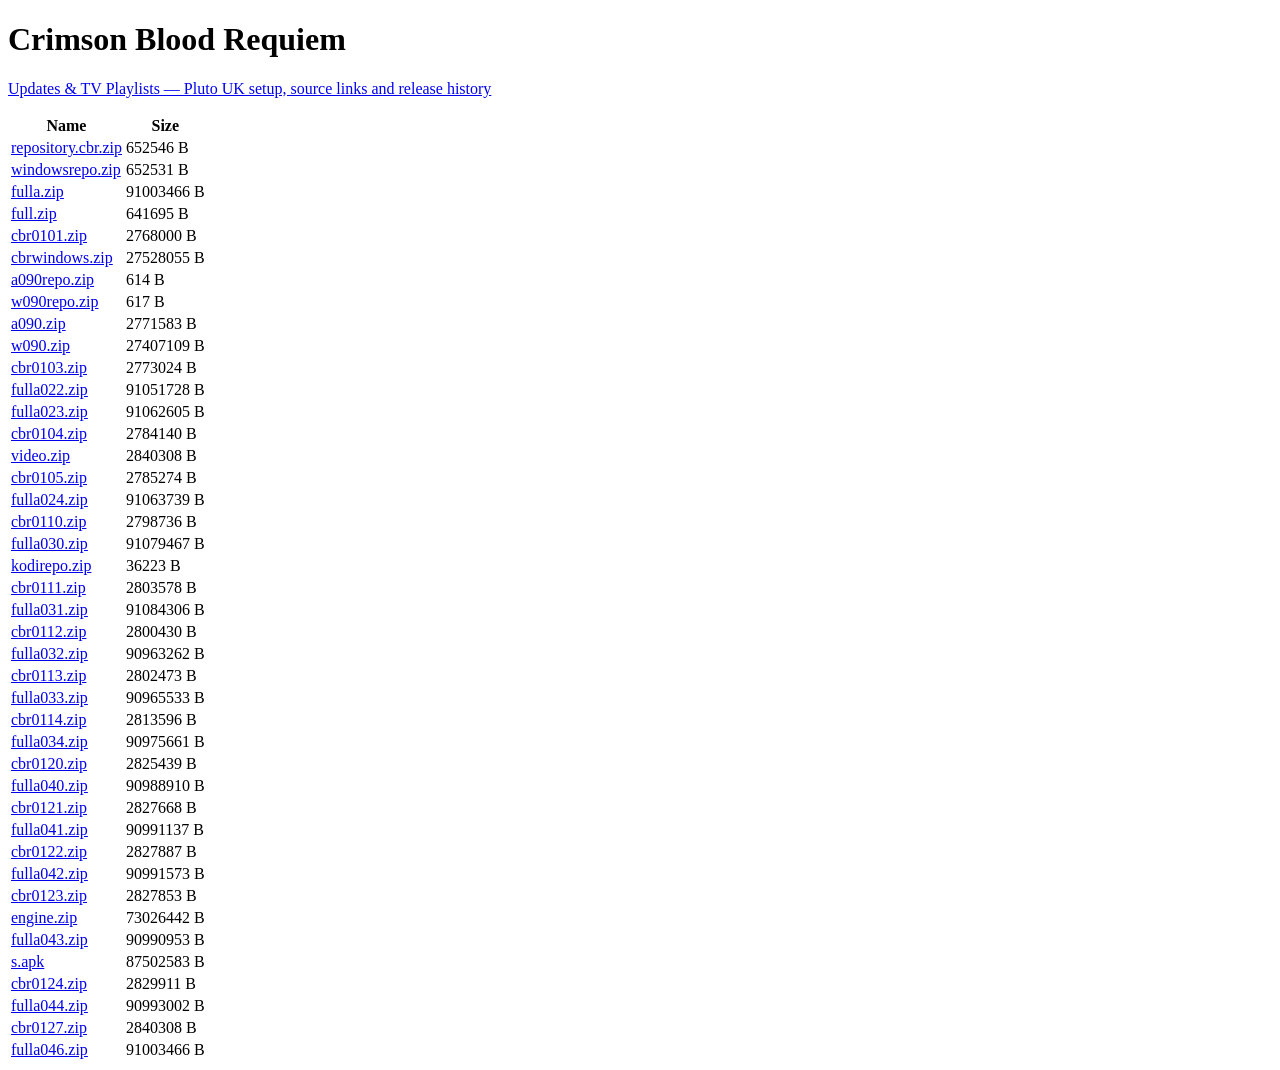
<file: index.html>
<!doctype html><html lang="en"><head><meta charset="utf-8"><title>CBR Kodi repository</title></head>
<body><h1>Crimson Blood Requiem</h1><p><a href="website/updates.html">Updates &amp; TV Playlists — Pluto UK setup, source links and release history</a></p><table><tr><th>Name</th><th>Size</th></tr>
<tr><td><a href="repository.cbr.zip">repository.cbr.zip</a></td><td>652546 B</td></tr>
<tr><td><a href="windowsrepo.zip">windowsrepo.zip</a></td><td>652531 B</td></tr>
<tr><td><a href="fulla.zip">fulla.zip</a></td><td>91003466 B</td></tr>
<tr><td><a href="full.zip">full.zip</a></td><td>641695 B</td></tr>
<tr><td><a href="cbr0101.zip">cbr0101.zip</a></td><td>2768000 B</td></tr>
<tr><td><a href="cbrwindows.zip">cbrwindows.zip</a></td><td>27528055 B</td></tr>
<tr><td><a href="a090repo.zip">a090repo.zip</a></td><td>614 B</td></tr>
<tr><td><a href="w090repo.zip">w090repo.zip</a></td><td>617 B</td></tr>
<tr><td><a href="a090.zip">a090.zip</a></td><td>2771583 B</td></tr>
<tr><td><a href="w090.zip">w090.zip</a></td><td>27407109 B</td></tr>
<tr><td><a href="cbr0103.zip">cbr0103.zip</a></td><td>2773024 B</td></tr>
<tr><td><a href="fulla022.zip">fulla022.zip</a></td><td>91051728 B</td></tr>
<tr><td><a href="fulla023.zip">fulla023.zip</a></td><td>91062605 B</td></tr>
<tr><td><a href="cbr0104.zip">cbr0104.zip</a></td><td>2784140 B</td></tr>
<tr><td><a href="video.zip">video.zip</a></td><td>2840308 B</td></tr>
<tr><td><a href="cbr0105.zip">cbr0105.zip</a></td><td>2785274 B</td></tr>
<tr><td><a href="fulla024.zip">fulla024.zip</a></td><td>91063739 B</td></tr>
<tr><td><a href="cbr0110.zip">cbr0110.zip</a></td><td>2798736 B</td></tr>
<tr><td><a href="fulla030.zip">fulla030.zip</a></td><td>91079467 B</td></tr>
<tr><td><a href="kodirepo.zip">kodirepo.zip</a></td><td>36223 B</td></tr>
<tr><td><a href="cbr0111.zip">cbr0111.zip</a></td><td>2803578 B</td></tr>
<tr><td><a href="fulla031.zip">fulla031.zip</a></td><td>91084306 B</td></tr>
<tr><td><a href="cbr0112.zip">cbr0112.zip</a></td><td>2800430 B</td></tr>
<tr><td><a href="fulla032.zip">fulla032.zip</a></td><td>90963262 B</td></tr>
<tr><td><a href="cbr0113.zip">cbr0113.zip</a></td><td>2802473 B</td></tr>
<tr><td><a href="fulla033.zip">fulla033.zip</a></td><td>90965533 B</td></tr>
<tr><td><a href="cbr0114.zip">cbr0114.zip</a></td><td>2813596 B</td></tr>
<tr><td><a href="fulla034.zip">fulla034.zip</a></td><td>90975661 B</td></tr>
<tr><td><a href="cbr0120.zip">cbr0120.zip</a></td><td>2825439 B</td></tr>
<tr><td><a href="fulla040.zip">fulla040.zip</a></td><td>90988910 B</td></tr>
<tr><td><a href="cbr0121.zip">cbr0121.zip</a></td><td>2827668 B</td></tr>
<tr><td><a href="fulla041.zip">fulla041.zip</a></td><td>90991137 B</td></tr>
<tr><td><a href="cbr0122.zip">cbr0122.zip</a></td><td>2827887 B</td></tr>
<tr><td><a href="fulla042.zip">fulla042.zip</a></td><td>90991573 B</td></tr>
<tr><td><a href="cbr0123.zip">cbr0123.zip</a></td><td>2827853 B</td></tr>
<tr><td><a href="engine.zip">engine.zip</a></td><td>73026442 B</td></tr>
<tr><td><a href="fulla043.zip">fulla043.zip</a></td><td>90990953 B</td></tr>
<tr><td><a href="s.apk">s.apk</a></td><td>87502583 B</td></tr>
<tr><td><a href="cbr0124.zip">cbr0124.zip</a></td><td>2829911 B</td></tr>
<tr><td><a href="fulla044.zip">fulla044.zip</a></td><td>90993002 B</td></tr>
<tr><td><a href="cbr0127.zip">cbr0127.zip</a></td><td>2840308 B</td></tr>
<tr><td><a href="fulla046.zip">fulla046.zip</a></td><td>91003466 B</td></tr>
</table></body></html>
</file>
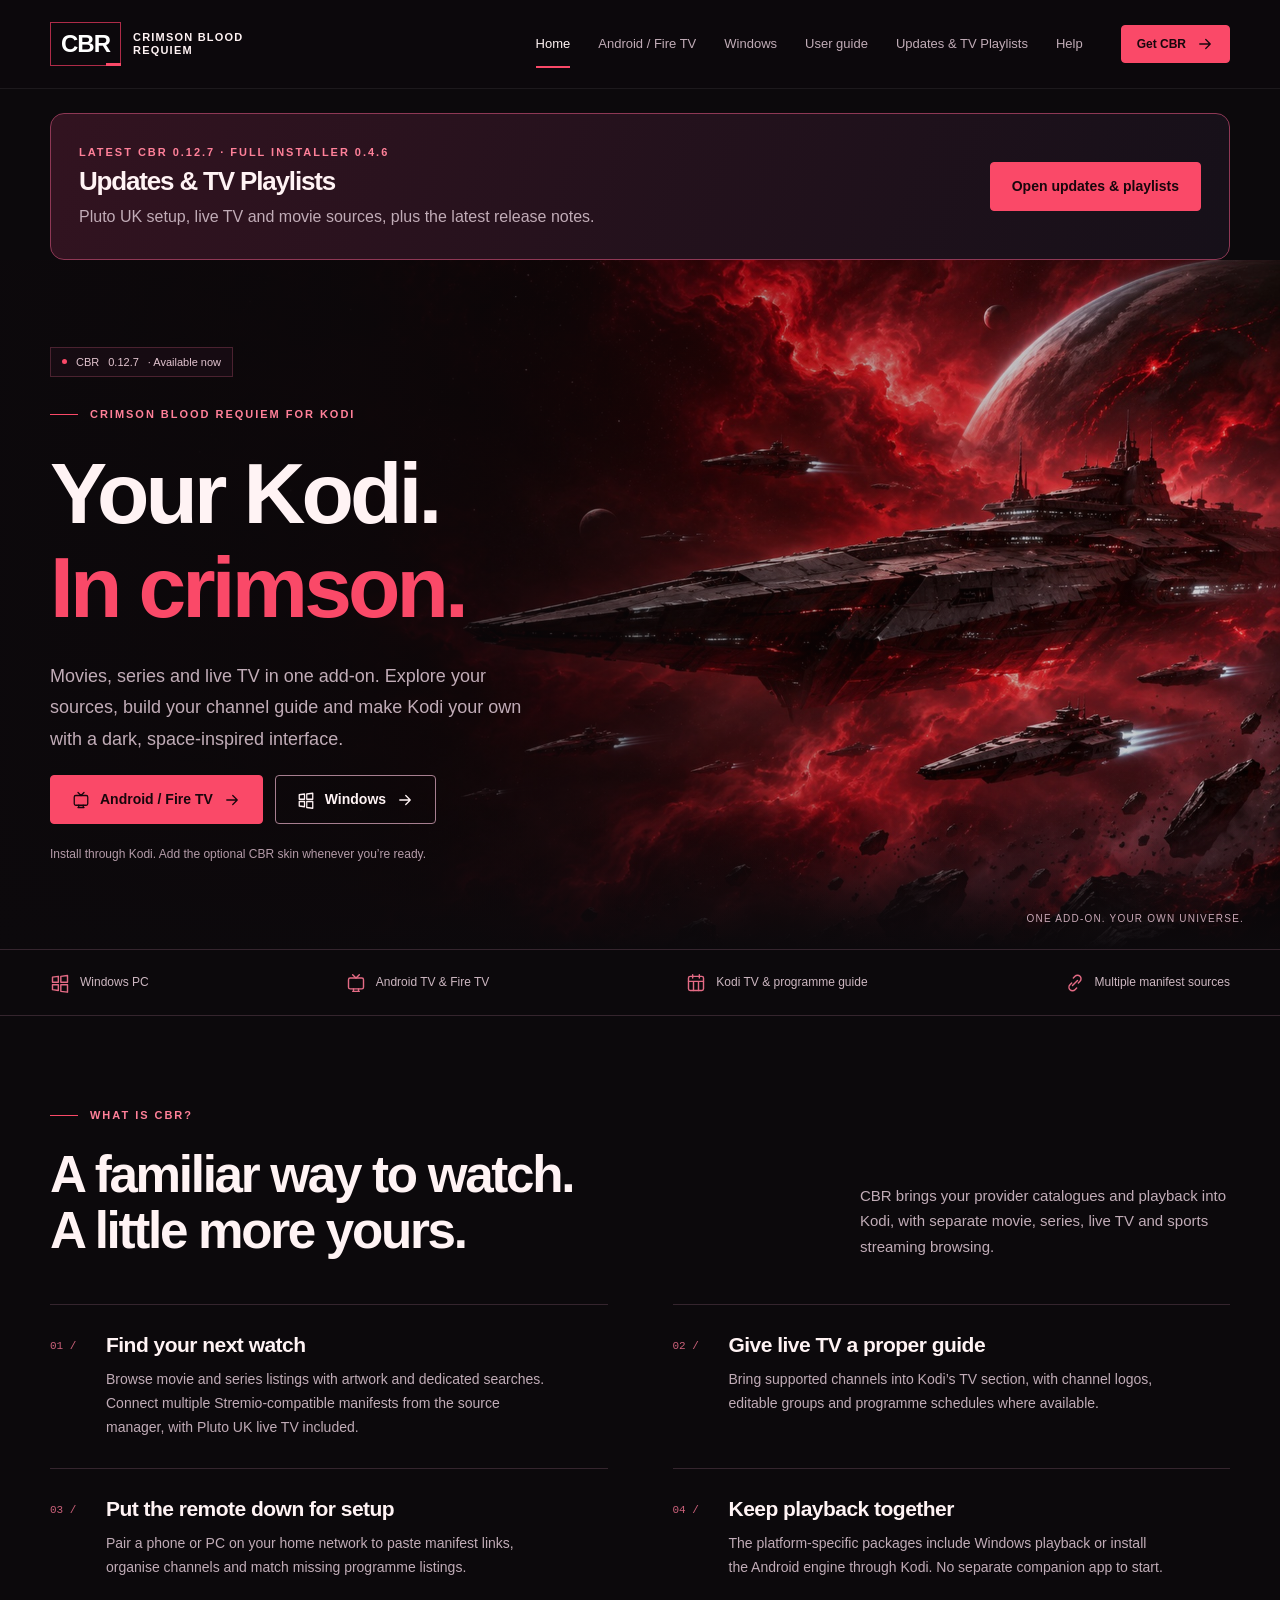
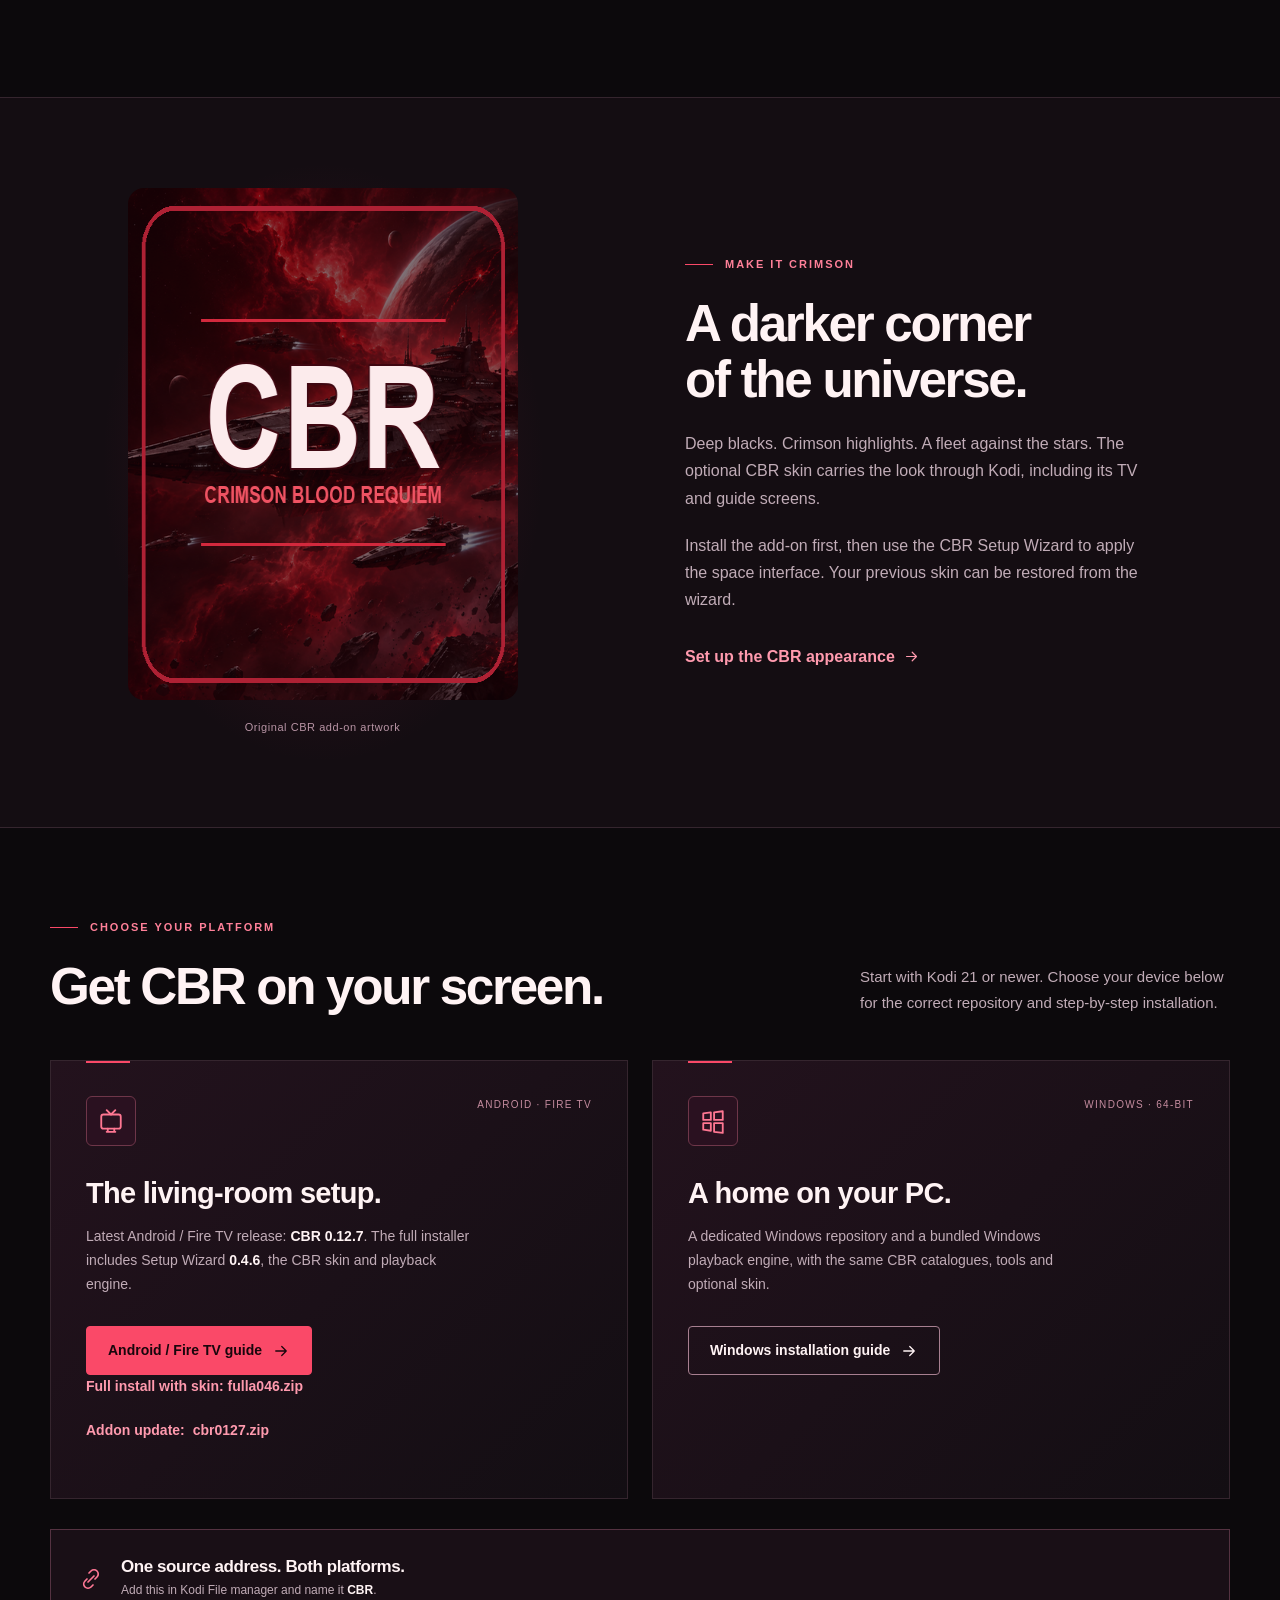
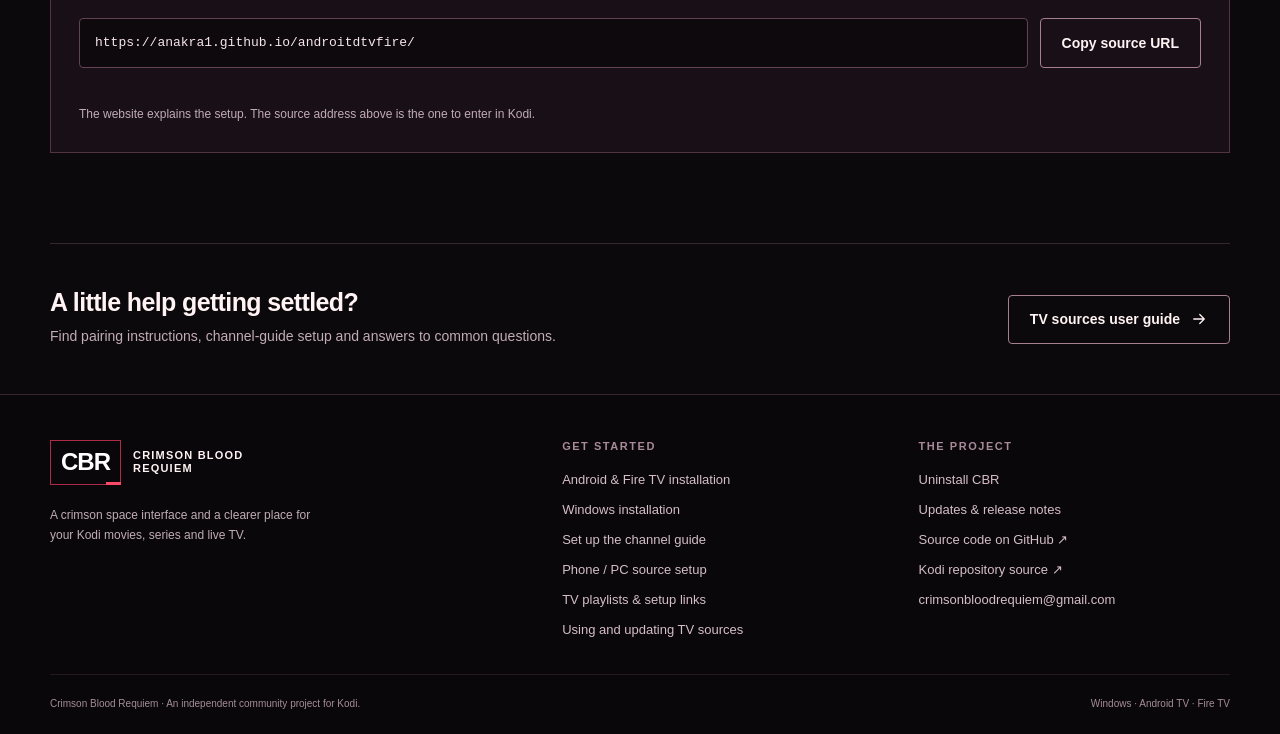
<file: website/index.html>
<!doctype html>
<html lang="en-GB"><head><meta charset="utf-8"><meta name="viewport" content="width=device-width,initial-scale=1">
<title>CBR for Kodi — Windows, Android &amp; Fire TV | Crimson Blood Requiem</title><meta name="description" content="Meet Crimson Blood Requiem: movie, series and live TV browsing for Kodi, with a crimson space skin and separate Windows and Android install guides.">
<meta name="theme-color" content="#10090e"><link rel="canonical" href="https://anakra1.github.io/androitdtvfire/website/">
<meta property="og:type" content="website"><meta property="og:title" content="CBR for Kodi — Windows, Android &amp; Fire TV | CBR"><meta property="og:description" content="Meet Crimson Blood Requiem: movie, series and live TV browsing for Kodi, with a crimson space skin and separate Windows and Android install guides."><meta property="og:image" content="https://anakra1.github.io/androitdtvfire/website/assets/crimson-fleet.jpg"><meta property="og:url" content="https://anakra1.github.io/androitdtvfire/website/">
<link rel="icon" type="image/png" href="assets/cbr-icon.png"><link rel="stylesheet" href="assets/site.css"><script src="assets/site.js" defer></script></head>
<body><a class="skip-link" href="#main">Skip to content</a><header class="site-header"><div class="wrap header-inner"><a class="brand" href="index.html" aria-label="Crimson Blood Requiem home"><span class="brand-mark">CBR</span><span class="brand-name">Crimson Blood<br>Requiem</span></a><nav class="main-nav" aria-label="Main navigation"><a href="index.html" aria-current="page">Home</a><a href="android.html">Android / Fire TV</a><a href="windows.html">Windows</a><a href="guide.html">User guide</a><a href="updates.html">Updates &amp; TV Playlists</a><a href="help.html">Help</a></nav><div class="header-cta"><a class="button primary small" href="index.html#install">Get CBR <svg viewBox="0 0 24 24" aria-hidden="true"><path d="M5 12h14m-6-6 6 6-6 6"/></svg></a></div></div></header>
<main id="main"><section id="updates-playlists-banner" class="wrap updates-banner"><div><p class="eyebrow">Latest CBR 0.12.7 · Full installer 0.4.6</p><h2>Updates &amp; TV Playlists</h2><p>Pluto UK setup, live TV and movie sources, plus the latest release notes.</p></div><a class="button primary" href="updates.html">Open updates &amp; playlists</a></section>
<section class="hero"><img class="hero-art" src="assets/crimson-fleet.jpg" alt="A fleet of dark spacecraft beneath a crimson nebula and a glowing planet" width="1920" height="1080" fetchpriority="high"><div class="wrap hero-content"><div class="hero-copy"><div class="release-tag">CBR <span data-version="android">0.12.7</span> · Available now</div><p class="eyebrow kicker">Crimson Blood Requiem for Kodi</p><h1>Your Kodi.<span class="accent">In crimson.</span></h1><p class="lead">Movies, series and live TV in one add-on. Explore your sources, build your channel guide and make Kodi your own with a dark, space-inspired interface.</p><div class="actions"><a class="button primary" href="android.html"><svg viewBox="0 0 24 24" aria-hidden="true"><rect x="3" y="6" width="18" height="13" rx="2"/><path d="m8 2 4 4 4-4m-7 17v3m6-3v3M8 22h8"/></svg> Android / Fire TV <svg viewBox="0 0 24 24" aria-hidden="true"><path d="M5 12h14m-6-6 6 6-6 6"/></svg></a><a class="button" href="windows.html"><svg viewBox="0 0 24 24" aria-hidden="true"><path d="m3 5 7-1v7H3zm10-1 8-1v8h-8zM3 14h7v7l-7-1zm10 0h8v9l-8-1z"/></svg> Windows <svg viewBox="0 0 24 24" aria-hidden="true"><path d="M5 12h14m-6-6 6 6-6 6"/></svg></a></div><p class="hero-note">Install through Kodi. Add the optional CBR skin whenever you’re ready.</p></div></div><span class="hero-foot">One add-on. Your own universe.</span></section>
<div class="compat-strip"><div class="wrap compat-inner"><span><svg viewBox="0 0 24 24" aria-hidden="true"><path d="m3 5 7-1v7H3zm10-1 8-1v8h-8zM3 14h7v7l-7-1zm10 0h8v9l-8-1z"/></svg> Windows PC</span><span><svg viewBox="0 0 24 24" aria-hidden="true"><rect x="3" y="6" width="18" height="13" rx="2"/><path d="m8 2 4 4 4-4m-7 17v3m6-3v3M8 22h8"/></svg> Android TV & Fire TV</span><span><svg viewBox="0 0 24 24" aria-hidden="true"><rect x="3" y="4" width="18" height="17" rx="2"/><path d="M3 10h18M9 10v11M15 10v11M8 2v4m8-4v4"/></svg> Kodi TV & programme guide</span><span><svg viewBox="0 0 24 24" aria-hidden="true"><path d="M9 15l6-6m-7 3-2 2a4 4 0 0 0 6 6l2-2m-4-12 2-2a4 4 0 0 1 6 6l-2 2"/></svg> Multiple manifest sources</span></div></div>
<section class="section wrap" id="features"><div class="section-heading"><div><p class="eyebrow kicker">What is CBR?</p><h2>A familiar way to watch.<br>A little more yours.</h2></div><p>CBR brings your provider catalogues and playback into Kodi, with separate movie, series, live TV and sports streaming browsing.</p></div><div class="feature-grid"><article class="feature"><span>01 /</span><div><h3>Find your next watch</h3><p>Browse movie and series listings with artwork and dedicated searches. Connect multiple Stremio-compatible manifests from the source manager, with Pluto UK live TV included.</p></div></article><article class="feature"><span>02 /</span><div><h3>Give live TV a proper guide</h3><p>Bring supported channels into Kodi’s TV section, with channel logos, editable groups and programme schedules where available.</p></div></article><article class="feature"><span>03 /</span><div><h3>Put the remote down for setup</h3><p>Pair a phone or PC on your home network to paste manifest links, organise channels and match missing programme listings.</p></div></article><article class="feature"><span>04 /</span><div><h3>Keep playback together</h3><p>The platform-specific packages include Windows playback or install the Android engine through Kodi. No separate companion app to start.</p></div></article></div></section>
<section class="look-section"><div class="wrap section look-grid"><div class="art-panel"><img src="assets/cbr-icon.png" alt="CBR Crimson Blood Requiem add-on artwork featuring the crimson space fleet" width="512" height="512" loading="lazy"><p class="art-caption">Original CBR add-on artwork</p></div><div class="look-copy"><p class="eyebrow kicker">Make it Crimson</p><h2>A darker corner<br>of the universe.</h2><p>Deep blacks. Crimson highlights. A fleet against the stars. The optional CBR skin carries the look through Kodi, including its TV and guide screens.</p><p>Install the add-on first, then use the CBR Setup Wizard to apply the space interface. Your previous skin can be restored from the wizard.</p><a class="text-link" href="help.html#skin">Set up the CBR appearance <svg viewBox="0 0 24 24" aria-hidden="true"><path d="M5 12h14m-6-6 6 6-6 6"/></svg></a></div></div></section>
<section class="section wrap" id="install"><div class="section-heading"><div><p class="eyebrow kicker">Choose your platform</p><h2>Get CBR on your screen.</h2></div><p>Start with Kodi 21 or newer. Choose your device below for the correct repository and step-by-step installation.</p></div><div class="downloads"><article class="download-card"><div class="card-top"><div class="device-icon"><svg viewBox="0 0 24 24" aria-hidden="true"><rect x="3" y="6" width="18" height="13" rx="2"/><path d="m8 2 4 4 4-4m-7 17v3m6-3v3M8 22h8"/></svg></div><span class="card-label">Android · Fire TV</span></div><h3>The living-room setup.</h3><p>Latest Android / Fire TV release: <strong>CBR 0.12.7</strong>. The full installer includes Setup Wizard <strong>0.4.6</strong>, the CBR skin and playback engine.</p><a class="button primary" href="android.html">Android / Fire TV guide <svg viewBox="0 0 24 24" aria-hidden="true"><path d="M5 12h14m-6-6 6 6-6 6"/></svg></a><p><a class="text-link" href="../fulla046.zip" download>Full install with skin: fulla046.zip</a></p><p><a class="text-link" href="../cbr0127.zip" data-android-update download>Addon update: <span data-update-name>cbr0127.zip</span></a></p></article><article class="download-card"><div class="card-top"><div class="device-icon"><svg viewBox="0 0 24 24" aria-hidden="true"><path d="m3 5 7-1v7H3zm10-1 8-1v8h-8zM3 14h7v7l-7-1zm10 0h8v9l-8-1z"/></svg></div><span class="card-label">Windows · 64-bit</span></div><h3>A home on your PC.</h3><p>A dedicated Windows repository and a bundled Windows playback engine, with the same CBR catalogues, tools and optional skin.</p><a class="button" href="windows.html">Windows installation guide <svg viewBox="0 0 24 24" aria-hidden="true"><path d="M5 12h14m-6-6 6 6-6 6"/></svg></a></article></div><div class="source-panel"><div class="source-heading"><svg viewBox="0 0 24 24" aria-hidden="true"><path d="M9 15l6-6m-7 3-2 2a4 4 0 0 0 6 6l2-2m-4-12 2-2a4 4 0 0 1 6 6l-2 2"/></svg><div><h3>One source address. Both platforms.</h3><p>Add this in Kodi File manager and name it <strong>CBR</strong>.</p></div></div>
    <div class="copy-row"><input id="source-url" aria-label="Kodi source URL" readonly value="https://anakra1.github.io/androitdtvfire/" spellcheck="false"><button class="button" type="button" data-copy="source-url" data-status="source-url-status">Copy source URL</button></div>
    <p class="copy-status" id="source-url-status" role="status" aria-live="polite"></p><p class="source-note">The website explains the setup. The source address above is the one to enter in Kodi.</p></div></section>
<section class="wrap help-banner"><div><h3>A little help getting settled?</h3><p>Find pairing instructions, channel-guide setup and answers to common questions.</p></div><a class="button" href="guide.html">TV sources user guide <svg viewBox="0 0 24 24" aria-hidden="true"><path d="M5 12h14m-6-6 6 6-6 6"/></svg></a></section></main>
<footer class="site-footer"><div class="wrap"><div class="footer-grid"><div class="footer-brand"><a class="brand" href="index.html"><span class="brand-mark">CBR</span><span class="brand-name">Crimson Blood<br>Requiem</span></a><p>A crimson space interface and a clearer place for your Kodi movies, series and live TV.</p></div><div class="footer-links"><h3>Get started</h3><a href="android.html">Android & Fire TV installation</a><a href="windows.html">Windows installation</a><a href="help.html#tv-guide">Set up the channel guide</a><a href="help.html#pairing">Phone / PC source setup</a><a href="updates.html#pluto-uk">TV playlists &amp; setup links</a><a href="guide.html">Using and updating TV sources</a></div><div class="footer-links"><h3>The project</h3><a href="help.html#removing-cbr">Uninstall CBR</a><a href="updates.html#updates">Updates &amp; release notes</a><a href="https://github.com/Anakra1/androitdtvfire">Source code on GitHub ↗</a><a href="../">Kodi repository source ↗</a><a href="mailto:crimsonbloodrequiem@gmail.com">crimsonbloodrequiem@gmail.com</a></div></div><div class="footer-bottom"><span>Crimson Blood Requiem · An independent community project for Kodi.</span><span>Windows · Android TV · Fire TV</span></div></div></footer></body></html>
</file>
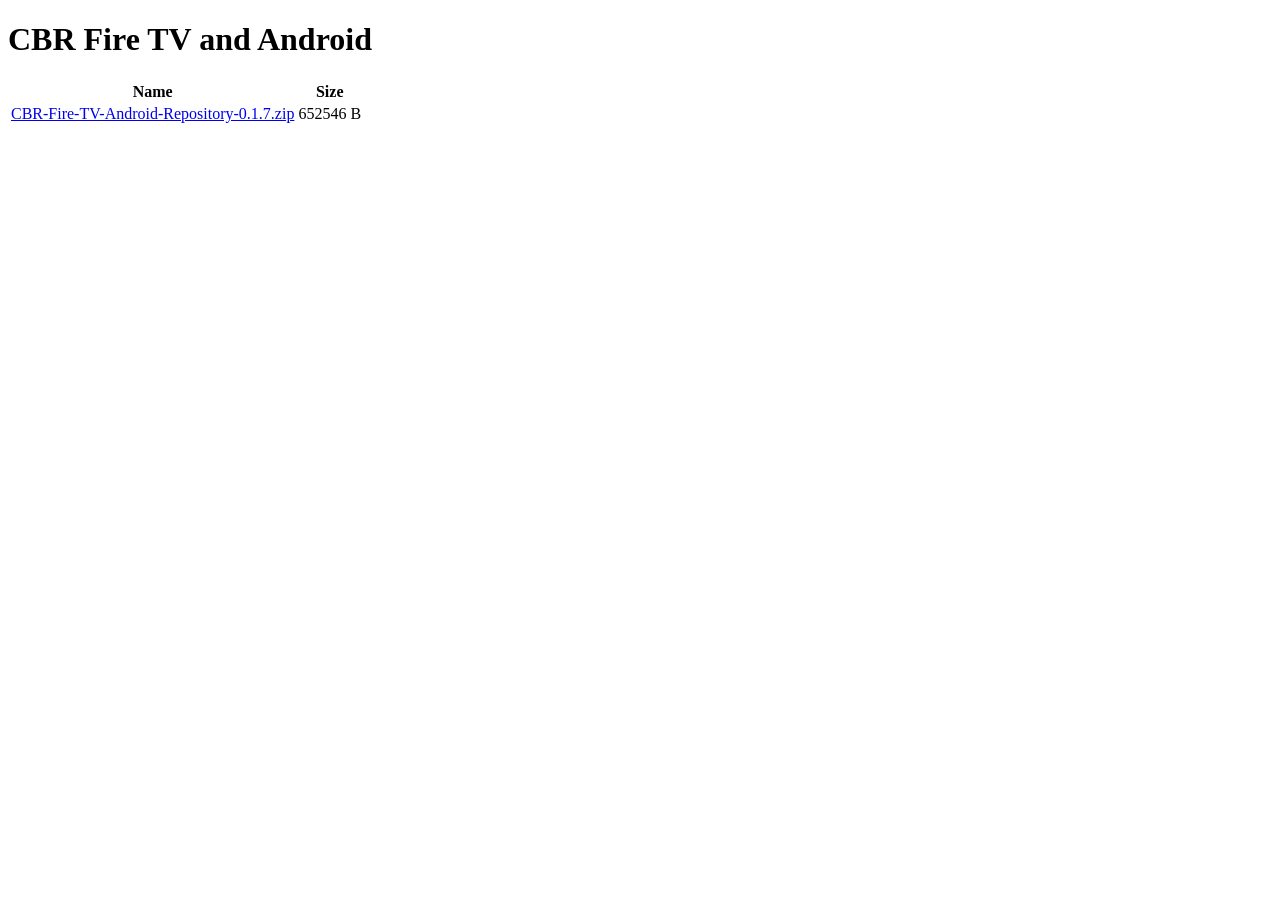
<file: downloads/Fire-TV-Android/index.html>
<!doctype html>
<html lang="en"><head><meta charset="utf-8"><title>CBR Fire TV and Android</title></head>
<body><h1>CBR Fire TV and Android</h1>
<table><tr><th>Name</th><th>Size</th></tr>
<tr><td><a href="CBR-Fire-TV-Android-Repository-0.1.7.zip">CBR-Fire-TV-Android-Repository-0.1.7.zip</a></td><td>652546 B</td></tr>
</table>
</body></html>
</file>
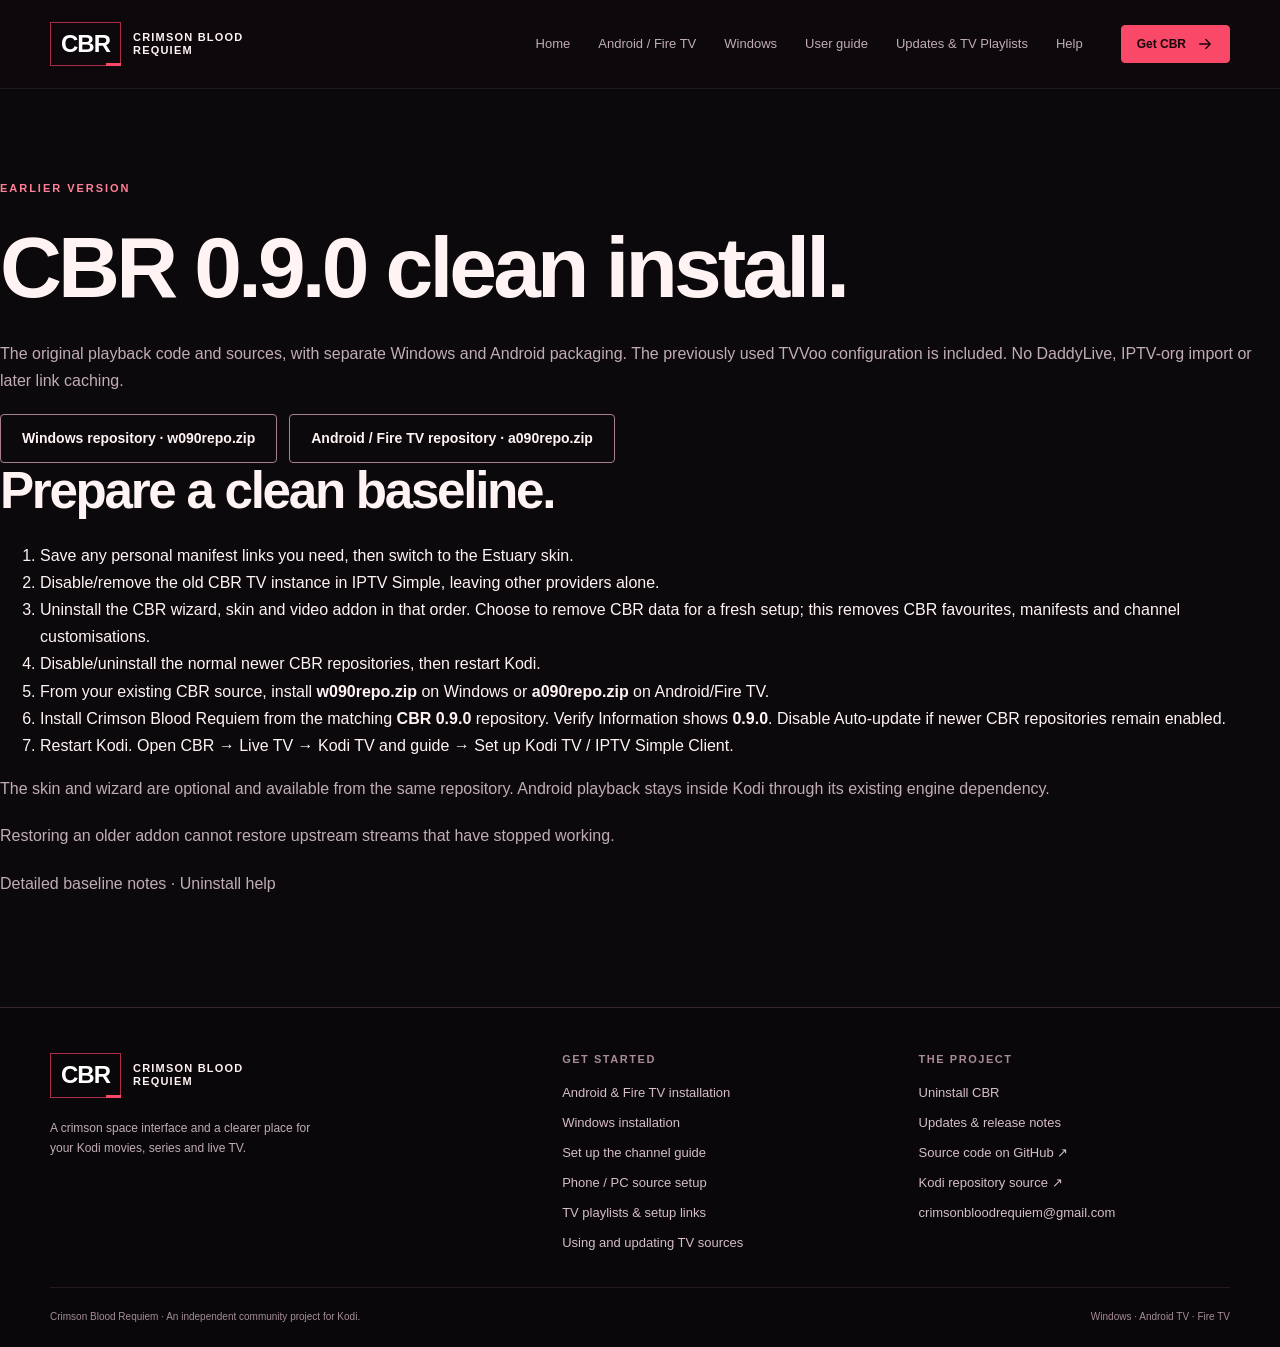
<file: website/090.html>
<!doctype html>
<html lang="en-GB"><head><meta charset="utf-8"><meta name="viewport" content="width=device-width,initial-scale=1">
<title>CBR 0.9.0 clean install | Crimson Blood Requiem</title><meta name="description" content="Frozen CBR 0.9.0 Windows and Android/Fire TV installation.">
<meta name="theme-color" content="#10090e"><link rel="canonical" href="https://anakra1.github.io/androitdtvfire/website/090.html">
<meta property="og:type" content="website"><meta property="og:title" content="CBR 0.9.0 clean install | CBR"><meta property="og:description" content="Frozen CBR 0.9.0 Windows and Android/Fire TV installation."><meta property="og:image" content="https://anakra1.github.io/androitdtvfire/website/assets/crimson-fleet.jpg"><meta property="og:url" content="https://anakra1.github.io/androitdtvfire/website/090.html">
<link rel="icon" type="image/png" href="assets/cbr-icon.png"><link rel="stylesheet" href="assets/site.css"><script src="assets/site.js" defer></script></head>
<body><a class="skip-link" href="#main">Skip to content</a><header class="site-header"><div class="wrap header-inner"><a class="brand" href="index.html" aria-label="Crimson Blood Requiem home"><span class="brand-mark">CBR</span><span class="brand-name">Crimson Blood<br>Requiem</span></a><nav class="main-nav" aria-label="Main navigation"><a href="index.html">Home</a><a href="android.html">Android / Fire TV</a><a href="windows.html">Windows</a><a href="guide.html">User guide</a><a href="updates.html">Updates &amp; TV Playlists</a><a href="help.html">Help</a></nav><div class="header-cta"><a class="button primary small" href="index.html#install">Get CBR <svg viewBox="0 0 24 24" aria-hidden="true"><path d="M5 12h14m-6-6 6 6-6 6"/></svg></a></div></div></header>
<main id="main"><section class="section"><p class="eyebrow">Earlier version</p><h1>CBR 0.9.0 clean install.</h1><p class="lead">The original playback code and sources, with separate Windows and Android packaging. The previously used TVVoo configuration is included. No DaddyLive, IPTV-org import or later link caching.</p><div class="actions"><a class="button" href="../w090repo.zip">Windows repository · w090repo.zip</a><a class="button" href="../a090repo.zip">Android / Fire TV repository · a090repo.zip</a></div><h2>Prepare a clean baseline.</h2><ol><li>Save any personal manifest links you need, then switch to the Estuary skin.</li><li>Disable/remove the old CBR TV instance in IPTV Simple, leaving other providers alone.</li><li>Uninstall the CBR wizard, skin and video addon in that order. Choose to remove CBR data for a fresh setup; this removes CBR favourites, manifests and channel customisations.</li><li>Disable/uninstall the normal newer CBR repositories, then restart Kodi.</li><li>From your existing CBR source, install <strong>w090repo.zip</strong> on Windows or <strong>a090repo.zip</strong> on Android/Fire TV.</li><li>Install Crimson Blood Requiem from the matching <strong>CBR 0.9.0</strong> repository. Verify Information shows <strong>0.9.0</strong>. Disable Auto-update if newer CBR repositories remain enabled.</li><li>Restart Kodi. Open CBR → Live TV → Kodi TV and guide → Set up Kodi TV / IPTV Simple Client.</li></ol><p>The skin and wizard are optional and available from the same repository. Android playback stays inside Kodi through its existing engine dependency.</p><p>Restoring an older addon cannot restore upstream streams that have stopped working.</p><p><a href="../090/README.md">Detailed baseline notes</a> · <a href="help.html#removing-cbr">Uninstall help</a></p></section></main>
<footer class="site-footer"><div class="wrap"><div class="footer-grid"><div class="footer-brand"><a class="brand" href="index.html"><span class="brand-mark">CBR</span><span class="brand-name">Crimson Blood<br>Requiem</span></a><p>A crimson space interface and a clearer place for your Kodi movies, series and live TV.</p></div><div class="footer-links"><h3>Get started</h3><a href="android.html">Android & Fire TV installation</a><a href="windows.html">Windows installation</a><a href="help.html#tv-guide">Set up the channel guide</a><a href="help.html#pairing">Phone / PC source setup</a><a href="updates.html#pluto-uk">TV playlists &amp; setup links</a><a href="guide.html">Using and updating TV sources</a></div><div class="footer-links"><h3>The project</h3><a href="help.html#removing-cbr">Uninstall CBR</a><a href="updates.html#updates">Updates &amp; release notes</a><a href="https://github.com/Anakra1/androitdtvfire">Source code on GitHub ↗</a><a href="../">Kodi repository source ↗</a><a href="mailto:crimsonbloodrequiem@gmail.com">crimsonbloodrequiem@gmail.com</a></div></div><div class="footer-bottom"><span>Crimson Blood Requiem · An independent community project for Kodi.</span><span>Windows · Android TV · Fire TV</span></div></div></footer></body></html>
</file>
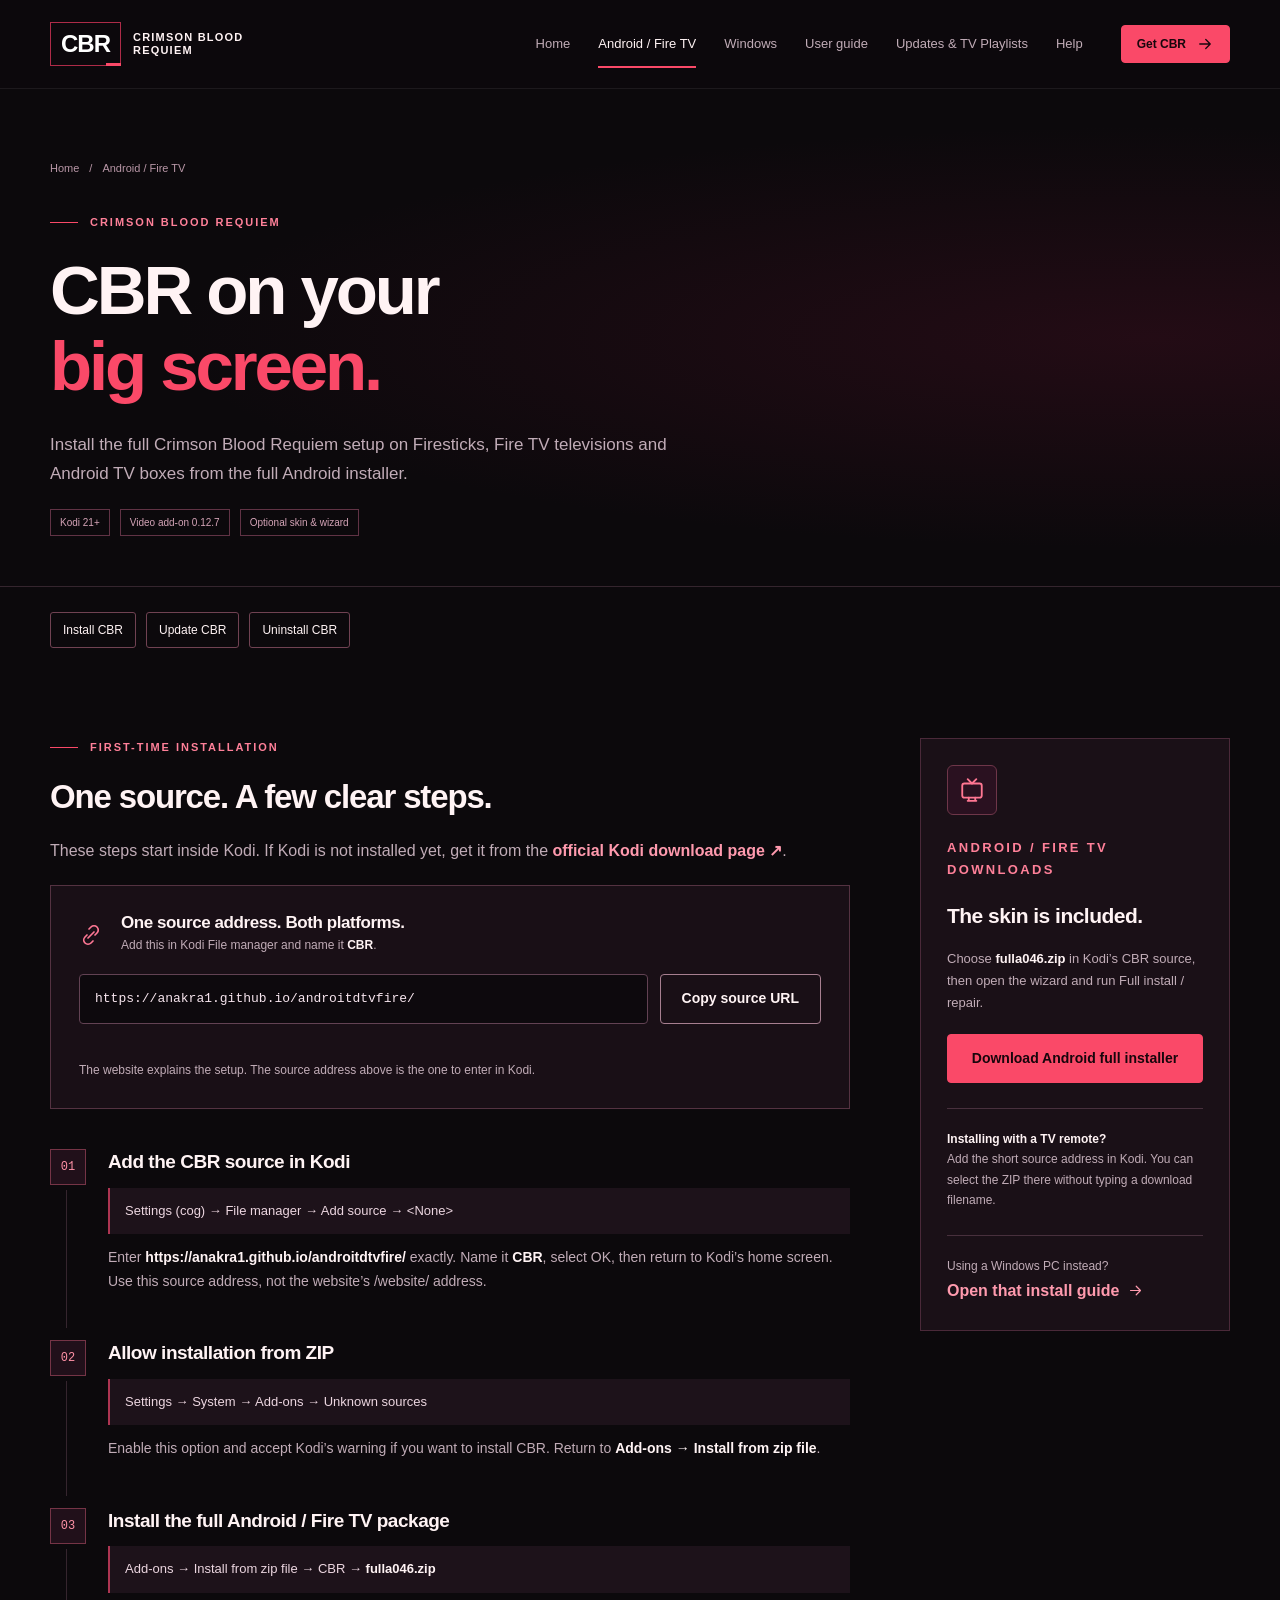
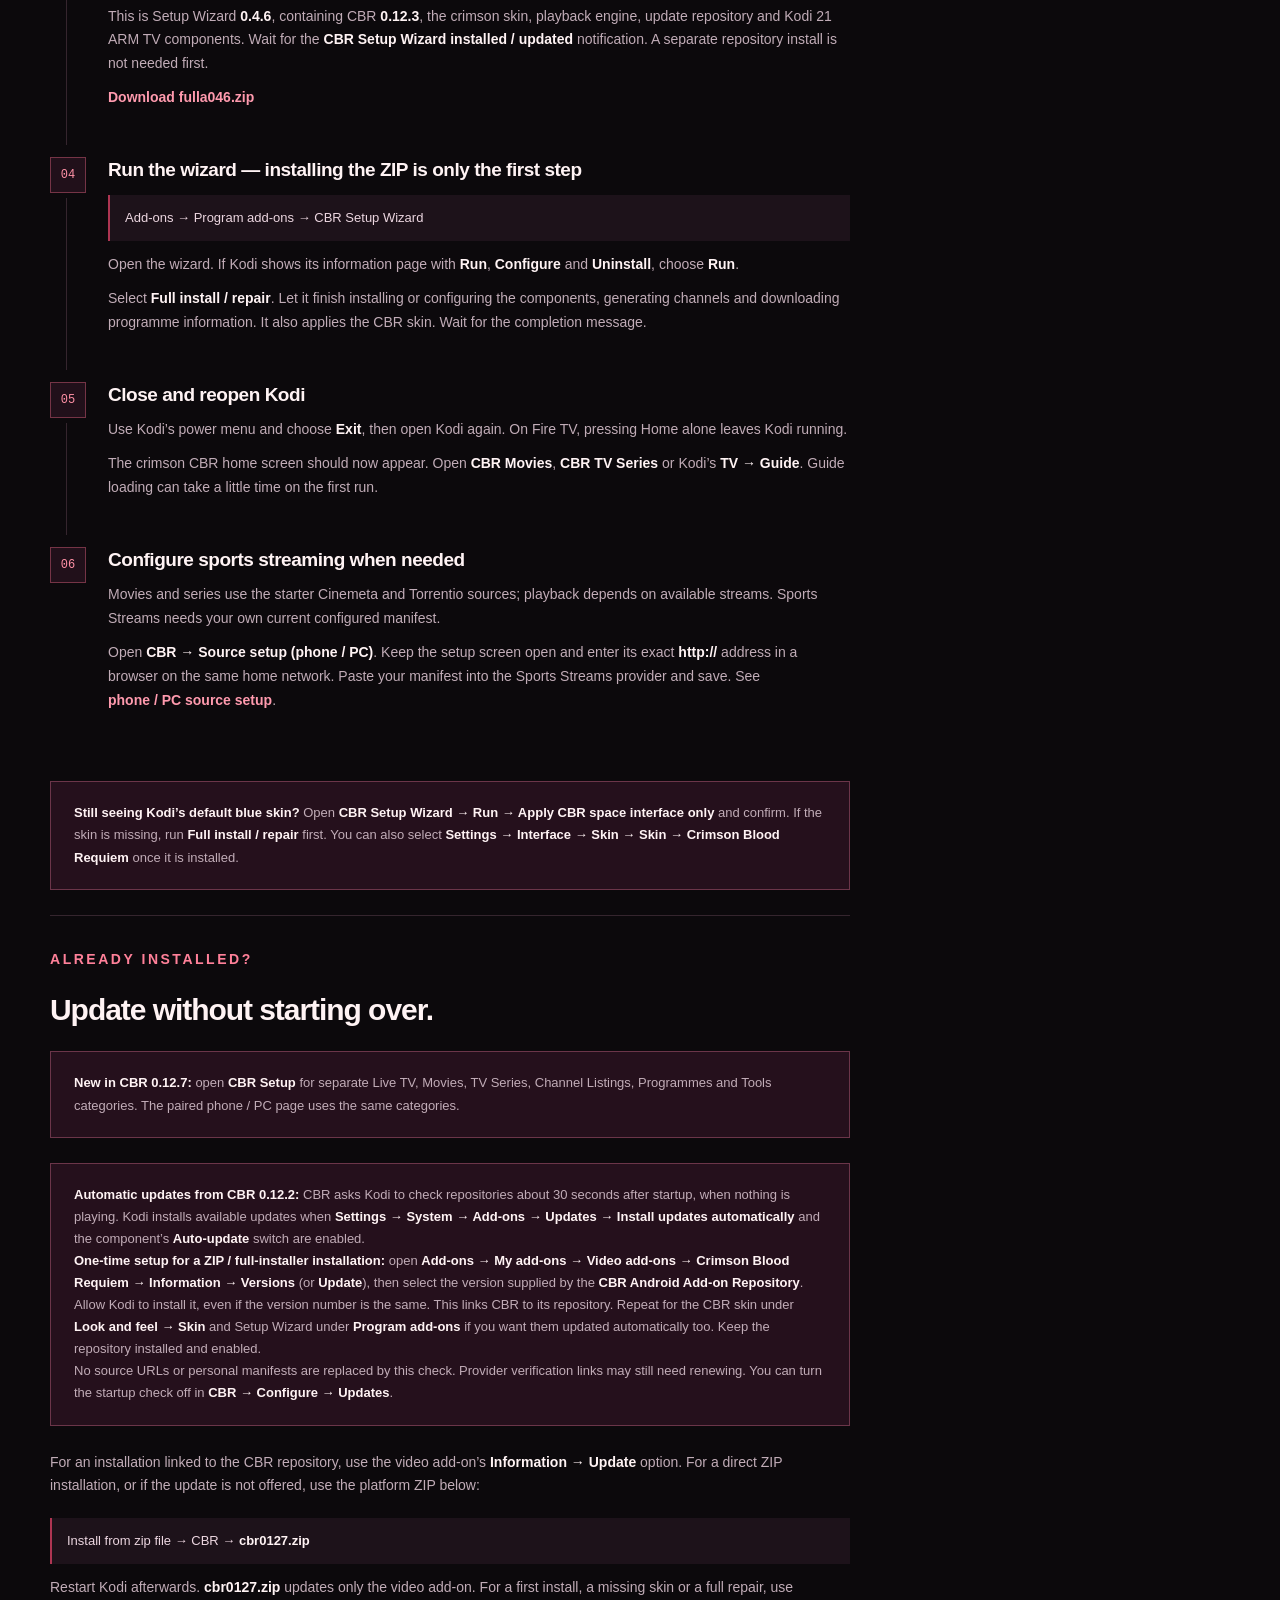
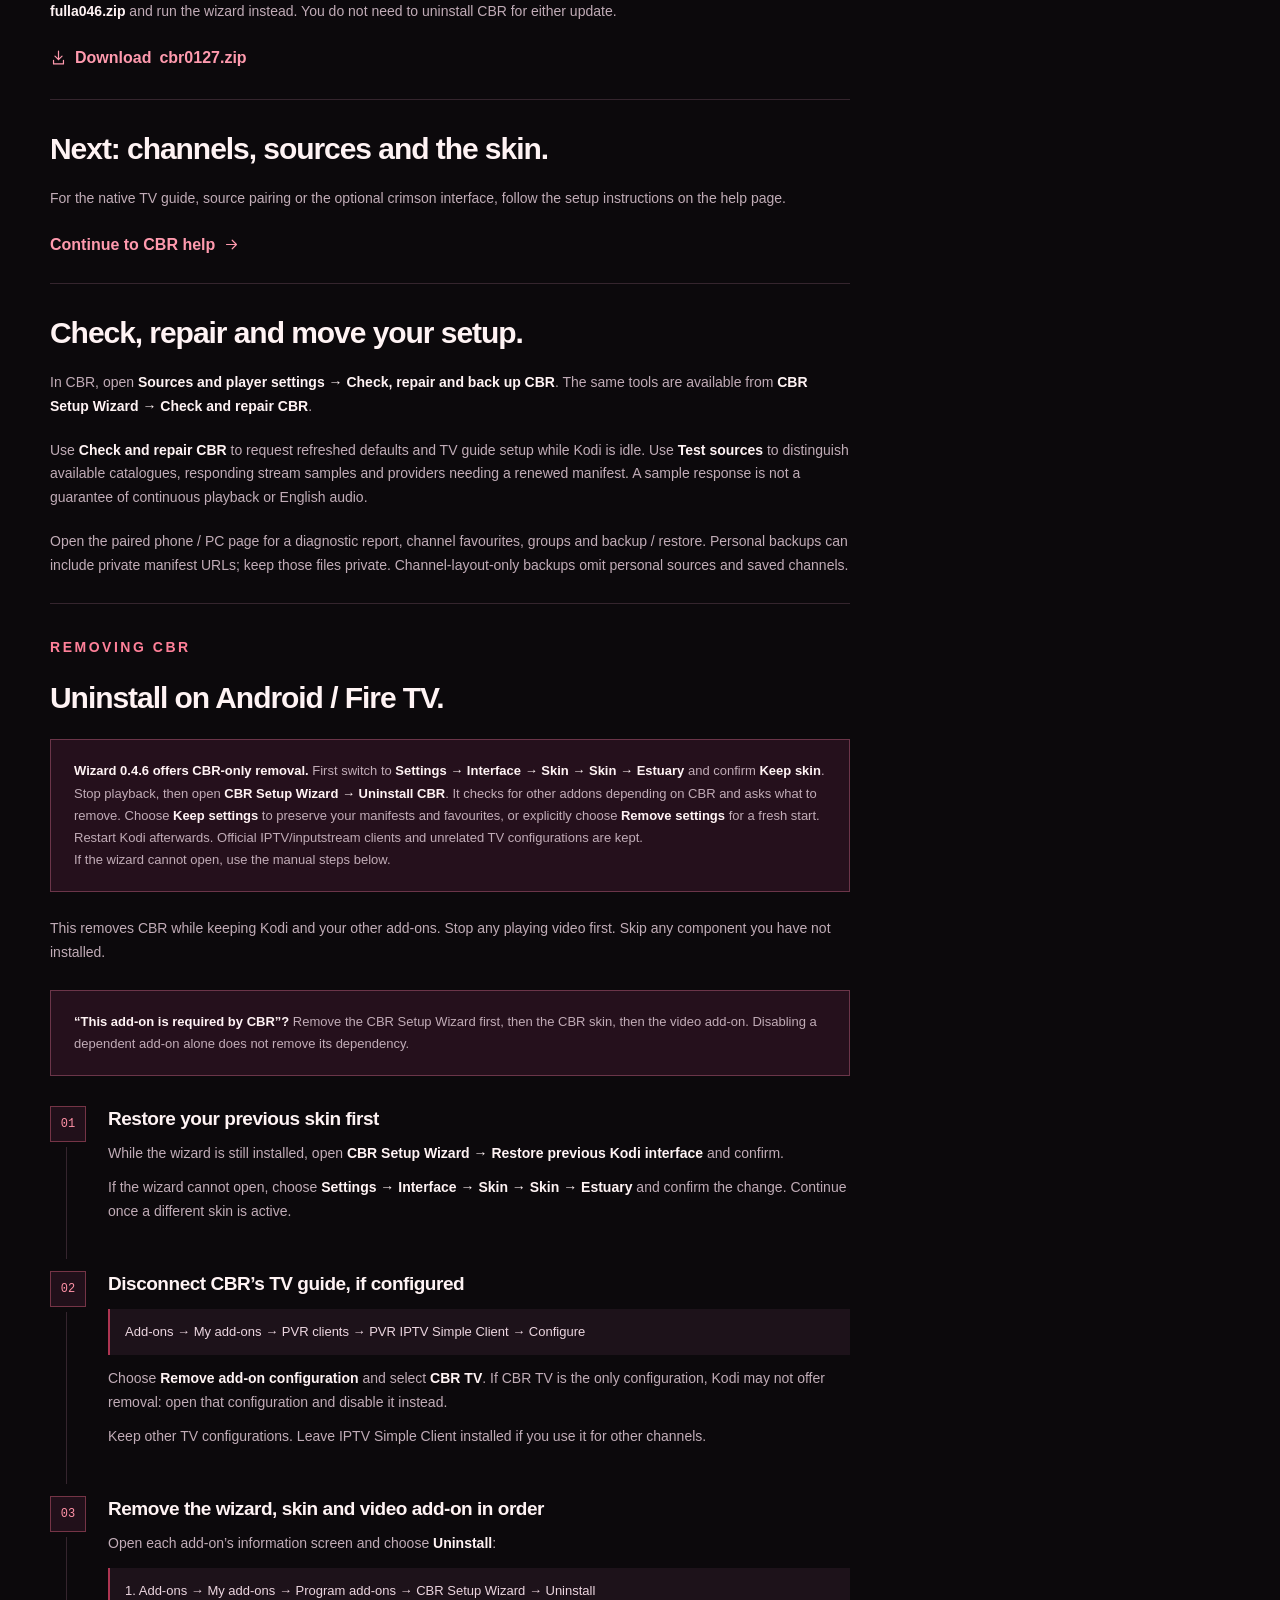
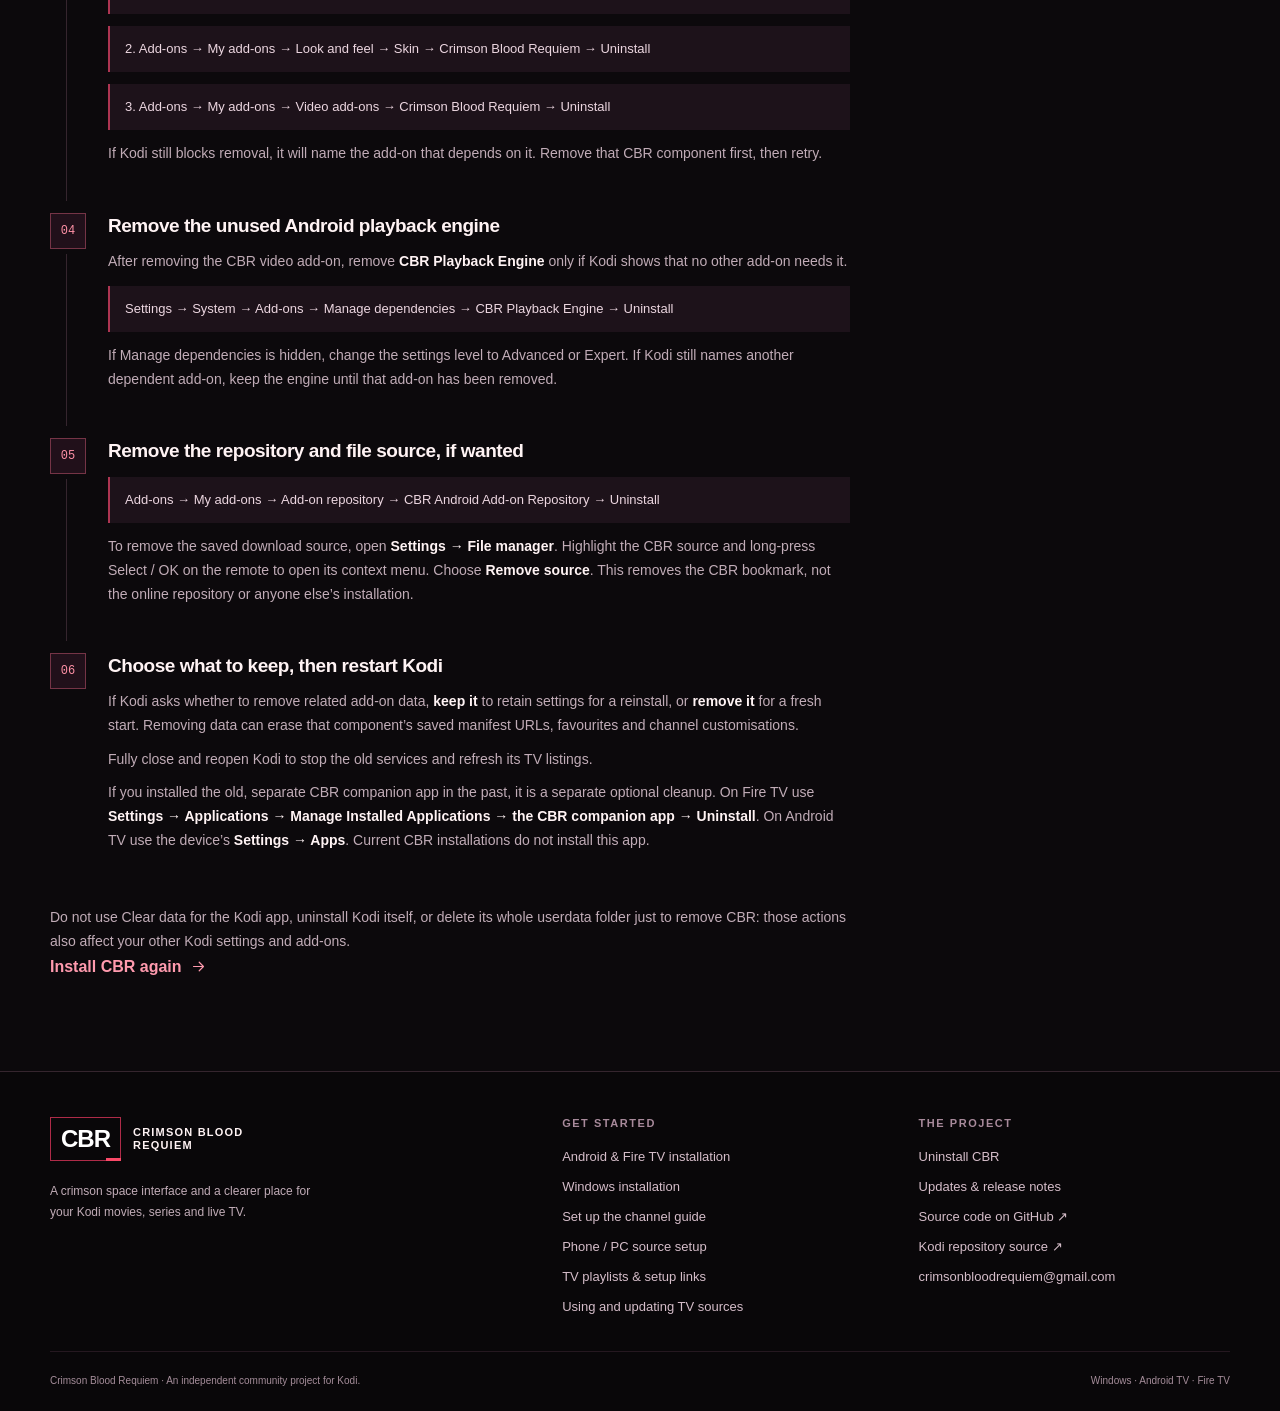
<file: website/android.html>
<!doctype html>
<html lang="en-GB"><head><meta charset="utf-8"><meta name="viewport" content="width=device-width,initial-scale=1">
<title>Android &amp; Fire TV install, update and uninstall guide | Crimson Blood Requiem</title><meta name="description" content="Install, update or uninstall Crimson Blood Requiem on Firestick, Fire TV and Android TV, including safe removal of the skin and playback dependency.">
<meta name="theme-color" content="#10090e"><link rel="canonical" href="https://anakra1.github.io/androitdtvfire/website/android.html">
<meta property="og:type" content="website"><meta property="og:title" content="Android &amp; Fire TV install, update and uninstall guide | CBR"><meta property="og:description" content="Install, update or uninstall Crimson Blood Requiem on Firestick, Fire TV and Android TV, including safe removal of the skin and playback dependency."><meta property="og:image" content="https://anakra1.github.io/androitdtvfire/website/assets/crimson-fleet.jpg"><meta property="og:url" content="https://anakra1.github.io/androitdtvfire/website/android.html">
<link rel="icon" type="image/png" href="assets/cbr-icon.png"><link rel="stylesheet" href="assets/site.css"><script src="assets/site.js" defer></script></head>
<body><a class="skip-link" href="#main">Skip to content</a><header class="site-header"><div class="wrap header-inner"><a class="brand" href="index.html" aria-label="Crimson Blood Requiem home"><span class="brand-mark">CBR</span><span class="brand-name">Crimson Blood<br>Requiem</span></a><nav class="main-nav" aria-label="Main navigation"><a href="index.html">Home</a><a href="android.html" aria-current="page">Android / Fire TV</a><a href="windows.html">Windows</a><a href="guide.html">User guide</a><a href="updates.html">Updates &amp; TV Playlists</a><a href="help.html">Help</a></nav><div class="header-cta"><a class="button primary small" href="index.html#install">Get CBR <svg viewBox="0 0 24 24" aria-hidden="true"><path d="M5 12h14m-6-6 6 6-6 6"/></svg></a></div></div></header>
<main id="main"><section class="page-hero"><div class="wrap"><div class="breadcrumbs"><a href="index.html">Home</a><span>/</span><span>Android / Fire TV</span></div><p class="eyebrow kicker">Crimson Blood Requiem</p><h1>CBR on your<br><span class="accent">big screen.</span></h1><p class="lead">Install the full Crimson Blood Requiem setup on Firesticks, Fire TV televisions and Android TV boxes from the full Android installer.</p><div class="pill-row"><span class="pill">Kodi 21+</span><span class="pill">Video add-on <span data-version="android">0.12.7</span></span><span class="pill">Optional skin & wizard</span></div></div></section><nav class="wrap jump-links" aria-label="Android / Fire TV guide sections"><a href="#installing">Install CBR</a><a href="#updating">Update CBR</a><a href="#uninstall">Uninstall CBR</a></nav><section class="section wrap guide-layout" id="installing"><div class="guide-body"><p class="eyebrow kicker">First-time installation</p><h2>One source. A few clear steps.</h2><p>These steps start inside Kodi. If Kodi is not installed yet, get it from the <a class="text-link" href="https://kodi.tv/download/">official Kodi download page ↗</a>.</p><div class="source-panel"><div class="source-heading"><svg viewBox="0 0 24 24" aria-hidden="true"><path d="M9 15l6-6m-7 3-2 2a4 4 0 0 0 6 6l2-2m-4-12 2-2a4 4 0 0 1 6 6l-2 2"/></svg><div><h3>One source address. Both platforms.</h3><p>Add this in Kodi File manager and name it <strong>CBR</strong>.</p></div></div>
    <div class="copy-row"><input id="install-source" aria-label="Kodi source URL" readonly value="https://anakra1.github.io/androitdtvfire/" spellcheck="false"><button class="button" type="button" data-copy="install-source" data-status="install-source-status">Copy source URL</button></div>
    <p class="copy-status" id="install-source-status" role="status" aria-live="polite"></p><p class="source-note">The website explains the setup. The source address above is the one to enter in Kodi.</p></div>
    <ol class="step-list"><li><h3>Add the CBR source in Kodi</h3><span class="path">Settings (cog) → File manager → Add source → &lt;None&gt;</span><p>Enter <strong>https://anakra1.github.io/androitdtvfire/</strong> exactly. Name it <strong>CBR</strong>, select OK, then return to Kodi’s home screen. Use this source address, not the website’s /website/ address.</p></li><li><h3>Allow installation from ZIP</h3><span class="path">Settings → System → Add-ons → Unknown sources</span><p>Enable this option and accept Kodi’s warning if you want to install CBR. Return to <strong>Add-ons → Install from zip file</strong>.</p></li><li><h3>Install the full Android / Fire TV package</h3><span class="path">Add-ons → Install from zip file → CBR → <strong>fulla046.zip</strong></span><p>This is Setup Wizard <strong>0.4.6</strong>, containing CBR <strong>0.12.3</strong>, the crimson skin, playback engine, update repository and Kodi 21 ARM TV components. Wait for the <strong>CBR Setup Wizard installed / updated</strong> notification. A separate repository install is not needed first.</p><p><a class="text-link" href="../fulla046.zip" download>Download fulla046.zip</a></p></li><li><h3>Run the wizard — installing the ZIP is only the first step</h3><span class="path">Add-ons → Program add-ons → CBR Setup Wizard</span><p>Open the wizard. If Kodi shows its information page with <strong>Run</strong>, <strong>Configure</strong> and <strong>Uninstall</strong>, choose <strong>Run</strong>.</p><p>Select <strong>Full install / repair</strong>. Let it finish installing or configuring the components, generating channels and downloading programme information. It also applies the CBR skin. Wait for the completion message.</p></li><li><h3>Close and reopen Kodi</h3><p>Use Kodi’s power menu and choose <strong>Exit</strong>, then open Kodi again. On Fire TV, pressing Home alone leaves Kodi running.</p><p>The crimson CBR home screen should now appear. Open <strong>CBR Movies</strong>, <strong>CBR TV Series</strong> or Kodi’s <strong>TV → Guide</strong>. Guide loading can take a little time on the first run.</p></li><li><h3>Configure sports streaming when needed</h3><p>Movies and series use the starter Cinemeta and Torrentio sources; playback depends on available streams. Sports Streams needs your own current configured manifest.</p><p>Open <strong>CBR → Source setup (phone / PC)</strong>. Keep the setup screen open and enter its exact <strong>http://</strong> address in a browser on the same home network. Paste your manifest into the Sports Streams provider and save. See <a class="text-link" href="help.html#pairing">phone / PC source setup</a>.</p></li></ol>
    <div class="callout"><p><strong>Still seeing Kodi’s default blue skin?</strong> Open <strong>CBR Setup Wizard → Run → Apply CBR space interface only</strong> and confirm. If the skin is missing, run <strong>Full install / repair</strong> first. You can also select <strong>Settings → Interface → Skin → Skin → Crimson Blood Requiem</strong> once it is installed.</p></div><div class="subsection" id="updating"><p class="eyebrow">Already installed?</p><h2>Update without starting over.</h2><div class="callout"><p><strong>New in CBR 0.12.7:</strong> open <strong>CBR Setup</strong> for separate Live TV, Movies, TV Series, Channel Listings, Programmes and Tools categories. The paired phone / PC page uses the same categories.</p></div><div class="callout"><p><strong>Automatic updates from CBR 0.12.2:</strong> CBR asks Kodi to check repositories about 30 seconds after startup, when nothing is playing. Kodi installs available updates when <strong>Settings → System → Add-ons → Updates → Install updates automatically</strong> and the component’s <strong>Auto-update</strong> switch are enabled.</p><p><strong>One-time setup for a ZIP / full-installer installation:</strong> open <strong>Add-ons → My add-ons → Video add-ons → Crimson Blood Requiem → Information → Versions</strong> (or <strong>Update</strong>), then select the version supplied by the <strong>CBR Android Add-on Repository</strong>. Allow Kodi to install it, even if the version number is the same. This links CBR to its repository. Repeat for the CBR skin under <strong>Look and feel → Skin</strong> and Setup Wizard under <strong>Program add-ons</strong> if you want them updated automatically too. Keep the repository installed and enabled.</p><p>No source URLs or personal manifests are replaced by this check. Provider verification links may still need renewing. You can turn the startup check off in <strong>CBR → Configure → Updates</strong>.</p></div><p>For an installation linked to the CBR repository, use the video add-on’s <strong>Information → Update</strong> option. For a direct ZIP installation, or if the update is not offered, use the platform ZIP below:</p><span class="path">Install from zip file → CBR → <strong>cbr0127.zip</strong></span><p>Restart Kodi afterwards. <strong>cbr0127.zip</strong> updates only the video add-on. For a first install, a missing skin or a full repair, use <strong>fulla046.zip</strong> and run the wizard instead. You do not need to uninstall CBR for either update.</p><a class="text-link" href="../cbr0127.zip" data-android-update download><svg viewBox="0 0 24 24" aria-hidden="true"><path d="M12 3v12m-5-5 5 5 5-5M5 16v5h14v-5"/></svg> Download <span data-update-name>cbr0127.zip</span></a></div>
    <div class="subsection"><h2>Next: channels, sources and the skin.</h2><p>For the native TV guide, source pairing or the optional crimson interface, follow the setup instructions on the help page.</p><a class="text-link" href="help.html">Continue to CBR help <svg viewBox="0 0 24 24" aria-hidden="true"><path d="M5 12h14m-6-6 6 6-6 6"/></svg></a></div><div class="subsection"><h2>Check, repair and move your setup.</h2><p>In CBR, open <strong>Sources and player settings → Check, repair and back up CBR</strong>. The same tools are available from <strong>CBR Setup Wizard → Check and repair CBR</strong>.</p><p>Use <strong>Check and repair CBR</strong> to request refreshed defaults and TV guide setup while Kodi is idle. Use <strong>Test sources</strong> to distinguish available catalogues, responding stream samples and providers needing a renewed manifest. A sample response is not a guarantee of continuous playback or English audio.</p><p>Open the paired phone / PC page for a diagnostic report, channel favourites, groups and backup / restore. Personal backups can include private manifest URLs; keep those files private. Channel-layout-only backups omit personal sources and saved channels.</p></div><section class="subsection" id="uninstall"><p class="eyebrow">Removing CBR</p><h2>Uninstall on Android / Fire TV.</h2><div class="callout"><p><strong>Wizard 0.4.6 offers CBR-only removal.</strong> First switch to <strong>Settings → Interface → Skin → Skin → Estuary</strong> and confirm <strong>Keep skin</strong>. Stop playback, then open <strong>CBR Setup Wizard → Uninstall CBR</strong>. It checks for other addons depending on CBR and asks what to remove. Choose <strong>Keep settings</strong> to preserve your manifests and favourites, or explicitly choose <strong>Remove settings</strong> for a fresh start. Restart Kodi afterwards. Official IPTV/inputstream clients and unrelated TV configurations are kept.</p><p>If the wizard cannot open, use the manual steps below.</p></div><p>This removes CBR while keeping Kodi and your other add-ons. Stop any playing video first. Skip any component you have not installed.</p>
    <div class="callout"><p><strong>“This add-on is required by CBR”?</strong> Remove the CBR Setup Wizard first, then the CBR skin, then the video add-on. Disabling a dependent add-on alone does not remove its dependency.</p></div>
    <ol class="step-list"><li><h3>Restore your previous skin first</h3><p>While the wizard is still installed, open <strong>CBR Setup Wizard → Restore previous Kodi interface</strong> and confirm.</p><p>If the wizard cannot open, choose <strong>Settings → Interface → Skin → Skin → Estuary</strong> and confirm the change. Continue once a different skin is active.</p></li>
    <li><h3>Disconnect CBR’s TV guide, if configured</h3><span class="path">Add-ons → My add-ons → PVR clients → PVR IPTV Simple Client → Configure</span><p>Choose <strong>Remove add-on configuration</strong> and select <strong>CBR TV</strong>. If CBR TV is the only configuration, Kodi may not offer removal: open that configuration and disable it instead.</p><p>Keep other TV configurations. Leave IPTV Simple Client installed if you use it for other channels.</p></li>
    <li><h3>Remove the wizard, skin and video add-on in order</h3><p>Open each add-on’s information screen and choose <strong>Uninstall</strong>:</p><span class="path">1. Add-ons → My add-ons → Program add-ons → CBR Setup Wizard → Uninstall</span><span class="path">2. Add-ons → My add-ons → Look and feel → Skin → Crimson Blood Requiem → Uninstall</span><span class="path">3. Add-ons → My add-ons → Video add-ons → Crimson Blood Requiem → Uninstall</span><p>If Kodi still blocks removal, it will name the add-on that depends on it. Remove that CBR component first, then retry.</p></li>
    <li><h3>Remove the unused Android playback engine</h3><p>After removing the CBR video add-on, remove <strong>CBR Playback Engine</strong> only if Kodi shows that no other add-on needs it.</p><span class="path">Settings → System → Add-ons → Manage dependencies → CBR Playback Engine → Uninstall</span><p>If Manage dependencies is hidden, change the settings level to Advanced or Expert. If Kodi still names another dependent add-on, keep the engine until that add-on has been removed.</p></li>
    <li><h3>Remove the repository and file source, if wanted</h3><span class="path">Add-ons → My add-ons → Add-on repository → CBR Android Add-on Repository → Uninstall</span><p>To remove the saved download source, open <strong>Settings → File manager</strong>. Highlight the CBR source and long-press Select / OK on the remote to open its context menu. Choose <strong>Remove source</strong>. This removes the CBR bookmark, not the online repository or anyone else’s installation.</p></li>
    <li><h3>Choose what to keep, then restart Kodi</h3><p>If Kodi asks whether to remove related add-on data, <strong>keep it</strong> to retain settings for a reinstall, or <strong>remove it</strong> for a fresh start. Removing data can erase that component’s saved manifest URLs, favourites and channel customisations.</p><p>Fully close and reopen Kodi to stop the old services and refresh its TV listings.</p><p>If you installed the old, separate CBR companion app in the past, it is a separate optional cleanup. On Fire TV use <strong>Settings → Applications → Manage Installed Applications → the CBR companion app → Uninstall</strong>. On Android TV use the device’s <strong>Settings → Apps</strong>. Current CBR installations do not install this app.</p></li></ol>
    <p class="source-note">Do not use Clear data for the Kodi app, uninstall Kodi itself, or delete its whole userdata folder just to remove CBR: those actions also affect your other Kodi settings and add-ons.</p><a class="text-link" href="#installing">Install CBR again <svg viewBox="0 0 24 24" aria-hidden="true"><path d="M5 12h14m-6-6 6 6-6 6"/></svg></a></section></div>
    <aside class="guide-aside" aria-label="Android / Fire TV installation downloads"><div class="device-icon"><svg viewBox="0 0 24 24" aria-hidden="true"><rect x="3" y="6" width="18" height="13" rx="2"/><path d="m8 2 4 4 4-4m-7 17v3m6-3v3M8 22h8"/></svg></div><p class="eyebrow" style="margin-top:22px">Android / Fire TV downloads</p><h3>The skin is included.</h3><p>Choose <strong>fulla046.zip</strong> in Kodi’s CBR source, then open the wizard and run Full install / repair.</p><a class="button primary" href="../fulla046.zip" download>Download Android full installer</a><div class="aside-note"><p><strong>Installing with a TV remote?</strong><br>Add the short source address in Kodi. You can select the ZIP there without typing a download filename.</p></div><div class="aside-note"><p>Using a Windows PC instead?</p><a class="text-link" href="windows.html">Open that install guide <svg viewBox="0 0 24 24" aria-hidden="true"><path d="M5 12h14m-6-6 6 6-6 6"/></svg></a></div></aside></section></main>
<footer class="site-footer"><div class="wrap"><div class="footer-grid"><div class="footer-brand"><a class="brand" href="index.html"><span class="brand-mark">CBR</span><span class="brand-name">Crimson Blood<br>Requiem</span></a><p>A crimson space interface and a clearer place for your Kodi movies, series and live TV.</p></div><div class="footer-links"><h3>Get started</h3><a href="android.html">Android & Fire TV installation</a><a href="windows.html">Windows installation</a><a href="help.html#tv-guide">Set up the channel guide</a><a href="help.html#pairing">Phone / PC source setup</a><a href="updates.html#pluto-uk">TV playlists &amp; setup links</a><a href="guide.html">Using and updating TV sources</a></div><div class="footer-links"><h3>The project</h3><a href="help.html#removing-cbr">Uninstall CBR</a><a href="updates.html#updates">Updates &amp; release notes</a><a href="https://github.com/Anakra1/androitdtvfire">Source code on GitHub ↗</a><a href="../">Kodi repository source ↗</a><a href="mailto:crimsonbloodrequiem@gmail.com">crimsonbloodrequiem@gmail.com</a></div></div><div class="footer-bottom"><span>Crimson Blood Requiem · An independent community project for Kodi.</span><span>Windows · Android TV · Fire TV</span></div></div></footer></body></html>
</file>
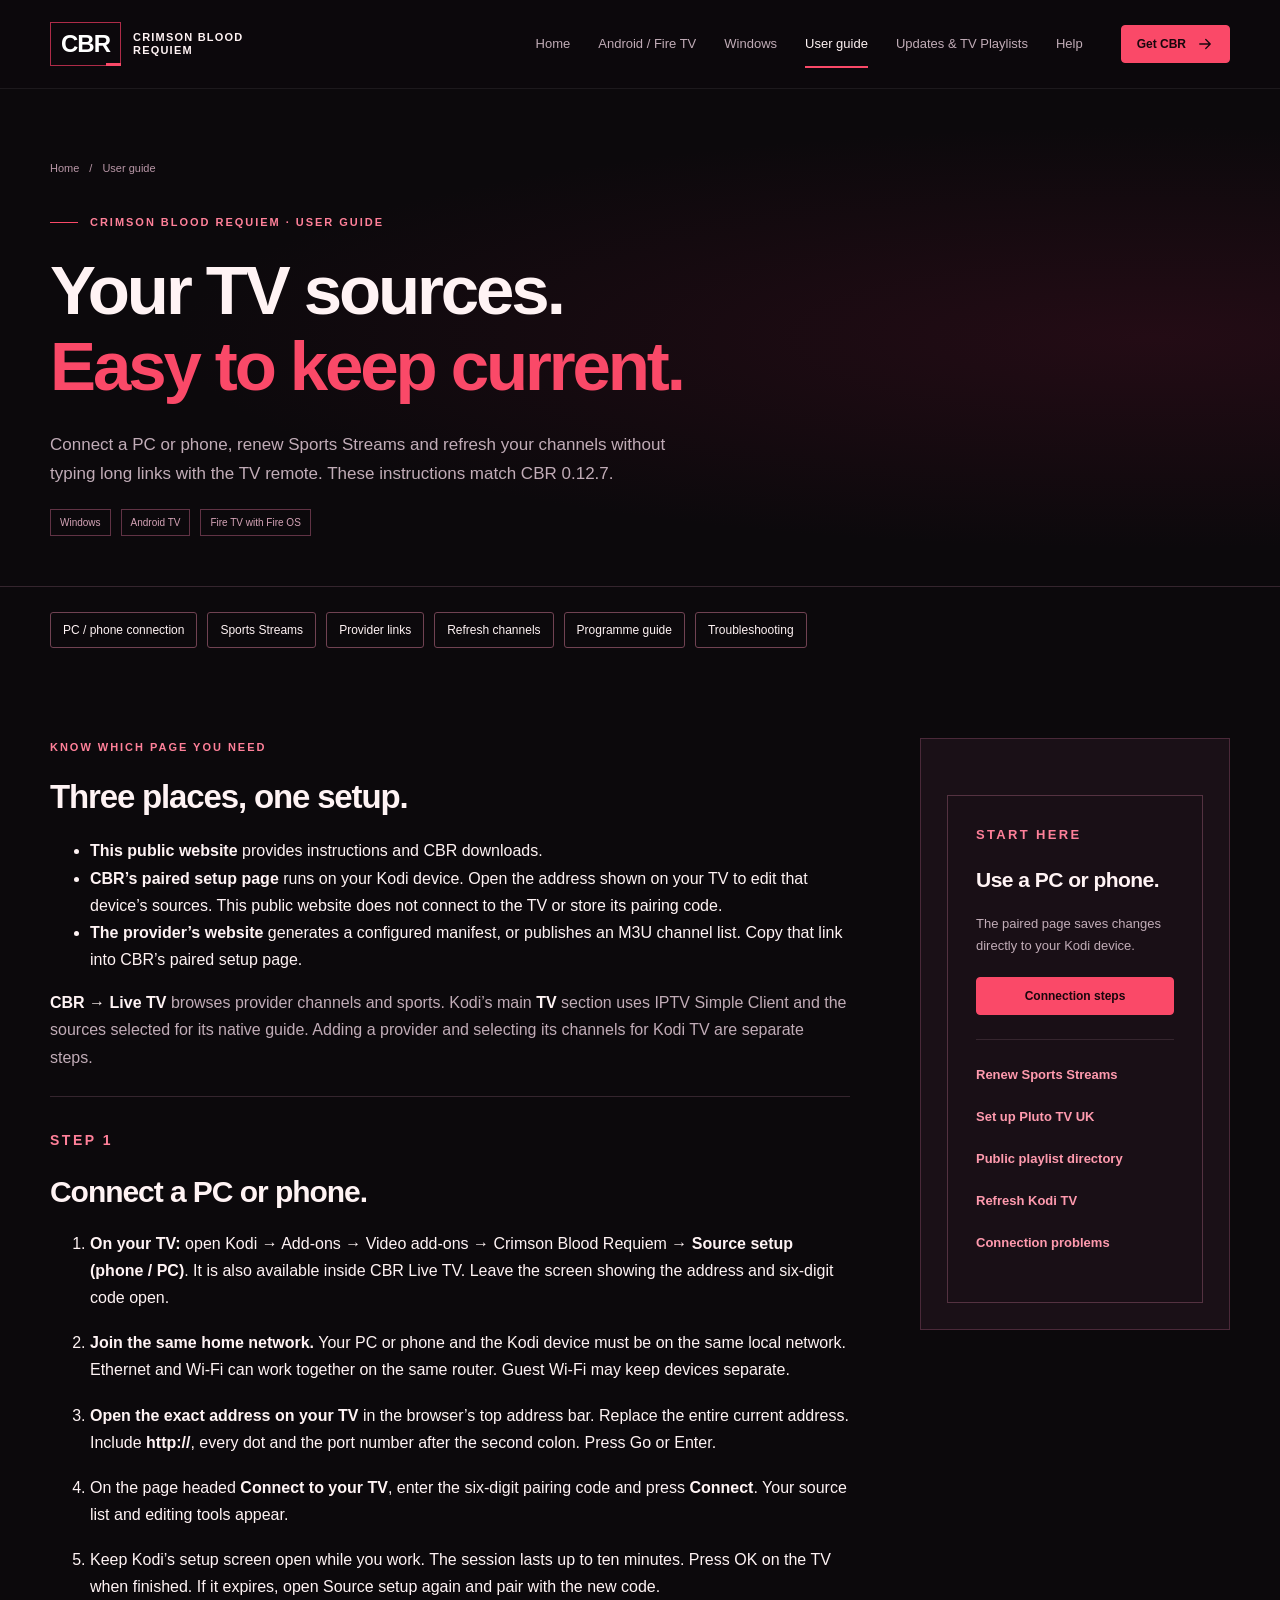
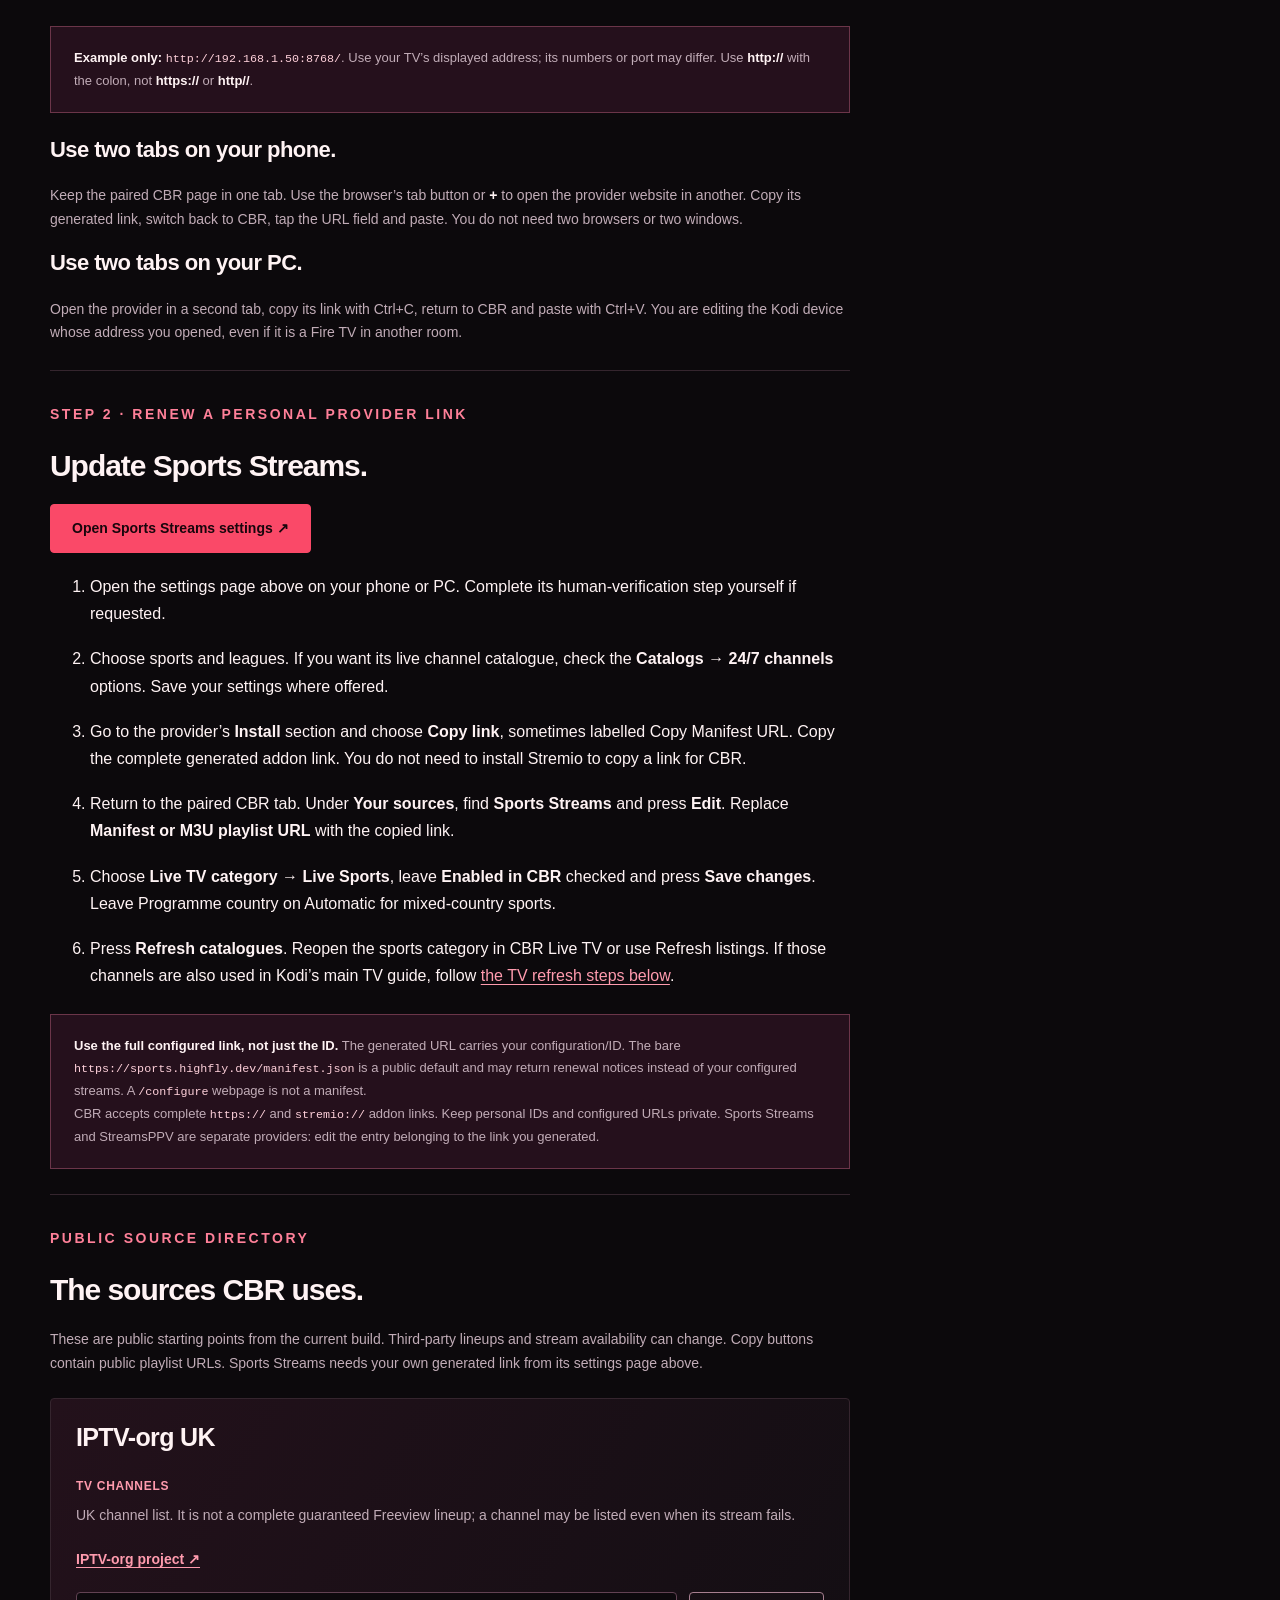
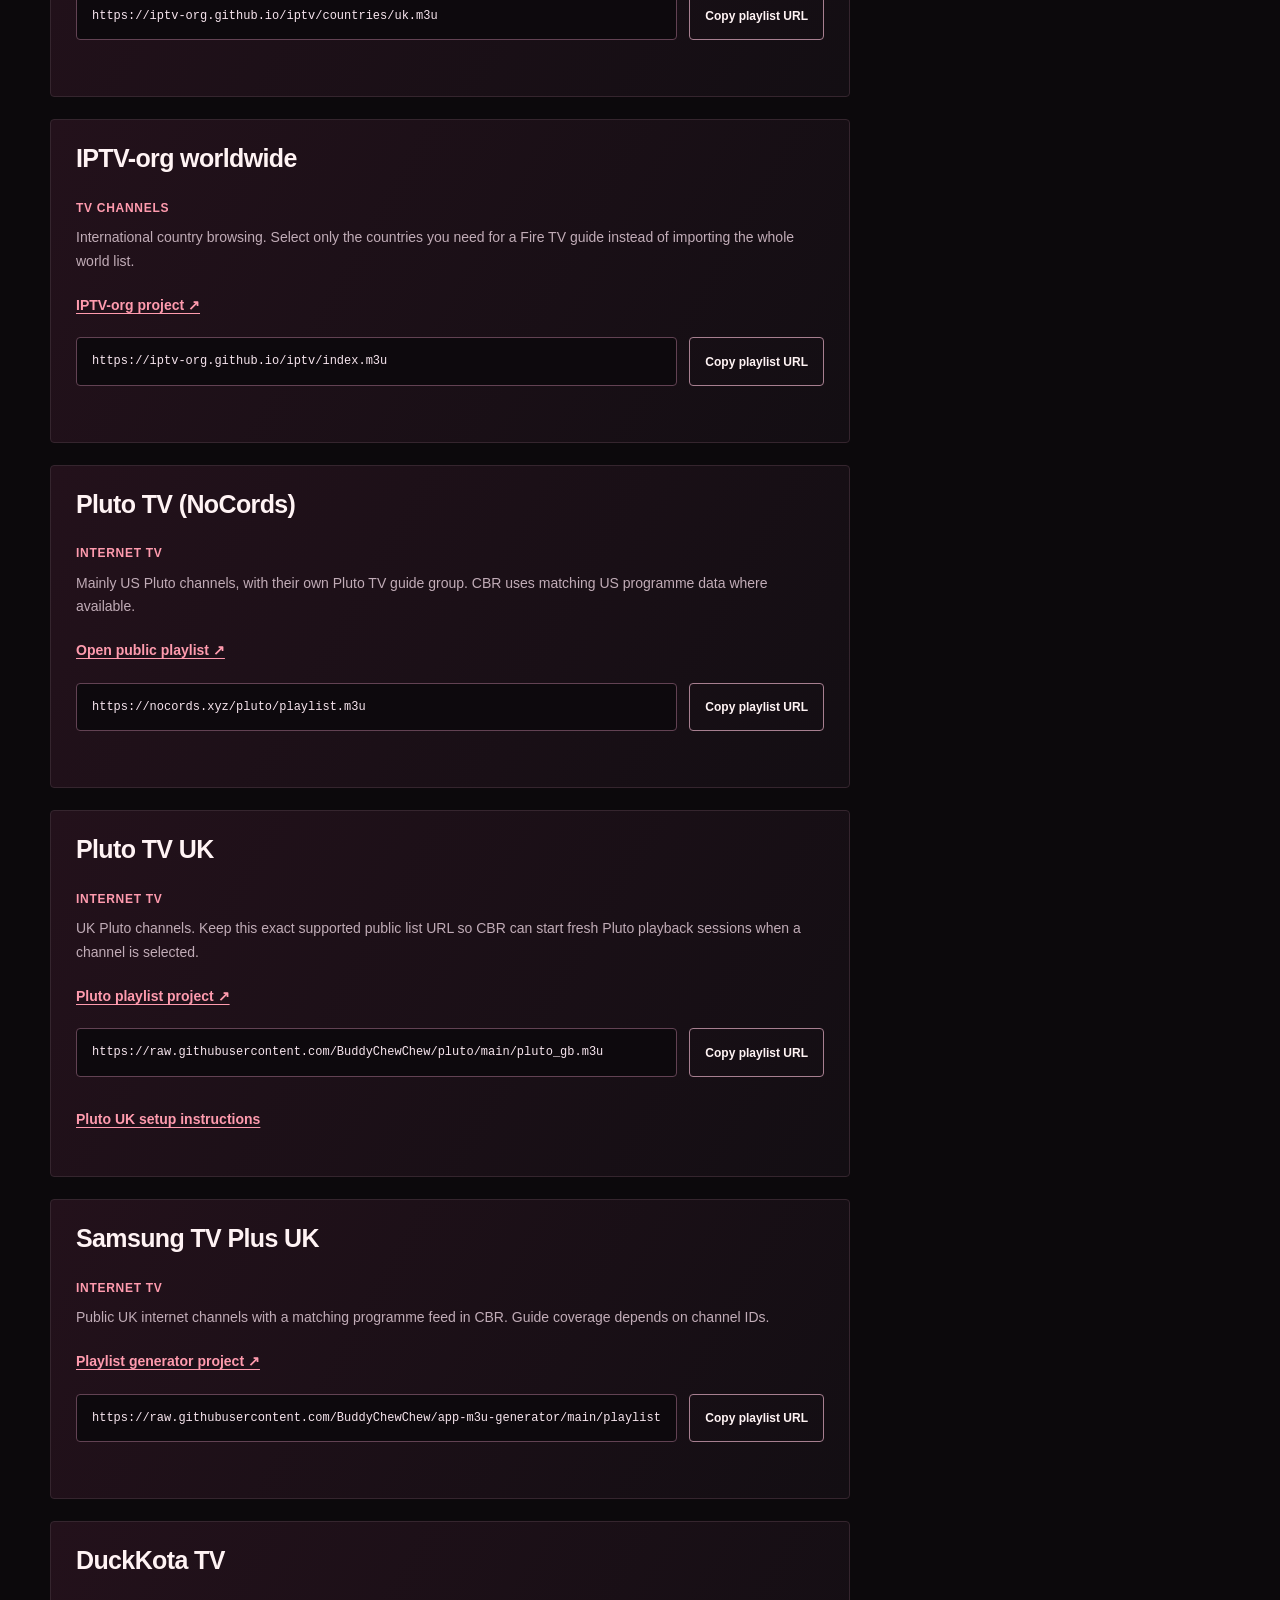
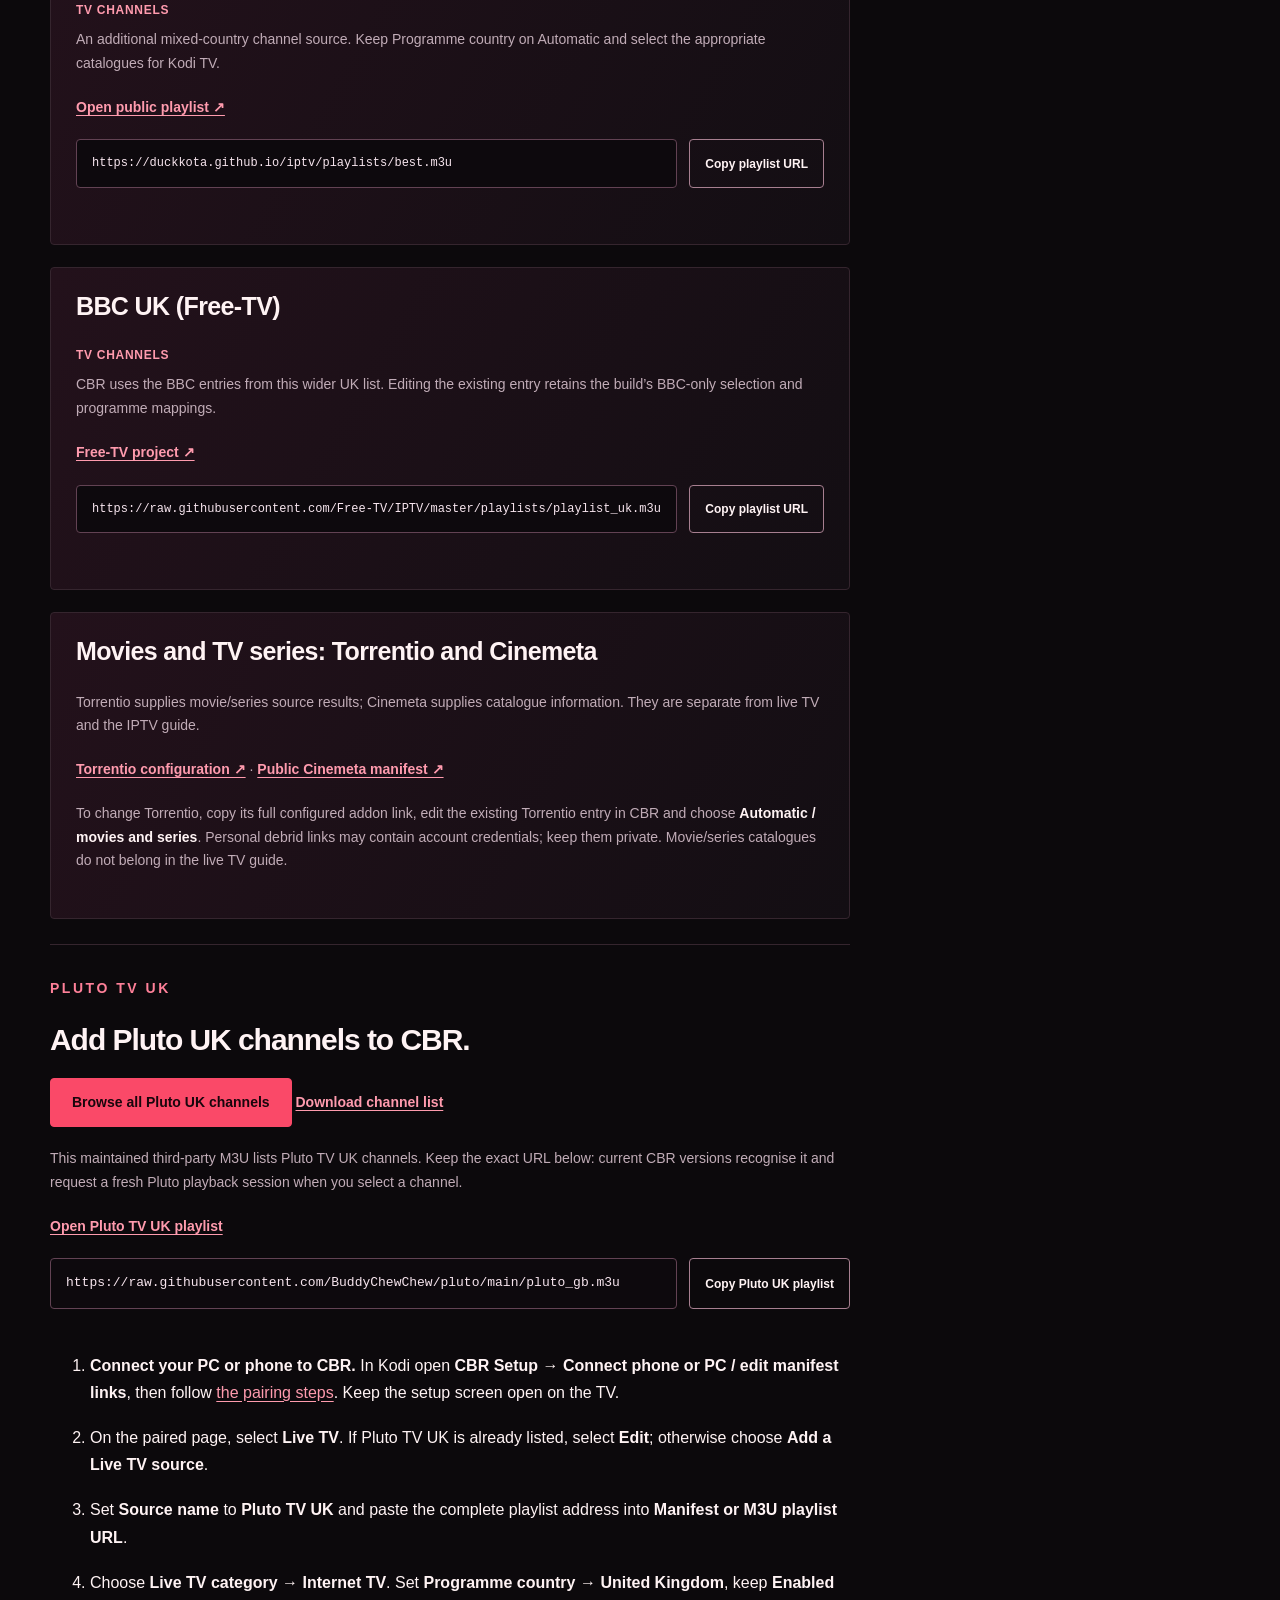
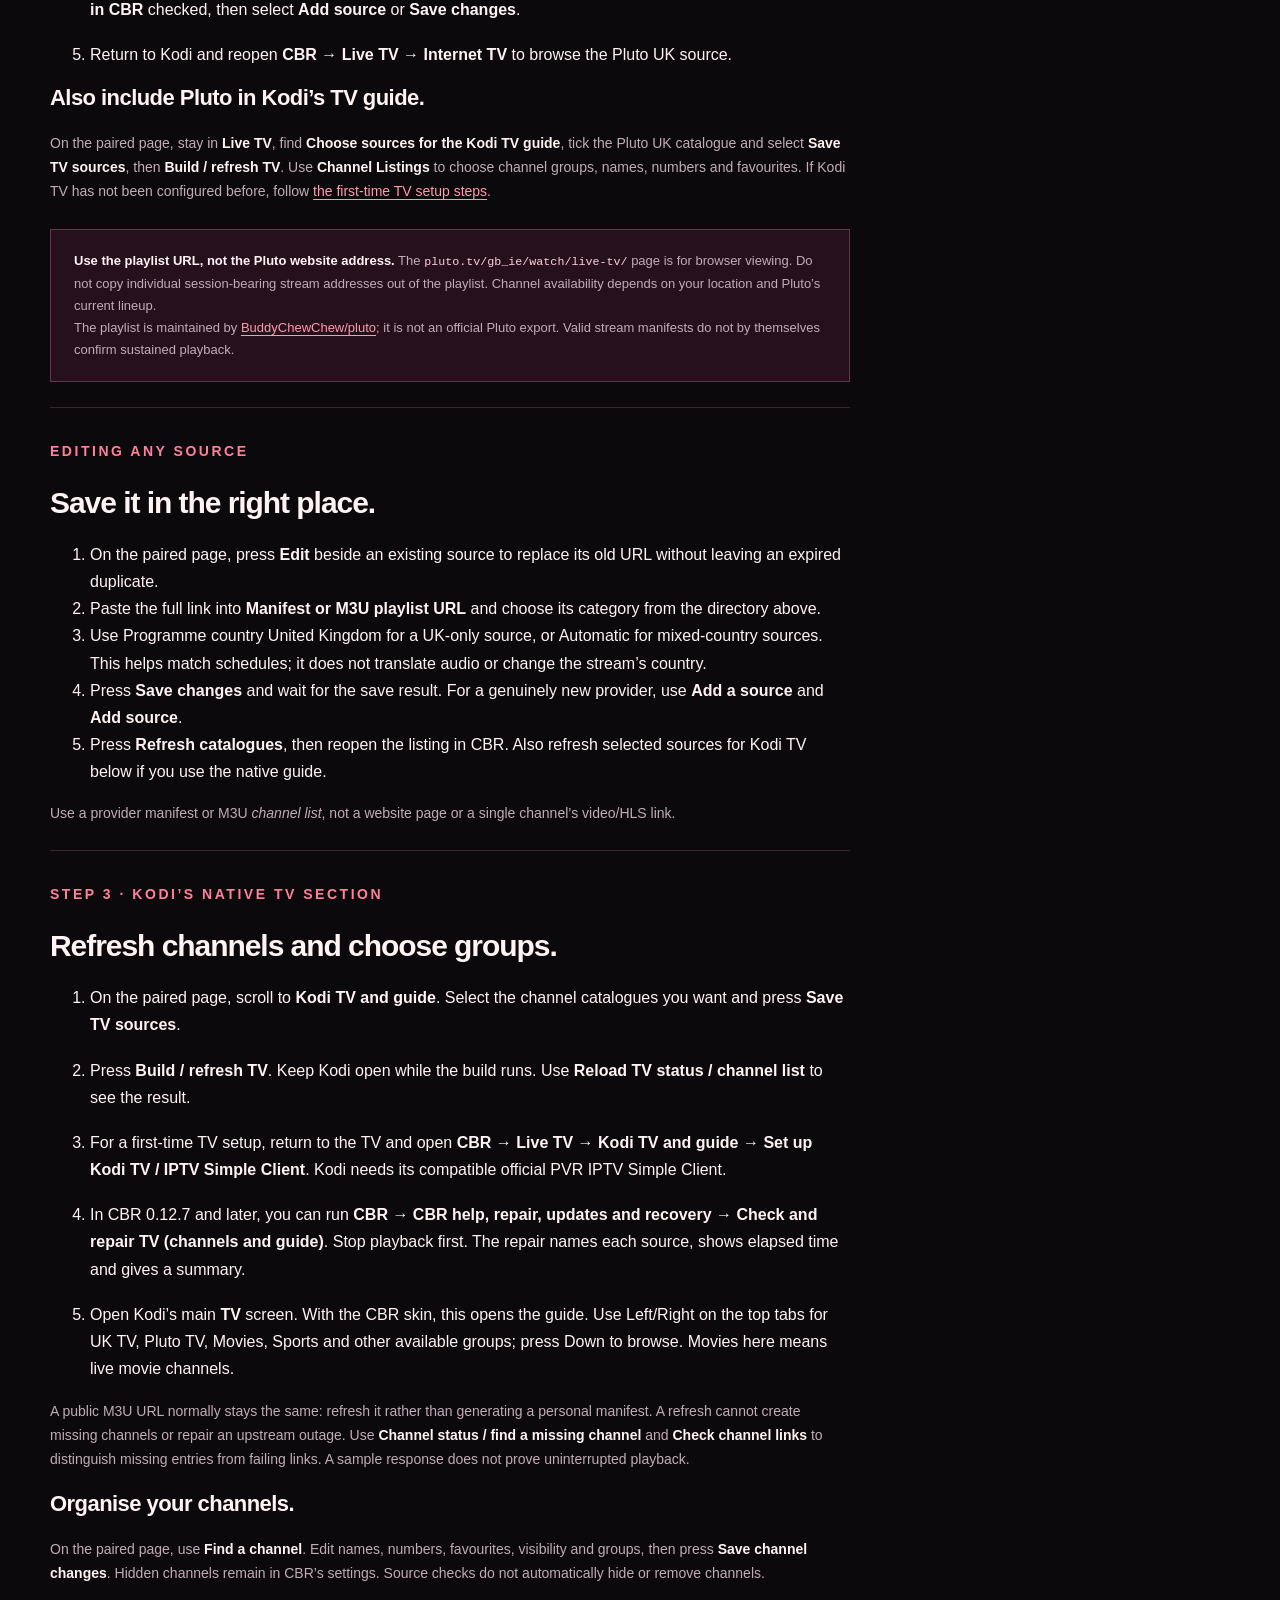
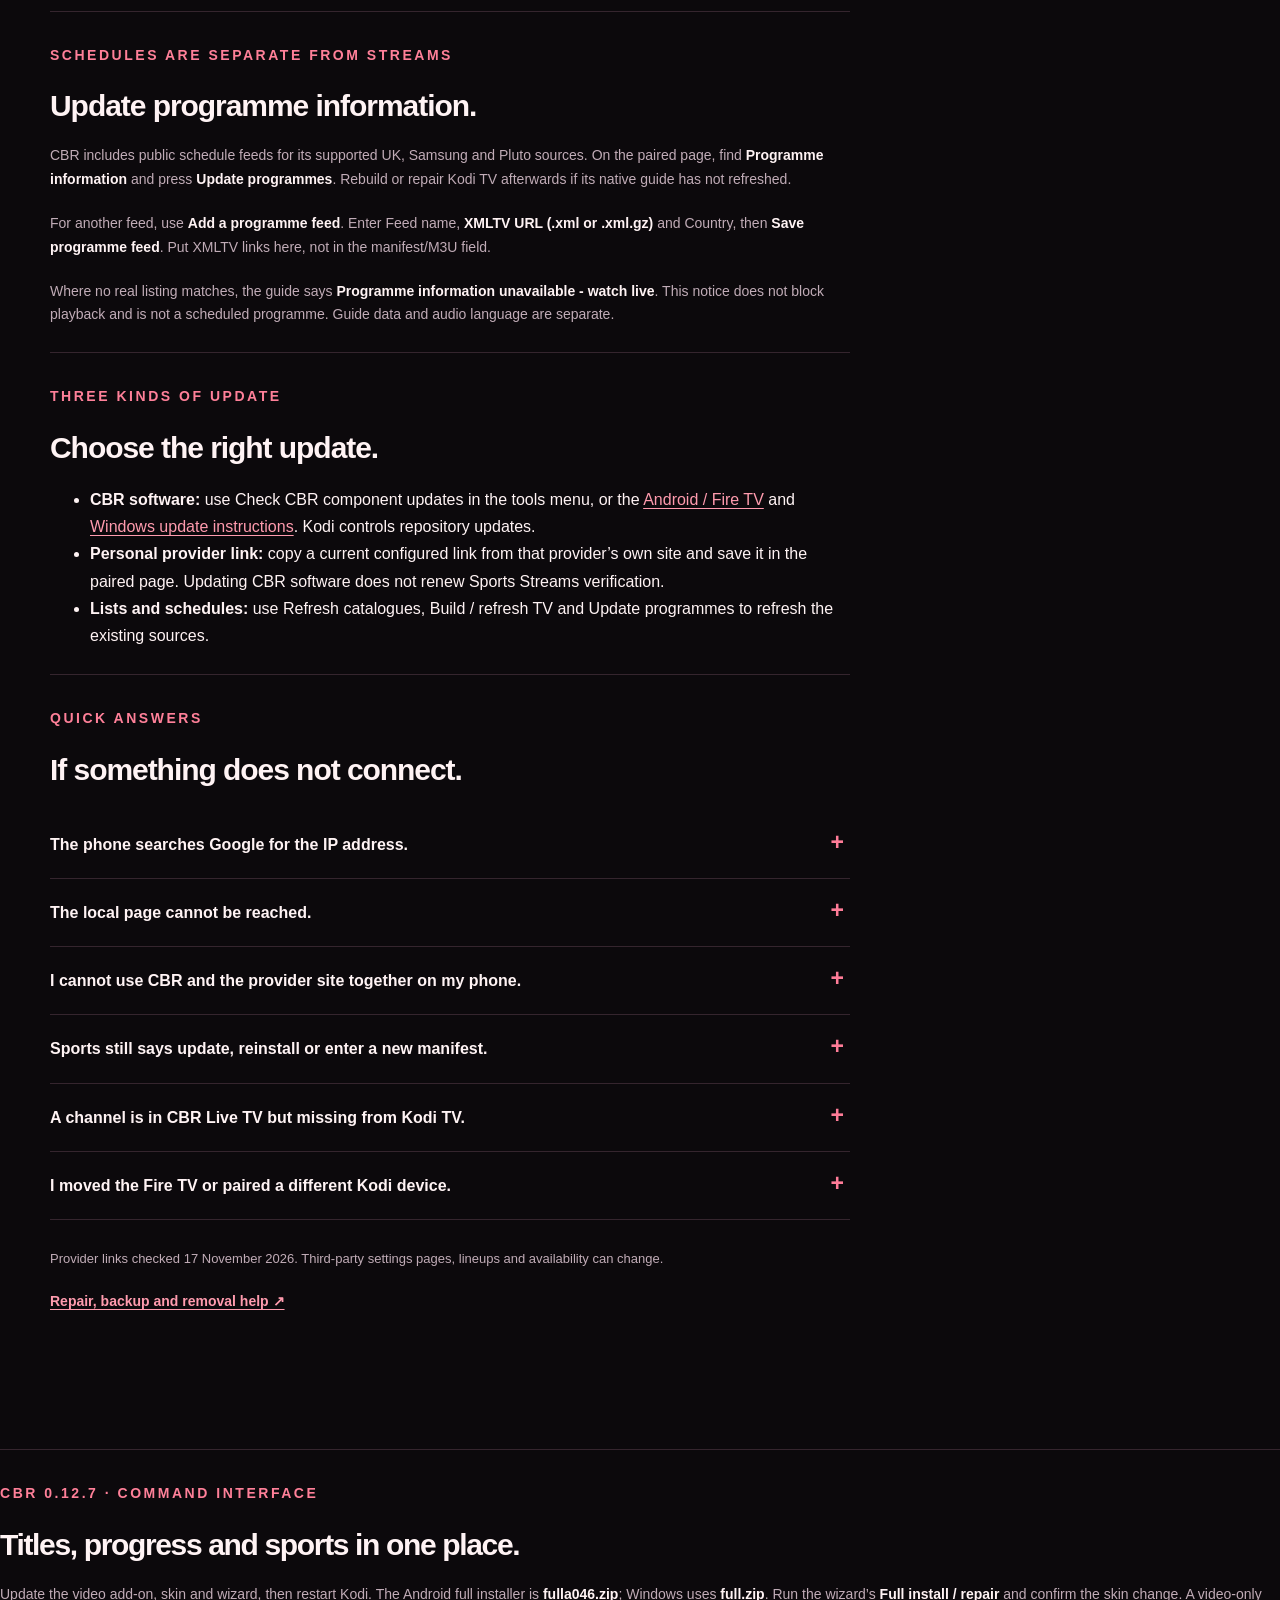
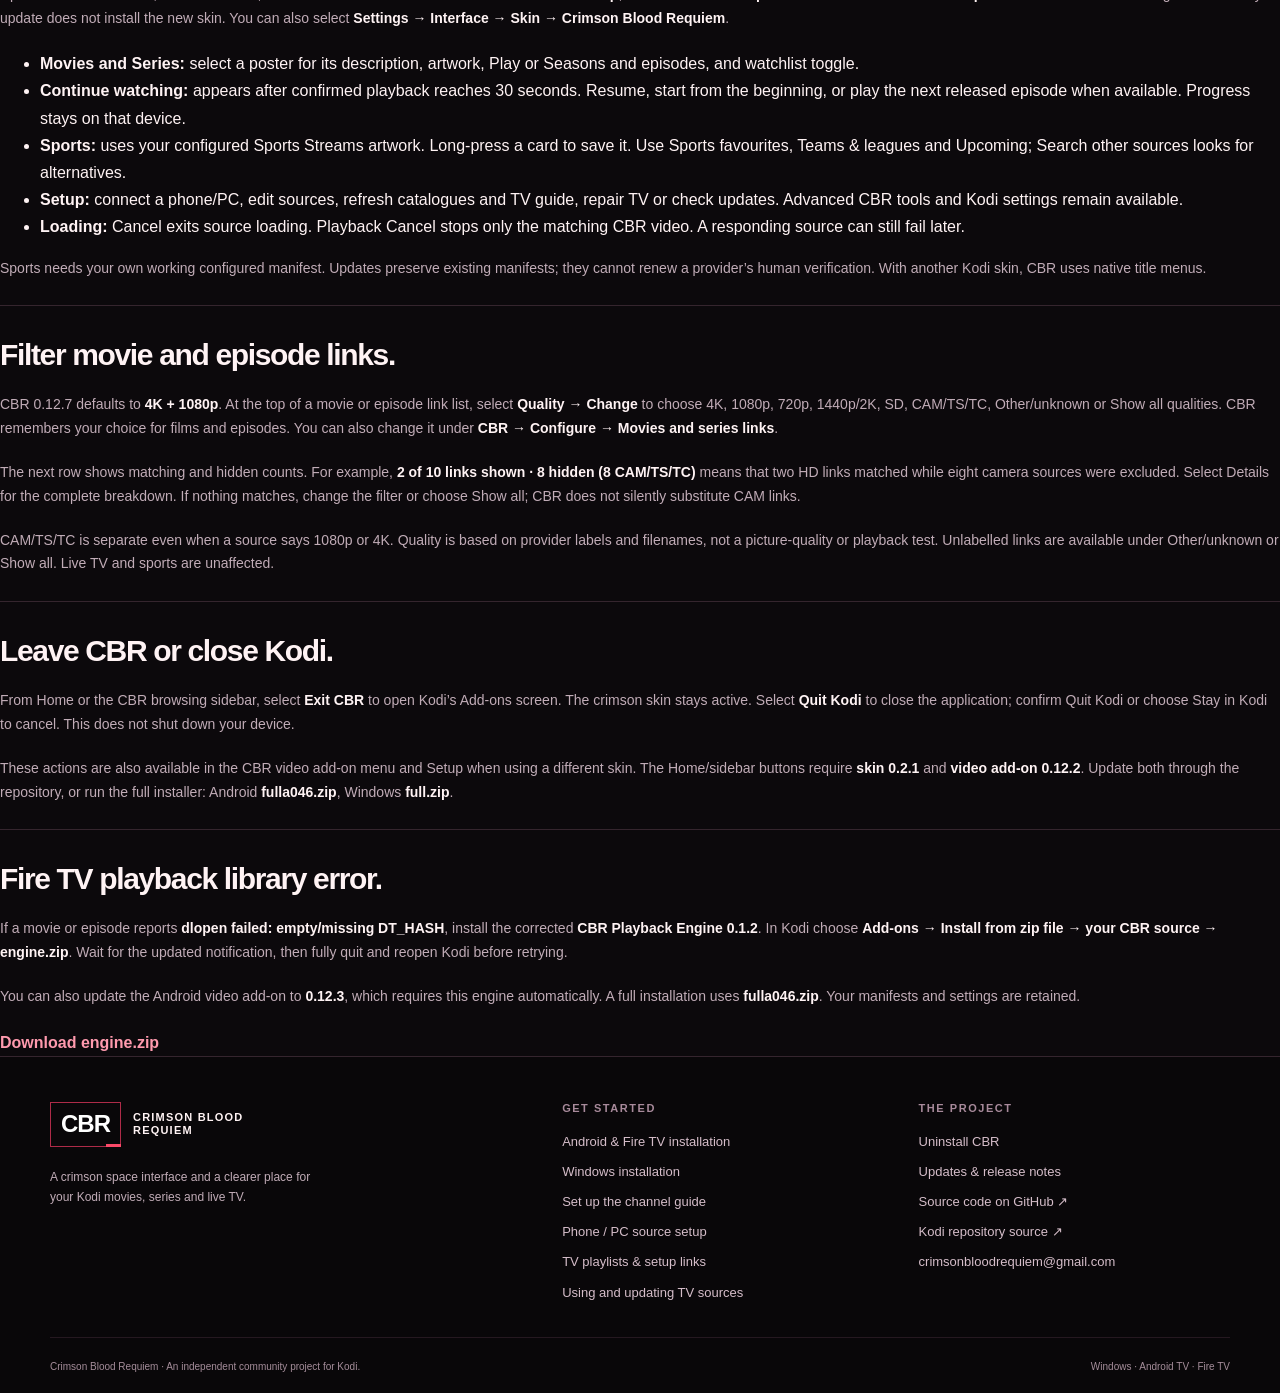
<file: website/guide.html>
<!doctype html>
<html lang="en-GB"><head><meta charset="utf-8"><meta name="viewport" content="width=device-width,initial-scale=1">
<title>TV sources user guide | Crimson Blood Requiem</title><meta name="description" content="Connect a phone or PC, renew Sports Streams, update TV playlists and organise the CBR channel guide.">
<meta name="theme-color" content="#10090e"><link rel="canonical" href="https://anakra1.github.io/androitdtvfire/website/guide.html">
<meta property="og:type" content="website"><meta property="og:title" content="TV sources user guide | CBR"><meta property="og:description" content="Connect a phone or PC, renew Sports Streams, update TV playlists and organise the CBR channel guide."><meta property="og:image" content="https://anakra1.github.io/androitdtvfire/website/assets/crimson-fleet.jpg"><meta property="og:url" content="https://anakra1.github.io/androitdtvfire/website/guide.html">
<link rel="icon" type="image/png" href="assets/cbr-icon.png"><link rel="stylesheet" href="assets/site.css"><script src="assets/site.js" defer></script></head>
<body><a class="skip-link" href="#main">Skip to content</a><header class="site-header"><div class="wrap header-inner"><a class="brand" href="index.html" aria-label="Crimson Blood Requiem home"><span class="brand-mark">CBR</span><span class="brand-name">Crimson Blood<br>Requiem</span></a><nav class="main-nav" aria-label="Main navigation"><a href="index.html">Home</a><a href="android.html">Android / Fire TV</a><a href="windows.html">Windows</a><a href="guide.html" aria-current="page">User guide</a><a href="updates.html">Updates &amp; TV Playlists</a><a href="help.html">Help</a></nav><div class="header-cta"><a class="button primary small" href="index.html#install">Get CBR <svg viewBox="0 0 24 24" aria-hidden="true"><path d="M5 12h14m-6-6 6 6-6 6"/></svg></a></div></div></header>
<main id="main" class="user-guide">
<section class="page-hero"><div class="wrap"><div class="breadcrumbs"><a href="index.html">Home</a><span>/</span><span>User guide</span></div><p class="eyebrow kicker">Crimson Blood Requiem · User guide</p><h1>Your TV sources.<br><span class="accent">Easy to keep current.</span></h1><p class="lead">Connect a PC or phone, renew Sports Streams and refresh your channels without typing long links with the TV remote. These instructions match CBR <span data-version="android">0.12.7</span>.</p><div class="pill-row"><span class="pill">Windows</span><span class="pill">Android TV</span><span class="pill">Fire TV with Fire OS</span></div></div></section>
<nav class="wrap jump-links" aria-label="User guide topics"><a href="#pair">PC / phone connection</a><a href="#sports">Sports Streams</a><a href="#sources">Provider links</a><a href="#refresh">Refresh channels</a><a href="#programmes">Programme guide</a><a href="#troubleshooting">Troubleshooting</a></nav>
<div class="section wrap guide-layout"><div class="guide-body">
<section id="start"><p class="eyebrow">Know which page you need</p><h2>Three places, one setup.</h2><ul><li><strong>This public website</strong> provides instructions and CBR downloads.</li><li><strong>CBR’s paired setup page</strong> runs on your Kodi device. Open the address shown on your TV to edit that device’s sources. This public website does not connect to the TV or store its pairing code.</li><li><strong>The provider’s website</strong> generates a configured manifest, or publishes an M3U channel list. Copy that link into CBR’s paired setup page.</li></ul><p><strong>CBR → Live TV</strong> browses provider channels and sports. Kodi’s main <strong>TV</strong> section uses IPTV Simple Client and the sources selected for its native guide. Adding a provider and selecting its channels for Kodi TV are separate steps.</p></section>
<section id="pair" class="subsection"><p class="eyebrow">Step 1</p><h2>Connect a PC or phone.</h2><ol class="guide-steps"><li><strong>On your TV:</strong> open Kodi → Add-ons → Video add-ons → Crimson Blood Requiem → <strong>Source setup (phone / PC)</strong>. It is also available inside CBR Live TV. Leave the screen showing the address and six-digit code open.</li><li><strong>Join the same home network.</strong> Your PC or phone and the Kodi device must be on the same local network. Ethernet and Wi-Fi can work together on the same router. Guest Wi-Fi may keep devices separate.</li><li><strong>Open the exact address on your TV</strong> in the browser’s top address bar. Replace the entire current address. Include <strong>http://</strong>, every dot and the port number after the second colon. Press Go or Enter.</li><li>On the page headed <strong>Connect to your TV</strong>, enter the six-digit pairing code and press <strong>Connect</strong>. Your source list and editing tools appear.</li><li>Keep Kodi’s setup screen open while you work. The session lasts up to ten minutes. Press OK on the TV when finished. If it expires, open Source setup again and pair with the new code.</li></ol><div class="callout"><p><strong>Example only:</strong> <code>http://192.168.1.50:8768/</code>. Use your TV’s displayed address; its numbers or port may differ. Use <strong>http://</strong> with the colon, not <strong>https://</strong> or <strong>http//</strong>.</p></div><h3>Use two tabs on your phone.</h3><p>Keep the paired CBR page in one tab. Use the browser’s tab button or <strong>+</strong> to open the provider website in another. Copy its generated link, switch back to CBR, tap the URL field and paste. You do not need two browsers or two windows.</p><h3>Use two tabs on your PC.</h3><p>Open the provider in a second tab, copy its link with Ctrl+C, return to CBR and paste with Ctrl+V. You are editing the Kodi device whose address you opened, even if it is a Fire TV in another room.</p></section>
<section id="sports" class="subsection"><p class="eyebrow">Step 2 · Renew a personal provider link</p><h2>Update Sports Streams.</h2><p><a class="button primary" href="https://sports.highfly.dev/configure" target="_blank" rel="noopener noreferrer">Open Sports Streams settings ↗</a></p><ol class="guide-steps"><li>Open the settings page above on your phone or PC. Complete its human-verification step yourself if requested.</li><li>Choose sports and leagues. If you want its live channel catalogue, check the <strong>Catalogs → 24/7 channels</strong> options. Save your settings where offered.</li><li>Go to the provider’s <strong>Install</strong> section and choose <strong>Copy link</strong>, sometimes labelled Copy Manifest URL. Copy the complete generated addon link. You do not need to install Stremio to copy a link for CBR.</li><li>Return to the paired CBR tab. Under <strong>Your sources</strong>, find <strong>Sports Streams</strong> and press <strong>Edit</strong>. Replace <strong>Manifest or M3U playlist URL</strong> with the copied link.</li><li>Choose <strong>Live TV category → Live Sports</strong>, leave <strong>Enabled in CBR</strong> checked and press <strong>Save changes</strong>. Leave Programme country on Automatic for mixed-country sports.</li><li>Press <strong>Refresh catalogues</strong>. Reopen the sports category in CBR Live TV or use Refresh listings. If those channels are also used in Kodi’s main TV guide, follow <a href="#refresh">the TV refresh steps below</a>.</li></ol><div class="callout"><p><strong>Use the full configured link, not just the ID.</strong> The generated URL carries your configuration/ID. The bare <code>https://sports.highfly.dev/manifest.json</code> is a public default and may return renewal notices instead of your configured streams. A <code>/configure</code> webpage is not a manifest.</p><p>CBR accepts complete <code>https://</code> and <code>stremio://</code> addon links. Keep personal IDs and configured URLs private. Sports Streams and StreamsPPV are separate providers: edit the entry belonging to the link you generated.</p></div></section>
<section id="sources" class="subsection"><p class="eyebrow">Public source directory</p><h2>The sources CBR uses.</h2><p>These are public starting points from the current build. Third-party lineups and stream availability can change. Copy buttons contain public playlist URLs. Sports Streams needs your own generated link from its settings page above.</p>
<article class="source-card" id="source-iptv-uk"><h3>IPTV-org UK</h3><p><span class="source-category">TV Channels</span>UK channel list. It is not a complete guaranteed Freeview lineup; a channel may be listed even when its stream fails.</p><p><a class="text-link" href="https://github.com/iptv-org/iptv" target="_blank" rel="noopener noreferrer">IPTV-org project ↗</a></p><div class="copy-row"><input id="url-iptv-uk" aria-label="Public playlist URL for IPTV-org UK" readonly value="https://iptv-org.github.io/iptv/countries/uk.m3u" spellcheck="false"><button class="button small" type="button" data-copy="url-iptv-uk" data-status="status-iptv-uk" data-copy-message="Public playlist URL copied. Paste it into CBR’s source editor.">Copy playlist URL</button></div><p class="copy-status" id="status-iptv-uk" role="status" aria-live="polite"></p></article><article class="source-card" id="source-iptv-world"><h3>IPTV-org worldwide</h3><p><span class="source-category">TV Channels</span>International country browsing. Select only the countries you need for a Fire TV guide instead of importing the whole world list.</p><p><a class="text-link" href="https://github.com/iptv-org/iptv" target="_blank" rel="noopener noreferrer">IPTV-org project ↗</a></p><div class="copy-row"><input id="url-iptv-world" aria-label="Public playlist URL for IPTV-org worldwide" readonly value="https://iptv-org.github.io/iptv/index.m3u" spellcheck="false"><button class="button small" type="button" data-copy="url-iptv-world" data-status="status-iptv-world" data-copy-message="Public playlist URL copied. Paste it into CBR’s source editor.">Copy playlist URL</button></div><p class="copy-status" id="status-iptv-world" role="status" aria-live="polite"></p></article><article class="source-card" id="source-pluto-us"><h3>Pluto TV (NoCords)</h3><p><span class="source-category">Internet TV</span>Mainly US Pluto channels, with their own Pluto TV guide group. CBR uses matching US programme data where available.</p><p><a class="text-link" href="https://nocords.xyz/pluto/playlist.m3u" target="_blank" rel="noopener noreferrer">Open public playlist ↗</a></p><div class="copy-row"><input id="url-pluto-us" aria-label="Public playlist URL for Pluto TV (NoCords)" readonly value="https://nocords.xyz/pluto/playlist.m3u" spellcheck="false"><button class="button small" type="button" data-copy="url-pluto-us" data-status="status-pluto-us" data-copy-message="Public playlist URL copied. Paste it into CBR’s source editor.">Copy playlist URL</button></div><p class="copy-status" id="status-pluto-us" role="status" aria-live="polite"></p></article><article class="source-card" id="source-pluto-uk"><h3>Pluto TV UK</h3><p><span class="source-category">Internet TV</span>UK Pluto channels. Keep this exact supported public list URL so CBR can start fresh Pluto playback sessions when a channel is selected.</p><p><a class="text-link" href="https://github.com/BuddyChewChew/pluto" target="_blank" rel="noopener noreferrer">Pluto playlist project ↗</a></p><div class="copy-row"><input id="url-pluto-uk" aria-label="Public playlist URL for Pluto TV UK" readonly value="https://raw.githubusercontent.com/BuddyChewChew/pluto/main/pluto_gb.m3u" spellcheck="false"><button class="button small" type="button" data-copy="url-pluto-uk" data-status="status-pluto-uk" data-copy-message="Public playlist URL copied. Paste it into CBR’s source editor.">Copy playlist URL</button></div><p class="copy-status" id="status-pluto-uk" role="status" aria-live="polite"></p><p><a class="text-link" href="#pluto-uk">Pluto UK setup instructions</a></p></article><article class="source-card" id="source-samsung"><h3>Samsung TV Plus UK</h3><p><span class="source-category">Internet TV</span>Public UK internet channels with a matching programme feed in CBR. Guide coverage depends on channel IDs.</p><p><a class="text-link" href="https://github.com/BuddyChewChew/app-m3u-generator" target="_blank" rel="noopener noreferrer">Playlist generator project ↗</a></p><div class="copy-row"><input id="url-samsung" aria-label="Public playlist URL for Samsung TV Plus UK" readonly value="https://raw.githubusercontent.com/BuddyChewChew/app-m3u-generator/main/playlists/samsungtvplus_gb.m3u" spellcheck="false"><button class="button small" type="button" data-copy="url-samsung" data-status="status-samsung" data-copy-message="Public playlist URL copied. Paste it into CBR’s source editor.">Copy playlist URL</button></div><p class="copy-status" id="status-samsung" role="status" aria-live="polite"></p></article><article class="source-card" id="source-duckkota"><h3>DuckKota TV</h3><p><span class="source-category">TV Channels</span>An additional mixed-country channel source. Keep Programme country on Automatic and select the appropriate catalogues for Kodi TV.</p><p><a class="text-link" href="https://duckkota.github.io/iptv/playlists/best.m3u" target="_blank" rel="noopener noreferrer">Open public playlist ↗</a></p><div class="copy-row"><input id="url-duckkota" aria-label="Public playlist URL for DuckKota TV" readonly value="https://duckkota.github.io/iptv/playlists/best.m3u" spellcheck="false"><button class="button small" type="button" data-copy="url-duckkota" data-status="status-duckkota" data-copy-message="Public playlist URL copied. Paste it into CBR’s source editor.">Copy playlist URL</button></div><p class="copy-status" id="status-duckkota" role="status" aria-live="polite"></p></article><article class="source-card" id="source-bbc"><h3>BBC UK (Free-TV)</h3><p><span class="source-category">TV Channels</span>CBR uses the BBC entries from this wider UK list. Editing the existing entry retains the build’s BBC-only selection and programme mappings.</p><p><a class="text-link" href="https://github.com/Free-TV/IPTV" target="_blank" rel="noopener noreferrer">Free-TV project ↗</a></p><div class="copy-row"><input id="url-bbc" aria-label="Public playlist URL for BBC UK (Free-TV)" readonly value="https://raw.githubusercontent.com/Free-TV/IPTV/master/playlists/playlist_uk.m3u8" spellcheck="false"><button class="button small" type="button" data-copy="url-bbc" data-status="status-bbc" data-copy-message="Public playlist URL copied. Paste it into CBR’s source editor.">Copy playlist URL</button></div><p class="copy-status" id="status-bbc" role="status" aria-live="polite"></p></article><article class="source-card"><h3>Movies and TV series: Torrentio and Cinemeta</h3><p>Torrentio supplies movie/series source results; Cinemeta supplies catalogue information. They are separate from live TV and the IPTV guide.</p><p><a class="text-link" href="https://torrentio.strem.fun/configure" target="_blank" rel="noopener noreferrer">Torrentio configuration ↗</a> · <a class="text-link" href="https://v3-cinemeta.strem.io/manifest.json" target="_blank" rel="noopener noreferrer">Public Cinemeta manifest ↗</a></p><p>To change Torrentio, copy its full configured addon link, edit the existing Torrentio entry in CBR and choose <strong>Automatic / movies and series</strong>. Personal debrid links may contain account credentials; keep them private. Movie/series catalogues do not belong in the live TV guide.</p></article></section>
<section id="pluto-uk" class="subsection"><p class="eyebrow">Pluto TV UK</p><h2>Add Pluto UK channels to CBR.</h2><p><a class="button primary" href="pluto-channels.html">Browse all Pluto UK channels</a> <a class="text-link" href="assets/pluto-uk-channels.csv" download>Download channel list</a></p><p>This maintained third-party M3U lists Pluto TV UK channels. Keep the exact URL below: current CBR versions recognise it and request a fresh Pluto playback session when you select a channel.</p><p><a class="text-link" href="https://raw.githubusercontent.com/BuddyChewChew/pluto/main/pluto_gb.m3u" target="_blank" rel="noopener noreferrer">Open Pluto TV UK playlist</a></p><div class="copy-row"><input id="playlist-pluto-uk-copy" aria-label="Pluto TV UK playlist address" readonly value="https://raw.githubusercontent.com/BuddyChewChew/pluto/main/pluto_gb.m3u" spellcheck="false"><button class="button small" type="button" data-copy="playlist-pluto-uk-copy" data-status="playlist-pluto-uk-status" data-copy-message="Pluto UK playlist copied. Paste it into the paired CBR Live TV source editor.">Copy Pluto UK playlist</button></div><p class="copy-status" id="playlist-pluto-uk-status" role="status" aria-live="polite"></p><ol class="guide-steps"><li><strong>Connect your PC or phone to CBR.</strong> In Kodi open <strong>CBR Setup → Connect phone or PC / edit manifest links</strong>, then follow <a href="#pair">the pairing steps</a>. Keep the setup screen open on the TV.</li><li>On the paired page, select <strong>Live TV</strong>. If Pluto TV UK is already listed, select <strong>Edit</strong>; otherwise choose <strong>Add a Live TV source</strong>.</li><li>Set <strong>Source name</strong> to <strong>Pluto TV UK</strong> and paste the complete playlist address into <strong>Manifest or M3U playlist URL</strong>.</li><li>Choose <strong>Live TV category → Internet TV</strong>. Set <strong>Programme country → United Kingdom</strong>, keep <strong>Enabled in CBR</strong> checked, then select <strong>Add source</strong> or <strong>Save changes</strong>.</li><li>Return to Kodi and reopen <strong>CBR → Live TV → Internet TV</strong> to browse the Pluto UK source.</li></ol><h3>Also include Pluto in Kodi’s TV guide.</h3><p>On the paired page, stay in <strong>Live TV</strong>, find <strong>Choose sources for the Kodi TV guide</strong>, tick the Pluto UK catalogue and select <strong>Save TV sources</strong>, then <strong>Build / refresh TV</strong>. Use <strong>Channel Listings</strong> to choose channel groups, names, numbers and favourites. If Kodi TV has not been configured before, follow <a href="#refresh">the first-time TV setup steps</a>.</p><div class="callout"><p><strong>Use the playlist URL, not the Pluto website address.</strong> The <code>pluto.tv/gb_ie/watch/live-tv/</code> page is for browser viewing. Do not copy individual session-bearing stream addresses out of the playlist. Channel availability depends on your location and Pluto’s current lineup.</p><p>The playlist is maintained by <a href="https://github.com/BuddyChewChew/pluto" target="_blank" rel="noopener noreferrer">BuddyChewChew/pluto</a>; it is not an official Pluto export. Valid stream manifests do not by themselves confirm sustained playback.</p></div></section>
<section id="edit" class="subsection"><p class="eyebrow">Editing any source</p><h2>Save it in the right place.</h2><ol><li>On the paired page, press <strong>Edit</strong> beside an existing source to replace its old URL without leaving an expired duplicate.</li><li>Paste the full link into <strong>Manifest or M3U playlist URL</strong> and choose its category from the directory above.</li><li>Use Programme country United Kingdom for a UK-only source, or Automatic for mixed-country sources. This helps match schedules; it does not translate audio or change the stream’s country.</li><li>Press <strong>Save changes</strong> and wait for the save result. For a genuinely new provider, use <strong>Add a source</strong> and <strong>Add source</strong>.</li><li>Press <strong>Refresh catalogues</strong>, then reopen the listing in CBR. Also refresh selected sources for Kodi TV below if you use the native guide.</li></ol><p>Use a provider manifest or M3U <em>channel list</em>, not a website page or a single channel’s video/HLS link.</p></section>
<section id="refresh" class="subsection"><p class="eyebrow">Step 3 · Kodi’s native TV section</p><h2>Refresh channels and choose groups.</h2><ol class="guide-steps"><li>On the paired page, scroll to <strong>Kodi TV and guide</strong>. Select the channel catalogues you want and press <strong>Save TV sources</strong>.</li><li>Press <strong>Build / refresh TV</strong>. Keep Kodi open while the build runs. Use <strong>Reload TV status / channel list</strong> to see the result.</li><li>For a first-time TV setup, return to the TV and open <strong>CBR → Live TV → Kodi TV and guide → Set up Kodi TV / IPTV Simple Client</strong>. Kodi needs its compatible official PVR IPTV Simple Client.</li><li>In CBR 0.12.7 and later, you can run <strong>CBR → CBR help, repair, updates and recovery → Check and repair TV (channels and guide)</strong>. Stop playback first. The repair names each source, shows elapsed time and gives a summary.</li><li>Open Kodi’s main <strong>TV</strong> screen. With the CBR skin, this opens the guide. Use Left/Right on the top tabs for UK TV, Pluto TV, Movies, Sports and other available groups; press Down to browse. Movies here means live movie channels.</li></ol><p>A public M3U URL normally stays the same: refresh it rather than generating a personal manifest. A refresh cannot create missing channels or repair an upstream outage. Use <strong>Channel status / find a missing channel</strong> and <strong>Check channel links</strong> to distinguish missing entries from failing links. A sample response does not prove uninterrupted playback.</p><h3>Organise your channels.</h3><p>On the paired page, use <strong>Find a channel</strong>. Edit names, numbers, favourites, visibility and groups, then press <strong>Save channel changes</strong>. Hidden channels remain in CBR’s settings. Source checks do not automatically hide or remove channels.</p></section>
<section id="programmes" class="subsection"><p class="eyebrow">Schedules are separate from streams</p><h2>Update programme information.</h2><p>CBR includes public schedule feeds for its supported UK, Samsung and Pluto sources. On the paired page, find <strong>Programme information</strong> and press <strong>Update programmes</strong>. Rebuild or repair Kodi TV afterwards if its native guide has not refreshed.</p><p>For another feed, use <strong>Add a programme feed</strong>. Enter Feed name, <strong>XMLTV URL (.xml or .xml.gz)</strong> and Country, then <strong>Save programme feed</strong>. Put XMLTV links here, not in the manifest/M3U field.</p><p>Where no real listing matches, the guide says <strong>Programme information unavailable - watch live</strong>. This notice does not block playback and is not a scheduled programme. Guide data and audio language are separate.</p></section>
<section id="updates" class="subsection"><p class="eyebrow">Three kinds of update</p><h2>Choose the right update.</h2><ul><li><strong>CBR software:</strong> use Check CBR component updates in the tools menu, or the <a href="android.html#updating">Android / Fire TV</a> and <a href="windows.html#updating">Windows update instructions</a>. Kodi controls repository updates.</li><li><strong>Personal provider link:</strong> copy a current configured link from that provider’s own site and save it in the paired page. Updating CBR software does not renew Sports Streams verification.</li><li><strong>Lists and schedules:</strong> use Refresh catalogues, Build / refresh TV and Update programmes to refresh the existing sources.</li></ul></section>
<section id="troubleshooting" class="subsection"><p class="eyebrow">Quick answers</p><h2>If something does not connect.</h2><div class="faq-list">
<details><summary>The phone searches Google for the IP address.</summary><div><p>Use the browser’s top address bar, replace all its text and type the TV’s exact address starting with <strong>http://</strong>. Include the colon after http and the port. Do not use a search box on the Google page.</p></div></details>
<details><summary>The local page cannot be reached.</summary><div><p>Leave Source setup open in Kodi, use the current displayed address and check both devices share the same local network. Mobile data, guest Wi-Fi, a VPN blocking local access or a Windows firewall can prevent connection. For Windows Kodi, allow Kodi on your private home network if needed. Do not open router ports. Reopen Source setup if the session expired.</p></div></details>
<details><summary>I cannot use CBR and the provider site together on my phone.</summary><div><p>Use two tabs: CBR in one, the provider in the other. Copy the generated link, switch tabs and paste it into CBR. If the ten-minute session expires, reopen Source setup and pair again.</p></div></details>
<details><summary>Sports still says update, reinstall or enter a new manifest.</summary><div><p>Check the correct Sports Streams entry was edited and saved with its full configured link, not only an ID, the bare manifest or the configure webpage. Complete any provider verification yourself, copy the current Install link again, then refresh catalogues and selected Kodi TV sources. A different provider such as StreamsPPV needs its own link.</p></div></details>
<details><summary>A channel is in CBR Live TV but missing from Kodi TV.</summary><div><p>Select its catalogue under Kodi TV and guide, Save TV sources and Build / refresh TV. Check its visibility and group. The native TV list contains selected live catalogues, not movie/series catalogues.</p></div></details>
<details><summary>I moved the Fire TV or paired a different Kodi device.</summary><div><p>Open Source setup on the device you want to edit and use its current local address and code. Provider links may need verification or renewal on another network, depending on that provider. Keep personal backups private.</p></div></details>
</div><p class="guide-note">Provider links checked 17 November 2026. Third-party settings pages, lineups and availability can change.</p><p><a class="text-link" href="help.html#maintenance">Repair, backup and removal help ↗</a></p></section>
</div><aside class="guide-aside" aria-label="Guide shortcuts"><div class="source-panel"><p class="eyebrow">Start here</p><h3>Use a PC or phone.</h3><p>The paired page saves changes directly to your Kodi device.</p><a class="button primary small" href="#pair">Connection steps</a><hr><p><a class="text-link" href="#sports">Renew Sports Streams</a></p><p><a class="text-link" href="#pluto-uk">Set up Pluto TV UK</a></p><p><a class="text-link" href="#sources">Public playlist directory</a></p><p><a class="text-link" href="#refresh">Refresh Kodi TV</a></p><p><a class="text-link" href="#troubleshooting">Connection problems</a></p></div></aside></div><section class="subsection" id="command-interface"><p class="eyebrow">CBR 0.12.7 · Command interface</p><h2>Titles, progress and sports in one place.</h2><p>Update the video add-on, skin and wizard, then restart Kodi. The Android full installer is <strong>fulla046.zip</strong>; Windows uses <strong>full.zip</strong>. Run the wizard’s <strong>Full install / repair</strong> and confirm the skin change. A video-only update does not install the new skin. You can also select <strong>Settings → Interface → Skin → Crimson Blood Requiem</strong>.</p><ul><li><strong>Movies and Series:</strong> select a poster for its description, artwork, Play or Seasons and episodes, and watchlist toggle.</li><li><strong>Continue watching:</strong> appears after confirmed playback reaches 30 seconds. Resume, start from the beginning, or play the next released episode when available. Progress stays on that device.</li><li><strong>Sports:</strong> uses your configured Sports Streams artwork. Long-press a card to save it. Use Sports favourites, Teams &amp; leagues and Upcoming; Search other sources looks for alternatives.</li><li><strong>Setup:</strong> connect a phone/PC, edit sources, refresh catalogues and TV guide, repair TV or check updates. Advanced CBR tools and Kodi settings remain available.</li><li><strong>Loading:</strong> Cancel exits source loading. Playback Cancel stops only the matching CBR video. A responding source can still fail later.</li></ul><p>Sports needs your own working configured manifest. Updates preserve existing manifests; they cannot renew a provider’s human verification. With another Kodi skin, CBR uses native title menus.</p></section><section class="subsection" id="link-quality"><h2>Filter movie and episode links.</h2><p>CBR 0.12.7 defaults to <strong>4K + 1080p</strong>. At the top of a movie or episode link list, select <strong>Quality → Change</strong> to choose 4K, 1080p, 720p, 1440p/2K, SD, CAM/TS/TC, Other/unknown or Show all qualities. CBR remembers your choice for films and episodes. You can also change it under <strong>CBR → Configure → Movies and series links</strong>.</p><p>The next row shows matching and hidden counts. For example, <strong>2 of 10 links shown · 8 hidden (8 CAM/TS/TC)</strong> means that two HD links matched while eight camera sources were excluded. Select Details for the complete breakdown. If nothing matches, change the filter or choose Show all; CBR does not silently substitute CAM links.</p><p>CAM/TS/TC is separate even when a source says 1080p or 4K. Quality is based on provider labels and filenames, not a picture-quality or playback test. Unlabelled links are available under Other/unknown or Show all. Live TV and sports are unaffected.</p></section><section class="subsection" id="exit-cbr"><h2>Leave CBR or close Kodi.</h2><p>From Home or the CBR browsing sidebar, select <strong>Exit CBR</strong> to open Kodi’s Add-ons screen. The crimson skin stays active. Select <strong>Quit Kodi</strong> to close the application; confirm Quit Kodi or choose Stay in Kodi to cancel. This does not shut down your device.</p><p>These actions are also available in the CBR video add-on menu and Setup when using a different skin. The Home/sidebar buttons require <strong>skin 0.2.1</strong> and <strong>video add-on 0.12.2</strong>. Update both through the repository, or run the full installer: Android <strong>fulla046.zip</strong>, Windows <strong>full.zip</strong>.</p></section><section class="subsection" id="android-loader"><h2>Fire TV playback library error.</h2><p>If a movie or episode reports <strong>dlopen failed: empty/missing DT_HASH</strong>, install the corrected <strong>CBR Playback Engine 0.1.2</strong>. In Kodi choose <strong>Add-ons → Install from zip file → your CBR source → engine.zip</strong>. Wait for the updated notification, then fully quit and reopen Kodi before retrying.</p><p>You can also update the Android video add-on to <strong>0.12.3</strong>, which requires this engine automatically. A full installation uses <strong>fulla046.zip</strong>. Your manifests and settings are retained.</p><a class="text-link" href="../engine.zip" download>Download engine.zip</a></section></main>
<footer class="site-footer"><div class="wrap"><div class="footer-grid"><div class="footer-brand"><a class="brand" href="index.html"><span class="brand-mark">CBR</span><span class="brand-name">Crimson Blood<br>Requiem</span></a><p>A crimson space interface and a clearer place for your Kodi movies, series and live TV.</p></div><div class="footer-links"><h3>Get started</h3><a href="android.html">Android & Fire TV installation</a><a href="windows.html">Windows installation</a><a href="help.html#tv-guide">Set up the channel guide</a><a href="help.html#pairing">Phone / PC source setup</a><a href="updates.html#pluto-uk">TV playlists &amp; setup links</a><a href="guide.html">Using and updating TV sources</a></div><div class="footer-links"><h3>The project</h3><a href="help.html#removing-cbr">Uninstall CBR</a><a href="updates.html#updates">Updates &amp; release notes</a><a href="https://github.com/Anakra1/androitdtvfire">Source code on GitHub ↗</a><a href="../">Kodi repository source ↗</a><a href="mailto:crimsonbloodrequiem@gmail.com">crimsonbloodrequiem@gmail.com</a></div></div><div class="footer-bottom"><span>Crimson Blood Requiem · An independent community project for Kodi.</span><span>Windows · Android TV · Fire TV</span></div></div></footer></body></html>
</file>
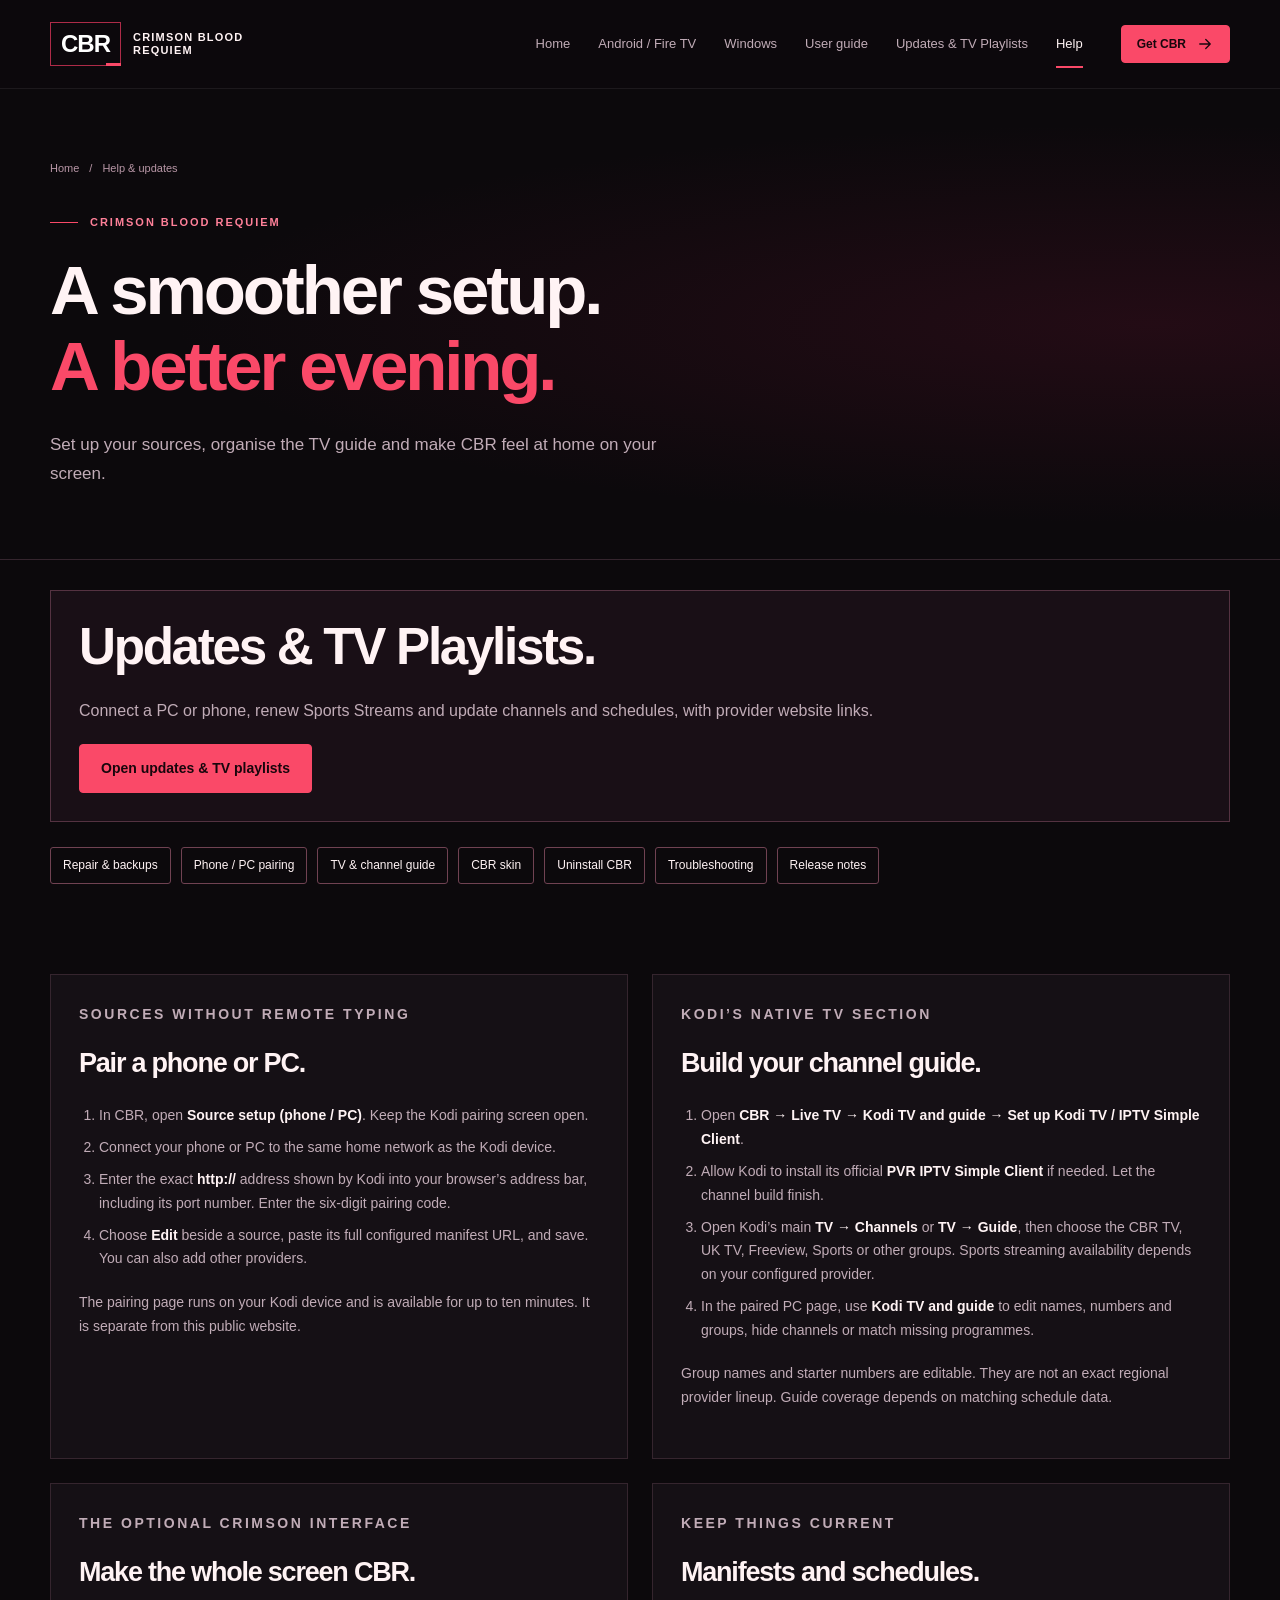
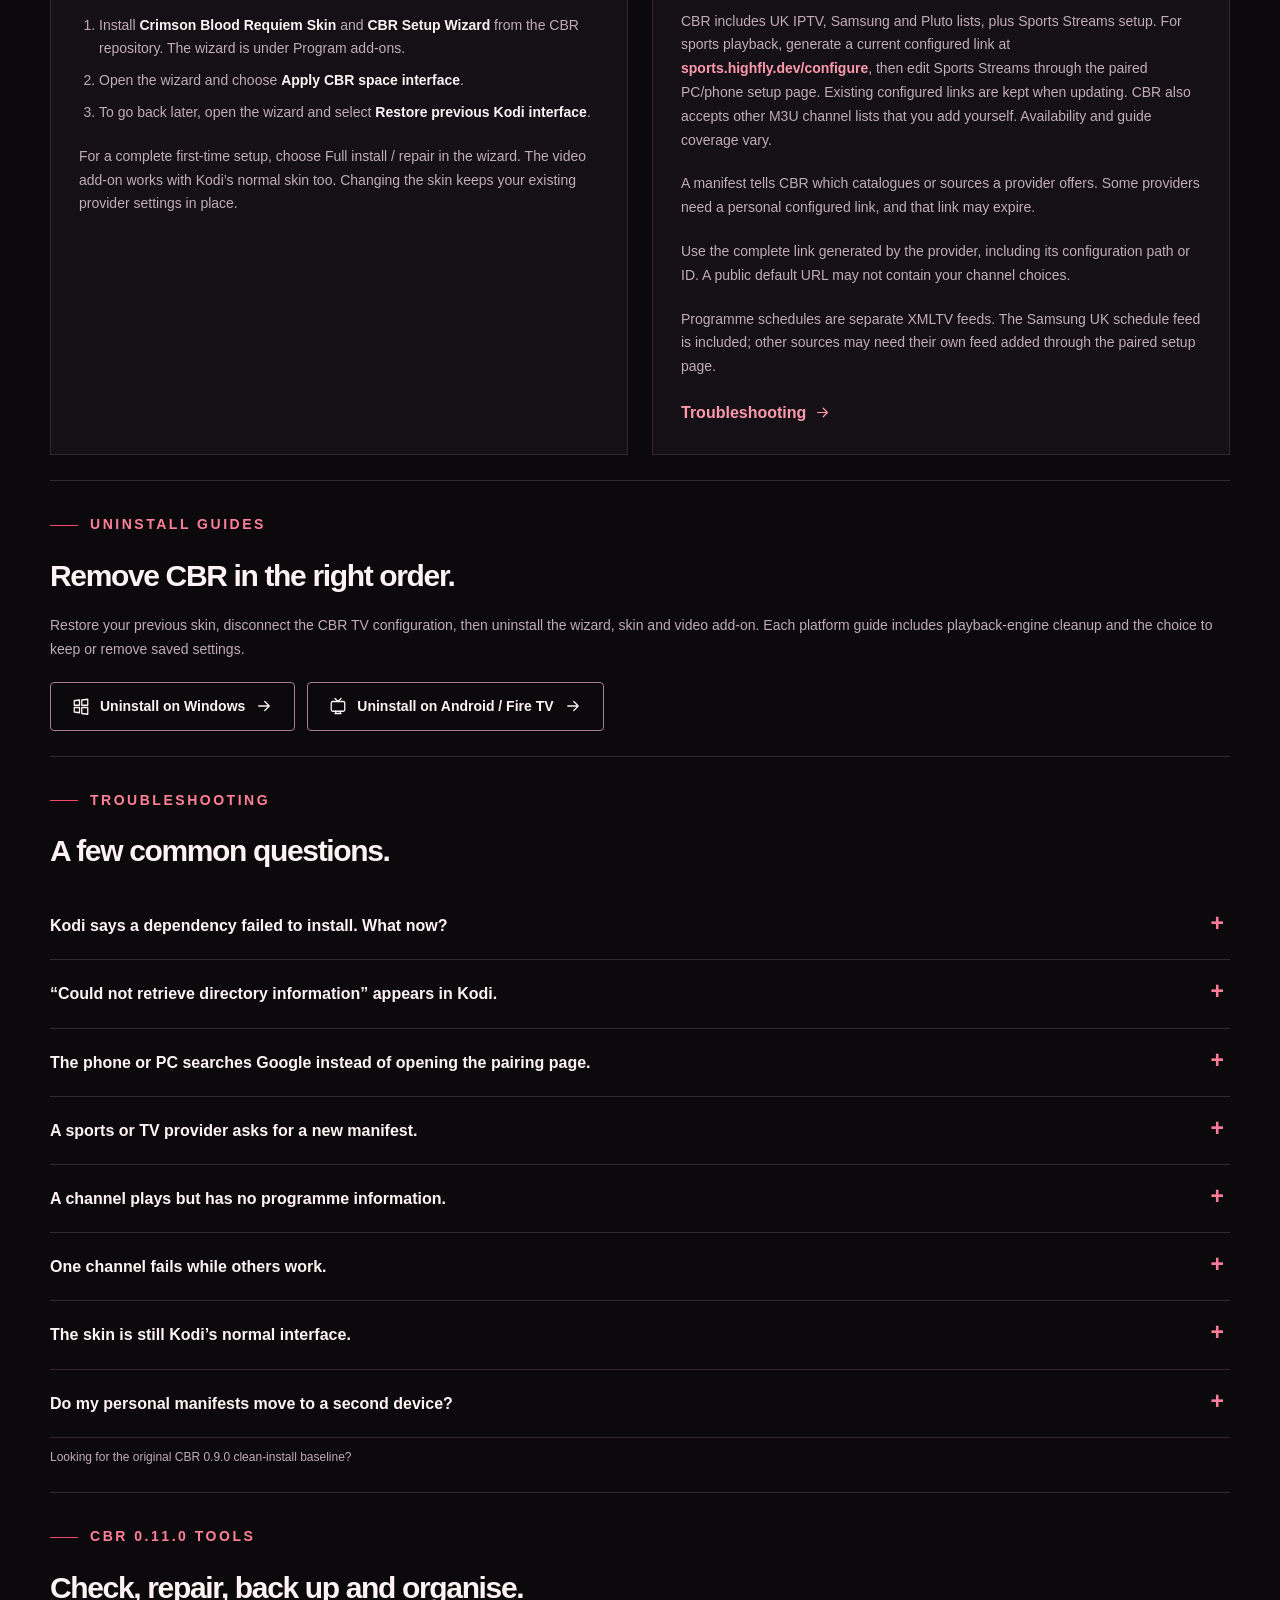
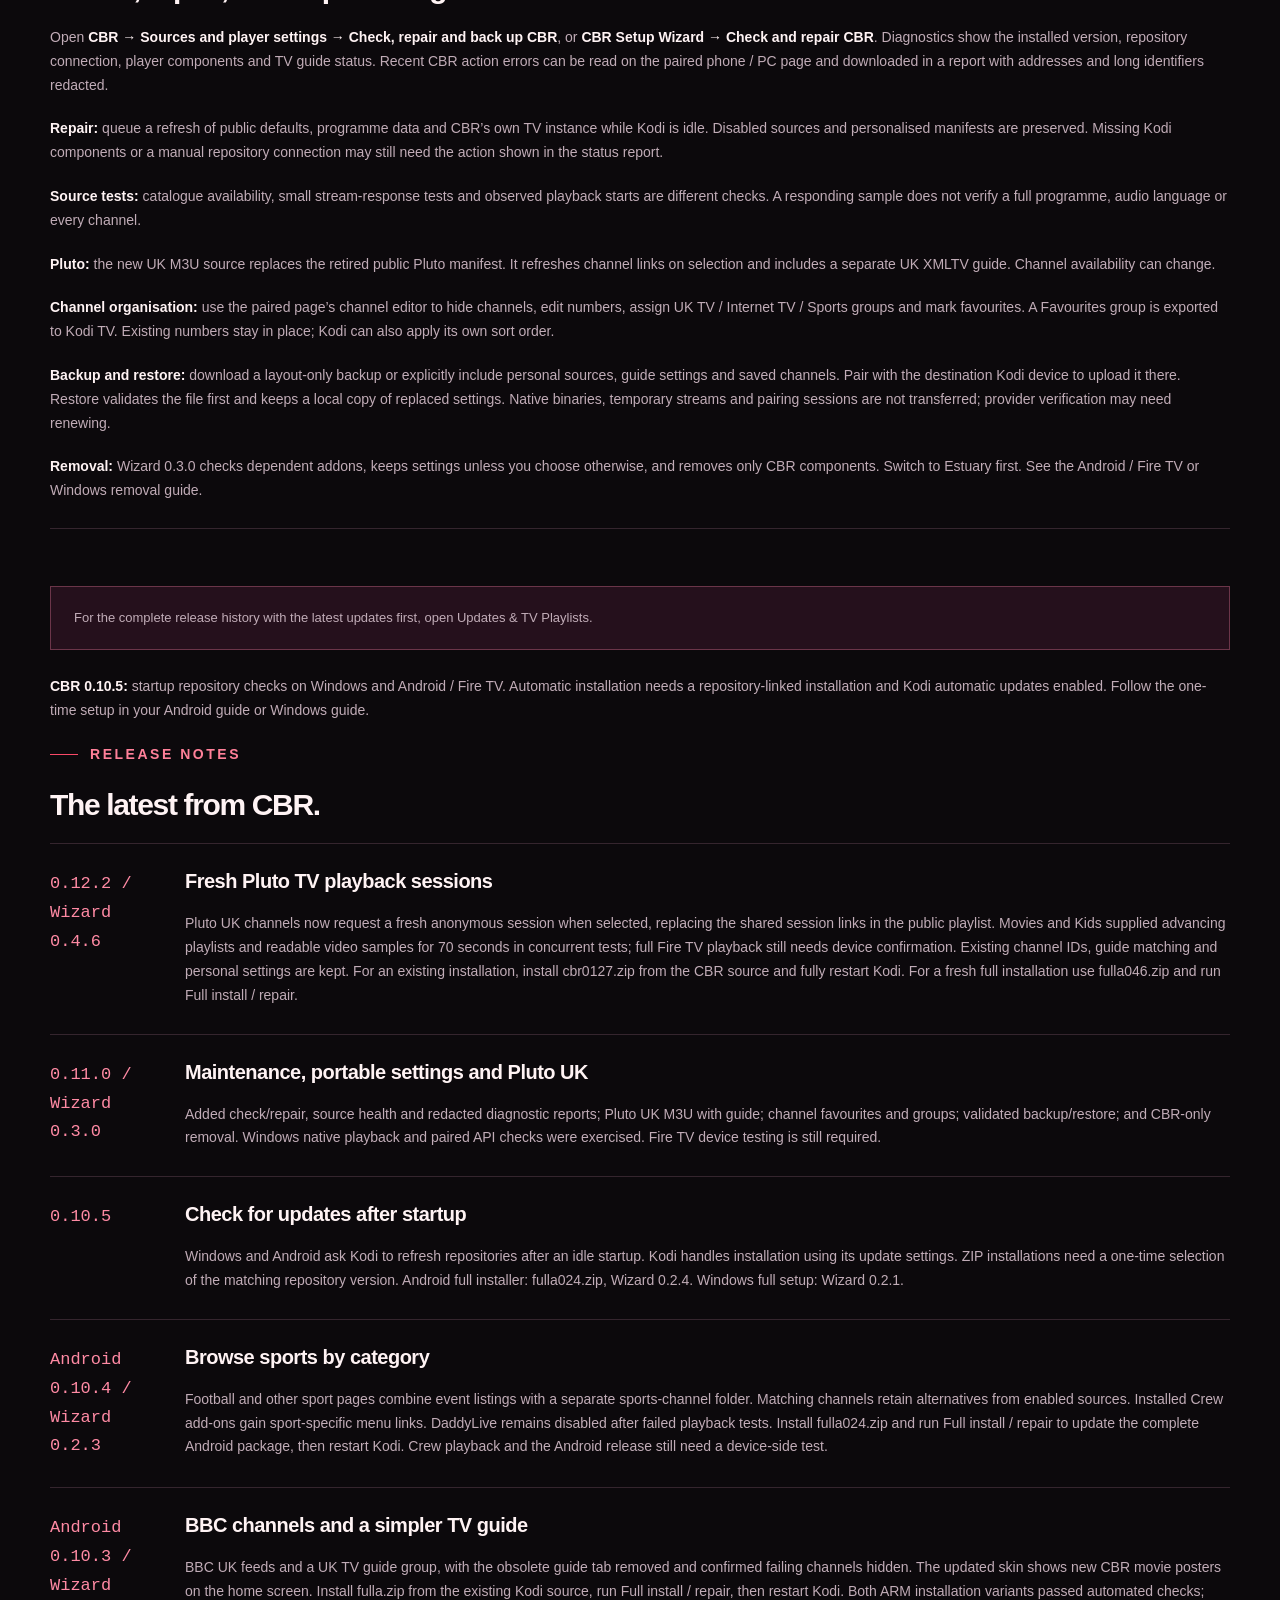
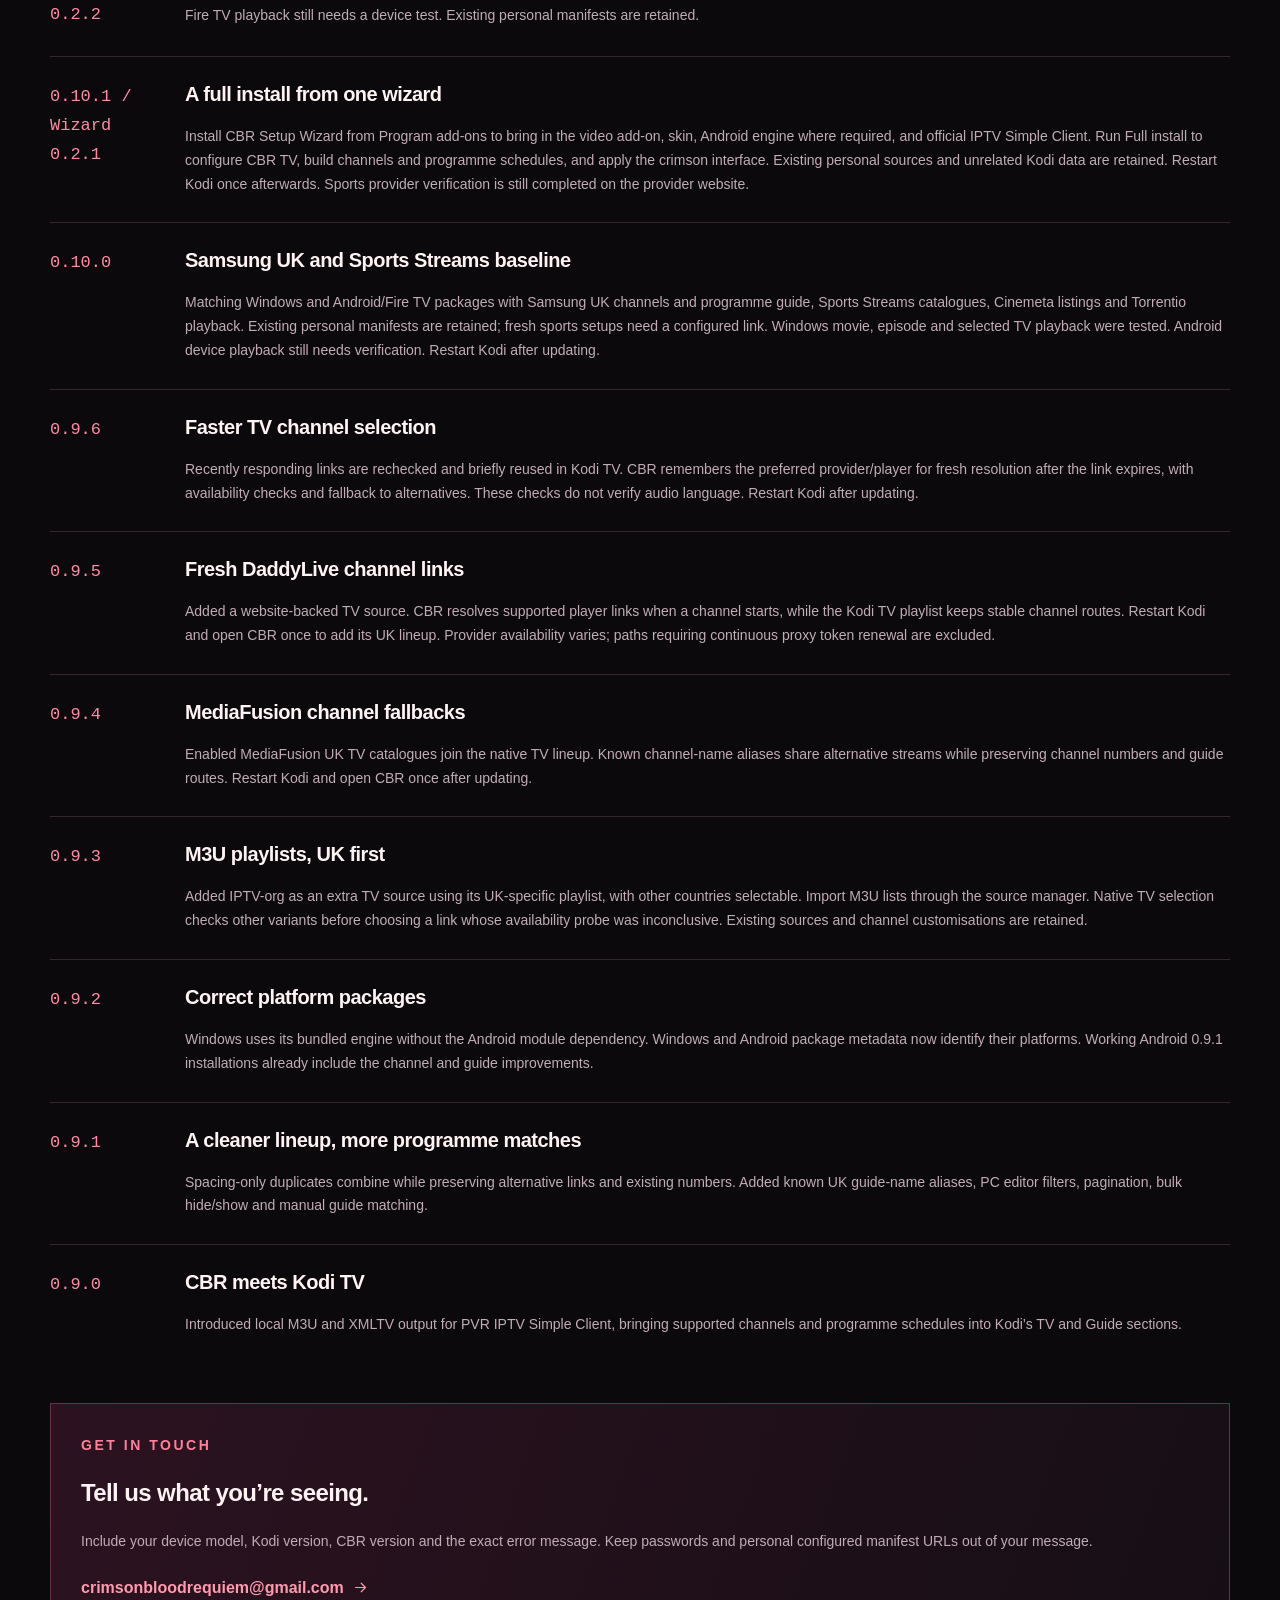
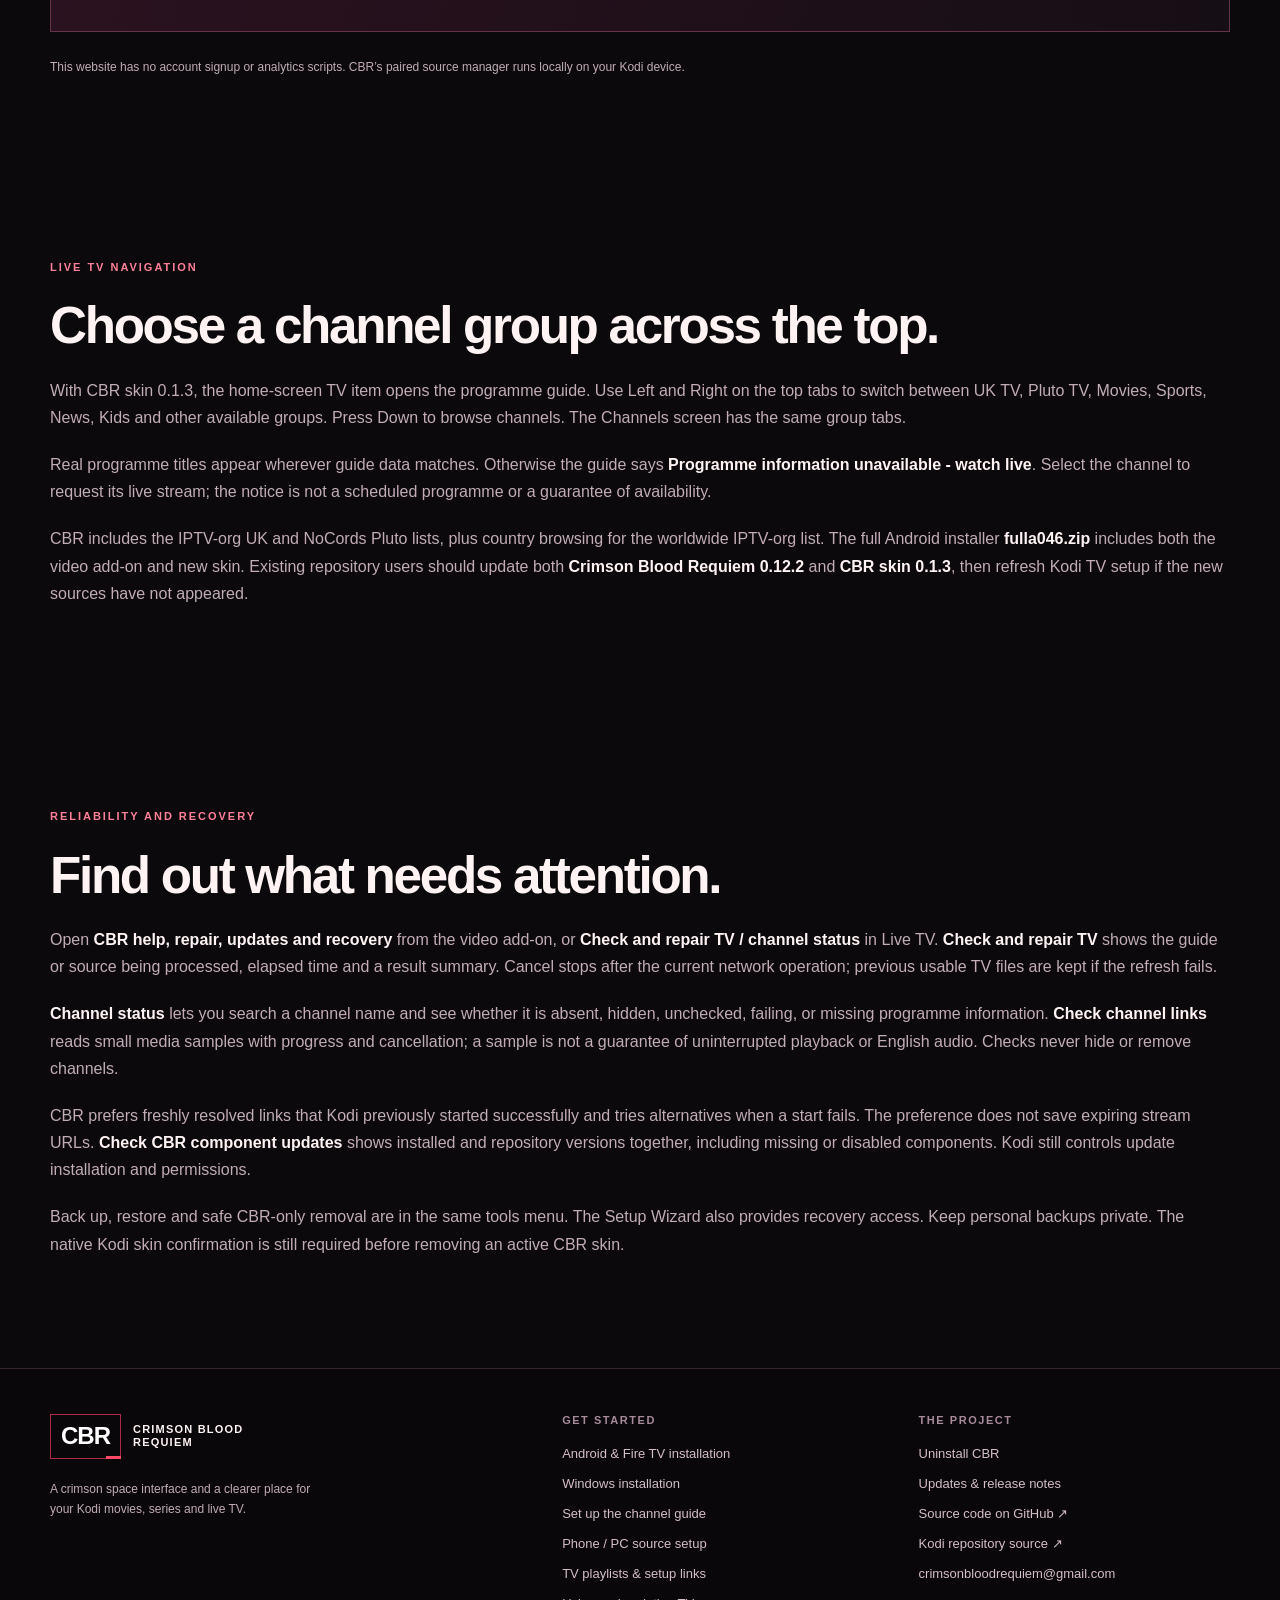
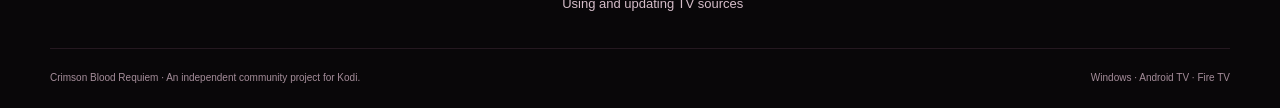
<file: website/help.html>
<!doctype html>
<html lang="en-GB"><head><meta charset="utf-8"><meta name="viewport" content="width=device-width,initial-scale=1">
<title>Help, setup &amp; release notes | Crimson Blood Requiem</title><meta name="description" content="CBR help for phone/PC pairing, manifest updates, channel guides, the crimson skin, installation errors and release notes.">
<meta name="theme-color" content="#10090e"><link rel="canonical" href="https://anakra1.github.io/androitdtvfire/website/help.html">
<meta property="og:type" content="website"><meta property="og:title" content="Help, setup &amp; release notes | CBR"><meta property="og:description" content="CBR help for phone/PC pairing, manifest updates, channel guides, the crimson skin, installation errors and release notes."><meta property="og:image" content="https://anakra1.github.io/androitdtvfire/website/assets/crimson-fleet.jpg"><meta property="og:url" content="https://anakra1.github.io/androitdtvfire/website/help.html">
<link rel="icon" type="image/png" href="assets/cbr-icon.png"><link rel="stylesheet" href="assets/site.css"><script src="assets/site.js" defer></script></head>
<body><a class="skip-link" href="#main">Skip to content</a><header class="site-header"><div class="wrap header-inner"><a class="brand" href="index.html" aria-label="Crimson Blood Requiem home"><span class="brand-mark">CBR</span><span class="brand-name">Crimson Blood<br>Requiem</span></a><nav class="main-nav" aria-label="Main navigation"><a href="index.html">Home</a><a href="android.html">Android / Fire TV</a><a href="windows.html">Windows</a><a href="guide.html">User guide</a><a href="updates.html">Updates &amp; TV Playlists</a><a href="help.html" aria-current="page">Help</a></nav><div class="header-cta"><a class="button primary small" href="index.html#install">Get CBR <svg viewBox="0 0 24 24" aria-hidden="true"><path d="M5 12h14m-6-6 6 6-6 6"/></svg></a></div></div></header>
<main id="main"><section class="page-hero"><div class="wrap"><div class="breadcrumbs"><a href="index.html">Home</a><span>/</span><span>Help & updates</span></div><p class="eyebrow kicker">Crimson Blood Requiem</p><h1>A smoother setup.<br><span class="accent">A better evening.</span></h1><p class="lead">Set up your sources, organise the TV guide and make CBR feel at home on your screen.</p></div></section>
<div class="wrap source-panel"><h2>Updates &amp; TV Playlists.</h2><p>Connect a PC or phone, renew Sports Streams and update channels and schedules, with provider website links.</p><a class="button primary" href="updates.html">Open updates &amp; TV playlists</a></div><div class="wrap jump-links" aria-label="Help topics"><a href="#maintenance">Repair & backups</a><a href="#pairing">Phone / PC pairing</a><a href="#tv-guide">TV & channel guide</a><a href="#skin">CBR skin</a><a href="#removing-cbr">Uninstall CBR</a><a href="#questions">Troubleshooting</a><a href="updates.html#updates">Release notes</a></div>
<section class="section wrap"><div class="help-grid"><article class="help-topic" id="pairing"><p class="eyebrow">Sources without remote typing</p><h2>Pair a phone or PC.</h2><ol><li>In CBR, open <strong>Source setup (phone / PC)</strong>. Keep the Kodi pairing screen open.</li><li>Connect your phone or PC to the same home network as the Kodi device.</li><li>Enter the exact <strong>http://</strong> address shown by Kodi into your browser’s address bar, including its port number. Enter the six-digit pairing code.</li><li>Choose <strong>Edit</strong> beside a source, paste its full configured manifest URL, and save. You can also add other providers.</li></ol><p>The pairing page runs on your Kodi device and is available for up to ten minutes. It is separate from this public website.</p></article>
<article class="help-topic" id="tv-guide"><p class="eyebrow">Kodi’s native TV section</p><h2>Build your channel guide.</h2><ol><li>Open <strong>CBR → Live TV → Kodi TV and guide → Set up Kodi TV / IPTV Simple Client</strong>.</li><li>Allow Kodi to install its official <strong>PVR IPTV Simple Client</strong> if needed. Let the channel build finish.</li><li>Open Kodi’s main <strong>TV → Channels</strong> or <strong>TV → Guide</strong>, then choose the CBR TV, UK TV, Freeview, Sports or other groups. Sports streaming availability depends on your configured provider.</li><li>In the paired PC page, use <strong>Kodi TV and guide</strong> to edit names, numbers and groups, hide channels or match missing programmes.</li></ol><p>Group names and starter numbers are editable. They are not an exact regional provider lineup. Guide coverage depends on matching schedule data.</p></article>
<article class="help-topic" id="skin"><p class="eyebrow">The optional crimson interface</p><h2>Make the whole screen CBR.</h2><ol><li>Install <strong>Crimson Blood Requiem Skin</strong> and <strong>CBR Setup Wizard</strong> from the CBR repository. The wizard is under Program add-ons.</li><li>Open the wizard and choose <strong>Apply CBR space interface</strong>.</li><li>To go back later, open the wizard and select <strong>Restore previous Kodi interface</strong>.</li></ol><p>For a complete first-time setup, choose Full install / repair in the wizard. The video add-on works with Kodi’s normal skin too. Changing the skin keeps your existing provider settings in place.</p></article>
<article class="help-topic"><p class="eyebrow">Keep things current</p><h2>Manifests and schedules.</h2><p>CBR includes UK IPTV, Samsung and Pluto lists, plus Sports Streams setup. For sports playback, generate a current configured link at <a class="text-link" href="https://sports.highfly.dev/configure" target="_blank" rel="noopener noreferrer">sports.highfly.dev/configure</a>, then edit Sports Streams through the paired PC/phone setup page. Existing configured links are kept when updating. CBR also accepts other M3U channel lists that you add yourself. Availability and guide coverage vary.</p><p>A manifest tells CBR which catalogues or sources a provider offers. Some providers need a personal configured link, and that link may expire.</p><p>Use the complete link generated by the provider, including its configuration path or ID. A public default URL may not contain your channel choices.</p><p>Programme schedules are separate XMLTV feeds. The Samsung UK schedule feed is included; other sources may need their own feed added through the paired setup page.</p><a class="text-link" href="#questions">Troubleshooting <svg viewBox="0 0 24 24" aria-hidden="true"><path d="M5 12h14m-6-6 6 6-6 6"/></svg></a></article></div>
<section class="subsection" id="removing-cbr"><p class="eyebrow kicker">Uninstall guides</p><h2>Remove CBR in the right order.</h2><p>Restore your previous skin, disconnect the CBR TV configuration, then uninstall the wizard, skin and video add-on. Each platform guide includes playback-engine cleanup and the choice to keep or remove saved settings.</p><div class="actions"><a class="button" href="windows.html#uninstall"><svg viewBox="0 0 24 24" aria-hidden="true"><path d="m3 5 7-1v7H3zm10-1 8-1v8h-8zM3 14h7v7l-7-1zm10 0h8v9l-8-1z"/></svg> Uninstall on Windows <svg viewBox="0 0 24 24" aria-hidden="true"><path d="M5 12h14m-6-6 6 6-6 6"/></svg></a><a class="button" href="android.html#uninstall"><svg viewBox="0 0 24 24" aria-hidden="true"><rect x="3" y="6" width="18" height="13" rx="2"/><path d="m8 2 4 4 4-4m-7 17v3m6-3v3M8 22h8"/></svg> Uninstall on Android / Fire TV <svg viewBox="0 0 24 24" aria-hidden="true"><path d="M5 12h14m-6-6 6 6-6 6"/></svg></a></div></section>
<section class="subsection" id="questions"><p class="eyebrow kicker">Troubleshooting</p><h2>A few common questions.</h2><div class="faq-list">
<details><summary>Kodi says a dependency failed to install. What now?</summary><div><p>Check that you used the repository for your device. On Windows, install <strong>windowsrepo.zip</strong>, then choose <strong>CBR Windows Add-on Repository</strong>. The Windows package includes its own engine and does not need the Android module.</p><p>On Android/Fire TV, use <strong>repository.cbr.zip</strong> and accept the CBR Playback Engine dependency. For a first install, use the repository route so Kodi can find dependencies.</p></div></details>
<details><summary>“Could not retrieve directory information” appears in Kodi.</summary><div><p>Check that the source is exactly <strong>https://anakra1.github.io/androitdtvfire/</strong>. Include <strong>https://</strong> and check the spelling of <strong>androitdtvfire</strong>. Use the repository source address, not this website’s /website/ address or a GitHub project page.</p><p>Check the device’s internet connection, then reopen the source.</p></div></details>
<details><summary>The phone or PC searches Google instead of opening the pairing page.</summary><div><p>Use the browser’s address bar and enter the full address shown in Kodi, starting with <strong>http://</strong>. Keep the colon and port number. Do not change it to https://.</p><p>Both devices must be on the same home network. Keep the pairing screen open in Kodi. Guest Wi-Fi isolation or a VPN blocking local access can prevent the connection.</p></div></details>
<details><summary>A sports or TV provider asks for a new manifest.</summary><div><p>Generate a fresh configured manifest using that provider’s setup page. Open CBR’s paired phone/PC source manager, edit the existing provider, replace its full URL and save.</p><p>A provider’s plain default manifest may still return a setup notice. Keep personal configured links in your device settings rather than sharing them publicly.</p></div></details>
<details><summary>A channel plays but has no programme information.</summary><div><p>Playback and schedules come from different sources. In the paired setup page, filter channels by <strong>Missing programme listings</strong>. Expand <strong>Choose programme guide match</strong>, select the correct schedule and use <strong>Apply programme match</strong>.</p><p>Regional and +1 channels are kept distinct. Some channels have no available schedule. Restart Kodi to apply guide changes sooner than the normal PVR refresh.</p></div></details>
<details><summary>One channel fails while others work.</summary><div><p>The selected provider stream may be temporarily unavailable. Try again later, or check the channel in CBR’s backup Live TV browser, where the long-press menu includes a manual source chooser.</p><p>HTTP availability checks can skip blocked links, but cannot guarantee a stream decodes correctly or detect every picture loop.</p></div></details>
<details><summary>The skin is still Kodi’s normal interface.</summary><div><p>The video add-on and skin are separate installations. Install the CBR skin and setup wizard from your platform repository, then run the wizard and choose <strong>Apply CBR space interface</strong>.</p></div></details>
<details><summary>Do my personal manifests move to a second device?</summary><div><p>No. Each device keeps its own configured sources. Use its paired phone/PC setup page to add your links. Some providers may need a fresh configuration or verification for a different connection.</p></div></details>
</div></section>
<p class="source-note"><a href="090.html">Looking for the original CBR 0.9.0 clean-install baseline?</a></p><section class="subsection" id="maintenance"><p class="eyebrow kicker">CBR 0.11.0 tools</p><h2>Check, repair, back up and organise.</h2><p>Open <strong>CBR → Sources and player settings → Check, repair and back up CBR</strong>, or <strong>CBR Setup Wizard → Check and repair CBR</strong>. Diagnostics show the installed version, repository connection, player components and TV guide status. Recent CBR action errors can be read on the paired phone / PC page and downloaded in a report with addresses and long identifiers redacted.</p><p><strong>Repair:</strong> queue a refresh of public defaults, programme data and CBR’s own TV instance while Kodi is idle. Disabled sources and personalised manifests are preserved. Missing Kodi components or a manual repository connection may still need the action shown in the status report.</p><p><strong>Source tests:</strong> catalogue availability, small stream-response tests and observed playback starts are different checks. A responding sample does not verify a full programme, audio language or every channel.</p><p><strong>Pluto:</strong> the new UK M3U source replaces the retired public Pluto manifest. It refreshes channel links on selection and includes a separate UK XMLTV guide. Channel availability can change.</p><p><strong>Channel organisation:</strong> use the paired page’s channel editor to hide channels, edit numbers, assign UK TV / Internet TV / Sports groups and mark favourites. A Favourites group is exported to Kodi TV. Existing numbers stay in place; Kodi can also apply its own sort order.</p><p><strong>Backup and restore:</strong> download a layout-only backup or explicitly include personal sources, guide settings and saved channels. Pair with the destination Kodi device to upload it there. Restore validates the file first and keeps a local copy of replaced settings. Native binaries, temporary streams and pairing sessions are not transferred; provider verification may need renewing.</p><p><strong>Removal:</strong> Wizard 0.3.0 checks dependent addons, keeps settings unless you choose otherwise, and removes only CBR components. Switch to Estuary first. See the <a href="android.html#uninstall">Android / Fire TV</a> or <a href="windows.html#uninstall">Windows</a> removal guide.</p></section><section class="subsection" id="updates"><div class="callout" id="updates-page-pointer"><p>For the complete release history with the latest updates first, open <a href="updates.html#updates">Updates &amp; TV Playlists</a>.</p></div><p><strong>CBR 0.10.5:</strong> startup repository checks on Windows and Android / Fire TV. Automatic installation needs a repository-linked installation and Kodi automatic updates enabled. Follow the one-time setup in your <a href="android.html#updating">Android guide</a> or <a href="windows.html#updating">Windows guide</a>.</p><p class="eyebrow kicker">Release notes</p><h2>The latest from CBR.</h2><div class="release-row"><div class="release-number">0.12.2 / Wizard 0.4.6</div><div><h3>Fresh Pluto TV playback sessions</h3><p>Pluto UK channels now request a fresh anonymous session when selected, replacing the shared session links in the public playlist. Movies and Kids supplied advancing playlists and readable video samples for 70 seconds in concurrent tests; full Fire TV playback still needs device confirmation. Existing channel IDs, guide matching and personal settings are kept. For an existing installation, install cbr0127.zip from the CBR source and fully restart Kodi. For a fresh full installation use fulla046.zip and run Full install / repair.</p></div></div><div class="release-row"><div class="release-number">0.11.0 / Wizard 0.3.0</div><div><h3>Maintenance, portable settings and Pluto UK</h3><p>Added check/repair, source health and redacted diagnostic reports; Pluto UK M3U with guide; channel favourites and groups; validated backup/restore; and CBR-only removal. Windows native playback and paired API checks were exercised. Fire TV device testing is still required.</p></div></div><div class="release-row"><div class="release-number">0.10.5</div><div><h3>Check for updates after startup</h3><p>Windows and Android ask Kodi to refresh repositories after an idle startup. Kodi handles installation using its update settings. ZIP installations need a one-time selection of the matching repository version. Android full installer: fulla024.zip, Wizard 0.2.4. Windows full setup: Wizard 0.2.1.</p></div></div><div class="release-row"><div class="release-number">Android 0.10.4 / Wizard 0.2.3</div><div><h3>Browse sports by category</h3><p>Football and other sport pages combine event listings with a separate sports-channel folder. Matching channels retain alternatives from enabled sources. Installed Crew add-ons gain sport-specific menu links. DaddyLive remains disabled after failed playback tests. Install fulla024.zip and run Full install / repair to update the complete Android package, then restart Kodi. Crew playback and the Android release still need a device-side test.</p></div></div><div class="release-row"><div class="release-number">Android 0.10.3 / Wizard 0.2.2</div><div><h3>BBC channels and a simpler TV guide</h3><p>BBC UK feeds and a UK TV guide group, with the obsolete guide tab removed and confirmed failing channels hidden. The updated skin shows new CBR movie posters on the home screen. Install fulla.zip from the existing Kodi source, run Full install / repair, then restart Kodi. Both ARM installation variants passed automated checks; Fire TV playback still needs a device test. Existing personal manifests are retained.</p></div></div><div class="release-row"><div class="release-number">0.10.1 / Wizard 0.2.1</div><div><h3>A full install from one wizard</h3><p>Install CBR Setup Wizard from Program add-ons to bring in the video add-on, skin, Android engine where required, and official IPTV Simple Client. Run Full install to configure CBR TV, build channels and programme schedules, and apply the crimson interface. Existing personal sources and unrelated Kodi data are retained. Restart Kodi once afterwards. Sports provider verification is still completed on the provider website.</p></div></div><div class="release-row"><div class="release-number">0.10.0</div><div><h3>Samsung UK and Sports Streams baseline</h3><p>Matching Windows and Android/Fire TV packages with Samsung UK channels and programme guide, Sports Streams catalogues, Cinemeta listings and Torrentio playback. Existing personal manifests are retained; fresh sports setups need a configured link. Windows movie, episode and selected TV playback were tested. Android device playback still needs verification. Restart Kodi after updating.</p></div></div><div class="release-row"><div class="release-number">0.9.6</div><div><h3>Faster TV channel selection</h3><p>Recently responding links are rechecked and briefly reused in Kodi TV. CBR remembers the preferred provider/player for fresh resolution after the link expires, with availability checks and fallback to alternatives. These checks do not verify audio language. Restart Kodi after updating.</p></div></div><div class="release-row"><div class="release-number">0.9.5</div><div><h3>Fresh DaddyLive channel links</h3><p>Added a website-backed TV source. CBR resolves supported player links when a channel starts, while the Kodi TV playlist keeps stable channel routes. Restart Kodi and open CBR once to add its UK lineup. Provider availability varies; paths requiring continuous proxy token renewal are excluded.</p></div></div><div class="release-row"><div class="release-number">0.9.4</div><div><h3>MediaFusion channel fallbacks</h3><p>Enabled MediaFusion UK TV catalogues join the native TV lineup. Known channel-name aliases share alternative streams while preserving channel numbers and guide routes. Restart Kodi and open CBR once after updating.</p></div></div><div class="release-row"><div class="release-number">0.9.3</div><div><h3>M3U playlists, UK first</h3><p>Added IPTV-org as an extra TV source using its UK-specific playlist, with other countries selectable. Import M3U lists through the source manager. Native TV selection checks other variants before choosing a link whose availability probe was inconclusive. Existing sources and channel customisations are retained.</p></div></div><div class="release-row"><div class="release-number">0.9.2</div><div><h3>Correct platform packages</h3><p>Windows uses its bundled engine without the Android module dependency. Windows and Android package metadata now identify their platforms. Working Android 0.9.1 installations already include the channel and guide improvements.</p></div></div><div class="release-row"><div class="release-number">0.9.1</div><div><h3>A cleaner lineup, more programme matches</h3><p>Spacing-only duplicates combine while preserving alternative links and existing numbers. Added known UK guide-name aliases, PC editor filters, pagination, bulk hide/show and manual guide matching.</p></div></div><div class="release-row"><div class="release-number">0.9.0</div><div><h3>CBR meets Kodi TV</h3><p>Introduced local M3U and XMLTV output for PVR IPTV Simple Client, bringing supported channels and programme schedules into Kodi’s TV and Guide sections.</p></div></div></section>
<div class="contact-box"><p class="eyebrow">Get in touch</p><h3>Tell us what you’re seeing.</h3><p>Include your device model, Kodi version, CBR version and the exact error message. Keep passwords and personal configured manifest URLs out of your message.</p><a class="text-link" href="mailto:crimsonbloodrequiem@gmail.com?subject=CBR%20support">crimsonbloodrequiem@gmail.com <svg viewBox="0 0 24 24" aria-hidden="true"><path d="M5 12h14m-6-6 6 6-6 6"/></svg></a></div>
<p class="source-note" style="margin-top:25px">This website has no account signup or analytics scripts. CBR’s paired source manager runs locally on your Kodi device.</p></section><section class="section wrap"><p class="eyebrow">Live TV navigation</p><h2>Choose a channel group across the top.</h2><p>With CBR skin 0.1.3, the home-screen TV item opens the programme guide. Use Left and Right on the top tabs to switch between UK TV, Pluto TV, Movies, Sports, News, Kids and other available groups. Press Down to browse channels. The Channels screen has the same group tabs.</p><p>Real programme titles appear wherever guide data matches. Otherwise the guide says <strong>Programme information unavailable - watch live</strong>. Select the channel to request its live stream; the notice is not a scheduled programme or a guarantee of availability.</p><p>CBR includes the IPTV-org UK and NoCords Pluto lists, plus country browsing for the worldwide IPTV-org list. The full Android installer <strong>fulla046.zip</strong> includes both the video add-on and new skin. Existing repository users should update both <strong>Crimson Blood Requiem 0.12.2</strong> and <strong>CBR skin 0.1.3</strong>, then refresh Kodi TV setup if the new sources have not appeared.</p></section><section class="section wrap"><p class="eyebrow">Reliability and recovery</p><h2>Find out what needs attention.</h2><p>Open <strong>CBR help, repair, updates and recovery</strong> from the video add-on, or <strong>Check and repair TV / channel status</strong> in Live TV. <strong>Check and repair TV</strong> shows the guide or source being processed, elapsed time and a result summary. Cancel stops after the current network operation; previous usable TV files are kept if the refresh fails.</p><p><strong>Channel status</strong> lets you search a channel name and see whether it is absent, hidden, unchecked, failing, or missing programme information. <strong>Check channel links</strong> reads small media samples with progress and cancellation; a sample is not a guarantee of uninterrupted playback or English audio. Checks never hide or remove channels.</p><p>CBR prefers freshly resolved links that Kodi previously started successfully and tries alternatives when a start fails. The preference does not save expiring stream URLs. <strong>Check CBR component updates</strong> shows installed and repository versions together, including missing or disabled components. Kodi still controls update installation and permissions.</p><p>Back up, restore and safe CBR-only removal are in the same tools menu. The Setup Wizard also provides recovery access. Keep personal backups private. The native Kodi skin confirmation is still required before removing an active CBR skin.</p></section></main>
<footer class="site-footer"><div class="wrap"><div class="footer-grid"><div class="footer-brand"><a class="brand" href="index.html"><span class="brand-mark">CBR</span><span class="brand-name">Crimson Blood<br>Requiem</span></a><p>A crimson space interface and a clearer place for your Kodi movies, series and live TV.</p></div><div class="footer-links"><h3>Get started</h3><a href="android.html">Android & Fire TV installation</a><a href="windows.html">Windows installation</a><a href="help.html#tv-guide">Set up the channel guide</a><a href="help.html#pairing">Phone / PC source setup</a><a href="updates.html#pluto-uk">TV playlists &amp; setup links</a><a href="guide.html">Using and updating TV sources</a></div><div class="footer-links"><h3>The project</h3><a href="help.html#removing-cbr">Uninstall CBR</a><a href="updates.html#updates">Updates &amp; release notes</a><a href="https://github.com/Anakra1/androitdtvfire">Source code on GitHub ↗</a><a href="../">Kodi repository source ↗</a><a href="mailto:crimsonbloodrequiem@gmail.com">crimsonbloodrequiem@gmail.com</a></div></div><div class="footer-bottom"><span>Crimson Blood Requiem · An independent community project for Kodi.</span><span>Windows · Android TV · Fire TV</span></div></div></footer></body></html>
</file>
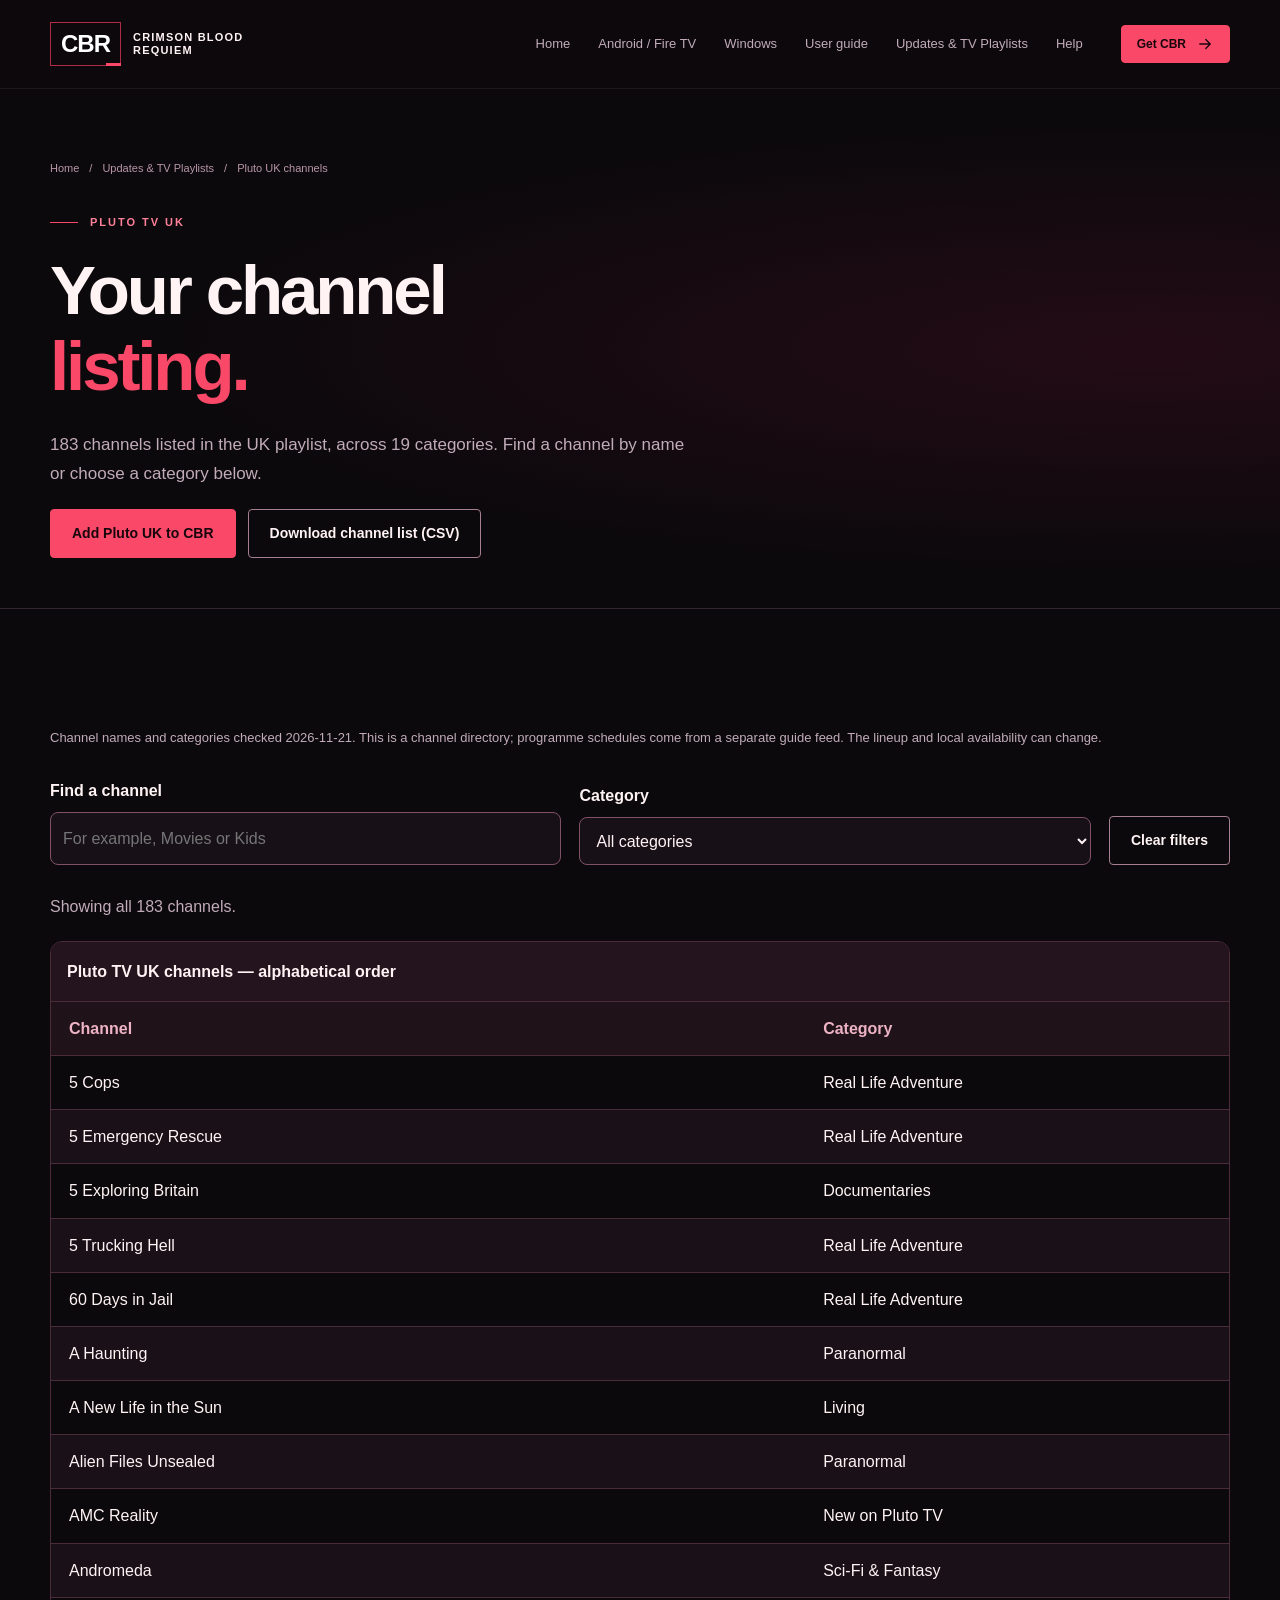
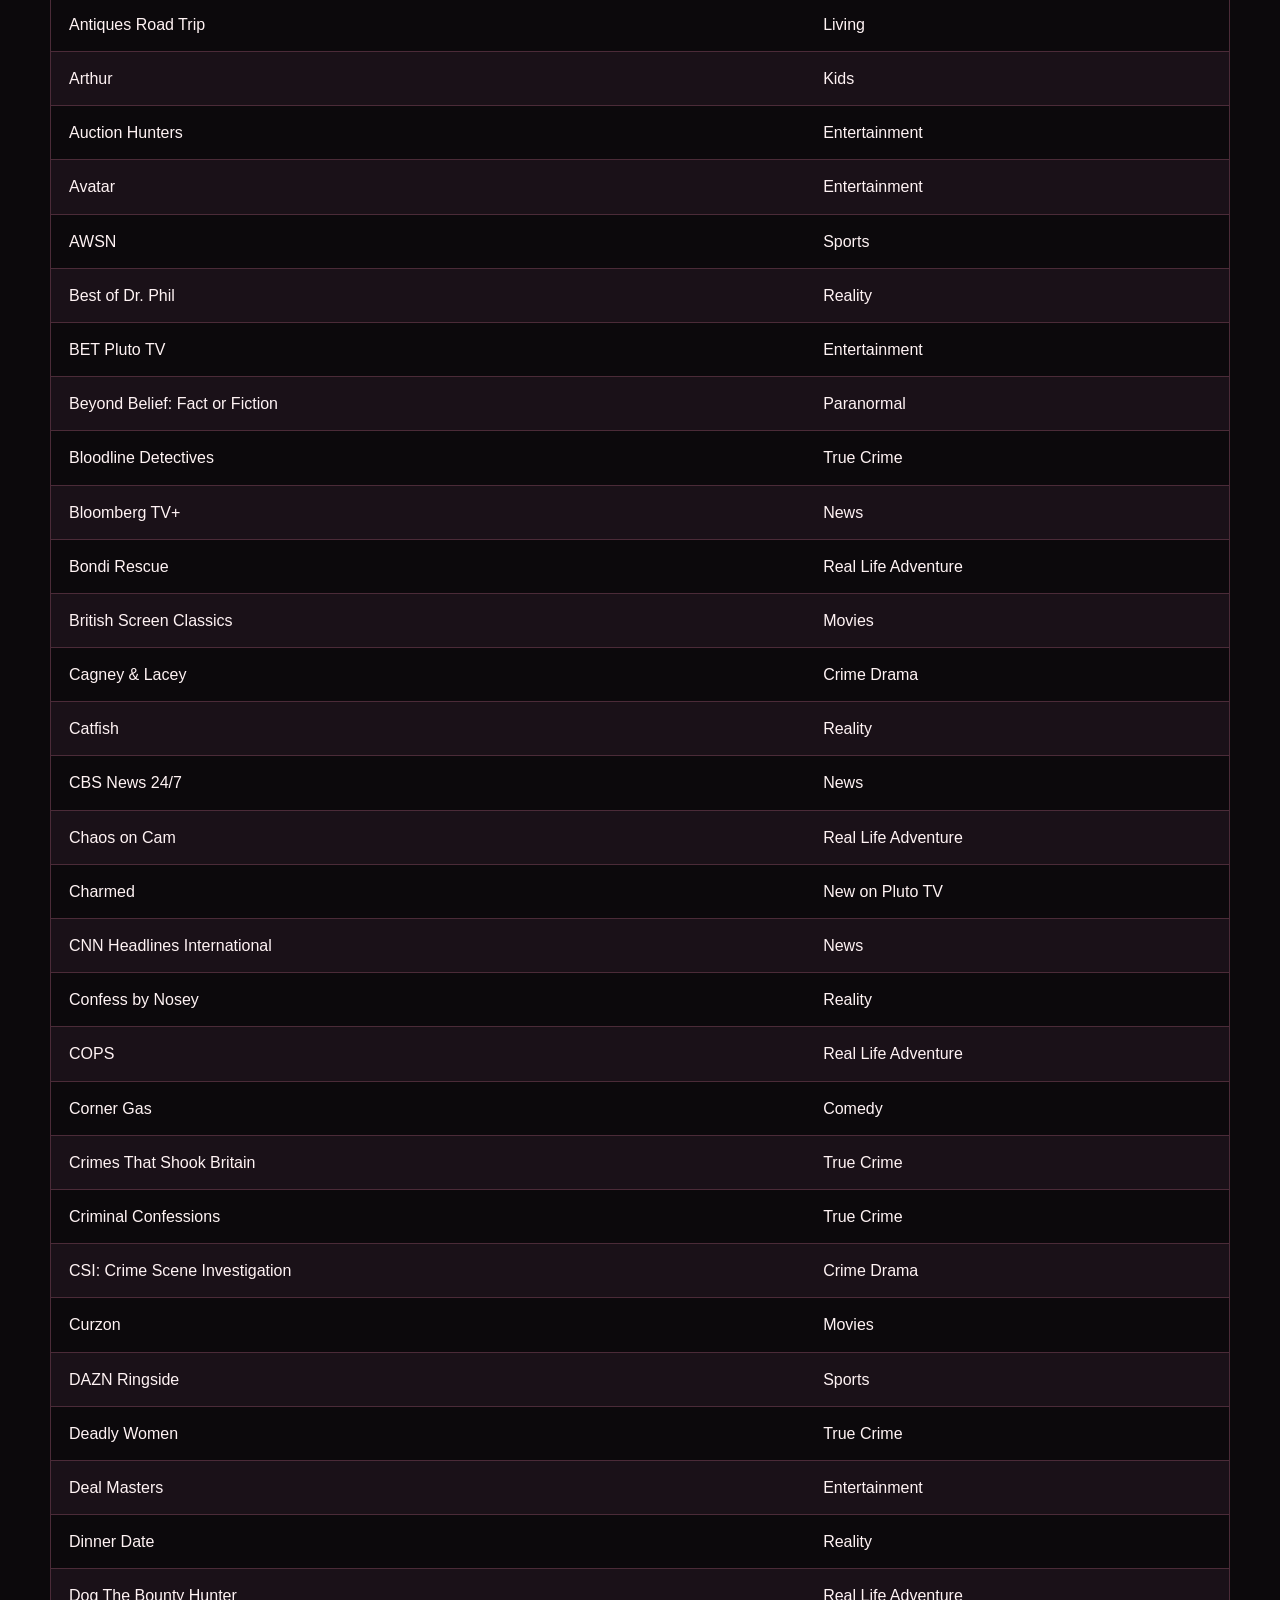
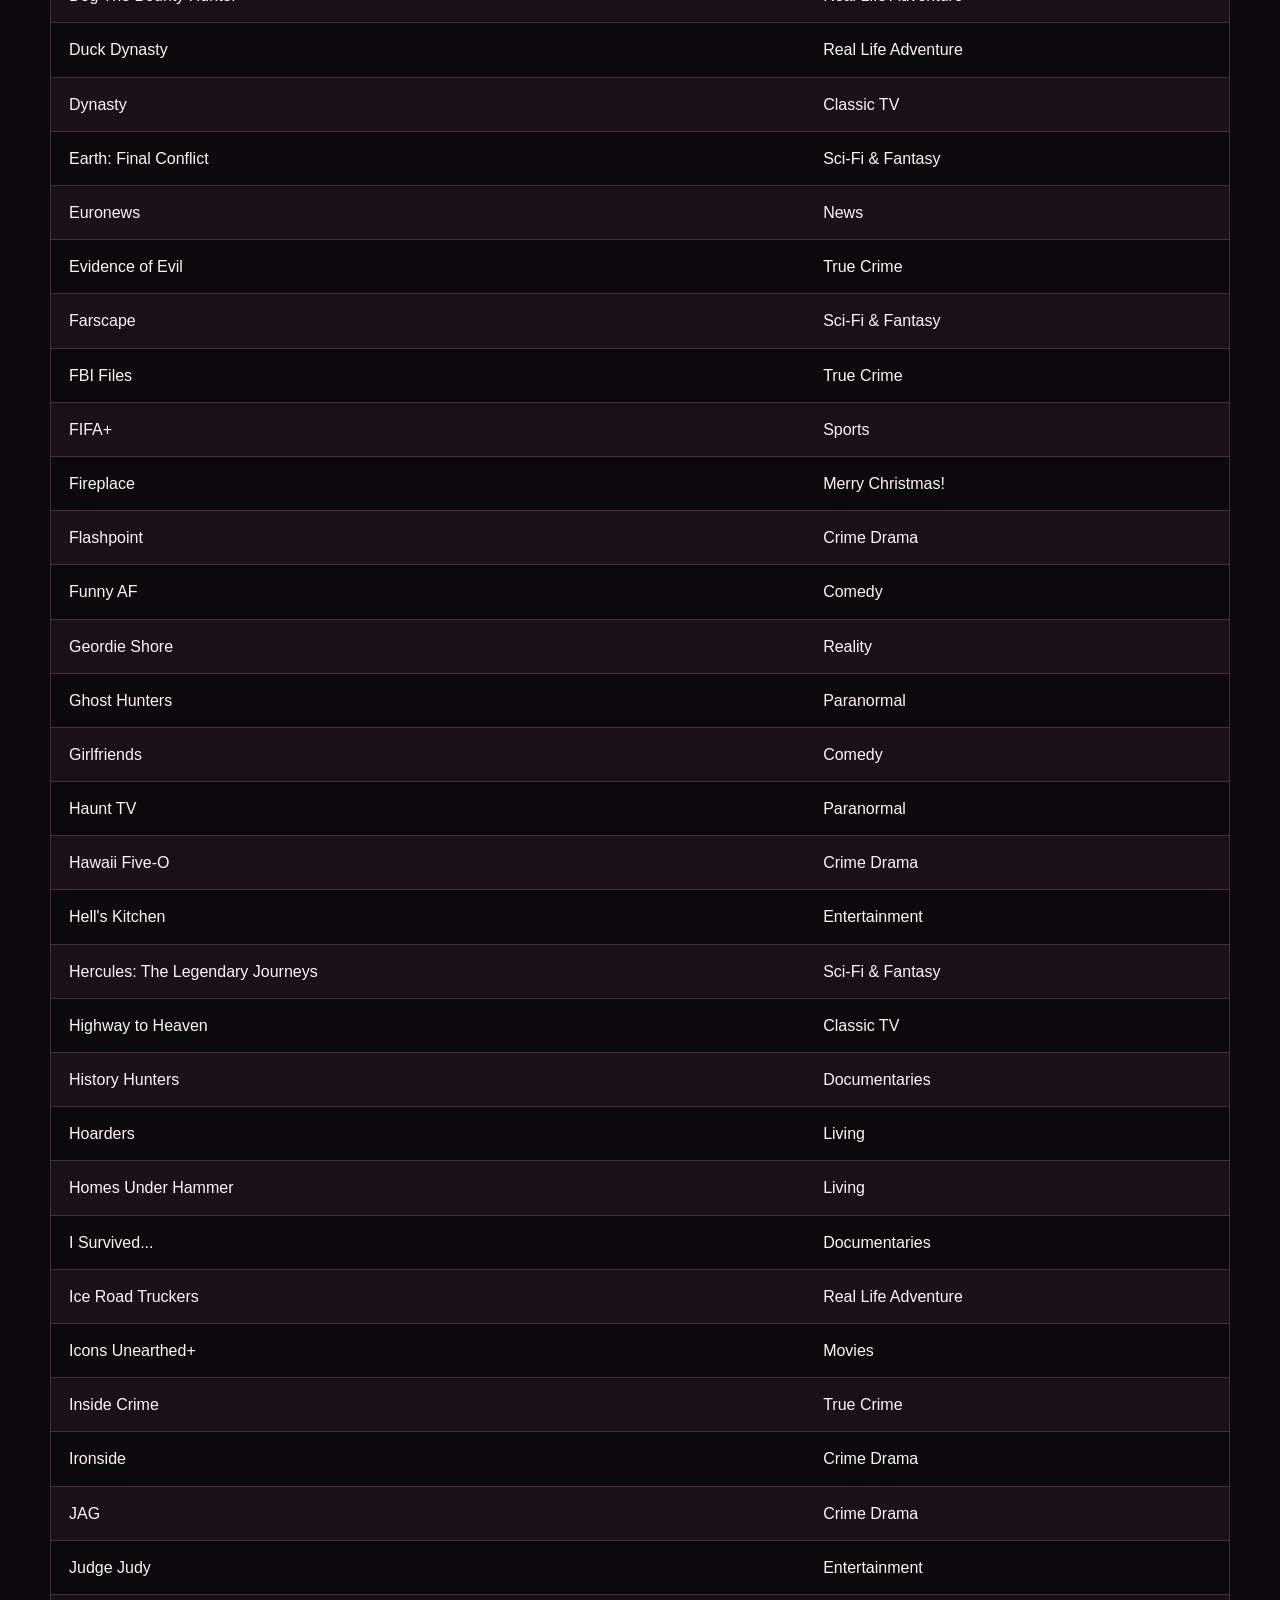
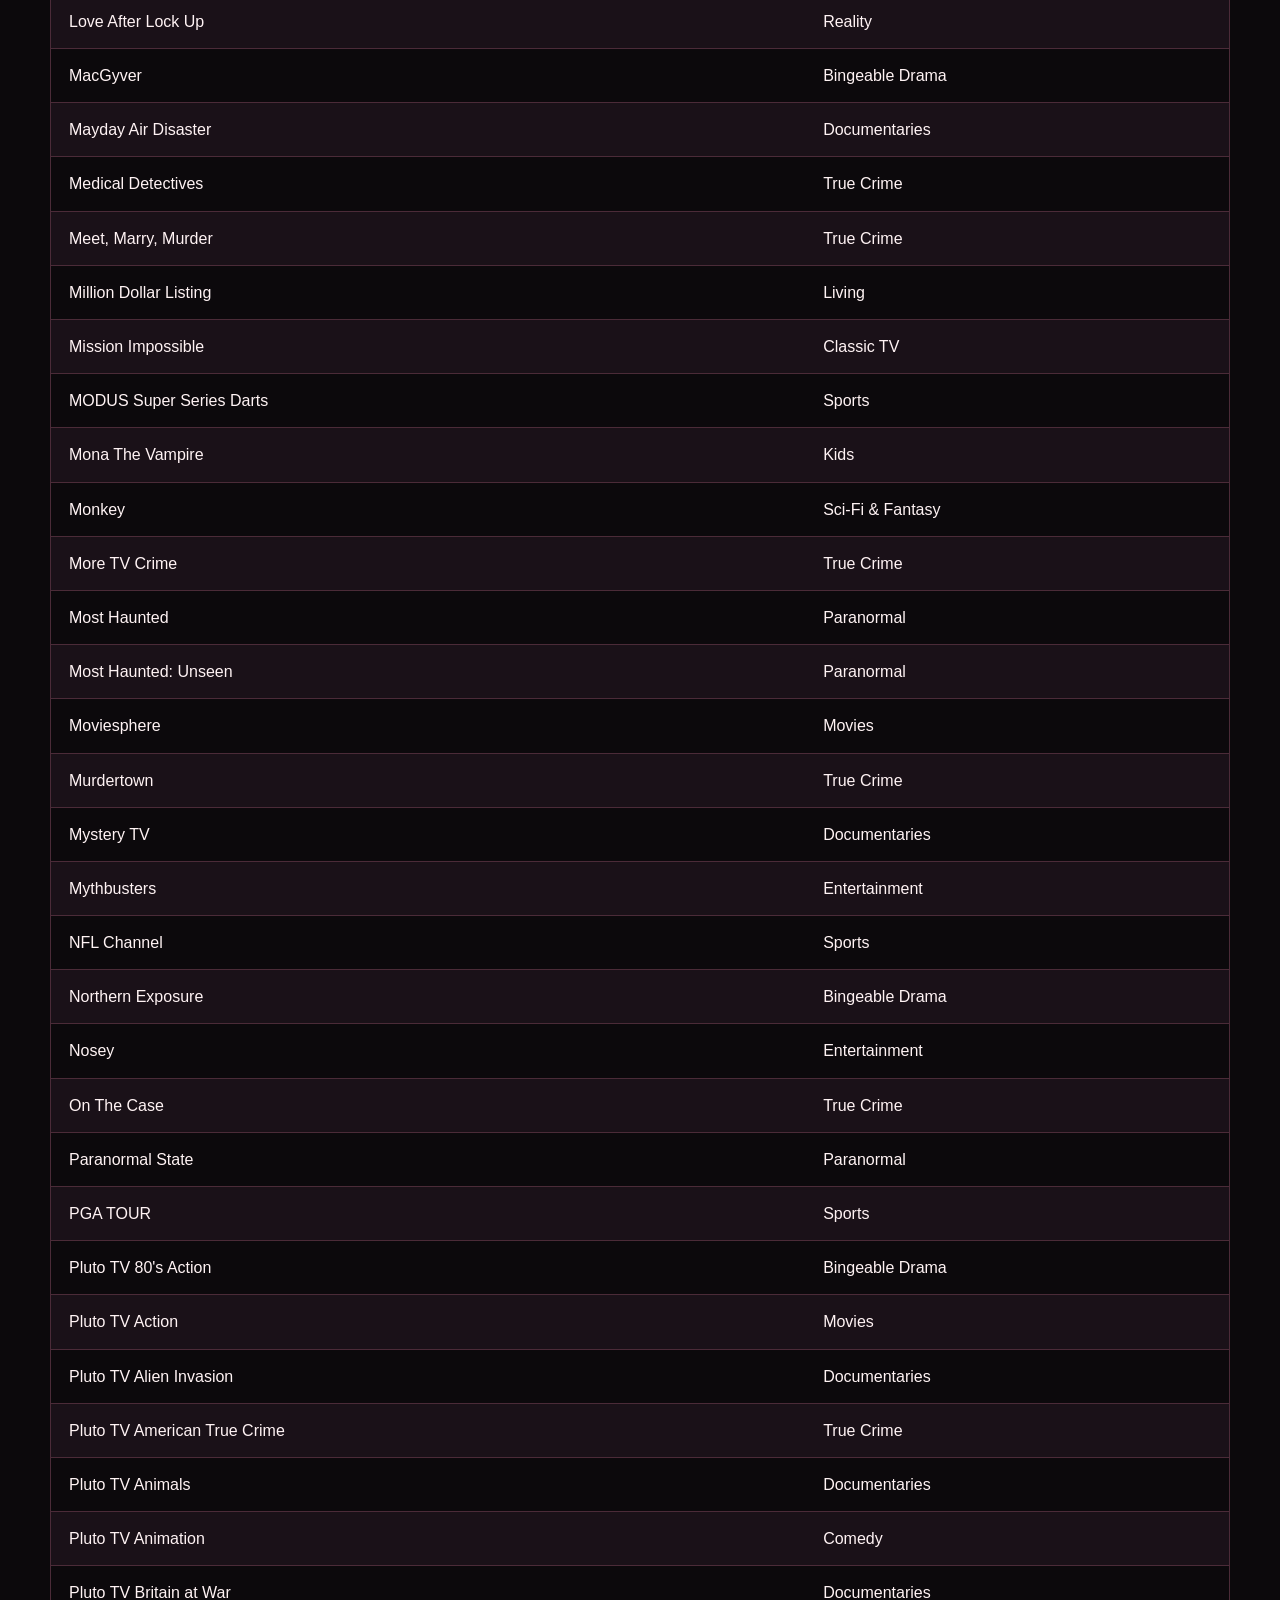
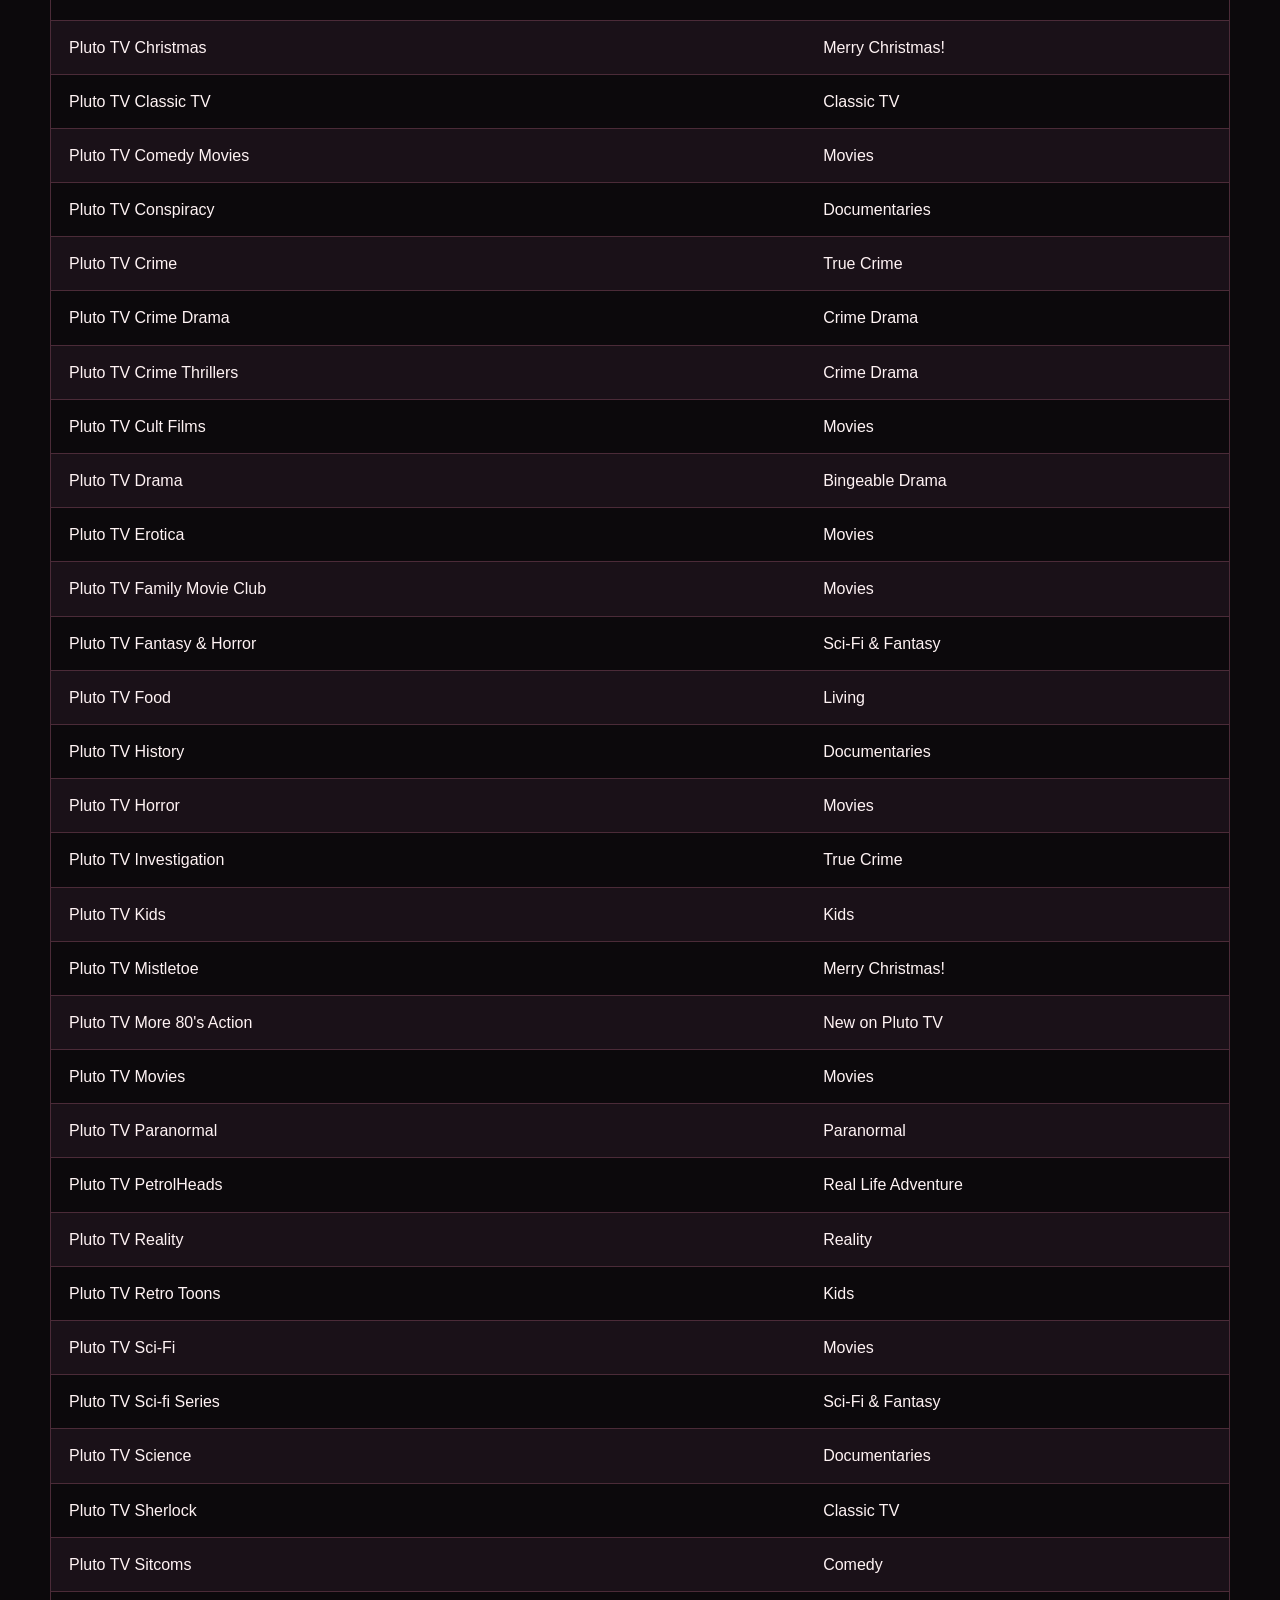
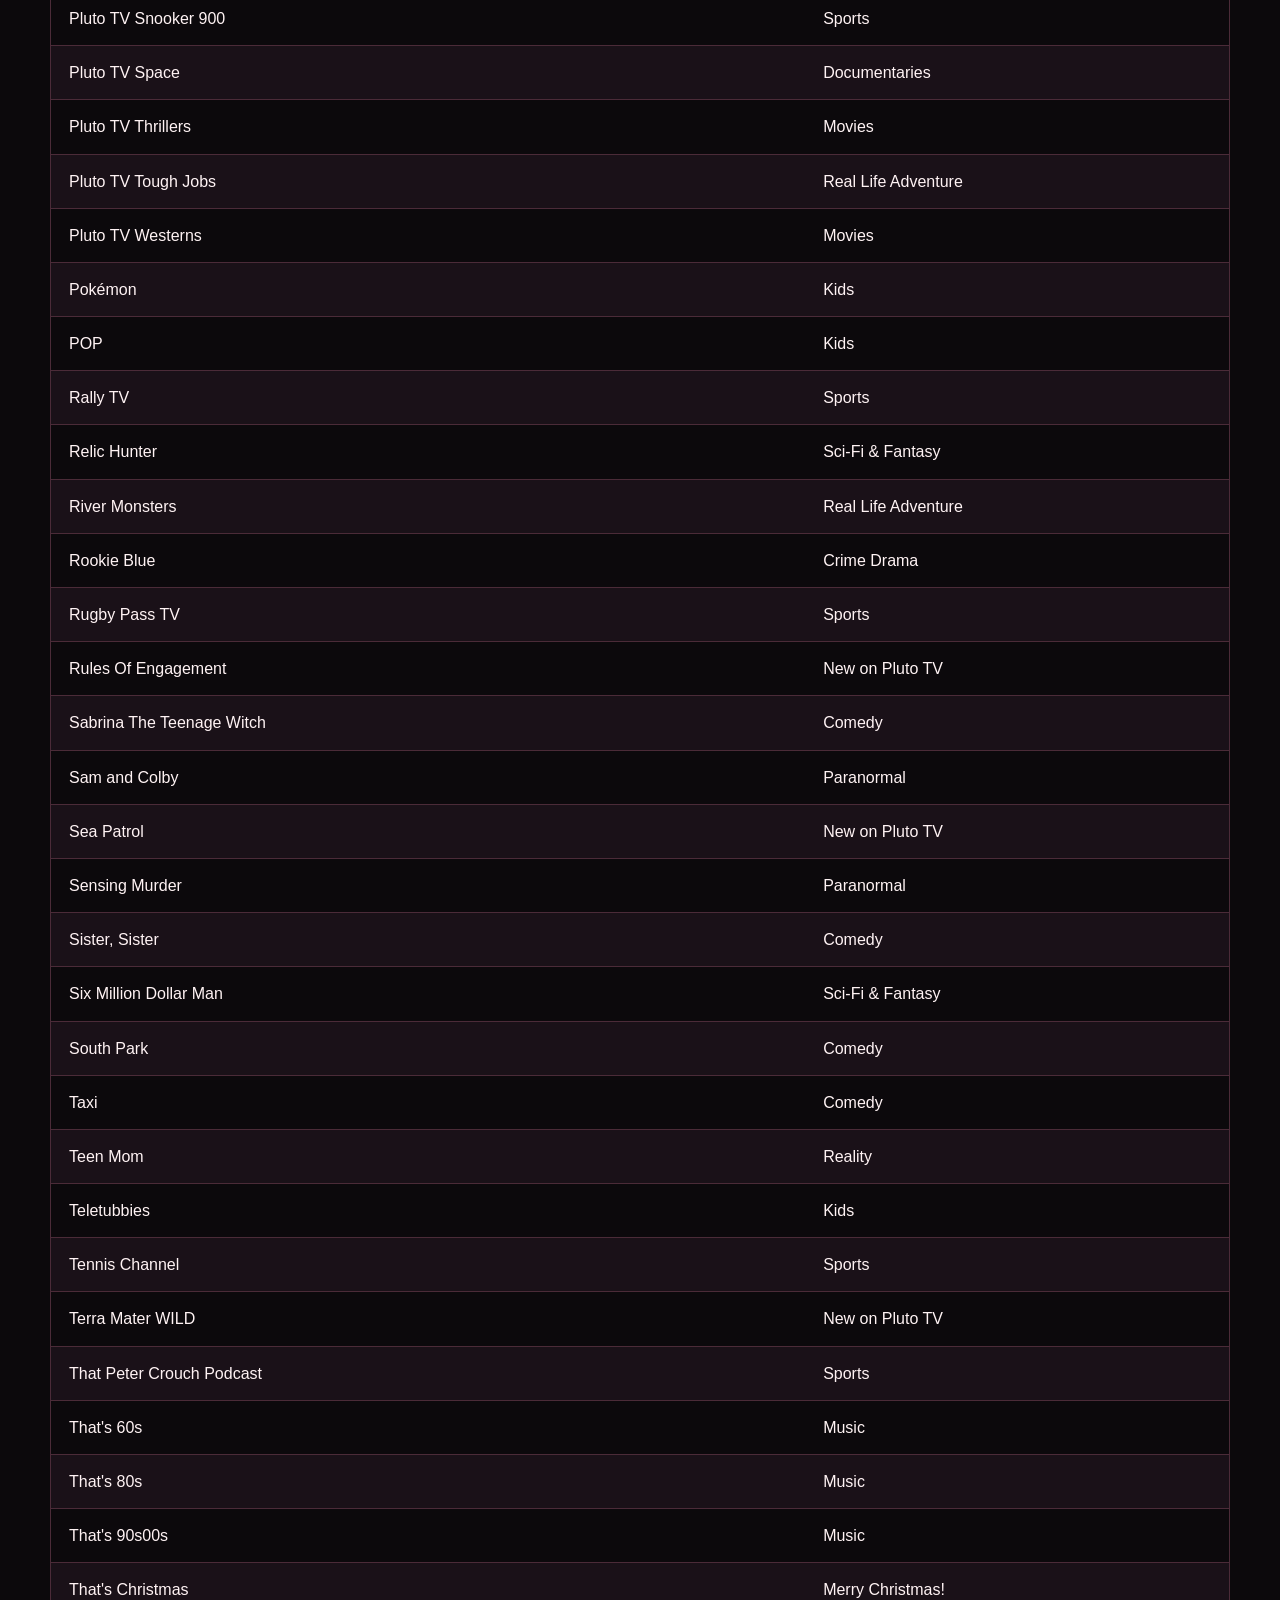
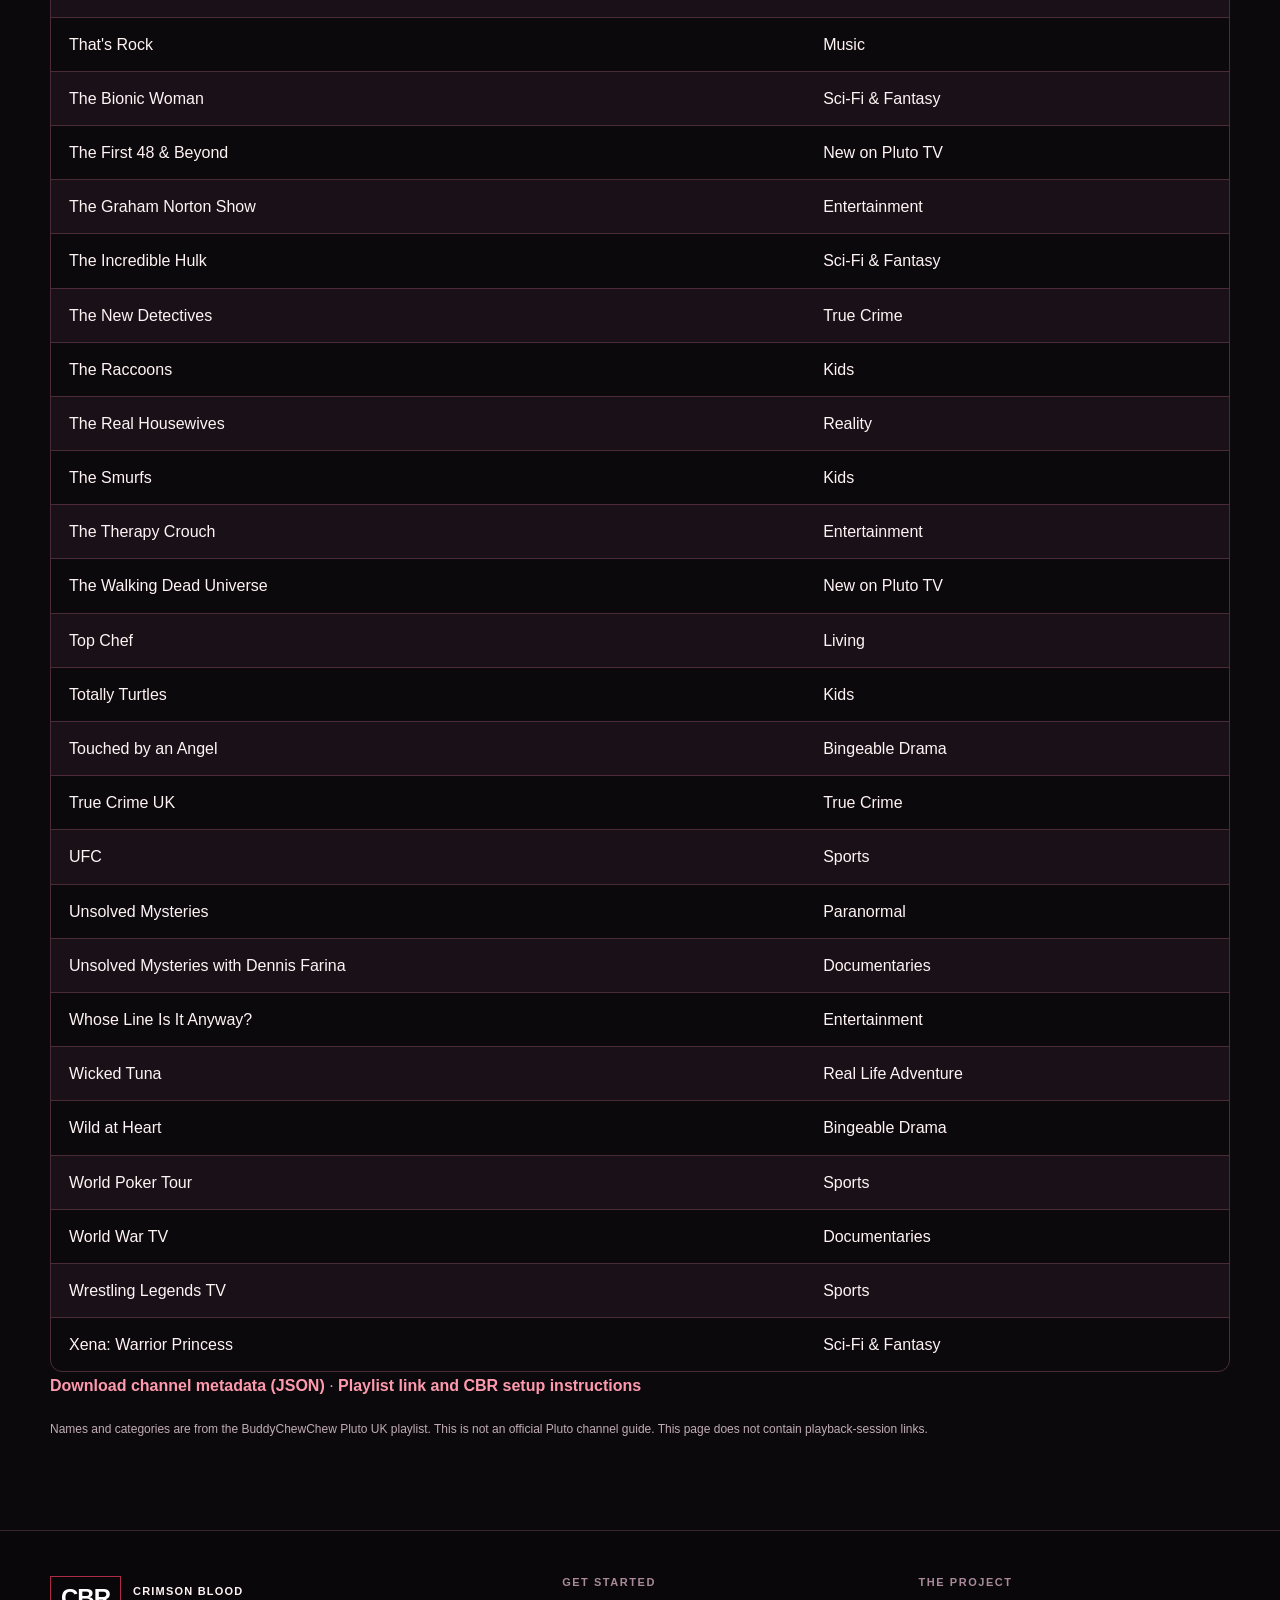
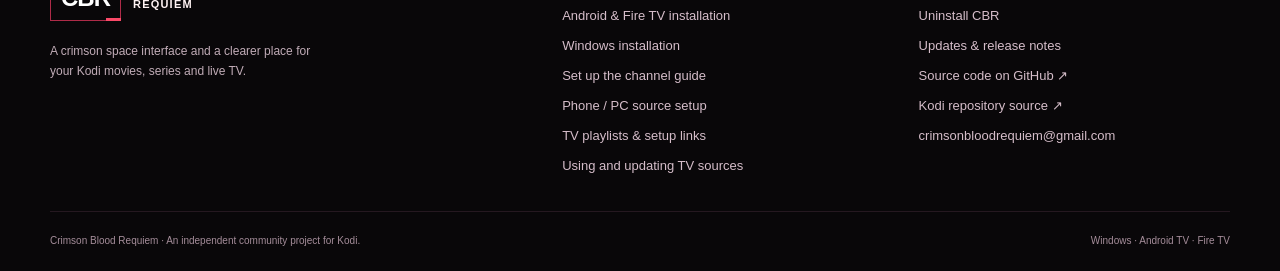
<file: website/pluto-channels.html>
<!doctype html>
<html lang="en-GB"><head><meta charset="utf-8"><meta name="viewport" content="width=device-width,initial-scale=1">
<title>Pluto TV UK channel listing | CBR</title><meta name="description" content="Search Pluto TV UK channels by name and category, download the channel list and add the playlist to CBR.">
<meta name="theme-color" content="#10090e"><link rel="canonical" href="https://anakra1.github.io/androitdtvfire/website/pluto-channels.html">
<meta property="og:type" content="website"><meta property="og:title" content="Pluto TV UK channel listing | CBR"><meta property="og:description" content="Search Pluto TV UK channels, filter by category and download the channel list."><meta property="og:image" content="https://anakra1.github.io/androitdtvfire/website/assets/crimson-fleet.jpg"><meta property="og:url" content="https://anakra1.github.io/androitdtvfire/website/pluto-channels.html">
<link rel="icon" type="image/png" href="assets/cbr-icon.png"><link rel="stylesheet" href="assets/site.css"><script src="assets/site.js" defer></script></head>
<body><a class="skip-link" href="#main">Skip to content</a><header class="site-header"><div class="wrap header-inner"><a class="brand" href="index.html" aria-label="Crimson Blood Requiem home"><span class="brand-mark">CBR</span><span class="brand-name">Crimson Blood<br>Requiem</span></a><nav class="main-nav" aria-label="Main navigation"><a href="index.html" >Home</a><a href="android.html">Android / Fire TV</a><a href="windows.html">Windows</a><a href="guide.html">User guide</a><a href="updates.html">Updates &amp; TV Playlists</a><a href="help.html">Help</a></nav><div class="header-cta"><a class="button primary small" href="index.html#install">Get CBR <svg viewBox="0 0 24 24" aria-hidden="true"><path d="M5 12h14m-6-6 6 6-6 6"/></svg></a></div></div></header>
<main id="main"><section class="page-hero"><div class="wrap"><div class="breadcrumbs"><a href="index.html">Home</a><span>/</span><a href="updates.html">Updates &amp; TV Playlists</a><span>/</span><span>Pluto UK channels</span></div><p class="eyebrow kicker">Pluto TV UK</p><h1>Your channel<br><span class="accent">listing.</span></h1><p class="lead">183 channels listed in the UK playlist, across 19 categories. Find a channel by name or choose a category below.</p><div class="actions"><a class="button primary" href="updates.html#pluto-uk">Add Pluto UK to CBR</a><a class="button" href="assets/pluto-uk-channels.csv" download>Download channel list (CSV)</a></div></div></section><section class="section wrap user-guide"><p class="guide-note">Channel names and categories checked 2026-11-21. This is a channel directory; programme schedules come from a separate guide feed. The lineup and local availability can change.</p><form id="pluto-channel-filters" class="channel-filters" role="search"><div><label for="pluto-channel-search">Find a channel</label><input id="pluto-channel-search" type="search" placeholder="For example, Movies or Kids" autocomplete="off"></div><div><label for="pluto-channel-group">Category</label><select id="pluto-channel-group"><option value="">All categories</option><option value="Bingeable Drama">Bingeable Drama (6)</option><option value="Classic TV">Classic TV (5)</option><option value="Comedy">Comedy (9)</option><option value="Crime Drama">Crime Drama (9)</option><option value="Documentaries">Documentaries (14)</option><option value="Entertainment">Entertainment (11)</option><option value="Kids">Kids (10)</option><option value="Living">Living (7)</option><option value="Merry Christmas!">Merry Christmas! (4)</option><option value="Movies">Movies (14)</option><option value="Music">Music (4)</option><option value="New on Pluto TV">New on Pluto TV (8)</option><option value="News">News (4)</option><option value="Paranormal">Paranormal (12)</option><option value="Real Life Adventure">Real Life Adventure (14)</option><option value="Reality">Reality (9)</option><option value="Sci-Fi &amp; Fantasy">Sci-Fi &amp; Fantasy (12)</option><option value="Sports">Sports (14)</option><option value="True Crime">True Crime (17)</option></select></div><button class="button" type="reset">Clear filters</button></form><p id="pluto-channel-count" role="status" aria-live="polite">Showing all 183 channels.</p><div class="channel-table-wrap"><table class="channel-list-table"><caption>Pluto TV UK channels — alphabetical order</caption><thead><tr><th scope="col">Channel</th><th scope="col">Category</th></tr></thead><tbody id="pluto-channel-rows"><tr data-channel-name="5 Cops" data-channel-group="Real Life Adventure"><td>5 Cops</td><td>Real Life Adventure</td></tr><tr data-channel-name="5 Emergency Rescue" data-channel-group="Real Life Adventure"><td>5 Emergency Rescue</td><td>Real Life Adventure</td></tr><tr data-channel-name="5 Exploring Britain" data-channel-group="Documentaries"><td>5 Exploring Britain</td><td>Documentaries</td></tr><tr data-channel-name="5 Trucking Hell" data-channel-group="Real Life Adventure"><td>5 Trucking Hell</td><td>Real Life Adventure</td></tr><tr data-channel-name="60 Days in Jail" data-channel-group="Real Life Adventure"><td>60 Days in Jail</td><td>Real Life Adventure</td></tr><tr data-channel-name="A Haunting" data-channel-group="Paranormal"><td>A Haunting</td><td>Paranormal</td></tr><tr data-channel-name="A New Life in the Sun" data-channel-group="Living"><td>A New Life in the Sun</td><td>Living</td></tr><tr data-channel-name="Alien Files Unsealed" data-channel-group="Paranormal"><td>Alien Files Unsealed</td><td>Paranormal</td></tr><tr data-channel-name="AMC Reality" data-channel-group="New on Pluto TV"><td>AMC Reality</td><td>New on Pluto TV</td></tr><tr data-channel-name="Andromeda" data-channel-group="Sci-Fi &amp; Fantasy"><td>Andromeda</td><td>Sci-Fi &amp; Fantasy</td></tr><tr data-channel-name="Antiques Road Trip" data-channel-group="Living"><td>Antiques Road Trip</td><td>Living</td></tr><tr data-channel-name="Arthur" data-channel-group="Kids"><td>Arthur</td><td>Kids</td></tr><tr data-channel-name="Auction Hunters" data-channel-group="Entertainment"><td>Auction Hunters</td><td>Entertainment</td></tr><tr data-channel-name="Avatar" data-channel-group="Entertainment"><td>Avatar</td><td>Entertainment</td></tr><tr data-channel-name="AWSN" data-channel-group="Sports"><td>AWSN</td><td>Sports</td></tr><tr data-channel-name="Best of Dr. Phil" data-channel-group="Reality"><td>Best of Dr. Phil</td><td>Reality</td></tr><tr data-channel-name="BET Pluto TV" data-channel-group="Entertainment"><td>BET Pluto TV</td><td>Entertainment</td></tr><tr data-channel-name="Beyond Belief: Fact or Fiction" data-channel-group="Paranormal"><td>Beyond Belief: Fact or Fiction</td><td>Paranormal</td></tr><tr data-channel-name="Bloodline Detectives" data-channel-group="True Crime"><td>Bloodline Detectives</td><td>True Crime</td></tr><tr data-channel-name="Bloomberg TV+" data-channel-group="News"><td>Bloomberg TV+</td><td>News</td></tr><tr data-channel-name="Bondi Rescue" data-channel-group="Real Life Adventure"><td>Bondi Rescue</td><td>Real Life Adventure</td></tr><tr data-channel-name="British Screen Classics" data-channel-group="Movies"><td>British Screen Classics</td><td>Movies</td></tr><tr data-channel-name="Cagney &amp; Lacey" data-channel-group="Crime Drama"><td>Cagney &amp; Lacey</td><td>Crime Drama</td></tr><tr data-channel-name="Catfish" data-channel-group="Reality"><td>Catfish</td><td>Reality</td></tr><tr data-channel-name="CBS News 24/7" data-channel-group="News"><td>CBS News 24/7</td><td>News</td></tr><tr data-channel-name="Chaos on Cam" data-channel-group="Real Life Adventure"><td>Chaos on Cam</td><td>Real Life Adventure</td></tr><tr data-channel-name="Charmed" data-channel-group="New on Pluto TV"><td>Charmed</td><td>New on Pluto TV</td></tr><tr data-channel-name="CNN Headlines International" data-channel-group="News"><td>CNN Headlines International</td><td>News</td></tr><tr data-channel-name="Confess by Nosey" data-channel-group="Reality"><td>Confess by Nosey</td><td>Reality</td></tr><tr data-channel-name="COPS" data-channel-group="Real Life Adventure"><td>COPS</td><td>Real Life Adventure</td></tr><tr data-channel-name="Corner Gas" data-channel-group="Comedy"><td>Corner Gas</td><td>Comedy</td></tr><tr data-channel-name="Crimes That Shook Britain" data-channel-group="True Crime"><td>Crimes That Shook Britain</td><td>True Crime</td></tr><tr data-channel-name="Criminal Confessions" data-channel-group="True Crime"><td>Criminal Confessions</td><td>True Crime</td></tr><tr data-channel-name="CSI: Crime Scene Investigation" data-channel-group="Crime Drama"><td>CSI: Crime Scene Investigation</td><td>Crime Drama</td></tr><tr data-channel-name="Curzon" data-channel-group="Movies"><td>Curzon</td><td>Movies</td></tr><tr data-channel-name="DAZN Ringside" data-channel-group="Sports"><td>DAZN Ringside</td><td>Sports</td></tr><tr data-channel-name="Deadly Women" data-channel-group="True Crime"><td>Deadly Women</td><td>True Crime</td></tr><tr data-channel-name="Deal Masters" data-channel-group="Entertainment"><td>Deal Masters</td><td>Entertainment</td></tr><tr data-channel-name="Dinner Date" data-channel-group="Reality"><td>Dinner Date</td><td>Reality</td></tr><tr data-channel-name="Dog The Bounty Hunter" data-channel-group="Real Life Adventure"><td>Dog The Bounty Hunter</td><td>Real Life Adventure</td></tr><tr data-channel-name="Duck Dynasty" data-channel-group="Real Life Adventure"><td>Duck Dynasty</td><td>Real Life Adventure</td></tr><tr data-channel-name="Dynasty" data-channel-group="Classic TV"><td>Dynasty</td><td>Classic TV</td></tr><tr data-channel-name="Earth: Final Conflict" data-channel-group="Sci-Fi &amp; Fantasy"><td>Earth: Final Conflict</td><td>Sci-Fi &amp; Fantasy</td></tr><tr data-channel-name="Euronews" data-channel-group="News"><td>Euronews</td><td>News</td></tr><tr data-channel-name="Evidence of Evil" data-channel-group="True Crime"><td>Evidence of Evil</td><td>True Crime</td></tr><tr data-channel-name="Farscape" data-channel-group="Sci-Fi &amp; Fantasy"><td>Farscape</td><td>Sci-Fi &amp; Fantasy</td></tr><tr data-channel-name="FBI Files" data-channel-group="True Crime"><td>FBI Files</td><td>True Crime</td></tr><tr data-channel-name="FIFA+" data-channel-group="Sports"><td>FIFA+</td><td>Sports</td></tr><tr data-channel-name="Fireplace" data-channel-group="Merry Christmas!"><td>Fireplace</td><td>Merry Christmas!</td></tr><tr data-channel-name="Flashpoint" data-channel-group="Crime Drama"><td>Flashpoint</td><td>Crime Drama</td></tr><tr data-channel-name="Funny AF" data-channel-group="Comedy"><td>Funny AF</td><td>Comedy</td></tr><tr data-channel-name="Geordie Shore" data-channel-group="Reality"><td>Geordie Shore</td><td>Reality</td></tr><tr data-channel-name="Ghost Hunters" data-channel-group="Paranormal"><td>Ghost Hunters</td><td>Paranormal</td></tr><tr data-channel-name="Girlfriends" data-channel-group="Comedy"><td>Girlfriends</td><td>Comedy</td></tr><tr data-channel-name="Haunt TV" data-channel-group="Paranormal"><td>Haunt TV</td><td>Paranormal</td></tr><tr data-channel-name="Hawaii Five-O" data-channel-group="Crime Drama"><td>Hawaii Five-O</td><td>Crime Drama</td></tr><tr data-channel-name="Hell&#x27;s Kitchen" data-channel-group="Entertainment"><td>Hell&#x27;s Kitchen</td><td>Entertainment</td></tr><tr data-channel-name="Hercules: The Legendary Journeys" data-channel-group="Sci-Fi &amp; Fantasy"><td>Hercules: The Legendary Journeys</td><td>Sci-Fi &amp; Fantasy</td></tr><tr data-channel-name="Highway to Heaven" data-channel-group="Classic TV"><td>Highway to Heaven</td><td>Classic TV</td></tr><tr data-channel-name="History Hunters" data-channel-group="Documentaries"><td>History Hunters</td><td>Documentaries</td></tr><tr data-channel-name="Hoarders" data-channel-group="Living"><td>Hoarders</td><td>Living</td></tr><tr data-channel-name="Homes Under Hammer" data-channel-group="Living"><td>Homes Under Hammer</td><td>Living</td></tr><tr data-channel-name="I Survived..." data-channel-group="Documentaries"><td>I Survived...</td><td>Documentaries</td></tr><tr data-channel-name="Ice Road Truckers" data-channel-group="Real Life Adventure"><td>Ice Road Truckers</td><td>Real Life Adventure</td></tr><tr data-channel-name="Icons Unearthed+" data-channel-group="Movies"><td>Icons Unearthed+</td><td>Movies</td></tr><tr data-channel-name="Inside Crime" data-channel-group="True Crime"><td>Inside Crime</td><td>True Crime</td></tr><tr data-channel-name="Ironside" data-channel-group="Crime Drama"><td>Ironside</td><td>Crime Drama</td></tr><tr data-channel-name="JAG" data-channel-group="Crime Drama"><td>JAG</td><td>Crime Drama</td></tr><tr data-channel-name="Judge Judy" data-channel-group="Entertainment"><td>Judge Judy</td><td>Entertainment</td></tr><tr data-channel-name="Love After Lock Up" data-channel-group="Reality"><td>Love After Lock Up</td><td>Reality</td></tr><tr data-channel-name="MacGyver" data-channel-group="Bingeable Drama"><td>MacGyver</td><td>Bingeable Drama</td></tr><tr data-channel-name="Mayday Air Disaster" data-channel-group="Documentaries"><td>Mayday Air Disaster</td><td>Documentaries</td></tr><tr data-channel-name="Medical Detectives" data-channel-group="True Crime"><td>Medical Detectives</td><td>True Crime</td></tr><tr data-channel-name="Meet, Marry, Murder" data-channel-group="True Crime"><td>Meet, Marry, Murder</td><td>True Crime</td></tr><tr data-channel-name="Million Dollar Listing" data-channel-group="Living"><td>Million Dollar Listing</td><td>Living</td></tr><tr data-channel-name="Mission Impossible" data-channel-group="Classic TV"><td>Mission Impossible</td><td>Classic TV</td></tr><tr data-channel-name="MODUS Super Series Darts" data-channel-group="Sports"><td>MODUS Super Series Darts</td><td>Sports</td></tr><tr data-channel-name="Mona The Vampire" data-channel-group="Kids"><td>Mona The Vampire</td><td>Kids</td></tr><tr data-channel-name="Monkey" data-channel-group="Sci-Fi &amp; Fantasy"><td>Monkey</td><td>Sci-Fi &amp; Fantasy</td></tr><tr data-channel-name="More TV Crime" data-channel-group="True Crime"><td>More TV Crime</td><td>True Crime</td></tr><tr data-channel-name="Most Haunted" data-channel-group="Paranormal"><td>Most Haunted</td><td>Paranormal</td></tr><tr data-channel-name="Most Haunted: Unseen" data-channel-group="Paranormal"><td>Most Haunted: Unseen</td><td>Paranormal</td></tr><tr data-channel-name="Moviesphere" data-channel-group="Movies"><td>Moviesphere</td><td>Movies</td></tr><tr data-channel-name="Murdertown" data-channel-group="True Crime"><td>Murdertown</td><td>True Crime</td></tr><tr data-channel-name="Mystery TV" data-channel-group="Documentaries"><td>Mystery TV</td><td>Documentaries</td></tr><tr data-channel-name="Mythbusters" data-channel-group="Entertainment"><td>Mythbusters</td><td>Entertainment</td></tr><tr data-channel-name="NFL Channel" data-channel-group="Sports"><td>NFL Channel</td><td>Sports</td></tr><tr data-channel-name="Northern Exposure" data-channel-group="Bingeable Drama"><td>Northern Exposure</td><td>Bingeable Drama</td></tr><tr data-channel-name="Nosey" data-channel-group="Entertainment"><td>Nosey</td><td>Entertainment</td></tr><tr data-channel-name="On The Case" data-channel-group="True Crime"><td>On The Case</td><td>True Crime</td></tr><tr data-channel-name="Paranormal State" data-channel-group="Paranormal"><td>Paranormal State</td><td>Paranormal</td></tr><tr data-channel-name="PGA TOUR" data-channel-group="Sports"><td>PGA TOUR</td><td>Sports</td></tr><tr data-channel-name="Pluto TV 80&#x27;s Action" data-channel-group="Bingeable Drama"><td>Pluto TV 80&#x27;s Action</td><td>Bingeable Drama</td></tr><tr data-channel-name="Pluto TV Action" data-channel-group="Movies"><td>Pluto TV Action</td><td>Movies</td></tr><tr data-channel-name="Pluto TV Alien Invasion" data-channel-group="Documentaries"><td>Pluto TV Alien Invasion</td><td>Documentaries</td></tr><tr data-channel-name="Pluto TV American True Crime" data-channel-group="True Crime"><td>Pluto TV American True Crime</td><td>True Crime</td></tr><tr data-channel-name="Pluto TV Animals" data-channel-group="Documentaries"><td>Pluto TV Animals</td><td>Documentaries</td></tr><tr data-channel-name="Pluto TV Animation" data-channel-group="Comedy"><td>Pluto TV Animation</td><td>Comedy</td></tr><tr data-channel-name="Pluto TV Britain at War" data-channel-group="Documentaries"><td>Pluto TV Britain at War</td><td>Documentaries</td></tr><tr data-channel-name="Pluto TV Christmas" data-channel-group="Merry Christmas!"><td>Pluto TV Christmas</td><td>Merry Christmas!</td></tr><tr data-channel-name="Pluto TV Classic TV" data-channel-group="Classic TV"><td>Pluto TV Classic TV</td><td>Classic TV</td></tr><tr data-channel-name="Pluto TV Comedy Movies" data-channel-group="Movies"><td>Pluto TV Comedy Movies</td><td>Movies</td></tr><tr data-channel-name="Pluto TV Conspiracy" data-channel-group="Documentaries"><td>Pluto TV Conspiracy</td><td>Documentaries</td></tr><tr data-channel-name="Pluto TV Crime" data-channel-group="True Crime"><td>Pluto TV Crime</td><td>True Crime</td></tr><tr data-channel-name="Pluto TV Crime Drama" data-channel-group="Crime Drama"><td>Pluto TV Crime Drama</td><td>Crime Drama</td></tr><tr data-channel-name="Pluto TV Crime Thrillers" data-channel-group="Crime Drama"><td>Pluto TV Crime Thrillers</td><td>Crime Drama</td></tr><tr data-channel-name="Pluto TV Cult Films" data-channel-group="Movies"><td>Pluto TV Cult Films</td><td>Movies</td></tr><tr data-channel-name="Pluto TV Drama" data-channel-group="Bingeable Drama"><td>Pluto TV Drama</td><td>Bingeable Drama</td></tr><tr data-channel-name="Pluto TV Erotica" data-channel-group="Movies"><td>Pluto TV Erotica</td><td>Movies</td></tr><tr data-channel-name="Pluto TV Family Movie Club" data-channel-group="Movies"><td>Pluto TV Family Movie Club</td><td>Movies</td></tr><tr data-channel-name="Pluto TV Fantasy &amp; Horror" data-channel-group="Sci-Fi &amp; Fantasy"><td>Pluto TV Fantasy &amp; Horror</td><td>Sci-Fi &amp; Fantasy</td></tr><tr data-channel-name="Pluto TV Food" data-channel-group="Living"><td>Pluto TV Food</td><td>Living</td></tr><tr data-channel-name="Pluto TV History" data-channel-group="Documentaries"><td>Pluto TV History</td><td>Documentaries</td></tr><tr data-channel-name="Pluto TV Horror" data-channel-group="Movies"><td>Pluto TV Horror</td><td>Movies</td></tr><tr data-channel-name="Pluto TV Investigation" data-channel-group="True Crime"><td>Pluto TV Investigation</td><td>True Crime</td></tr><tr data-channel-name="Pluto TV Kids" data-channel-group="Kids"><td>Pluto TV Kids</td><td>Kids</td></tr><tr data-channel-name="Pluto TV Mistletoe" data-channel-group="Merry Christmas!"><td>Pluto TV Mistletoe</td><td>Merry Christmas!</td></tr><tr data-channel-name="Pluto TV More 80&#x27;s Action" data-channel-group="New on Pluto TV"><td>Pluto TV More 80&#x27;s Action</td><td>New on Pluto TV</td></tr><tr data-channel-name="Pluto TV Movies" data-channel-group="Movies"><td>Pluto TV Movies</td><td>Movies</td></tr><tr data-channel-name="Pluto TV Paranormal" data-channel-group="Paranormal"><td>Pluto TV Paranormal</td><td>Paranormal</td></tr><tr data-channel-name="Pluto TV PetrolHeads" data-channel-group="Real Life Adventure"><td>Pluto TV PetrolHeads</td><td>Real Life Adventure</td></tr><tr data-channel-name="Pluto TV Reality" data-channel-group="Reality"><td>Pluto TV Reality</td><td>Reality</td></tr><tr data-channel-name="Pluto TV Retro Toons" data-channel-group="Kids"><td>Pluto TV Retro Toons</td><td>Kids</td></tr><tr data-channel-name="Pluto TV Sci-Fi" data-channel-group="Movies"><td>Pluto TV Sci-Fi</td><td>Movies</td></tr><tr data-channel-name="Pluto TV Sci-fi Series" data-channel-group="Sci-Fi &amp; Fantasy"><td>Pluto TV Sci-fi Series</td><td>Sci-Fi &amp; Fantasy</td></tr><tr data-channel-name="Pluto TV Science" data-channel-group="Documentaries"><td>Pluto TV Science</td><td>Documentaries</td></tr><tr data-channel-name="Pluto TV Sherlock" data-channel-group="Classic TV"><td>Pluto TV Sherlock</td><td>Classic TV</td></tr><tr data-channel-name="Pluto TV Sitcoms" data-channel-group="Comedy"><td>Pluto TV Sitcoms</td><td>Comedy</td></tr><tr data-channel-name="Pluto TV Snooker 900" data-channel-group="Sports"><td>Pluto TV Snooker 900</td><td>Sports</td></tr><tr data-channel-name="Pluto TV Space" data-channel-group="Documentaries"><td>Pluto TV Space</td><td>Documentaries</td></tr><tr data-channel-name="Pluto TV Thrillers" data-channel-group="Movies"><td>Pluto TV Thrillers</td><td>Movies</td></tr><tr data-channel-name="Pluto TV Tough Jobs" data-channel-group="Real Life Adventure"><td>Pluto TV Tough Jobs</td><td>Real Life Adventure</td></tr><tr data-channel-name="Pluto TV Westerns" data-channel-group="Movies"><td>Pluto TV Westerns</td><td>Movies</td></tr><tr data-channel-name="Pokémon" data-channel-group="Kids"><td>Pokémon</td><td>Kids</td></tr><tr data-channel-name="POP" data-channel-group="Kids"><td>POP</td><td>Kids</td></tr><tr data-channel-name="Rally TV" data-channel-group="Sports"><td>Rally TV</td><td>Sports</td></tr><tr data-channel-name="Relic Hunter" data-channel-group="Sci-Fi &amp; Fantasy"><td>Relic Hunter</td><td>Sci-Fi &amp; Fantasy</td></tr><tr data-channel-name="River Monsters" data-channel-group="Real Life Adventure"><td>River Monsters</td><td>Real Life Adventure</td></tr><tr data-channel-name="Rookie Blue" data-channel-group="Crime Drama"><td>Rookie Blue</td><td>Crime Drama</td></tr><tr data-channel-name="Rugby Pass TV" data-channel-group="Sports"><td>Rugby Pass TV</td><td>Sports</td></tr><tr data-channel-name="Rules Of Engagement" data-channel-group="New on Pluto TV"><td>Rules Of Engagement</td><td>New on Pluto TV</td></tr><tr data-channel-name="Sabrina The Teenage Witch" data-channel-group="Comedy"><td>Sabrina The Teenage Witch</td><td>Comedy</td></tr><tr data-channel-name="Sam and Colby" data-channel-group="Paranormal"><td>Sam and Colby</td><td>Paranormal</td></tr><tr data-channel-name="Sea Patrol" data-channel-group="New on Pluto TV"><td>Sea Patrol</td><td>New on Pluto TV</td></tr><tr data-channel-name="Sensing Murder" data-channel-group="Paranormal"><td>Sensing Murder</td><td>Paranormal</td></tr><tr data-channel-name="Sister, Sister" data-channel-group="Comedy"><td>Sister, Sister</td><td>Comedy</td></tr><tr data-channel-name="Six Million Dollar Man" data-channel-group="Sci-Fi &amp; Fantasy"><td>Six Million Dollar Man</td><td>Sci-Fi &amp; Fantasy</td></tr><tr data-channel-name="South Park" data-channel-group="Comedy"><td>South Park</td><td>Comedy</td></tr><tr data-channel-name="Taxi" data-channel-group="Comedy"><td>Taxi</td><td>Comedy</td></tr><tr data-channel-name="Teen Mom" data-channel-group="Reality"><td>Teen Mom</td><td>Reality</td></tr><tr data-channel-name="Teletubbies" data-channel-group="Kids"><td>Teletubbies</td><td>Kids</td></tr><tr data-channel-name="Tennis Channel" data-channel-group="Sports"><td>Tennis Channel</td><td>Sports</td></tr><tr data-channel-name="Terra Mater WILD" data-channel-group="New on Pluto TV"><td>Terra Mater WILD</td><td>New on Pluto TV</td></tr><tr data-channel-name="That Peter Crouch Podcast" data-channel-group="Sports"><td>That Peter Crouch Podcast</td><td>Sports</td></tr><tr data-channel-name="That&#x27;s 60s" data-channel-group="Music"><td>That&#x27;s 60s</td><td>Music</td></tr><tr data-channel-name="That&#x27;s 80s" data-channel-group="Music"><td>That&#x27;s 80s</td><td>Music</td></tr><tr data-channel-name="That&#x27;s 90s00s" data-channel-group="Music"><td>That&#x27;s 90s00s</td><td>Music</td></tr><tr data-channel-name="That&#x27;s Christmas" data-channel-group="Merry Christmas!"><td>That&#x27;s Christmas</td><td>Merry Christmas!</td></tr><tr data-channel-name="That&#x27;s Rock" data-channel-group="Music"><td>That&#x27;s Rock</td><td>Music</td></tr><tr data-channel-name="The Bionic Woman" data-channel-group="Sci-Fi &amp; Fantasy"><td>The Bionic Woman</td><td>Sci-Fi &amp; Fantasy</td></tr><tr data-channel-name="The First 48 &amp; Beyond" data-channel-group="New on Pluto TV"><td>The First 48 &amp; Beyond</td><td>New on Pluto TV</td></tr><tr data-channel-name="The Graham Norton Show" data-channel-group="Entertainment"><td>The Graham Norton Show</td><td>Entertainment</td></tr><tr data-channel-name="The Incredible Hulk" data-channel-group="Sci-Fi &amp; Fantasy"><td>The Incredible Hulk</td><td>Sci-Fi &amp; Fantasy</td></tr><tr data-channel-name="The New Detectives" data-channel-group="True Crime"><td>The New Detectives</td><td>True Crime</td></tr><tr data-channel-name="The Raccoons" data-channel-group="Kids"><td>The Raccoons</td><td>Kids</td></tr><tr data-channel-name="The Real Housewives" data-channel-group="Reality"><td>The Real Housewives</td><td>Reality</td></tr><tr data-channel-name="The Smurfs" data-channel-group="Kids"><td>The Smurfs</td><td>Kids</td></tr><tr data-channel-name="The Therapy Crouch" data-channel-group="Entertainment"><td>The Therapy Crouch</td><td>Entertainment</td></tr><tr data-channel-name="The Walking Dead Universe" data-channel-group="New on Pluto TV"><td>The Walking Dead Universe</td><td>New on Pluto TV</td></tr><tr data-channel-name="Top Chef" data-channel-group="Living"><td>Top Chef</td><td>Living</td></tr><tr data-channel-name="Totally Turtles" data-channel-group="Kids"><td>Totally Turtles</td><td>Kids</td></tr><tr data-channel-name="Touched by an Angel" data-channel-group="Bingeable Drama"><td>Touched by an Angel</td><td>Bingeable Drama</td></tr><tr data-channel-name="True Crime UK" data-channel-group="True Crime"><td>True Crime UK</td><td>True Crime</td></tr><tr data-channel-name="UFC" data-channel-group="Sports"><td>UFC</td><td>Sports</td></tr><tr data-channel-name="Unsolved Mysteries" data-channel-group="Paranormal"><td>Unsolved Mysteries</td><td>Paranormal</td></tr><tr data-channel-name="Unsolved Mysteries with Dennis Farina" data-channel-group="Documentaries"><td>Unsolved Mysteries with Dennis Farina</td><td>Documentaries</td></tr><tr data-channel-name="Whose Line Is It Anyway?" data-channel-group="Entertainment"><td>Whose Line Is It Anyway?</td><td>Entertainment</td></tr><tr data-channel-name="Wicked Tuna" data-channel-group="Real Life Adventure"><td>Wicked Tuna</td><td>Real Life Adventure</td></tr><tr data-channel-name="Wild at Heart" data-channel-group="Bingeable Drama"><td>Wild at Heart</td><td>Bingeable Drama</td></tr><tr data-channel-name="World Poker Tour" data-channel-group="Sports"><td>World Poker Tour</td><td>Sports</td></tr><tr data-channel-name="World War TV" data-channel-group="Documentaries"><td>World War TV</td><td>Documentaries</td></tr><tr data-channel-name="Wrestling Legends TV" data-channel-group="Sports"><td>Wrestling Legends TV</td><td>Sports</td></tr><tr data-channel-name="Xena: Warrior Princess" data-channel-group="Sci-Fi &amp; Fantasy"><td>Xena: Warrior Princess</td><td>Sci-Fi &amp; Fantasy</td></tr></tbody></table></div><p id="pluto-channel-empty" hidden>No channels match. Clear the filters or try another name.</p><noscript><p>The full alphabetical list is shown above. Enable JavaScript to use the search and category filters.</p></noscript><p><a class="text-link" href="assets/pluto-uk-channels.json" download>Download channel metadata (JSON)</a> · <a class="text-link" href="updates.html#pluto-uk">Playlist link and CBR setup instructions</a></p><p class="source-note">Names and categories are from the <a href="https://github.com/BuddyChewChew/pluto" target="_blank" rel="noopener noreferrer">BuddyChewChew Pluto UK playlist</a>. This is not an official Pluto channel guide. This page does not contain playback-session links.</p></section></main><script src="assets/pluto-channels.js" defer></script><footer class="site-footer"><div class="wrap"><div class="footer-grid"><div class="footer-brand"><a class="brand" href="index.html"><span class="brand-mark">CBR</span><span class="brand-name">Crimson Blood<br>Requiem</span></a><p>A crimson space interface and a clearer place for your Kodi movies, series and live TV.</p></div><div class="footer-links"><h3>Get started</h3><a href="android.html">Android & Fire TV installation</a><a href="windows.html">Windows installation</a><a href="help.html#tv-guide">Set up the channel guide</a><a href="help.html#pairing">Phone / PC source setup</a><a href="updates.html#pluto-uk">TV playlists &amp; setup links</a><a href="guide.html">Using and updating TV sources</a></div><div class="footer-links"><h3>The project</h3><a href="help.html#removing-cbr">Uninstall CBR</a><a href="updates.html#updates">Updates &amp; release notes</a><a href="https://github.com/Anakra1/androitdtvfire">Source code on GitHub ↗</a><a href="../">Kodi repository source ↗</a><a href="mailto:crimsonbloodrequiem@gmail.com">crimsonbloodrequiem@gmail.com</a></div></div><div class="footer-bottom"><span>Crimson Blood Requiem · An independent community project for Kodi.</span><span>Windows · Android TV · Fire TV</span></div></div></footer></body></html>
</file>
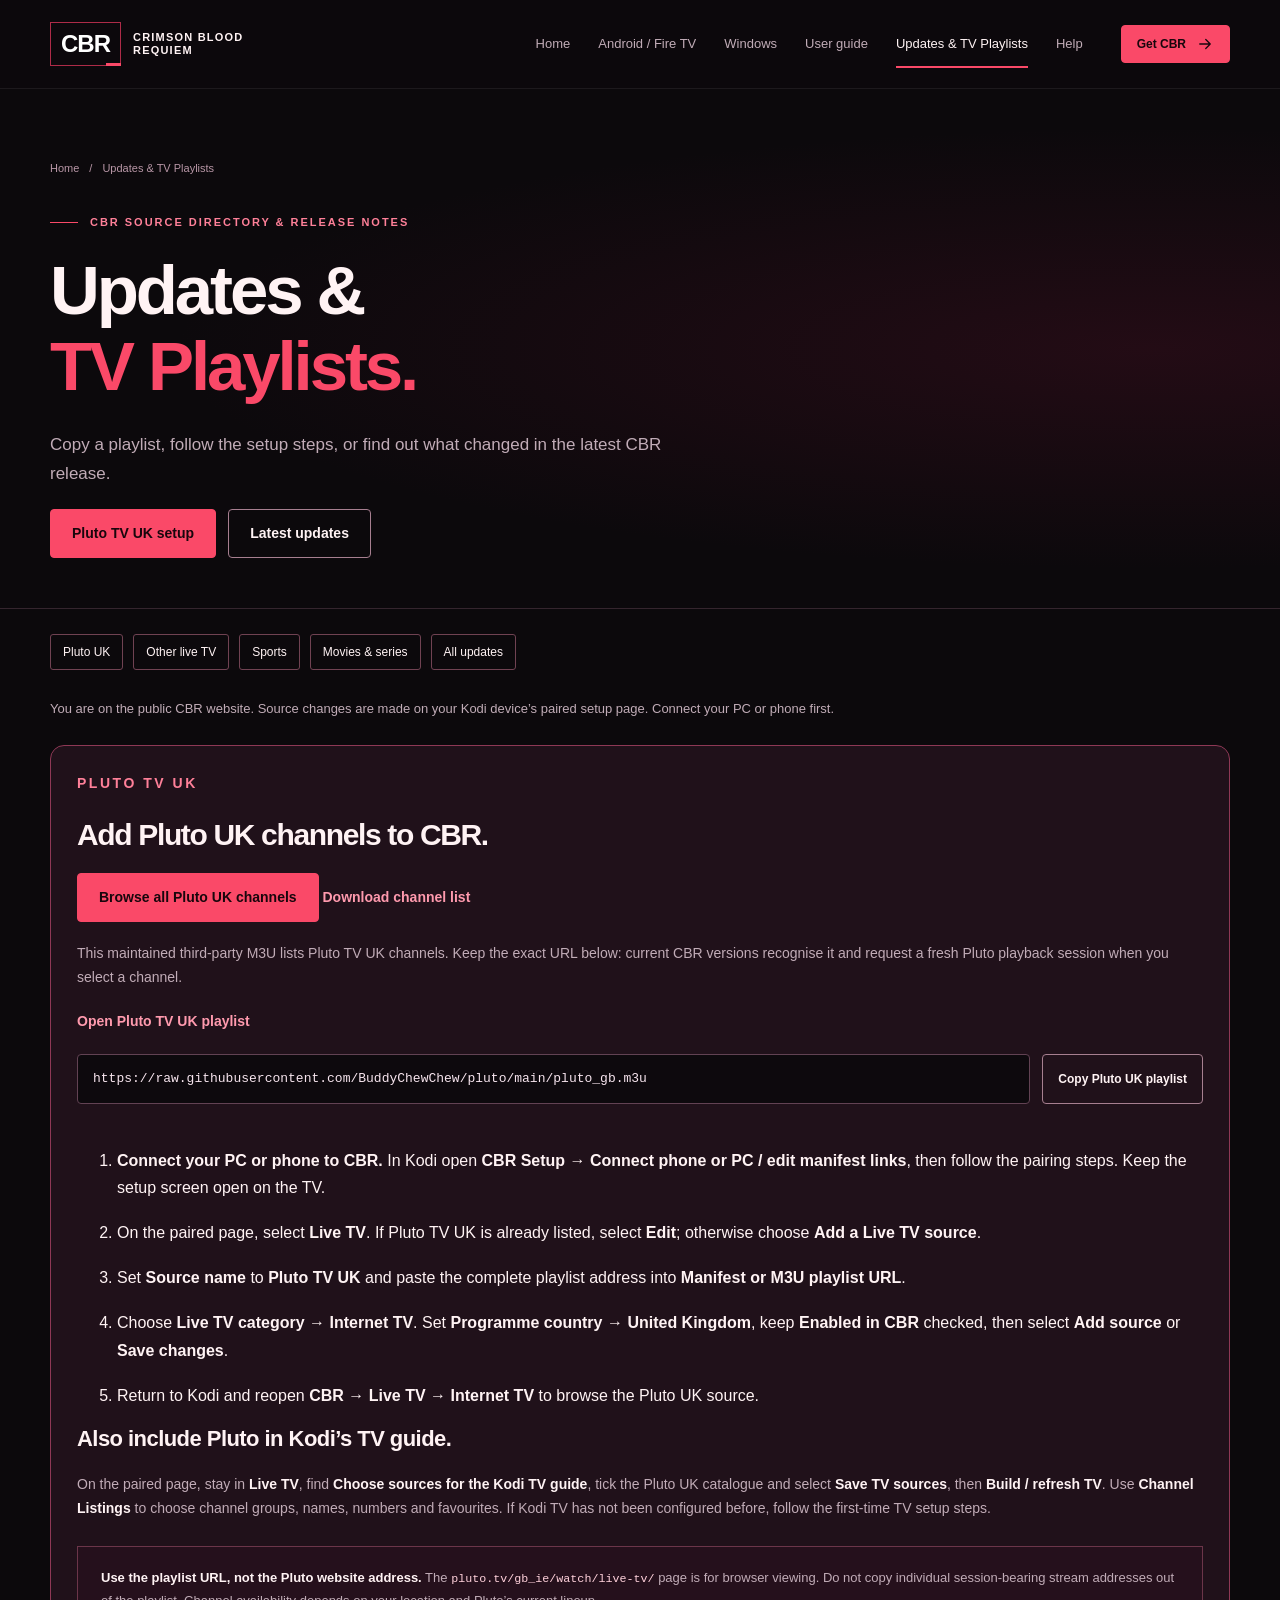
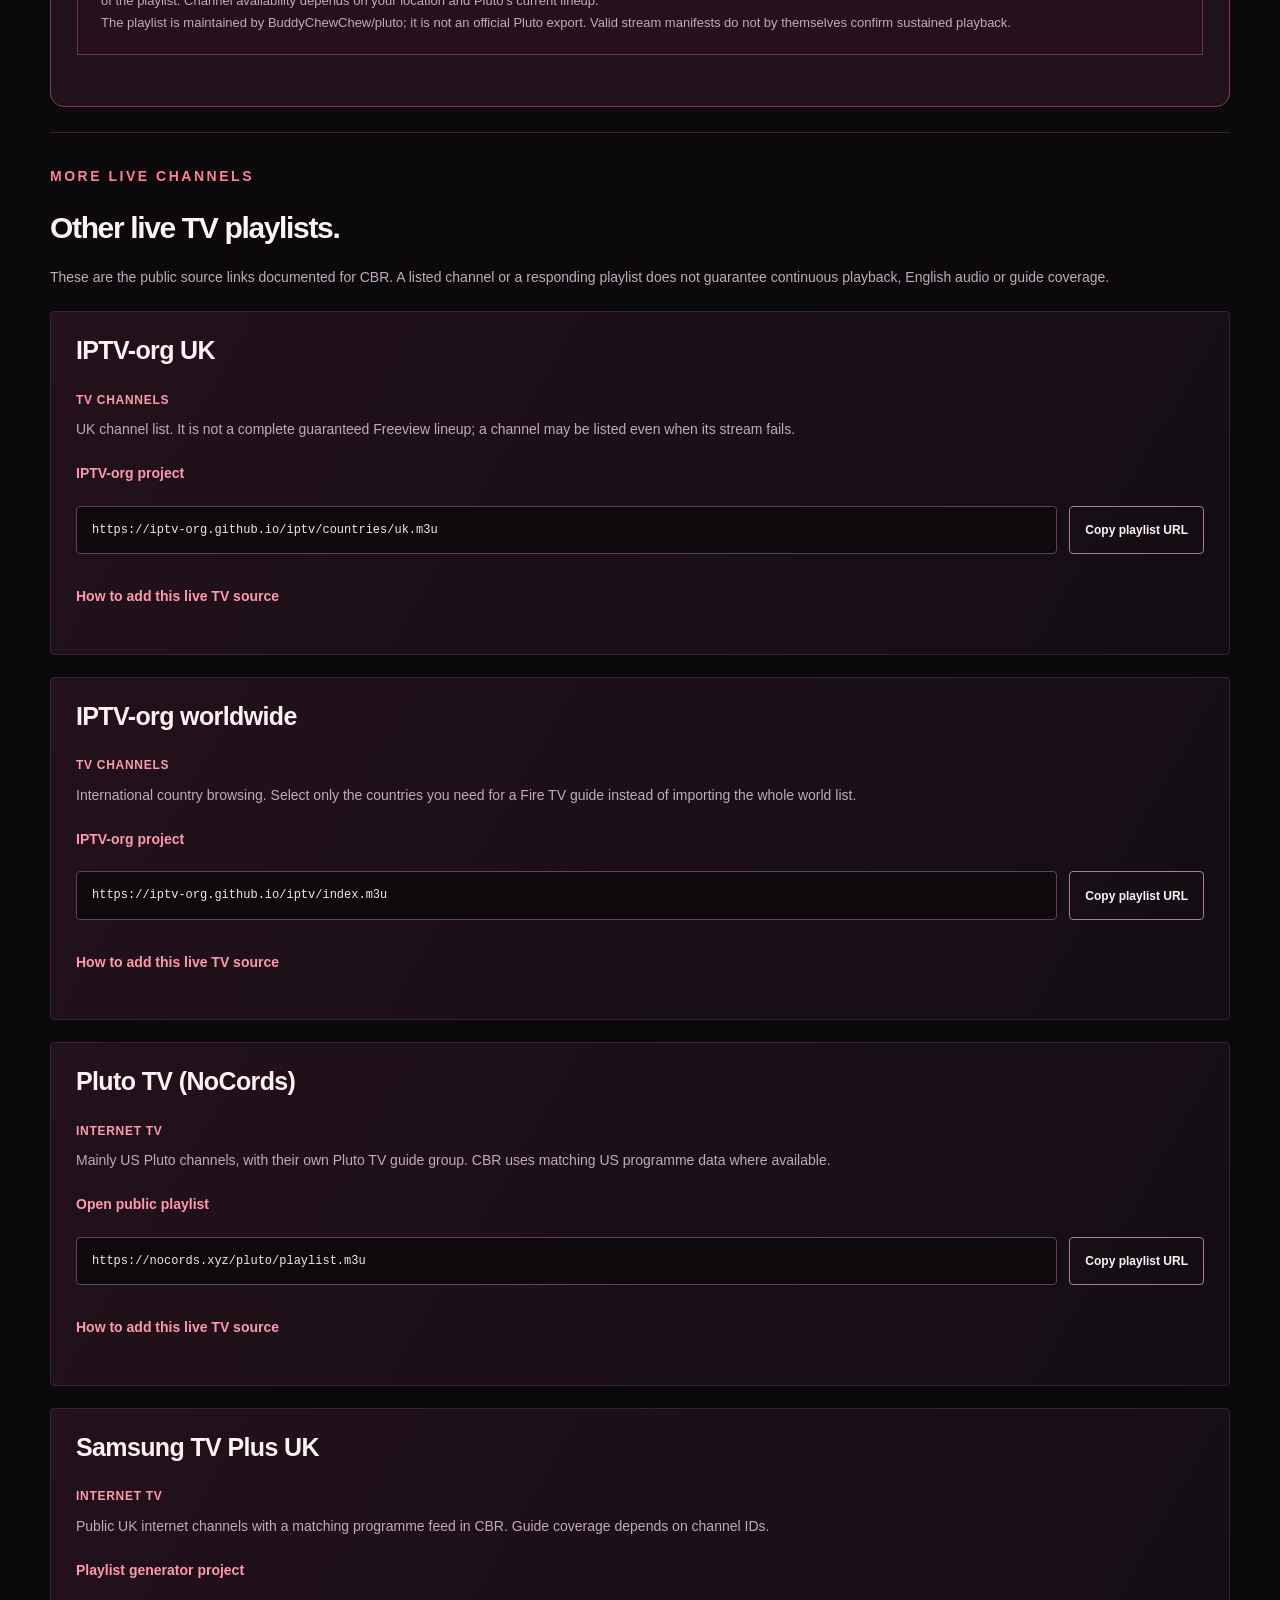
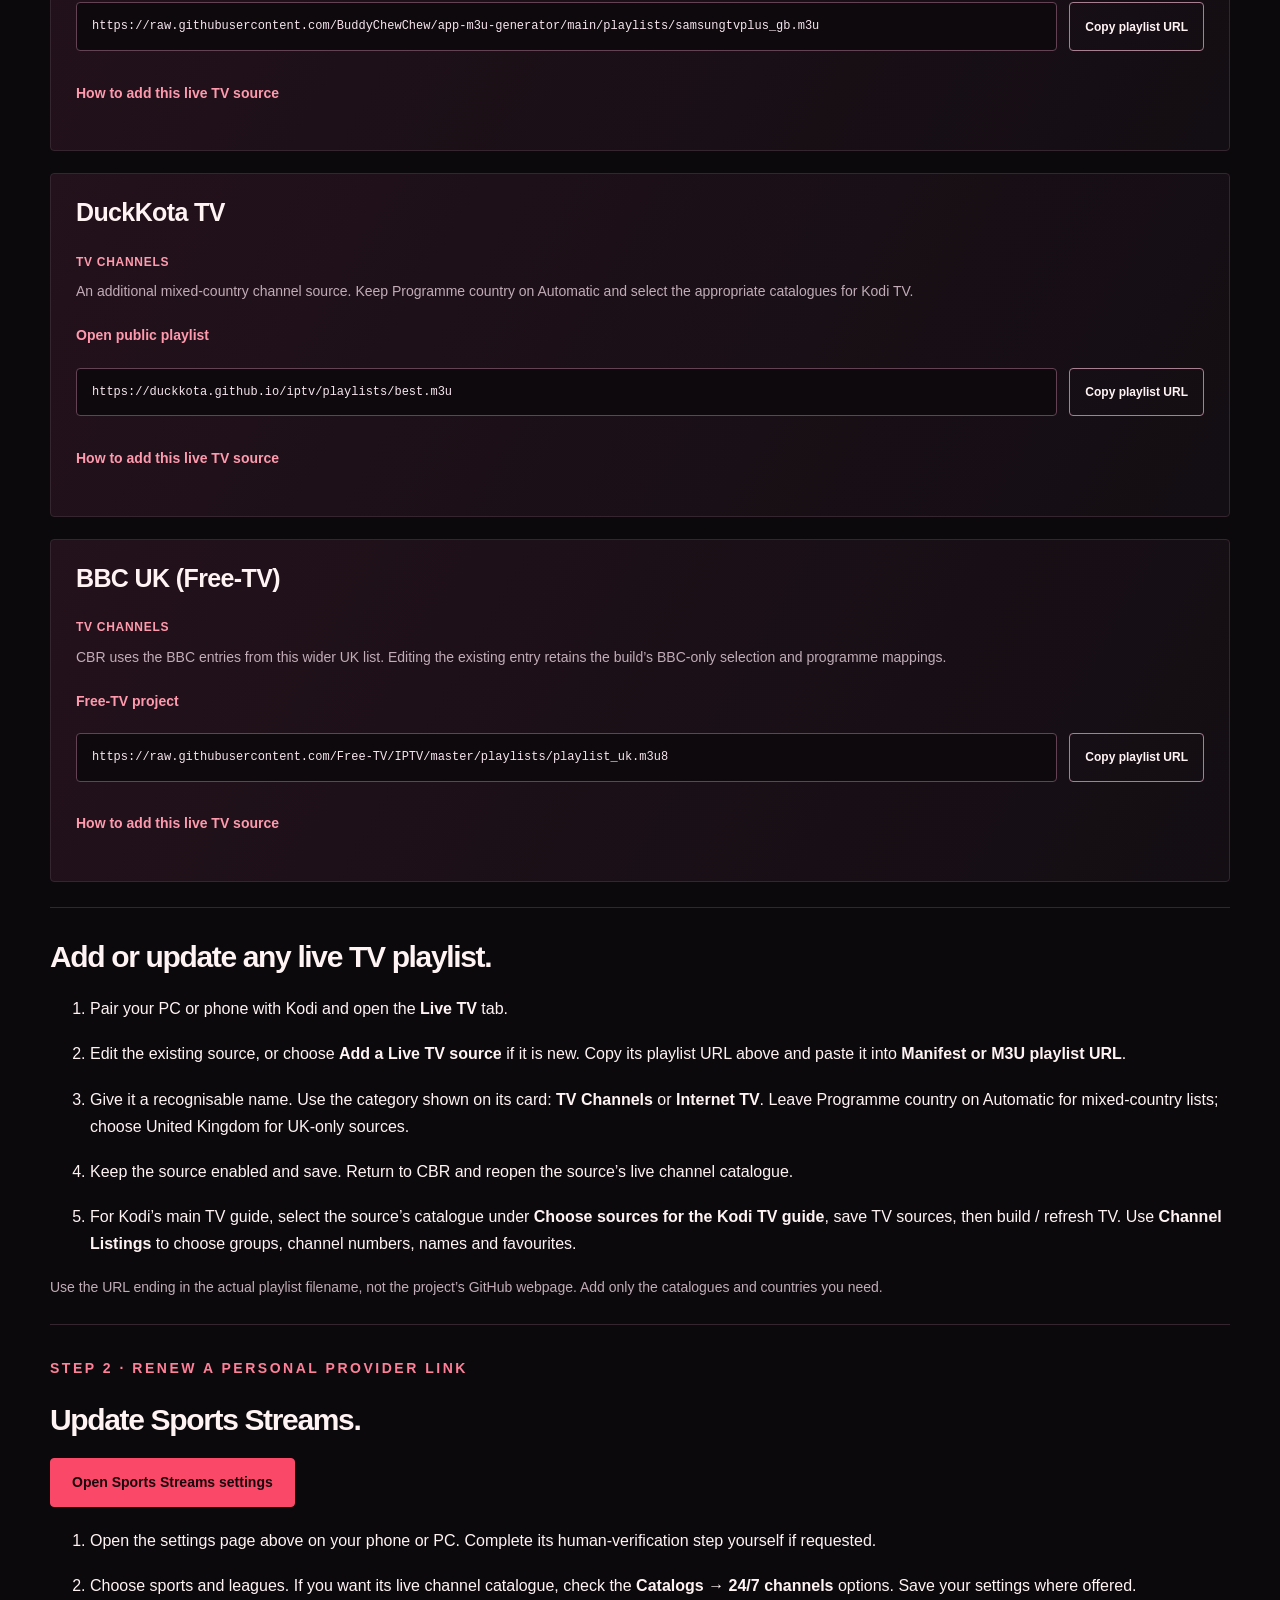
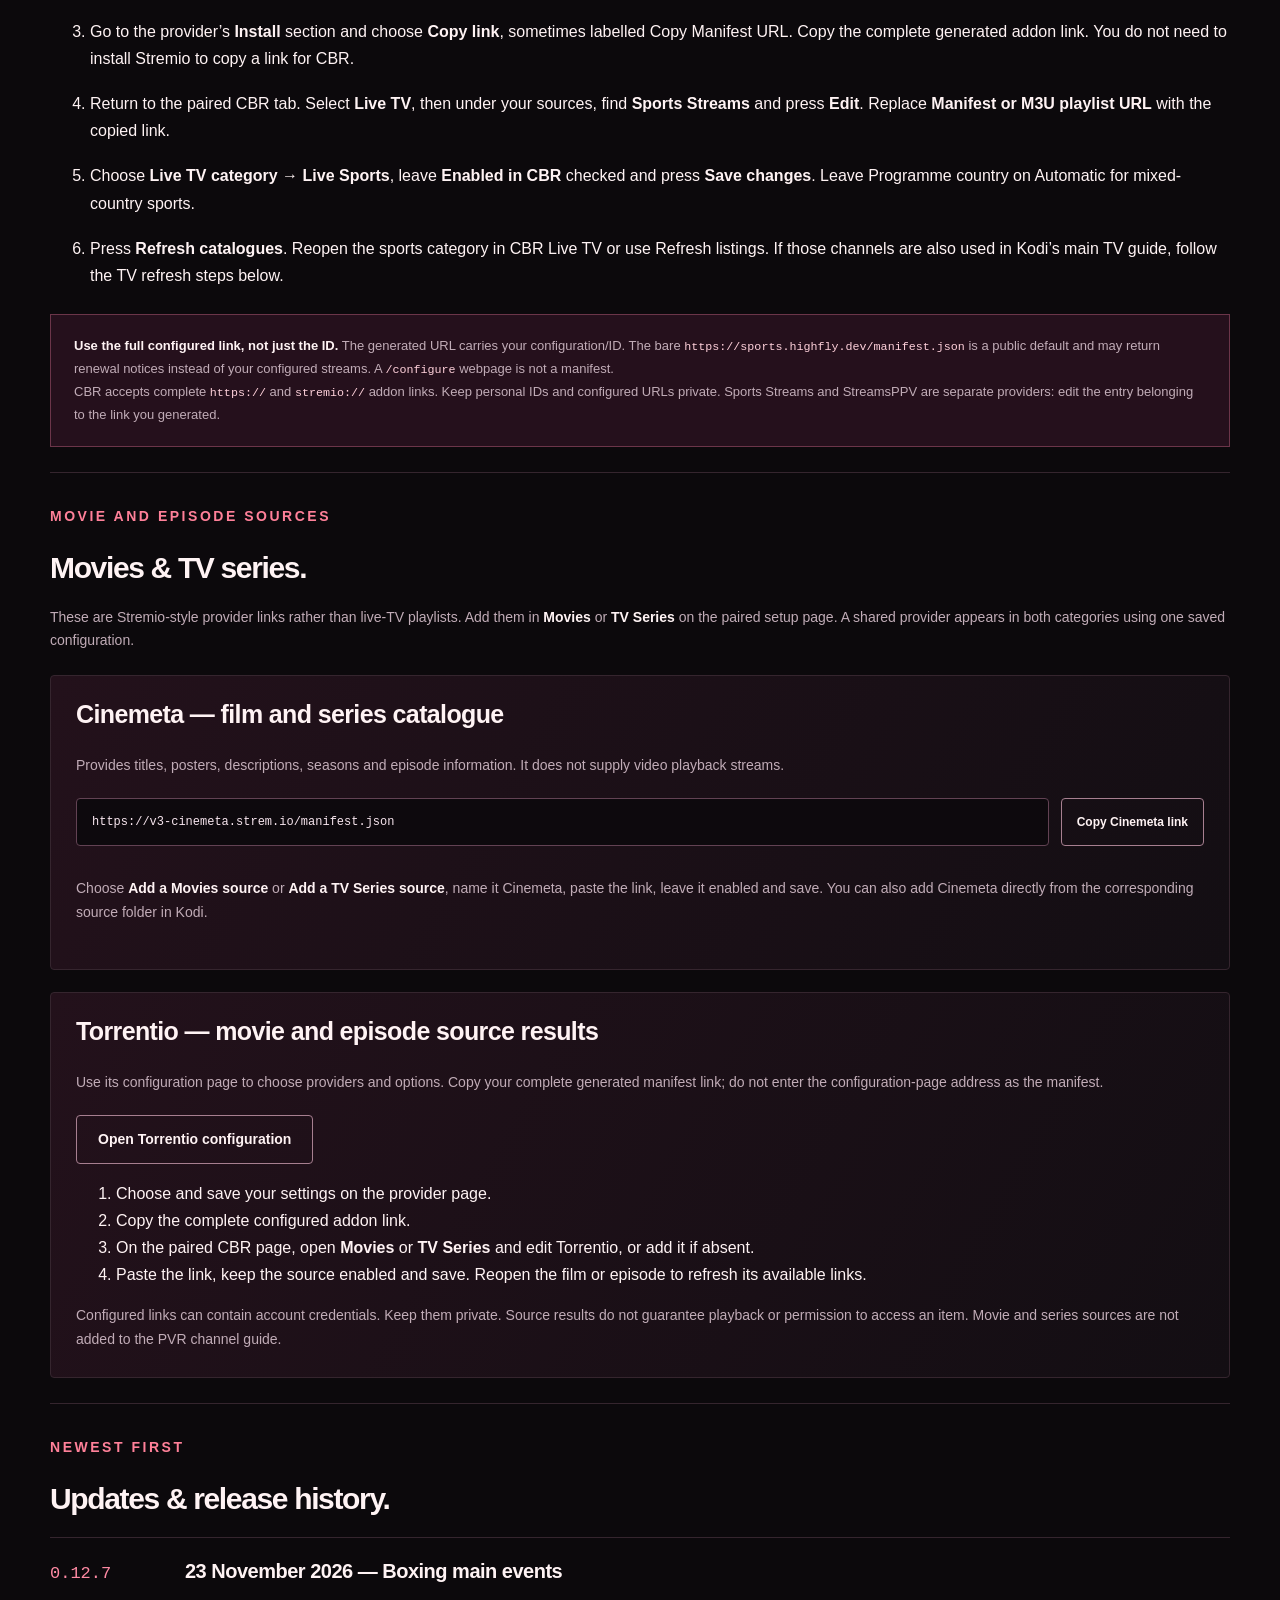
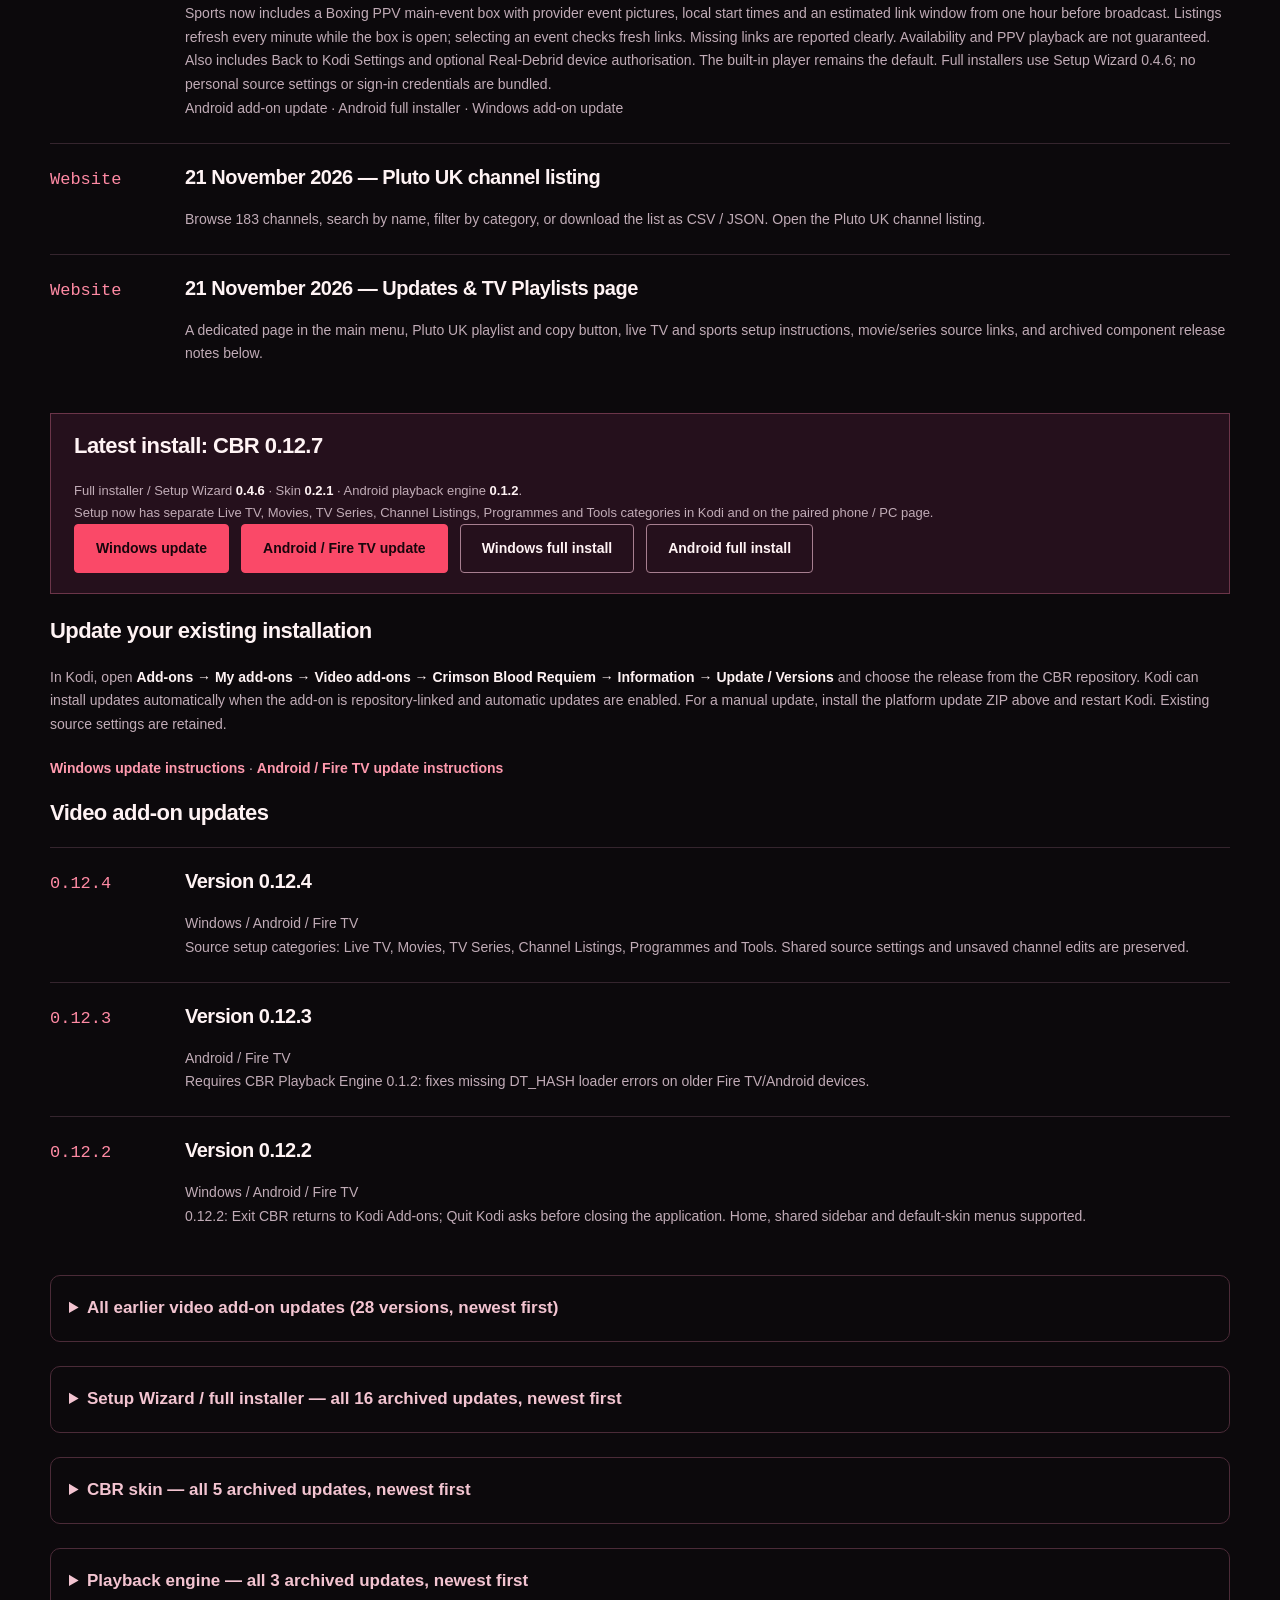
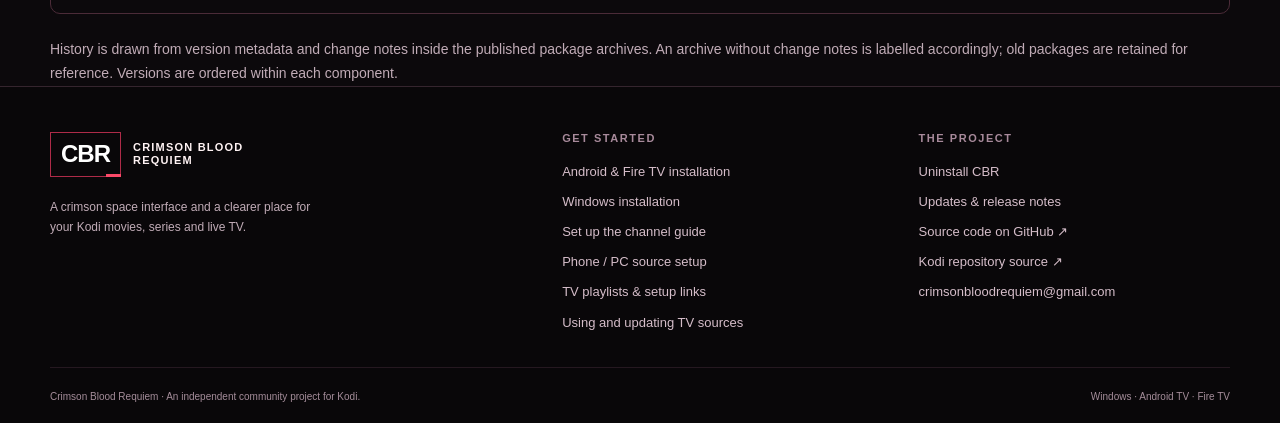
<file: website/updates.html>
<!doctype html>
<html lang="en-GB"><head><meta charset="utf-8"><meta name="viewport" content="width=device-width,initial-scale=1">
<title>Updates &amp; TV Playlists | CBR</title><meta name="description" content="Latest CBR updates and release history, Pluto UK and other TV playlists, plus movie and series provider setup instructions.">
<meta name="theme-color" content="#10090e"><link rel="canonical" href="https://anakra1.github.io/androitdtvfire/website/updates.html">
<meta property="og:type" content="website"><meta property="og:title" content="Updates &amp; TV Playlists | CBR"><meta property="og:description" content="Latest CBR releases, Pluto UK setup, and live TV, movie and series source links."><meta property="og:image" content="https://anakra1.github.io/androitdtvfire/website/assets/crimson-fleet.jpg"><meta property="og:url" content="https://anakra1.github.io/androitdtvfire/website/updates.html">
<link rel="icon" type="image/png" href="assets/cbr-icon.png"><link rel="stylesheet" href="assets/site.css"><script src="assets/site.js" defer></script></head>
<body><a class="skip-link" href="#main">Skip to content</a><header class="site-header"><div class="wrap header-inner"><a class="brand" href="index.html" aria-label="Crimson Blood Requiem home"><span class="brand-mark">CBR</span><span class="brand-name">Crimson Blood<br>Requiem</span></a><nav class="main-nav" aria-label="Main navigation"><a href="index.html" >Home</a><a href="android.html">Android / Fire TV</a><a href="windows.html">Windows</a><a href="guide.html">User guide</a><a href="updates.html" aria-current="page">Updates &amp; TV Playlists</a><a href="help.html">Help</a></nav><div class="header-cta"><a class="button primary small" href="index.html#install">Get CBR <svg viewBox="0 0 24 24" aria-hidden="true"><path d="M5 12h14m-6-6 6 6-6 6"/></svg></a></div></div></header>
<main id="main"><section class="page-hero"><div class="wrap"><div class="breadcrumbs"><a href="index.html">Home</a><span>/</span><span>Updates &amp; TV Playlists</span></div><p class="eyebrow kicker">CBR source directory &amp; release notes</p><h1>Updates &amp;<br><span class="accent">TV Playlists.</span></h1><p class="lead">Copy a playlist, follow the setup steps, or find out what changed in the latest CBR release.</p><div class="actions"><a class="button primary" href="#pluto-uk">Pluto TV UK setup</a><a class="button" href="#updates">Latest updates</a></div></div></section><nav class="wrap jump-links" aria-label="Updates and playlist sections"><a href="#pluto-uk">Pluto UK</a><a href="#live-tv-playlists">Other live TV</a><a href="#sports-sources">Sports</a><a href="#movies-series">Movies &amp; series</a><a href="#updates">All updates</a></nav><div class="wrap user-guide"><p class="guide-note">You are on the public CBR website. Source changes are made on your Kodi device’s paired setup page. <a href="guide.html#pair">Connect your PC or phone first</a>.</p><section id="pluto-uk" class="subsection featured-playlist"><p class="eyebrow">Pluto TV UK</p><h2>Add Pluto UK channels to CBR.</h2><p><a class="button primary" href="pluto-channels.html">Browse all Pluto UK channels</a> <a class="text-link" href="assets/pluto-uk-channels.csv" download>Download channel list</a></p><p>This maintained third-party M3U lists Pluto TV UK channels. Keep the exact URL below: current CBR versions recognise it and request a fresh Pluto playback session when you select a channel.</p><p><a class="text-link" href="https://raw.githubusercontent.com/BuddyChewChew/pluto/main/pluto_gb.m3u" target="_blank" rel="noopener noreferrer">Open Pluto TV UK playlist</a></p><div class="copy-row"><input id="playlist-pluto-uk-copy" aria-label="Pluto TV UK playlist address" readonly value="https://raw.githubusercontent.com/BuddyChewChew/pluto/main/pluto_gb.m3u" spellcheck="false"><button class="button small" type="button" data-copy="playlist-pluto-uk-copy" data-status="playlist-pluto-uk-status" data-copy-message="Pluto UK playlist copied. Paste it into the paired CBR Live TV source editor.">Copy Pluto UK playlist</button></div><p class="copy-status" id="playlist-pluto-uk-status" role="status" aria-live="polite"></p><ol class="guide-steps"><li><strong>Connect your PC or phone to CBR.</strong> In Kodi open <strong>CBR Setup → Connect phone or PC / edit manifest links</strong>, then follow <a href="guide.html#pair">the pairing steps</a>. Keep the setup screen open on the TV.</li><li>On the paired page, select <strong>Live TV</strong>. If Pluto TV UK is already listed, select <strong>Edit</strong>; otherwise choose <strong>Add a Live TV source</strong>.</li><li>Set <strong>Source name</strong> to <strong>Pluto TV UK</strong> and paste the complete playlist address into <strong>Manifest or M3U playlist URL</strong>.</li><li>Choose <strong>Live TV category → Internet TV</strong>. Set <strong>Programme country → United Kingdom</strong>, keep <strong>Enabled in CBR</strong> checked, then select <strong>Add source</strong> or <strong>Save changes</strong>.</li><li>Return to Kodi and reopen <strong>CBR → Live TV → Internet TV</strong> to browse the Pluto UK source.</li></ol><h3>Also include Pluto in Kodi’s TV guide.</h3><p>On the paired page, stay in <strong>Live TV</strong>, find <strong>Choose sources for the Kodi TV guide</strong>, tick the Pluto UK catalogue and select <strong>Save TV sources</strong>, then <strong>Build / refresh TV</strong>. Use <strong>Channel Listings</strong> to choose channel groups, names, numbers and favourites. If Kodi TV has not been configured before, follow <a href="guide.html#refresh">the first-time TV setup steps</a>.</p><div class="callout"><p><strong>Use the playlist URL, not the Pluto website address.</strong> The <code>pluto.tv/gb_ie/watch/live-tv/</code> page is for browser viewing. Do not copy individual session-bearing stream addresses out of the playlist. Channel availability depends on your location and Pluto’s current lineup.</p><p>The playlist is maintained by <a href="https://github.com/BuddyChewChew/pluto" target="_blank" rel="noopener noreferrer">BuddyChewChew/pluto</a>; it is not an official Pluto export. Valid stream manifests do not by themselves confirm sustained playback.</p></div></section><section id="live-tv-playlists" class="subsection"><p class="eyebrow">More live channels</p><h2>Other live TV playlists.</h2><p>These are the public source links documented for CBR. A listed channel or a responding playlist does not guarantee continuous playback, English audio or guide coverage.</p><div class="source-grid"><article class="source-card" id="source-iptv-uk"><h3>IPTV-org UK</h3><p><span class="source-category">TV Channels</span>UK channel list. It is not a complete guaranteed Freeview lineup; a channel may be listed even when its stream fails.</p><p><a class="text-link" href="https://github.com/iptv-org/iptv" target="_blank" rel="noopener noreferrer">IPTV-org project </a></p><div class="copy-row"><input id="url-iptv-uk" aria-label="Public playlist URL for IPTV-org UK" readonly value="https://iptv-org.github.io/iptv/countries/uk.m3u" spellcheck="false"><button class="button small" type="button" data-copy="url-iptv-uk" data-status="status-iptv-uk" data-copy-message="Public playlist URL copied. Paste it into CBR’s source editor.">Copy playlist URL</button></div><p class="copy-status" id="status-iptv-uk" role="status" aria-live="polite"></p><p><a class="text-link" href="#add-tv">How to add this live TV source</a></p></article><article class="source-card" id="source-iptv-world"><h3>IPTV-org worldwide</h3><p><span class="source-category">TV Channels</span>International country browsing. Select only the countries you need for a Fire TV guide instead of importing the whole world list.</p><p><a class="text-link" href="https://github.com/iptv-org/iptv" target="_blank" rel="noopener noreferrer">IPTV-org project </a></p><div class="copy-row"><input id="url-iptv-world" aria-label="Public playlist URL for IPTV-org worldwide" readonly value="https://iptv-org.github.io/iptv/index.m3u" spellcheck="false"><button class="button small" type="button" data-copy="url-iptv-world" data-status="status-iptv-world" data-copy-message="Public playlist URL copied. Paste it into CBR’s source editor.">Copy playlist URL</button></div><p class="copy-status" id="status-iptv-world" role="status" aria-live="polite"></p><p><a class="text-link" href="#add-tv">How to add this live TV source</a></p></article><article class="source-card" id="source-pluto-us"><h3>Pluto TV (NoCords)</h3><p><span class="source-category">Internet TV</span>Mainly US Pluto channels, with their own Pluto TV guide group. CBR uses matching US programme data where available.</p><p><a class="text-link" href="https://nocords.xyz/pluto/playlist.m3u" target="_blank" rel="noopener noreferrer">Open public playlist </a></p><div class="copy-row"><input id="url-pluto-us" aria-label="Public playlist URL for Pluto TV (NoCords)" readonly value="https://nocords.xyz/pluto/playlist.m3u" spellcheck="false"><button class="button small" type="button" data-copy="url-pluto-us" data-status="status-pluto-us" data-copy-message="Public playlist URL copied. Paste it into CBR’s source editor.">Copy playlist URL</button></div><p class="copy-status" id="status-pluto-us" role="status" aria-live="polite"></p><p><a class="text-link" href="#add-tv">How to add this live TV source</a></p></article><article class="source-card" id="source-samsung"><h3>Samsung TV Plus UK</h3><p><span class="source-category">Internet TV</span>Public UK internet channels with a matching programme feed in CBR. Guide coverage depends on channel IDs.</p><p><a class="text-link" href="https://github.com/BuddyChewChew/app-m3u-generator" target="_blank" rel="noopener noreferrer">Playlist generator project </a></p><div class="copy-row"><input id="url-samsung" aria-label="Public playlist URL for Samsung TV Plus UK" readonly value="https://raw.githubusercontent.com/BuddyChewChew/app-m3u-generator/main/playlists/samsungtvplus_gb.m3u" spellcheck="false"><button class="button small" type="button" data-copy="url-samsung" data-status="status-samsung" data-copy-message="Public playlist URL copied. Paste it into CBR’s source editor.">Copy playlist URL</button></div><p class="copy-status" id="status-samsung" role="status" aria-live="polite"></p><p><a class="text-link" href="#add-tv">How to add this live TV source</a></p></article><article class="source-card" id="source-duckkota"><h3>DuckKota TV</h3><p><span class="source-category">TV Channels</span>An additional mixed-country channel source. Keep Programme country on Automatic and select the appropriate catalogues for Kodi TV.</p><p><a class="text-link" href="https://duckkota.github.io/iptv/playlists/best.m3u" target="_blank" rel="noopener noreferrer">Open public playlist </a></p><div class="copy-row"><input id="url-duckkota" aria-label="Public playlist URL for DuckKota TV" readonly value="https://duckkota.github.io/iptv/playlists/best.m3u" spellcheck="false"><button class="button small" type="button" data-copy="url-duckkota" data-status="status-duckkota" data-copy-message="Public playlist URL copied. Paste it into CBR’s source editor.">Copy playlist URL</button></div><p class="copy-status" id="status-duckkota" role="status" aria-live="polite"></p><p><a class="text-link" href="#add-tv">How to add this live TV source</a></p></article><article class="source-card" id="source-bbc"><h3>BBC UK (Free-TV)</h3><p><span class="source-category">TV Channels</span>CBR uses the BBC entries from this wider UK list. Editing the existing entry retains the build’s BBC-only selection and programme mappings.</p><p><a class="text-link" href="https://github.com/Free-TV/IPTV" target="_blank" rel="noopener noreferrer">Free-TV project </a></p><div class="copy-row"><input id="url-bbc" aria-label="Public playlist URL for BBC UK (Free-TV)" readonly value="https://raw.githubusercontent.com/Free-TV/IPTV/master/playlists/playlist_uk.m3u8" spellcheck="false"><button class="button small" type="button" data-copy="url-bbc" data-status="status-bbc" data-copy-message="Public playlist URL copied. Paste it into CBR’s source editor.">Copy playlist URL</button></div><p class="copy-status" id="status-bbc" role="status" aria-live="polite"></p><p><a class="text-link" href="#add-tv">How to add this live TV source</a></p></article></div></section><section id="add-tv" class="subsection"><h2>Add or update any live TV playlist.</h2><ol class="guide-steps"><li><a href="guide.html#pair">Pair your PC or phone with Kodi</a> and open the <strong>Live TV</strong> tab.</li><li>Edit the existing source, or choose <strong>Add a Live TV source</strong> if it is new. Copy its playlist URL above and paste it into <strong>Manifest or M3U playlist URL</strong>.</li><li>Give it a recognisable name. Use the category shown on its card: <strong>TV Channels</strong> or <strong>Internet TV</strong>. Leave Programme country on Automatic for mixed-country lists; choose United Kingdom for UK-only sources.</li><li>Keep the source enabled and save. Return to CBR and reopen the source’s live channel catalogue.</li><li>For Kodi’s main TV guide, select the source’s catalogue under <strong>Choose sources for the Kodi TV guide</strong>, save TV sources, then build / refresh TV. Use <strong>Channel Listings</strong> to choose groups, channel numbers, names and favourites.</li></ol><p>Use the URL ending in the actual playlist filename, not the project’s GitHub webpage. Add only the catalogues and countries you need.</p></section><section id="sports-sources" class="subsection"><p class="eyebrow">Step 2 · Renew a personal provider link</p><h2>Update Sports Streams.</h2><p><a class="button primary" href="https://sports.highfly.dev/configure" target="_blank" rel="noopener noreferrer">Open Sports Streams settings </a></p><ol class="guide-steps"><li>Open the settings page above on your phone or PC. Complete its human-verification step yourself if requested.</li><li>Choose sports and leagues. If you want its live channel catalogue, check the <strong>Catalogs → 24/7 channels</strong> options. Save your settings where offered.</li><li>Go to the provider’s <strong>Install</strong> section and choose <strong>Copy link</strong>, sometimes labelled Copy Manifest URL. Copy the complete generated addon link. You do not need to install Stremio to copy a link for CBR.</li><li>Return to the paired CBR tab. Select <strong>Live TV</strong>, then under your sources, find <strong>Sports Streams</strong> and press <strong>Edit</strong>. Replace <strong>Manifest or M3U playlist URL</strong> with the copied link.</li><li>Choose <strong>Live TV category → Live Sports</strong>, leave <strong>Enabled in CBR</strong> checked and press <strong>Save changes</strong>. Leave Programme country on Automatic for mixed-country sports.</li><li>Press <strong>Refresh catalogues</strong>. Reopen the sports category in CBR Live TV or use Refresh listings. If those channels are also used in Kodi’s main TV guide, follow <a href="guide.html#refresh">the TV refresh steps below</a>.</li></ol><div class="callout"><p><strong>Use the full configured link, not just the ID.</strong> The generated URL carries your configuration/ID. The bare <code>https://sports.highfly.dev/manifest.json</code> is a public default and may return renewal notices instead of your configured streams. A <code>/configure</code> webpage is not a manifest.</p><p>CBR accepts complete <code>https://</code> and <code>stremio://</code> addon links. Keep personal IDs and configured URLs private. Sports Streams and StreamsPPV are separate providers: edit the entry belonging to the link you generated.</p></div></section><section id="movies-series" class="subsection"><p class="eyebrow">Movie and episode sources</p><h2>Movies &amp; TV series.</h2><p>These are Stremio-style provider links rather than live-TV playlists. Add them in <strong>Movies</strong> or <strong>TV Series</strong> on the paired setup page. A shared provider appears in both categories using one saved configuration.</p><div class="source-grid"><article class="source-card"><h3>Cinemeta — film and series catalogue</h3><p>Provides titles, posters, descriptions, seasons and episode information. It does not supply video playback streams.</p><div class="copy-row"><input id="updates-cinemeta-url" aria-label="Public Cinemeta manifest" readonly value="https://v3-cinemeta.strem.io/manifest.json"><button class="button small" type="button" data-copy="updates-cinemeta-url" data-status="updates-cinemeta-status" data-copy-message="Cinemeta manifest copied. Add it in Movies or TV Series on the paired CBR page.">Copy Cinemeta link</button></div><p id="updates-cinemeta-status" class="copy-status" role="status" aria-live="polite"></p><p>Choose <strong>Add a Movies source</strong> or <strong>Add a TV Series source</strong>, name it Cinemeta, paste the link, leave it enabled and save. You can also add Cinemeta directly from the corresponding source folder in Kodi.</p></article><article class="source-card"><h3>Torrentio — movie and episode source results</h3><p>Use its configuration page to choose providers and options. Copy your complete generated manifest link; do not enter the configuration-page address as the manifest.</p><a class="button" href="https://torrentio.strem.fun/configure" target="_blank" rel="noopener noreferrer">Open Torrentio configuration</a><ol><li>Choose and save your settings on the provider page.</li><li>Copy the complete configured addon link.</li><li>On the paired CBR page, open <strong>Movies</strong> or <strong>TV Series</strong> and edit Torrentio, or add it if absent.</li><li>Paste the link, keep the source enabled and save. Reopen the film or episode to refresh its available links.</li></ol><p class="source-note">Configured links can contain account credentials. Keep them private. Source results do not guarantee playback or permission to access an item. Movie and series sources are not added to the PVR channel guide.</p></article></div></section><section id="updates" class="subsection"><p class="eyebrow">Newest first</p><h2>Updates &amp; release history.</h2><article class="release-row"><div class="release-number">0.12.7</div><div><h3>23 November 2026 — Boxing main events</h3><p>Sports now includes a Boxing PPV main-event box with provider event pictures, local start times and an estimated link window from one hour before broadcast. Listings refresh every minute while the box is open; selecting an event checks fresh links. Missing links are reported clearly. Availability and PPV playback are not guaranteed.</p><p>Also includes Back to Kodi Settings and optional Real-Debrid device authorisation. The built-in player remains the default. Full installers use Setup Wizard 0.4.6; no personal source settings or sign-in credentials are bundled.</p><p><a href="../cbr0127.zip" download>Android add-on update</a> · <a href="../fulla046.zip" download>Android full installer</a> · <a href="../cbrwindows.zip" download>Windows add-on update</a></p></div></article><article class="release-row"><div class="release-number">Website</div><div><h3>21 November 2026 — Pluto UK channel listing</h3><p>Browse 183 channels, search by name, filter by category, or download the list as CSV / JSON. <a href="pluto-channels.html">Open the Pluto UK channel listing</a>.</p></div></article><article class="release-row"><div class="release-number">Website</div><div><h3>21 November 2026 — Updates &amp; TV Playlists page</h3><p>A dedicated page in the main menu, Pluto UK playlist and copy button, live TV and sports setup instructions, movie/series source links, and archived component release notes below.</p></div></article><div class="callout"><h3>Latest install: CBR 0.12.7</h3><p>Full installer / Setup Wizard <strong>0.4.6</strong> · Skin <strong>0.2.1</strong> · Android playback engine <strong>0.1.2</strong>.</p><p>Setup now has separate Live TV, Movies, TV Series, Channel Listings, Programmes and Tools categories in Kodi and on the paired phone / PC page.</p><div class="actions"><a class="button primary" href="../cbrwindows.zip" download>Windows update</a><a class="button primary" href="../cbr0124.zip" download>Android / Fire TV update</a><a class="button" href="../full.zip" download>Windows full install</a><a class="button" href="../fulla044.zip" download>Android full install</a></div></div><h3>Update your existing installation</h3><p>In Kodi, open <strong>Add-ons → My add-ons → Video add-ons → Crimson Blood Requiem → Information → Update / Versions</strong> and choose the release from the CBR repository. Kodi can install updates automatically when the add-on is repository-linked and automatic updates are enabled. For a manual update, install the platform update ZIP above and restart Kodi. Existing source settings are retained.</p><p><a class="text-link" href="windows.html#updating">Windows update instructions</a> · <a class="text-link" href="android.html#updating">Android / Fire TV update instructions</a></p><h3>Video add-on updates</h3><article class="release-row"><div class="release-number">0.12.4</div><div><h3>Version 0.12.4</h3><p class="source-note">Windows / Android / Fire TV</p><p>Source setup categories: Live TV, Movies, TV Series, Channel Listings, Programmes and Tools. Shared source settings and unsaved channel edits are preserved.</p></div></article><article class="release-row"><div class="release-number">0.12.3</div><div><h3>Version 0.12.3</h3><p class="source-note">Android / Fire TV</p><p>Requires CBR Playback Engine 0.1.2: fixes missing DT_HASH loader errors on older Fire TV/Android devices.</p></div></article><article class="release-row"><div class="release-number">0.12.2</div><div><h3>Version 0.12.2</h3><p class="source-note">Windows / Android / Fire TV</p><p>0.12.2: Exit CBR returns to Kodi Add-ons; Quit Kodi asks before closing the application. Home, shared sidebar and default-skin menus supported.</p></div></article><details class="release-archive"><summary>All earlier video add-on updates (28 versions, newest first)</summary><article class="release-row"><div class="release-number">0.12.1</div><div><h3>Version 0.12.1</h3><p class="source-note">Windows / Android / Fire TV</p><p>0.12.1: Remembered movie/episode quality filters, 4K/1080p/720p/SD/CAM/unknown choices, matching-link counts and hidden-CAM notices. Live TV is unchanged.</p></div></article><article class="release-row"><div class="release-number">0.12.0</div><div><h3>Version 0.12.0</h3><p class="source-note">Windows / Android / Fire TV</p><p>0.12.0: CBR Command interface, title pages, watchlist, confirmed Continue Watching/resume/next episode, sports favourites and team pins, cancellable loading and source/TV setup dashboard.</p></div></article><article class="release-row"><div class="release-number">0.11.4</div><div><h3>Version 0.11.4</h3><p class="source-note">Windows / Android / Fire TV</p><p>0.11.4: Progress-aware TV repair, channel status checks, confirmed fresh-link caching and bounded PVR retry, component update summaries and easier recovery access.</p></div></article><article class="release-row"><div class="release-number">0.11.3</div><div><h3>Version 0.11.3</h3><p class="source-note">Windows / Android / Fire TV</p><p>0.11.3: UK IPTV and NoCords Pluto live TV, dedicated Pluto channel group, real US guide and clear availability notices where listings are missing.</p></div></article><article class="release-row"><div class="release-number">0.11.2</div><div><h3>Version 0.11.2</h3><p class="source-note">Windows / Android / Fire TV</p><p>0.11.2: Fix ARMv8l Fire TV torrent playback detection; select the bundled native engine for the Kodi process ABI.</p></div></article><article class="release-row"><div class="release-number">0.11.1</div><div><h3>Version 0.11.1</h3><p class="source-note">Windows / Android / Fire TV</p><p>0.11.1: Pluto UK channels start a fresh anonymous Pluto session on selection instead of reusing shared playlist session links. Existing channels, artwork, guide and personal settings are retained.</p></div></article><article class="release-row"><div class="release-number">0.11.0</div><div><h3>Version 0.11.0</h3><p class="source-note">Windows / Android / Fire TV</p><p>0.11.0: Check/repair and redacted diagnostics, bounded source samples, Pluto UK M3U and guide, favourites and channel groups, private settings backup/restore, and guided CBR-only removal. Keep Kodi auto-updates enabled and select the repository version once for manual installs.</p></div></article><article class="release-row"><div class="release-number">0.10.5</div><div><h3>Version 0.10.5</h3><p class="source-note">Windows / Android / Fire TV</p><p>0.10.5: Check Kodi repositories after an idle startup. Kodi handles automatic installation for repository-linked add-ons according to your update settings. Manual ZIP installs need a one-time repository selection.</p></div></article><article class="release-row"><div class="release-number">0.10.4</div><div><h3>Version 0.10.4</h3><p class="source-note">Android / Fire TV</p><p>0.10.4: Sport-first event/channel menus, merged compatible source alternatives and optional links to installed Crew sports menus. DaddyLive remains disabled after failed playback tests. Restart Kodi after updating.</p></div></article><article class="release-row"><div class="release-number">0.10.3</div><div><h3>Version 0.10.3</h3><p class="source-note">Android / Fire TV</p><p>0.10.3: BBC UK feeds and UK TV guide group; confirmed broken channels hidden; Sky guide tab removed; new CBR movie posters on home. Restart Kodi after updating.</p></div></article><article class="release-row"><div class="release-number">0.10.1</div><div><h3>Version 0.10.1</h3><p class="source-note">Windows / Android / Fire TV</p><p>0.10.1: Accepted Samsung UK / Sports Streams baseline; matching Windows and Android packages; obsolete public TV presets retired. Restart Kodi after updating.</p></div></article><article class="release-row"><div class="release-number">0.10.0</div><div><h3>Version 0.10.0</h3><p class="source-note">Windows / Android / Fire TV</p><p>0.10.0: Accepted Samsung UK / Sports Streams baseline; matching Windows and Android packages; obsolete public TV presets retired. Restart Kodi after updating.</p></div></article><article class="release-row"><div class="release-number">0.9.6</div><div><h3>Version 0.9.6</h3><p class="source-note">Windows / Android / Fire TV</p><p>Archived release. No separate change summary was included in this package.</p></div></article><article class="release-row"><div class="release-number">0.9.5</div><div><h3>Version 0.9.5</h3><p class="source-note">Windows / Android / Fire TV</p><p>Archived release. No separate change summary was included in this package.</p></div></article><article class="release-row"><div class="release-number">0.9.4</div><div><h3>Version 0.9.4</h3><p class="source-note">Windows / Android / Fire TV</p><p>Archived release. No separate change summary was included in this package.</p></div></article><article class="release-row"><div class="release-number">0.9.3</div><div><h3>Version 0.9.3</h3><p class="source-note">Windows / Android / Fire TV</p><p>Archived release. No separate change summary was included in this package.</p></div></article><article class="release-row"><div class="release-number">0.9.2</div><div><h3>Version 0.9.2</h3><p class="source-note">Windows / Android / Fire TV</p><p>Archived release. No separate change summary was included in this package.</p></div></article><article class="release-row"><div class="release-number">0.9.1</div><div><h3>Version 0.9.1</h3><p class="source-note">Windows / Android / Fire TV</p><p>Archived release. No separate change summary was included in this package.</p></div></article><article class="release-row"><div class="release-number">0.9.0</div><div><h3>Version 0.9.0</h3><p class="source-note">Android / Fire TV</p><p>Archived release. No separate change summary was included in this package.</p></div></article><article class="release-row"><div class="release-number">0.8.0</div><div><h3>Version 0.8.0</h3><p class="source-note">Android / Fire TV</p><p>Archived release. No separate change summary was included in this package.</p></div></article><article class="release-row"><div class="release-number">0.7.2</div><div><h3>Version 0.7.2</h3><p class="source-note">Android / Fire TV</p><p>Archived release. No separate change summary was included in this package.</p></div></article><article class="release-row"><div class="release-number">0.7.1</div><div><h3>Version 0.7.1</h3><p class="source-note">Android / Fire TV</p><p>Archived release. No separate change summary was included in this package.</p></div></article><article class="release-row"><div class="release-number">0.7.0</div><div><h3>Version 0.7.0</h3><p class="source-note">Android / Fire TV</p><p>Archived release. No separate change summary was included in this package.</p></div></article><article class="release-row"><div class="release-number">0.6.2</div><div><h3>Version 0.6.2</h3><p class="source-note">Android / Fire TV</p><p>Archived release. No separate change summary was included in this package.</p></div></article><article class="release-row"><div class="release-number">0.6.1</div><div><h3>Version 0.6.1</h3><p class="source-note">Android / Fire TV</p><p>Archived release. No separate change summary was included in this package.</p></div></article><article class="release-row"><div class="release-number">0.6.0</div><div><h3>Version 0.6.0</h3><p class="source-note">Android / Fire TV</p><p>Archived release. No separate change summary was included in this package.</p></div></article><article class="release-row"><div class="release-number">0.5.6</div><div><h3>Version 0.5.6</h3><p class="source-note">Android / Fire TV</p><p>Archived release. No separate change summary was included in this package.</p></div></article><article class="release-row"><div class="release-number">0.5.5</div><div><h3>Version 0.5.5</h3><p class="source-note">Android / Fire TV</p><p>Archived release. No separate change summary was included in this package.</p></div></article></details><details class="release-archive"><summary>Setup Wizard / full installer — all 16 archived updates, newest first</summary><article class="release-row"><div class="release-number">0.4.4</div><div><h3>Version 0.4.4</h3><p class="source-note">Windows / Android / Fire TV</p><p>Includes CBR 0.12.4 with categorised native and phone/PC source setup.</p></div></article><article class="release-row"><div class="release-number">0.4.3</div><div><h3>Version 0.4.3</h3><p class="source-note">Android / Fire TV</p><p>Android full installer includes Playback Engine 0.1.2 legacy-loader fix and CBR 0.12.3.</p></div></article><article class="release-row"><div class="release-number">0.4.2</div><div><h3>Version 0.4.2</h3><p class="source-note">Windows / Android / Fire TV</p><p>Includes CBR 0.12.2 and Command skin 0.2.1 with Continue Watching, sports artwork and setup tools.</p></div></article><article class="release-row"><div class="release-number">0.4.1</div><div><h3>Version 0.4.1</h3><p class="source-note">Windows / Android / Fire TV</p><p>Includes CBR 0.12.1 and Command skin 0.2.0 with Continue Watching, sports artwork and setup tools.</p></div></article><article class="release-row"><div class="release-number">0.4.0</div><div><h3>Version 0.4.0</h3><p class="source-note">Windows / Android / Fire TV</p><p>Includes CBR 0.12.0 and Command skin 0.2.0 with Continue Watching, sports artwork and setup tools.</p></div></article><article class="release-row"><div class="release-number">0.3.4</div><div><h3>Version 0.3.4</h3><p class="source-note">Windows / Android / Fire TV</p><p>Includes CBR 0.11.4 with detailed installer progress and TV repair/status/recovery tools.</p></div></article><article class="release-row"><div class="release-number">0.3.3</div><div><h3>Version 0.3.3</h3><p class="source-note">Windows / Android / Fire TV</p><p>Includes CBR 0.11.3 and skin 0.1.3: UK and Pluto live TV, native group tabs and programme availability notices.</p></div></article><article class="release-row"><div class="release-number">0.3.2</div><div><h3>Version 0.3.2</h3><p class="source-note">Windows / Android / Fire TV</p><p>0.3.2: Includes CBR 0.11.2 and Playback Engine 0.1.1 with ARMv8l Fire TV detection fixed.</p></div></article><article class="release-row"><div class="release-number">0.3.1</div><div><h3>Version 0.3.1</h3><p class="source-note">Windows / Android / Fire TV</p><p>0.3.1: Includes CBR 0.11.1 with fresh Pluto TV playback sessions. Existing setup and channels are kept.</p></div></article><article class="release-row"><div class="release-number">0.3.0</div><div><h3>Version 0.3.0</h3><p class="source-note">Windows / Android / Fire TV</p><p>0.3.0: Includes check/repair access and CBR-only removal with settings kept by default. Run Full install / repair for initial setup.</p></div></article><article class="release-row"><div class="release-number">0.2.4</div><div><h3>Version 0.2.4</h3><p class="source-note">Android / Fire TV</p><p>Archived release. No separate change summary was included in this package.</p></div></article><article class="release-row"><div class="release-number">0.2.3</div><div><h3>Version 0.2.3</h3><p class="source-note">Android / Fire TV</p><p>Archived release. No separate change summary was included in this package.</p></div></article><article class="release-row"><div class="release-number">0.2.2</div><div><h3>Version 0.2.2</h3><p class="source-note">Android / Fire TV</p><p>Archived release. No separate change summary was included in this package.</p></div></article><article class="release-row"><div class="release-number">0.2.1</div><div><h3>Version 0.2.1</h3><p class="source-note">Windows / Android / Fire TV</p><p>Archived release. No separate change summary was included in this package.</p></div></article><article class="release-row"><div class="release-number">0.2.0</div><div><h3>Version 0.2.0</h3><p class="source-note">Windows / Android / Fire TV</p><p>Archived release. No separate change summary was included in this package.</p></div></article><article class="release-row"><div class="release-number">0.1.1</div><div><h3>Version 0.1.1</h3><p class="source-note">Windows / Android / Fire TV</p><p>Archived release. No separate change summary was included in this package.</p></div></article></details><details class="release-archive"><summary>CBR skin — all 5 archived updates, newest first</summary><article class="release-row"><div class="release-number">0.2.1</div><div><h3>Version 0.2.1</h3><p class="source-note">Windows / Android / Fire TV</p><p>Adds Exit CBR and confirmed Quit Kodi controls to Home and CBR browsing menus.</p></div></article><article class="release-row"><div class="release-number">0.2.0</div><div><h3>Version 0.2.0</h3><p class="source-note">Windows / Android / Fire TV</p><p>CBR Command: unified navigation, title cards, Continue Watching and Sports Streams artwork.</p></div></article><article class="release-row"><div class="release-number">0.1.3</div><div><h3>Version 0.1.3</h3><p class="source-note">Windows / Android / Fire TV</p><p>Native channel-group tabs on TV channels and guide. TV opens the CBR guide. Clear missing-programme information.</p></div></article><article class="release-row"><div class="release-number">0.1.2</div><div><h3>Version 0.1.2</h3><p class="source-note">Windows / Android / Fire TV</p><p>Archived release. No separate change summary was included in this package.</p></div></article><article class="release-row"><div class="release-number">0.1.1</div><div><h3>Version 0.1.1</h3><p class="source-note">Windows / Android / Fire TV</p><p>Archived release. No separate change summary was included in this package.</p></div></article></details><details class="release-archive"><summary>Playback engine — all 3 archived updates, newest first</summary><article class="release-row"><div class="release-number">0.1.2</div><div><h3>Version 0.1.2</h3><p class="source-note">Android / Fire TV</p><p>Compatibility fix: include legacy Android DT_HASH plus GNU hashes. Built against API 21 for older Fire TV/Android loaders.</p></div></article><article class="release-row"><div class="release-number">0.1.1</div><div><h3>Version 0.1.1</h3><p class="source-note">Android / Fire TV</p><p>Recognise armv8l and select native library by Kodi process pointer size.</p></div></article><article class="release-row"><div class="release-number">0.1.0</div><div><h3>Version 0.1.0</h3><p class="source-note">Windows / Android / Fire TV</p><p>Archived release. No separate change summary was included in this package.</p></div></article></details><p class="source-note">History is drawn from version metadata and change notes inside the published package archives. An archive without change notes is labelled accordingly; old packages are retained for reference. Versions are ordered within each component.</p></section></div></main><footer class="site-footer"><div class="wrap"><div class="footer-grid"><div class="footer-brand"><a class="brand" href="index.html"><span class="brand-mark">CBR</span><span class="brand-name">Crimson Blood<br>Requiem</span></a><p>A crimson space interface and a clearer place for your Kodi movies, series and live TV.</p></div><div class="footer-links"><h3>Get started</h3><a href="android.html">Android & Fire TV installation</a><a href="windows.html">Windows installation</a><a href="help.html#tv-guide">Set up the channel guide</a><a href="help.html#pairing">Phone / PC source setup</a><a href="updates.html#pluto-uk">TV playlists &amp; setup links</a><a href="guide.html">Using and updating TV sources</a></div><div class="footer-links"><h3>The project</h3><a href="help.html#removing-cbr">Uninstall CBR</a><a href="updates.html#updates">Updates &amp; release notes</a><a href="https://github.com/Anakra1/androitdtvfire">Source code on GitHub ↗</a><a href="../">Kodi repository source ↗</a><a href="mailto:crimsonbloodrequiem@gmail.com">crimsonbloodrequiem@gmail.com</a></div></div><div class="footer-bottom"><span>Crimson Blood Requiem · An independent community project for Kodi.</span><span>Windows · Android TV · Fire TV</span></div></div></footer></body></html>
</file>
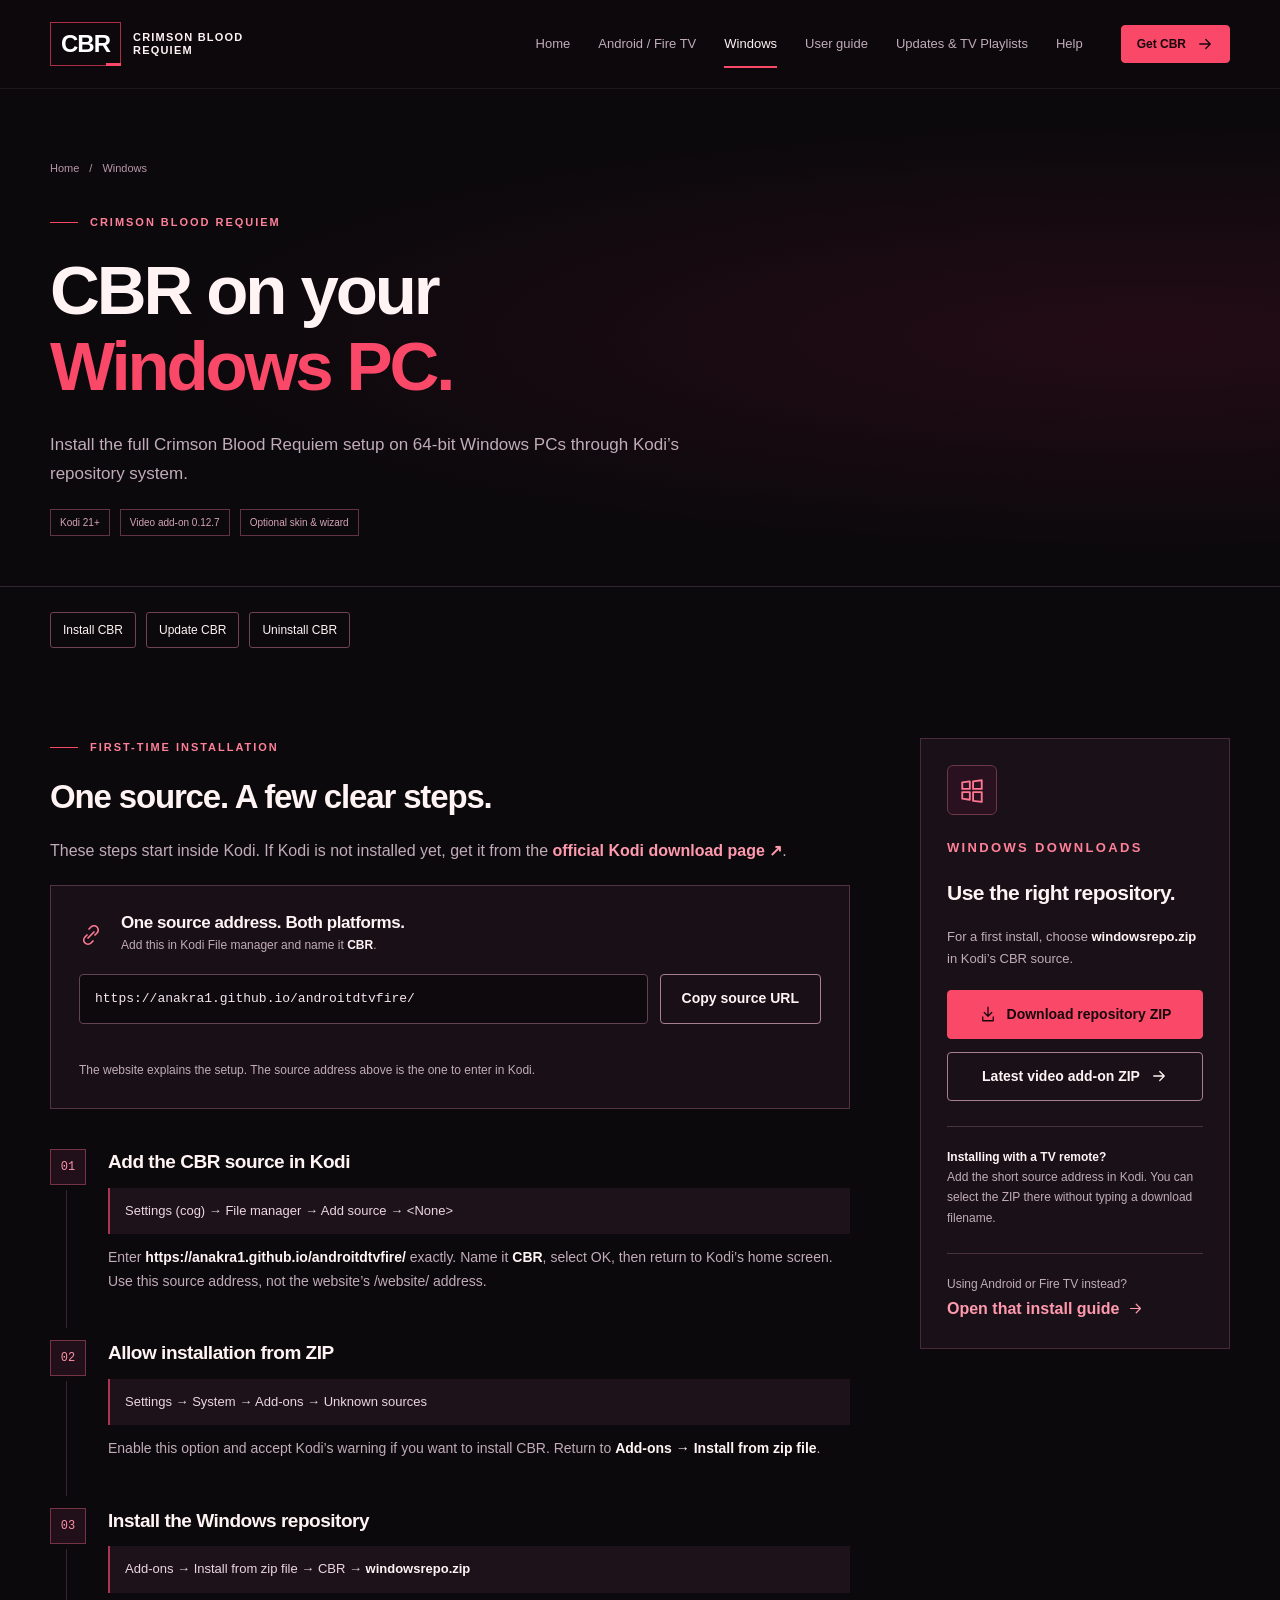
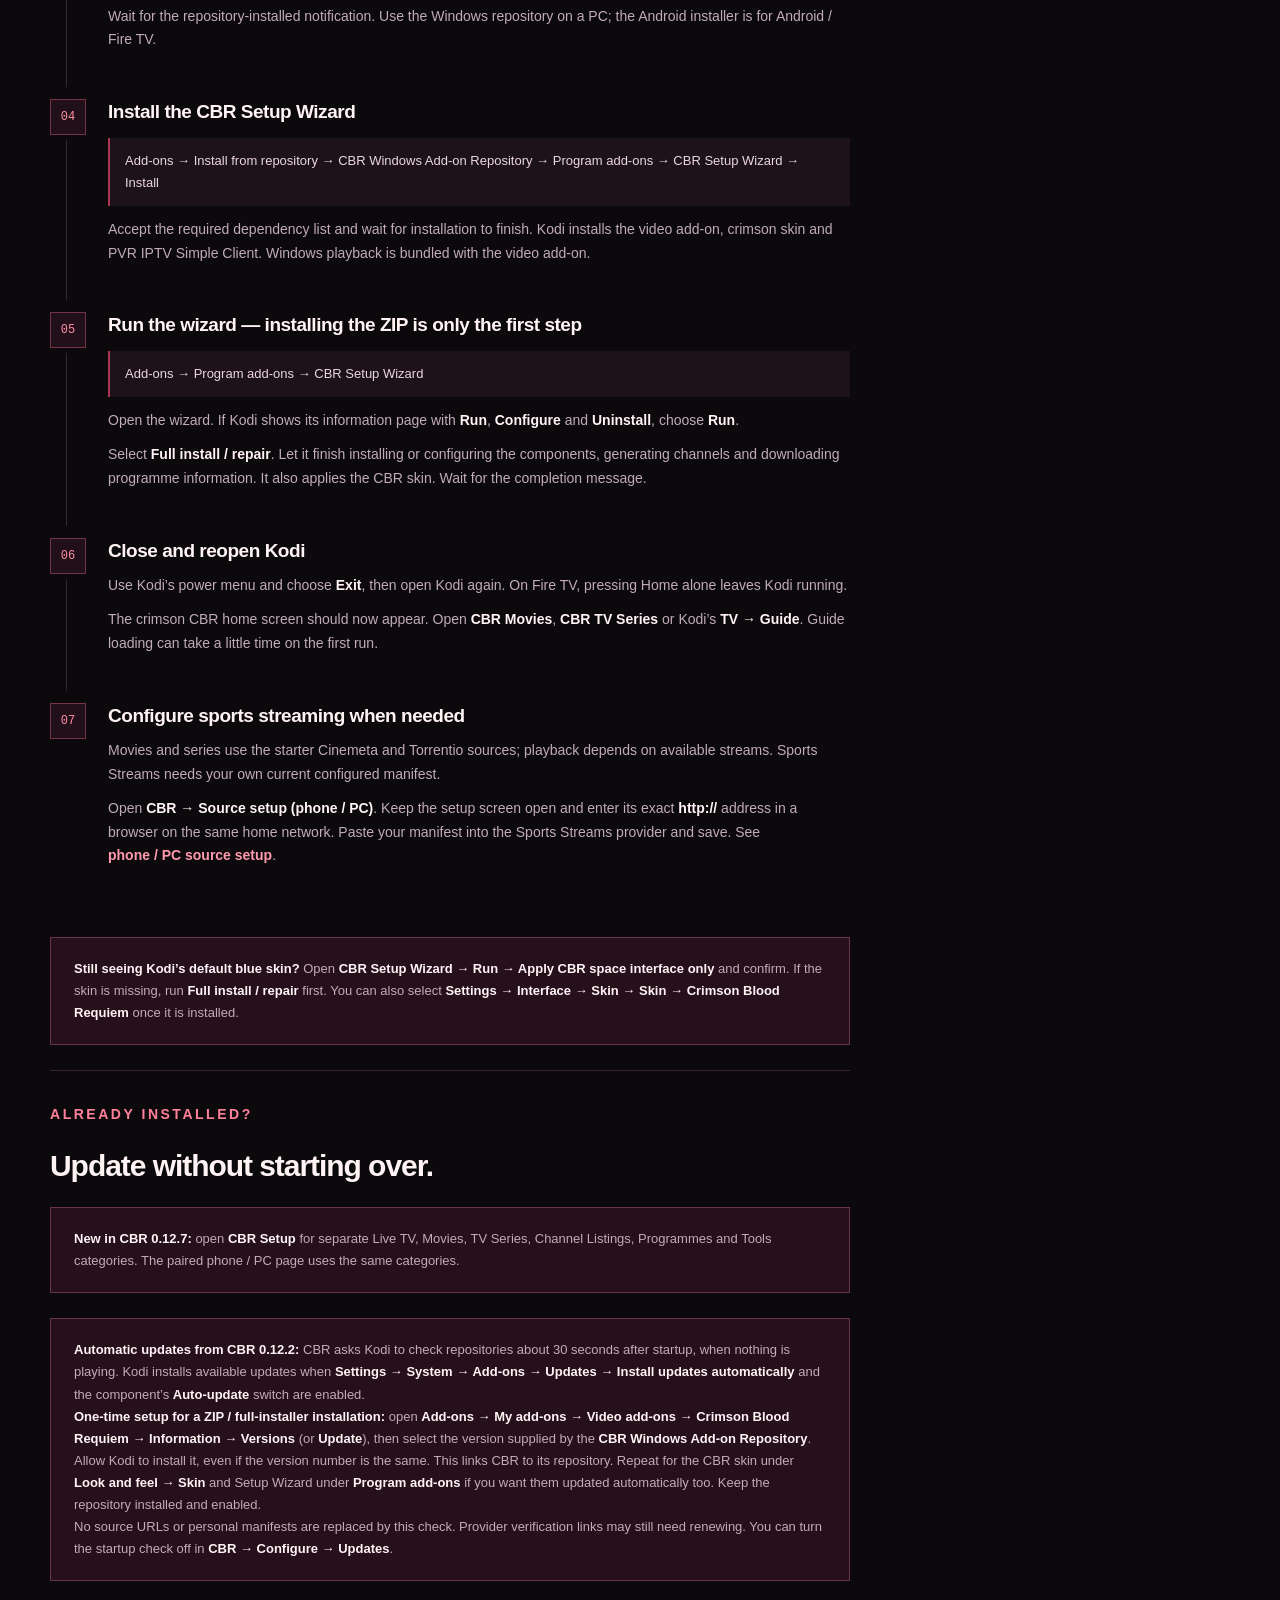
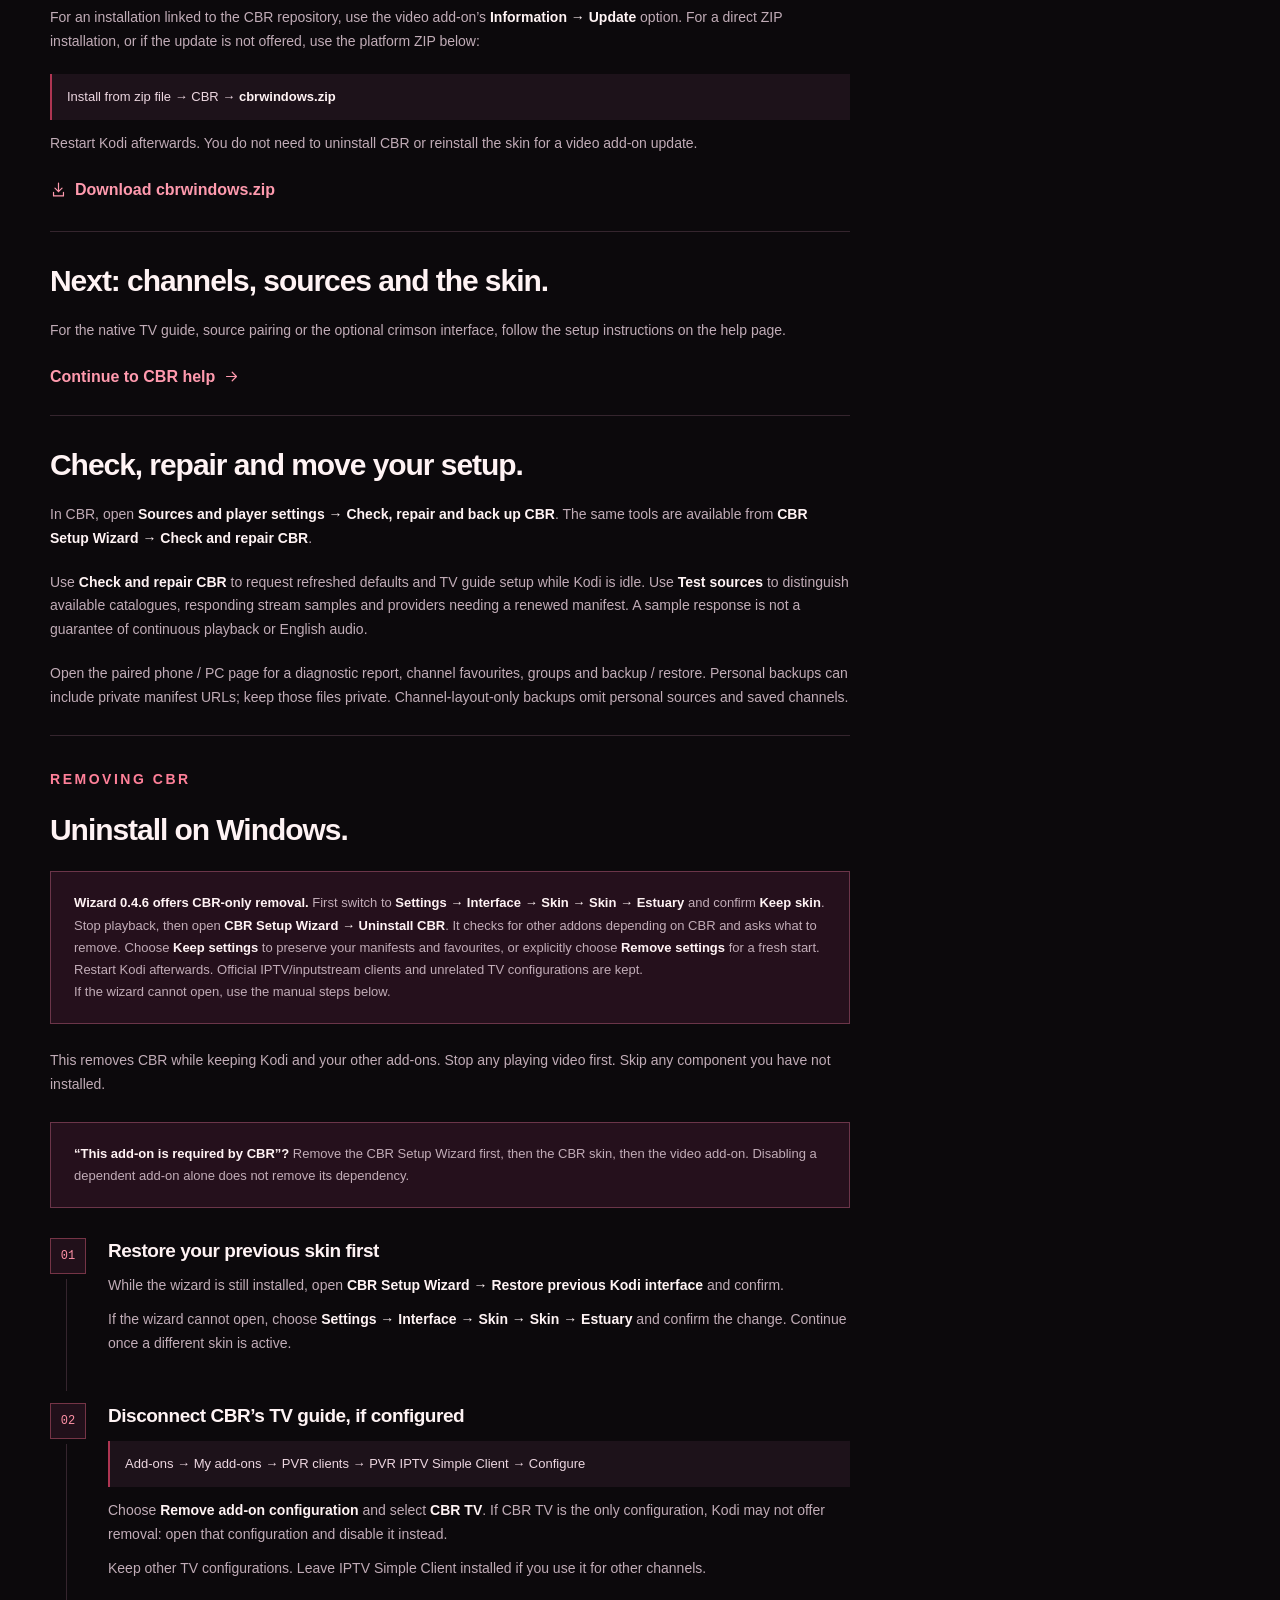
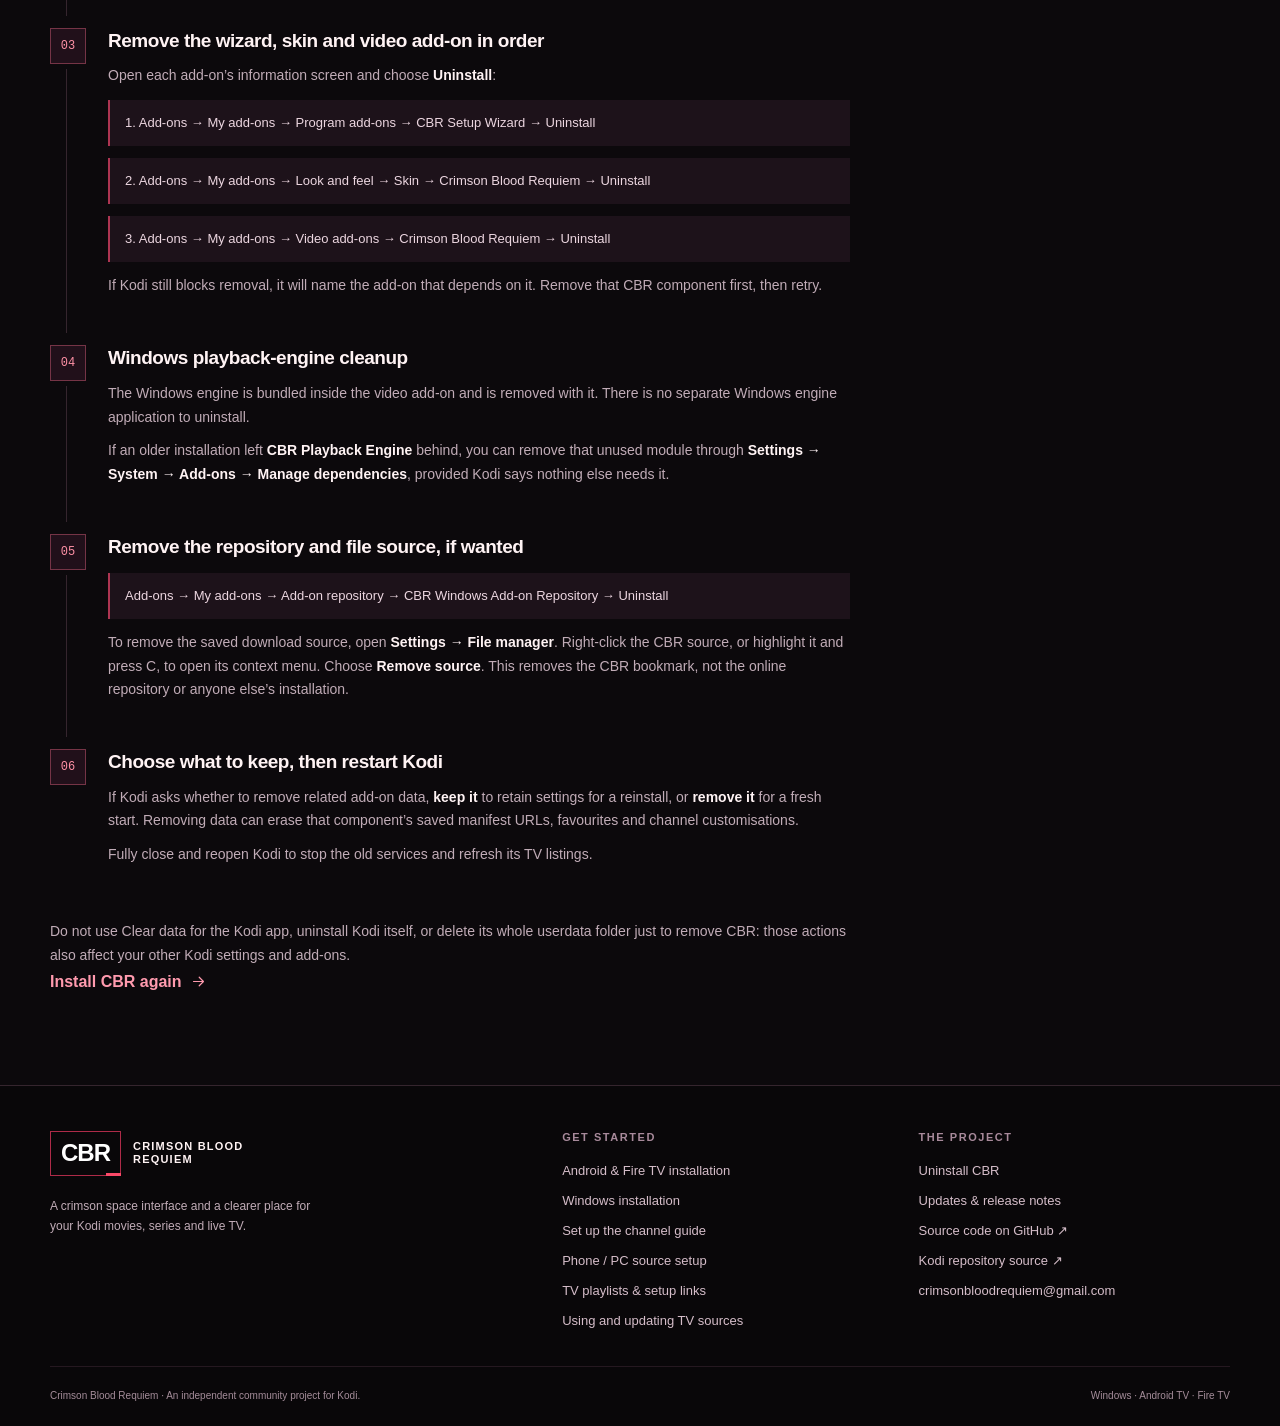
<file: website/windows.html>
<!doctype html>
<html lang="en-GB"><head><meta charset="utf-8"><meta name="viewport" content="width=device-width,initial-scale=1">
<title>Windows install, update and uninstall guide | Crimson Blood Requiem</title><meta name="description" content="Install, update or uninstall Crimson Blood Requiem on Windows, including the correct order to remove its wizard, skin and video add-on.">
<meta name="theme-color" content="#10090e"><link rel="canonical" href="https://anakra1.github.io/androitdtvfire/website/windows.html">
<meta property="og:type" content="website"><meta property="og:title" content="Windows install, update and uninstall guide | CBR"><meta property="og:description" content="Install, update or uninstall Crimson Blood Requiem on Windows, including the correct order to remove its wizard, skin and video add-on."><meta property="og:image" content="https://anakra1.github.io/androitdtvfire/website/assets/crimson-fleet.jpg"><meta property="og:url" content="https://anakra1.github.io/androitdtvfire/website/windows.html">
<link rel="icon" type="image/png" href="assets/cbr-icon.png"><link rel="stylesheet" href="assets/site.css"><script src="assets/site.js" defer></script></head>
<body><a class="skip-link" href="#main">Skip to content</a><header class="site-header"><div class="wrap header-inner"><a class="brand" href="index.html" aria-label="Crimson Blood Requiem home"><span class="brand-mark">CBR</span><span class="brand-name">Crimson Blood<br>Requiem</span></a><nav class="main-nav" aria-label="Main navigation"><a href="index.html">Home</a><a href="android.html">Android / Fire TV</a><a href="windows.html" aria-current="page">Windows</a><a href="guide.html">User guide</a><a href="updates.html">Updates &amp; TV Playlists</a><a href="help.html">Help</a></nav><div class="header-cta"><a class="button primary small" href="index.html#install">Get CBR <svg viewBox="0 0 24 24" aria-hidden="true"><path d="M5 12h14m-6-6 6 6-6 6"/></svg></a></div></div></header>
<main id="main"><section class="page-hero"><div class="wrap"><div class="breadcrumbs"><a href="index.html">Home</a><span>/</span><span>Windows</span></div><p class="eyebrow kicker">Crimson Blood Requiem</p><h1>CBR on your<br><span class="accent">Windows PC.</span></h1><p class="lead">Install the full Crimson Blood Requiem setup on 64-bit Windows PCs through Kodi’s repository system.</p><div class="pill-row"><span class="pill">Kodi 21+</span><span class="pill">Video add-on <span data-version="windows">0.12.7</span></span><span class="pill">Optional skin & wizard</span></div></div></section><nav class="wrap jump-links" aria-label="Windows guide sections"><a href="#installing">Install CBR</a><a href="#updating">Update CBR</a><a href="#uninstall">Uninstall CBR</a></nav><section class="section wrap guide-layout" id="installing"><div class="guide-body"><p class="eyebrow kicker">First-time installation</p><h2>One source. A few clear steps.</h2><p>These steps start inside Kodi. If Kodi is not installed yet, get it from the <a class="text-link" href="https://kodi.tv/download/">official Kodi download page ↗</a>.</p><div class="source-panel"><div class="source-heading"><svg viewBox="0 0 24 24" aria-hidden="true"><path d="M9 15l6-6m-7 3-2 2a4 4 0 0 0 6 6l2-2m-4-12 2-2a4 4 0 0 1 6 6l-2 2"/></svg><div><h3>One source address. Both platforms.</h3><p>Add this in Kodi File manager and name it <strong>CBR</strong>.</p></div></div>
    <div class="copy-row"><input id="install-source" aria-label="Kodi source URL" readonly value="https://anakra1.github.io/androitdtvfire/" spellcheck="false"><button class="button" type="button" data-copy="install-source" data-status="install-source-status">Copy source URL</button></div>
    <p class="copy-status" id="install-source-status" role="status" aria-live="polite"></p><p class="source-note">The website explains the setup. The source address above is the one to enter in Kodi.</p></div>
    <ol class="step-list"><li><h3>Add the CBR source in Kodi</h3><span class="path">Settings (cog) → File manager → Add source → &lt;None&gt;</span><p>Enter <strong>https://anakra1.github.io/androitdtvfire/</strong> exactly. Name it <strong>CBR</strong>, select OK, then return to Kodi’s home screen. Use this source address, not the website’s /website/ address.</p></li><li><h3>Allow installation from ZIP</h3><span class="path">Settings → System → Add-ons → Unknown sources</span><p>Enable this option and accept Kodi’s warning if you want to install CBR. Return to <strong>Add-ons → Install from zip file</strong>.</p></li><li><h3>Install the Windows repository</h3><span class="path">Add-ons → Install from zip file → CBR → <strong>windowsrepo.zip</strong></span><p>Wait for the repository-installed notification. Use the Windows repository on a PC; the Android installer is for Android / Fire TV.</p></li><li><h3>Install the CBR Setup Wizard</h3><span class="path">Add-ons → Install from repository → CBR Windows Add-on Repository → Program add-ons → CBR Setup Wizard → Install</span><p>Accept the required dependency list and wait for installation to finish. Kodi installs the video add-on, crimson skin and PVR IPTV Simple Client. Windows playback is bundled with the video add-on.</p></li><li><h3>Run the wizard — installing the ZIP is only the first step</h3><span class="path">Add-ons → Program add-ons → CBR Setup Wizard</span><p>Open the wizard. If Kodi shows its information page with <strong>Run</strong>, <strong>Configure</strong> and <strong>Uninstall</strong>, choose <strong>Run</strong>.</p><p>Select <strong>Full install / repair</strong>. Let it finish installing or configuring the components, generating channels and downloading programme information. It also applies the CBR skin. Wait for the completion message.</p></li><li><h3>Close and reopen Kodi</h3><p>Use Kodi’s power menu and choose <strong>Exit</strong>, then open Kodi again. On Fire TV, pressing Home alone leaves Kodi running.</p><p>The crimson CBR home screen should now appear. Open <strong>CBR Movies</strong>, <strong>CBR TV Series</strong> or Kodi’s <strong>TV → Guide</strong>. Guide loading can take a little time on the first run.</p></li><li><h3>Configure sports streaming when needed</h3><p>Movies and series use the starter Cinemeta and Torrentio sources; playback depends on available streams. Sports Streams needs your own current configured manifest.</p><p>Open <strong>CBR → Source setup (phone / PC)</strong>. Keep the setup screen open and enter its exact <strong>http://</strong> address in a browser on the same home network. Paste your manifest into the Sports Streams provider and save. See <a class="text-link" href="help.html#pairing">phone / PC source setup</a>.</p></li></ol>
    <div class="callout"><p><strong>Still seeing Kodi’s default blue skin?</strong> Open <strong>CBR Setup Wizard → Run → Apply CBR space interface only</strong> and confirm. If the skin is missing, run <strong>Full install / repair</strong> first. You can also select <strong>Settings → Interface → Skin → Skin → Crimson Blood Requiem</strong> once it is installed.</p></div><div class="subsection" id="updating"><p class="eyebrow">Already installed?</p><h2>Update without starting over.</h2><div class="callout"><p><strong>New in CBR 0.12.7:</strong> open <strong>CBR Setup</strong> for separate Live TV, Movies, TV Series, Channel Listings, Programmes and Tools categories. The paired phone / PC page uses the same categories.</p></div><div class="callout"><p><strong>Automatic updates from CBR 0.12.2:</strong> CBR asks Kodi to check repositories about 30 seconds after startup, when nothing is playing. Kodi installs available updates when <strong>Settings → System → Add-ons → Updates → Install updates automatically</strong> and the component’s <strong>Auto-update</strong> switch are enabled.</p><p><strong>One-time setup for a ZIP / full-installer installation:</strong> open <strong>Add-ons → My add-ons → Video add-ons → Crimson Blood Requiem → Information → Versions</strong> (or <strong>Update</strong>), then select the version supplied by the <strong>CBR Windows Add-on Repository</strong>. Allow Kodi to install it, even if the version number is the same. This links CBR to its repository. Repeat for the CBR skin under <strong>Look and feel → Skin</strong> and Setup Wizard under <strong>Program add-ons</strong> if you want them updated automatically too. Keep the repository installed and enabled.</p><p>No source URLs or personal manifests are replaced by this check. Provider verification links may still need renewing. You can turn the startup check off in <strong>CBR → Configure → Updates</strong>.</p></div><p>For an installation linked to the CBR repository, use the video add-on’s <strong>Information → Update</strong> option. For a direct ZIP installation, or if the update is not offered, use the platform ZIP below:</p><span class="path">Install from zip file → CBR → <strong>cbrwindows.zip</strong></span><p>Restart Kodi afterwards. You do not need to uninstall CBR or reinstall the skin for a video add-on update.</p><a class="text-link" href="../cbrwindows.zip" download><svg viewBox="0 0 24 24" aria-hidden="true"><path d="M12 3v12m-5-5 5 5 5-5M5 16v5h14v-5"/></svg> Download cbrwindows.zip</a></div>
    <div class="subsection"><h2>Next: channels, sources and the skin.</h2><p>For the native TV guide, source pairing or the optional crimson interface, follow the setup instructions on the help page.</p><a class="text-link" href="help.html">Continue to CBR help <svg viewBox="0 0 24 24" aria-hidden="true"><path d="M5 12h14m-6-6 6 6-6 6"/></svg></a></div><div class="subsection"><h2>Check, repair and move your setup.</h2><p>In CBR, open <strong>Sources and player settings → Check, repair and back up CBR</strong>. The same tools are available from <strong>CBR Setup Wizard → Check and repair CBR</strong>.</p><p>Use <strong>Check and repair CBR</strong> to request refreshed defaults and TV guide setup while Kodi is idle. Use <strong>Test sources</strong> to distinguish available catalogues, responding stream samples and providers needing a renewed manifest. A sample response is not a guarantee of continuous playback or English audio.</p><p>Open the paired phone / PC page for a diagnostic report, channel favourites, groups and backup / restore. Personal backups can include private manifest URLs; keep those files private. Channel-layout-only backups omit personal sources and saved channels.</p></div><section class="subsection" id="uninstall"><p class="eyebrow">Removing CBR</p><h2>Uninstall on Windows.</h2><div class="callout"><p><strong>Wizard 0.4.6 offers CBR-only removal.</strong> First switch to <strong>Settings → Interface → Skin → Skin → Estuary</strong> and confirm <strong>Keep skin</strong>. Stop playback, then open <strong>CBR Setup Wizard → Uninstall CBR</strong>. It checks for other addons depending on CBR and asks what to remove. Choose <strong>Keep settings</strong> to preserve your manifests and favourites, or explicitly choose <strong>Remove settings</strong> for a fresh start. Restart Kodi afterwards. Official IPTV/inputstream clients and unrelated TV configurations are kept.</p><p>If the wizard cannot open, use the manual steps below.</p></div><p>This removes CBR while keeping Kodi and your other add-ons. Stop any playing video first. Skip any component you have not installed.</p>
    <div class="callout"><p><strong>“This add-on is required by CBR”?</strong> Remove the CBR Setup Wizard first, then the CBR skin, then the video add-on. Disabling a dependent add-on alone does not remove its dependency.</p></div>
    <ol class="step-list"><li><h3>Restore your previous skin first</h3><p>While the wizard is still installed, open <strong>CBR Setup Wizard → Restore previous Kodi interface</strong> and confirm.</p><p>If the wizard cannot open, choose <strong>Settings → Interface → Skin → Skin → Estuary</strong> and confirm the change. Continue once a different skin is active.</p></li>
    <li><h3>Disconnect CBR’s TV guide, if configured</h3><span class="path">Add-ons → My add-ons → PVR clients → PVR IPTV Simple Client → Configure</span><p>Choose <strong>Remove add-on configuration</strong> and select <strong>CBR TV</strong>. If CBR TV is the only configuration, Kodi may not offer removal: open that configuration and disable it instead.</p><p>Keep other TV configurations. Leave IPTV Simple Client installed if you use it for other channels.</p></li>
    <li><h3>Remove the wizard, skin and video add-on in order</h3><p>Open each add-on’s information screen and choose <strong>Uninstall</strong>:</p><span class="path">1. Add-ons → My add-ons → Program add-ons → CBR Setup Wizard → Uninstall</span><span class="path">2. Add-ons → My add-ons → Look and feel → Skin → Crimson Blood Requiem → Uninstall</span><span class="path">3. Add-ons → My add-ons → Video add-ons → Crimson Blood Requiem → Uninstall</span><p>If Kodi still blocks removal, it will name the add-on that depends on it. Remove that CBR component first, then retry.</p></li>
    <li><h3>Windows playback-engine cleanup</h3><p>The Windows engine is bundled inside the video add-on and is removed with it. There is no separate Windows engine application to uninstall.</p><p>If an older installation left <strong>CBR Playback Engine</strong> behind, you can remove that unused module through <strong>Settings → System → Add-ons → Manage dependencies</strong>, provided Kodi says nothing else needs it.</p></li>
    <li><h3>Remove the repository and file source, if wanted</h3><span class="path">Add-ons → My add-ons → Add-on repository → CBR Windows Add-on Repository → Uninstall</span><p>To remove the saved download source, open <strong>Settings → File manager</strong>. Right-click the CBR source, or highlight it and press C, to open its context menu. Choose <strong>Remove source</strong>. This removes the CBR bookmark, not the online repository or anyone else’s installation.</p></li>
    <li><h3>Choose what to keep, then restart Kodi</h3><p>If Kodi asks whether to remove related add-on data, <strong>keep it</strong> to retain settings for a reinstall, or <strong>remove it</strong> for a fresh start. Removing data can erase that component’s saved manifest URLs, favourites and channel customisations.</p><p>Fully close and reopen Kodi to stop the old services and refresh its TV listings.</p></li></ol>
    <p class="source-note">Do not use Clear data for the Kodi app, uninstall Kodi itself, or delete its whole userdata folder just to remove CBR: those actions also affect your other Kodi settings and add-ons.</p><a class="text-link" href="#installing">Install CBR again <svg viewBox="0 0 24 24" aria-hidden="true"><path d="M5 12h14m-6-6 6 6-6 6"/></svg></a></section></div>
    <aside class="guide-aside" aria-label="Windows installation downloads"><div class="device-icon"><svg viewBox="0 0 24 24" aria-hidden="true"><path d="m3 5 7-1v7H3zm10-1 8-1v8h-8zM3 14h7v7l-7-1zm10 0h8v9l-8-1z"/></svg></div><p class="eyebrow" style="margin-top:22px">Windows downloads</p><h3>Use the right repository.</h3><p>For a first install, choose <strong>windowsrepo.zip</strong> in Kodi’s CBR source.</p><a class="button primary" href="../windowsrepo.zip" download><svg viewBox="0 0 24 24" aria-hidden="true"><path d="M12 3v12m-5-5 5 5 5-5M5 16v5h14v-5"/></svg> Download repository ZIP</a><a class="button" href="../cbrwindows.zip" download>Latest video add-on ZIP <svg viewBox="0 0 24 24" aria-hidden="true"><path d="M5 12h14m-6-6 6 6-6 6"/></svg></a><div class="aside-note"><p><strong>Installing with a TV remote?</strong><br>Add the short source address in Kodi. You can select the ZIP there without typing a download filename.</p></div><div class="aside-note"><p>Using Android or Fire TV instead?</p><a class="text-link" href="android.html">Open that install guide <svg viewBox="0 0 24 24" aria-hidden="true"><path d="M5 12h14m-6-6 6 6-6 6"/></svg></a></div></aside></section></main>
<footer class="site-footer"><div class="wrap"><div class="footer-grid"><div class="footer-brand"><a class="brand" href="index.html"><span class="brand-mark">CBR</span><span class="brand-name">Crimson Blood<br>Requiem</span></a><p>A crimson space interface and a clearer place for your Kodi movies, series and live TV.</p></div><div class="footer-links"><h3>Get started</h3><a href="android.html">Android & Fire TV installation</a><a href="windows.html">Windows installation</a><a href="help.html#tv-guide">Set up the channel guide</a><a href="help.html#pairing">Phone / PC source setup</a><a href="updates.html#pluto-uk">TV playlists &amp; setup links</a><a href="guide.html">Using and updating TV sources</a></div><div class="footer-links"><h3>The project</h3><a href="help.html#removing-cbr">Uninstall CBR</a><a href="updates.html#updates">Updates &amp; release notes</a><a href="https://github.com/Anakra1/androitdtvfire">Source code on GitHub ↗</a><a href="../">Kodi repository source ↗</a><a href="mailto:crimsonbloodrequiem@gmail.com">crimsonbloodrequiem@gmail.com</a></div></div><div class="footer-bottom"><span>Crimson Blood Requiem · An independent community project for Kodi.</span><span>Windows · Android TV · Fire TV</span></div></div></footer></body></html>
</file>
<file: website/assets/site.css>
:root{color-scheme:dark;--bg:#0c090c;--panel:#171116;--line:#35252e;--muted:#c1acb7;--text:#fff3f4;--red:#fa4968;--deep:#9e1634;--green:#b8e1bf;--width:1180px;font-family:"Segoe UI",Arial,sans-serif;background:var(--bg);color:var(--text)}
*{box-sizing:border-box}html{scroll-behavior:smooth;scroll-padding-top:115px}body{margin:0;font-size:16px;line-height:1.7}a{color:inherit;text-decoration:none}button,input{font:inherit}button,a,input,summary{-webkit-tap-highlight-color:transparent}button{cursor:pointer}a:focus-visible,button:focus-visible,input:focus-visible,summary:focus-visible{outline:3px solid #ff91a6;outline-offset:5px}a:hover{color:#ff9bae}img{max-width:100%;display:block}svg{width:24px;height:24px;fill:none;stroke:currentColor;stroke-width:1.7;stroke-linecap:round;stroke-linejoin:round;flex-shrink:0}h1,h2,h3,p{margin-top:0}h1,h2,h3{line-height:1.1}h1,h2{font-family:Bahnschrift,"Arial Narrow",Arial,sans-serif;font-weight:650;letter-spacing:-.045em}h1{font-size:clamp(48px,6.7vw,88px);margin-bottom:26px}h2{font-size:clamp(34px,4vw,52px);margin-bottom:22px}h3{font-size:22px;letter-spacing:-.025em}p{color:var(--muted);margin-bottom:20px}strong{color:var(--text);font-weight:600}.wrap{width:min(var(--width),calc(100% - 72px));margin-inline:auto}.eyebrow{font-size:11px;letter-spacing:.18em;font-weight:700;text-transform:uppercase;color:#ff8099;margin-bottom:22px}.kicker{display:flex;gap:12px;align-items:center}.kicker:before{content:"";width:28px;height:1px;background:var(--red)}.accent{color:var(--red)}.button{display:inline-flex;align-items:center;justify-content:center;gap:10px;padding:13px 21px;font-size:14px;font-weight:650;line-height:1.5;border:1px solid #a77f90;background:transparent;color:var(--text);border-radius:4px;transition:background .18s,border-color .18s,transform .18s}.button:hover{background:#38202b;border-color:#ff96ac;color:white;transform:translateY(-2px)}.button.primary{background:var(--red);border-color:var(--red);color:#18060c}.button.primary:hover{background:#ff7088;border-color:#ff7088}.button.small{padding:9px 15px;font-size:12px}.button svg{width:18px;height:18px}.actions{display:flex;gap:12px;flex-wrap:wrap}.text-link{font-weight:600;color:#ff9aae;display:inline-flex;align-items:center;gap:8px}.text-link svg{width:17px;height:17px}.site-header{position:sticky;top:0;z-index:20;background:#0d090dec;backdrop-filter:blur(16px);border-bottom:1px solid #ffffff12}.header-inner{display:grid;grid-template-columns:1fr auto auto;gap:38px;align-items:center;min-height:88px}.brand{display:flex;align-items:center;gap:12px;line-height:1.2}.brand-mark{font-family:Bahnschrift,Arial,sans-serif;font-size:24px;letter-spacing:-1px;font-weight:800;border:1px solid #ae2b48;padding:7px 10px;position:relative;color:#fff}.brand-mark:after{content:"";width:15px;height:3px;background:var(--red);position:absolute;right:-1px;bottom:-1px}.brand-name{max-width:120px;font-size:11px;font-weight:700;letter-spacing:.11em;text-transform:uppercase}.main-nav{display:flex;gap:28px;font-size:13px}.main-nav a{color:var(--muted);padding:30px 0;position:relative;white-space:nowrap}.main-nav a:hover,.main-nav a[aria-current=page]{color:var(--text)}.main-nav a[aria-current=page]:after{content:"";height:2px;background:var(--red);position:absolute;bottom:17px;left:0;right:0}.skip-link{position:fixed;top:-100px;left:16px;padding:12px;background:var(--red);color:black;z-index:99}.skip-link:focus{top:10px}.hero{position:relative;min-height:690px;display:flex;align-items:center;overflow:hidden;border-bottom:1px solid var(--line)}.hero-art{position:absolute;inset:0;width:100%;height:100%;object-fit:cover;object-position:center;opacity:.88;z-index:0}.hero:after{content:"";position:absolute;inset:0;background:linear-gradient(90deg,#0c090cf5 0%,#0c090cc7 27%,#0c090c35 62%,#0c090c00),linear-gradient(0deg,#0c090c 0%,transparent 22%);pointer-events:none}.hero-content{position:relative;z-index:1;padding-block:80px;max-width:var(--width)}.hero-copy{max-width:620px}.hero h1 span{display:block}.hero .lead{max-width:490px;font-size:18px;line-height:1.75}.release-tag{display:inline-flex;align-items:center;gap:9px;color:#e2c4cf;border:1px solid #ae4d6959;background:#1b0d16b3;padding:5px 11px;font-size:11px;margin-bottom:28px}.release-tag:before{content:"";width:5px;height:5px;background:var(--red);border-radius:50%}.hero-note{font-size:12px;margin:20px 0 0;color:#b49ba8}.hero-foot{position:absolute;bottom:22px;right:36px;z-index:2;font-size:10px;letter-spacing:.12em;color:#c8a8b6;text-transform:uppercase}.compat-strip{border-bottom:1px solid var(--line)}.compat-inner{display:flex;align-items:center;justify-content:space-between;gap:25px;padding-block:22px;font-size:12px;color:#cdb7c1}.compat-inner span{display:flex;align-items:center;gap:10px}.compat-inner svg{color:#e46b85;width:20px;height:20px}.section{padding-block:90px}.section-heading{display:flex;justify-content:space-between;align-items:end;gap:40px;margin-bottom:45px}.section-heading h2{margin-bottom:0}.section-heading>p{max-width:370px;font-size:15px;margin:0}.feature-grid{display:grid;grid-template-columns:repeat(2,1fr);gap:0 65px}.feature{padding:28px 0;border-top:1px solid var(--line);display:grid;grid-template-columns:38px 1fr;gap:18px}.feature>span{font-family:monospace;font-size:11px;color:#cb617a;padding-top:4px}.feature h3{font-size:21px;margin-bottom:12px}.feature p{font-size:14px;margin-bottom:0;max-width:440px}.look-section{background:#140d12;border-block:1px solid var(--line)}.look-grid{display:grid;grid-template-columns:1fr 1fr;gap:90px;align-items:center}.art-panel{position:relative;max-width:390px;margin:auto}.art-panel:before{content:"";position:absolute;inset:-28px;background:radial-gradient(#93204045,transparent 70%);pointer-events:none}.art-panel img{border-radius:16px;position:relative}.art-caption{font-size:11px;letter-spacing:.05em;text-align:center;margin:18px 0 0;color:#b997a7}.look-copy p{max-width:465px}.look-copy .text-link{margin-top:10px}.downloads{display:grid;grid-template-columns:1fr 1fr;gap:24px}.download-card{border:1px solid var(--line);background:linear-gradient(135deg,#23121d,#130e13);padding:35px;position:relative;overflow:hidden}.download-card:before{content:"";position:absolute;top:0;left:35px;width:44px;height:2px;background:var(--red)}.card-top{display:flex;justify-content:space-between;align-items:start;gap:15px;margin-bottom:32px}.device-icon{width:50px;height:50px;border:1px solid #6e3649;display:grid;place-items:center;background:#2a1120;border-radius:6px;color:#ff7792}.device-icon svg{width:26px;height:26px}.card-label{font-size:10px;text-transform:uppercase;letter-spacing:.13em;color:#c58c9f}.download-card h3{font-size:29px;margin-bottom:15px}.download-card p{font-size:14px;max-width:400px}.download-card .button{margin-top:10px}.source-panel{margin-top:30px;padding:28px;border:1px solid #543241;background:#190f16}.source-heading{display:flex;gap:18px;align-items:center;margin-bottom:18px}.source-heading svg{color:#ff7895}.source-heading h3{font-size:17px;margin-bottom:3px}.source-heading p{font-size:12px;margin:0}.copy-row{display:flex;gap:12px;align-items:stretch}.copy-row input{min-width:0;flex:1;background:#0d090d;color:#f7e5ee;border:1px solid #624253;border-radius:4px;padding:13px 15px;font-family:Consolas,monospace;font-size:13px}.copy-status{font-size:12px;color:var(--green);min-height:20px;margin:7px 0 0}.source-note{font-size:12px;margin:9px 0 0}.help-banner{display:flex;justify-content:space-between;align-items:center;gap:35px;border-top:1px solid var(--line);padding-block:45px}.help-banner h3{font-size:25px;margin-bottom:8px}.help-banner p{font-size:14px;margin:0}.site-footer{border-top:1px solid var(--line);background:#090709;padding:45px 0 22px}.footer-grid{display:grid;grid-template-columns:1.5fr 1fr 1fr;gap:45px}.footer-brand p{font-size:12px;max-width:280px;margin:20px 0}.footer-links h3{font-size:11px;text-transform:uppercase;letter-spacing:.14em;color:#a88a9b;margin-bottom:17px}.footer-links a{display:block;font-size:13px;color:#d5bdc9;margin:8px 0;overflow-wrap:anywhere}.footer-bottom{display:flex;justify-content:space-between;gap:20px;flex-wrap:wrap;border-top:1px solid #251820;padding-top:20px;margin-top:25px;font-size:10px;color:#a58d9a}.page-hero{padding:70px 0 50px;position:relative;overflow:hidden;border-bottom:1px solid var(--line);background:radial-gradient(ellipse at 90% 50%,#52112755,transparent 60%)}.page-hero .wrap{position:relative}.breadcrumbs{display:flex;gap:10px;font-size:11px;color:#b997a7;margin-bottom:35px}.breadcrumbs a:hover{color:white}.page-hero h1{font-size:clamp(44px,5.5vw,69px);max-width:850px}.page-hero .lead{max-width:650px;font-size:17px}.pill-row{display:flex;gap:10px;flex-wrap:wrap}.pill{font-size:10px;padding:4px 9px;border:1px solid #613345;color:#d5a4b7}.guide-layout{display:grid;grid-template-columns:1fr 310px;gap:70px;align-items:start}.guide-body{min-width:0}.guide-body h2{font-size:33px;letter-spacing:-.035em}.step-list{list-style:none;margin:30px 0 0;padding:0;counter-reset:steps}.step-list>li{position:relative;padding:0 0 34px 58px;counter-increment:steps}.step-list>li:not(:last-child):after{content:"";position:absolute;left:16px;top:41px;bottom:9px;width:1px;background:var(--line)}.step-list>li:before{content:counter(steps,decimal-leading-zero);position:absolute;left:0;top:0;width:34px;height:34px;border:1px solid #753446;color:#ff91a6;display:grid;place-items:center;font:12px Consolas,monospace;background:#21101a}.step-list h3{font-size:19px;line-height:1.4;margin:3px 0 10px}.step-list p{font-size:14px;margin-bottom:10px}.path{display:block;margin:12px 0;padding:12px 15px;background:#1d121a;border-left:2px solid #ae3552;color:#ecd6e0;font-size:13px;overflow-wrap:anywhere}.inline-code{padding:2px 6px;background:#2b1822;color:#ffc4d1;font-family:Consolas,monospace;font-size:.9em}.guide-body .source-panel{margin:0 0 40px}.guide-aside{border:1px solid #4a2939;background:#1a1017;padding:26px;position:sticky;top:115px}.guide-aside h3{font-size:21px}.guide-aside p{font-size:13px}.guide-aside .button{display:flex;margin:13px 0;width:100%}.aside-note{border-top:1px solid #48303d;margin-top:25px;padding-top:20px}.aside-note p{font-size:12px;margin:0}.subsection{border-top:1px solid var(--line);padding-top:32px;margin-top:25px}.subsection h2{font-size:30px}.subsection p{font-size:14px}.callout{border:1px solid #6b3549;background:#25101c;padding:20px 23px;margin:25px 0}.callout p{font-size:13px;margin:0}.jump-links{display:flex;gap:10px;flex-wrap:wrap;margin-top:25px}.jump-links a{font-size:12px;border:1px solid #704252;padding:7px 12px;border-radius:3px}.help-grid{display:grid;grid-template-columns:1fr 1fr;gap:24px}.help-topic{border:1px solid var(--line);padding:28px;background:#151015}.help-topic h2{font-size:27px}.help-topic p,.help-topic li{font-size:14px;color:var(--muted)}.help-topic ol{padding-left:20px}.help-topic li{padding:4px 0}.help-topic.wide{grid-column:1/-1}.faq-list{margin-top:25px}.faq-list details{border-bottom:1px solid var(--line);padding:20px 0}.faq-list summary{cursor:pointer;list-style:none;font-size:16px;font-weight:600;padding-right:35px;position:relative}.faq-list summary::-webkit-details-marker{display:none}.faq-list summary:after{content:"+";position:absolute;right:6px;top:0;color:#ff7c98;font-size:23px;line-height:1}.faq-list details[open] summary:after{content:"−"}.faq-list details>div{padding-top:17px;max-width:850px}.faq-list p,.faq-list li{font-size:14px}.release-row{display:grid;grid-template-columns:100px 1fr;gap:35px;padding:26px 0;border-top:1px solid var(--line)}.release-number{font-family:Consolas,monospace;font-size:17px;color:#ff8aa4}.release-row h3{font-size:20px}.release-row p{font-size:14px;margin:0}.contact-box{margin-top:40px;padding:30px;border:1px solid #663246;background:linear-gradient(110deg,#2c1220,#160e15)}.contact-box p{font-size:14px}.contact-box h3{font-size:24px}.contact-box a{overflow-wrap:anywhere}.mobile-only{display:none}
@media(min-width:1500px){.hero-art{object-position:center 48%}.hero{min-height:740px}}
@media(max-width:1000px){.header-inner{gap:22px}.brand-name{display:none}.main-nav{gap:20px}.hero{min-height:640px}.hero:after{background:linear-gradient(90deg,#0c090cf2 0%,#0c090cb0 45%,#0c090c25),linear-gradient(0deg,#0c090c,transparent 25%)}.look-grid{gap:45px}.guide-layout{gap:35px;grid-template-columns:1fr 270px}.download-card{padding:28px}.footer-grid{gap:30px}}
@media(max-width:760px){.wrap{width:calc(100% - 40px)}.header-inner{grid-template-columns:1fr auto;gap:0;min-height:110px;padding-top:12px}.brand-name{display:block;font-size:9px;max-width:110px}.brand-mark{font-size:21px;padding:5px 8px}.main-nav{grid-row:2;grid-column:1/-1;justify-content:space-between;gap:14px;font-size:12px}.main-nav a{padding:17px 0 13px}.main-nav a[aria-current=page]:after{bottom:5px}.header-cta{grid-column:2;grid-row:1}.hero{min-height:680px;align-items:start}.hero-content{padding-block:55px 65px}.hero-art{object-position:63% center;opacity:.7}.hero:after{background:linear-gradient(90deg,#0c090ce0,#0c090c65),linear-gradient(0deg,#0c090c,transparent 30%)}.hero-copy{max-width:540px}.hero h1{font-size:clamp(51px,9vw,69px)}.hero .lead{font-size:16px;max-width:400px}.hero-foot{bottom:20px;right:20px;font-size:9px}.hero .actions{gap:10px}.hero .button{font-size:13px;padding:12px 15px}.compat-inner{display:grid;grid-template-columns:1fr 1fr;gap:16px;padding-block:23px;font-size:11px}.compat-inner svg{width:17px;height:17px}.section{padding-block:58px}.section-heading{display:block;margin-bottom:30px}.section-heading>p{margin-top:20px;max-width:100%}.feature-grid{gap:0 25px}.feature{grid-template-columns:25px 1fr;gap:9px}.feature h3{font-size:18px}.feature p{font-size:13px}.look-grid{grid-template-columns:1fr;gap:40px}.art-panel{max-width:280px}.look-copy{order:-1}.downloads{grid-template-columns:1fr}.card-top{margin-bottom:22px}.download-card h3{font-size:27px}.copy-row{flex-wrap:wrap}.copy-row input{width:100%;flex-basis:100%;font-size:11px;padding-inline:9px}.copy-row .button{width:100%}.source-panel{padding:22px}.help-banner{display:block}.help-banner .button{margin-top:22px}.footer-grid{grid-template-columns:1fr 1fr;gap:25px}.footer-brand{grid-column:1/-1}.footer-brand p{max-width:100%;margin-bottom:0}.footer-bottom{font-size:10px}.page-hero{padding:45px 0 35px}.breadcrumbs{margin-bottom:25px}.page-hero h1{font-size:45px}.page-hero .lead{font-size:15px}.guide-layout{grid-template-columns:1fr;gap:35px}.guide-aside{position:static}.guide-body h2{font-size:30px}.step-list>li{padding-left:48px}.step-list h3{font-size:18px}.help-grid{grid-template-columns:1fr}.help-topic.wide{grid-column:auto}.help-topic{padding:23px}.release-row{grid-template-columns:65px 1fr;gap:18px}.contact-box{padding:23px}}
@media(max-width:380px){.hero .actions .button{width:100%}.hero{min-height:730px}.feature-grid{grid-template-columns:1fr}.brand-name{font-size:8px;max-width:96px}.header-cta .button{padding-inline:10px}.main-nav{font-size:11px}}
@media(prefers-reduced-motion:reduce){html{scroll-behavior:auto}*{transition:none!important;animation:none!important}}

/* TV sources user guide */
.user-guide .guide-body{min-width:0}.user-guide .guide-body a:not(.button){color:#ff9bae;text-decoration:underline;text-underline-offset:3px}.user-guide section[id]{scroll-margin-top:120px}.user-guide code{font-family:Consolas,monospace;font-size:.9em;overflow-wrap:anywhere;color:#ffd1db}.user-guide .guide-steps>li{margin-bottom:18px}.user-guide .source-card{border:1px solid var(--line);background:linear-gradient(120deg,#23111b,#130e13);padding:25px;margin-block:22px;border-radius:4px}.user-guide .source-card h3{font-size:25px}.user-guide .source-category{display:block;color:#ff9bae;font-size:12px;font-weight:600;letter-spacing:.06em;text-transform:uppercase;margin-bottom:8px}.user-guide .source-card .copy-row input{min-width:0;font-size:12px}.user-guide .source-card .copy-row .button{white-space:nowrap}.user-guide .source-card .copy-status{min-height:1.7em;margin-bottom:0}.user-guide .source-panel hr{border:0;border-top:1px solid var(--line);margin-block:24px}.user-guide .guide-note{font-size:13px;margin-top:28px}
@media(max-width:760px){.main-nav{flex-wrap:wrap;column-gap:14px;row-gap:0}.main-nav a{white-space:nowrap}.user-guide section[id]{scroll-margin-top:160px}.user-guide .source-card{padding:20px}.user-guide .source-card .copy-row input{font-size:11px}.user-guide .guide-aside{display:none}}

/* Updates and playlist hub */
.updates-banner{display:flex;align-items:center;justify-content:space-between;gap:24px;padding:24px 28px;margin-top:24px;border:1px solid #8e3855;border-radius:14px;background:linear-gradient(110deg,#321320,#161019)}
.updates-banner h2{margin:4px 0 8px;font-size:26px}.updates-banner p{margin:5px 0}.updates-banner .button{flex-shrink:0}
.featured-playlist{padding:26px;border:1px solid #8e3855;border-radius:14px;background:#20111a}
.release-archive{margin:24px 0;padding:18px;border:1px solid #4b2b38;border-radius:10px}.release-archive>summary{cursor:pointer;font-size:17px;font-weight:650;color:#f3c4d1}.release-archive[open]>summary{margin-bottom:24px}
.user-guide .release-row{padding-block:22px}.user-guide .release-row p{overflow-wrap:anywhere}
.main-nav{flex-wrap:wrap;row-gap:0}.main-nav a{white-space:nowrap}
@media(max-width:760px){.updates-banner{display:block;padding:22px}.updates-banner .button{margin-top:16px}.featured-playlist{padding:20px}.main-nav{justify-content:flex-start;column-gap:18px}.user-guide .release-number{font-size:18px}}

/* Pluto UK channel directory */
.channel-filters{display:grid;grid-template-columns:1fr 1fr auto;align-items:end;gap:18px;margin:28px 0}
.channel-filters label{display:block;font-weight:650;margin-bottom:8px}.channel-filters input,.channel-filters select{font:inherit;color:inherit;background:#171017;border:1px solid #805166;border-radius:8px;padding:12px;width:100%;min-height:48px}
.channel-table-wrap{overflow:auto;border:1px solid #4b2b38;border-radius:12px}.channel-list-table{width:100%;border-collapse:collapse;text-align:left}.channel-list-table caption{text-align:left;padding:16px;font-weight:650;background:#24141d}.channel-list-table th,.channel-list-table td{padding:13px 18px;border-top:1px solid #4b2b38}.channel-list-table th{color:#edb3c4;background:#201219}.channel-list-table tbody tr:nth-child(even){background:#1a1118}.channel-list-table tr[hidden]{display:none}.channel-filters input:focus,.channel-filters select:focus{outline:2px solid #ed6b8d;outline-offset:3px}
@media(max-width:760px){.channel-filters{grid-template-columns:1fr}.channel-list-table th,.channel-list-table td{padding:12px;font-size:14px}}
</file>
